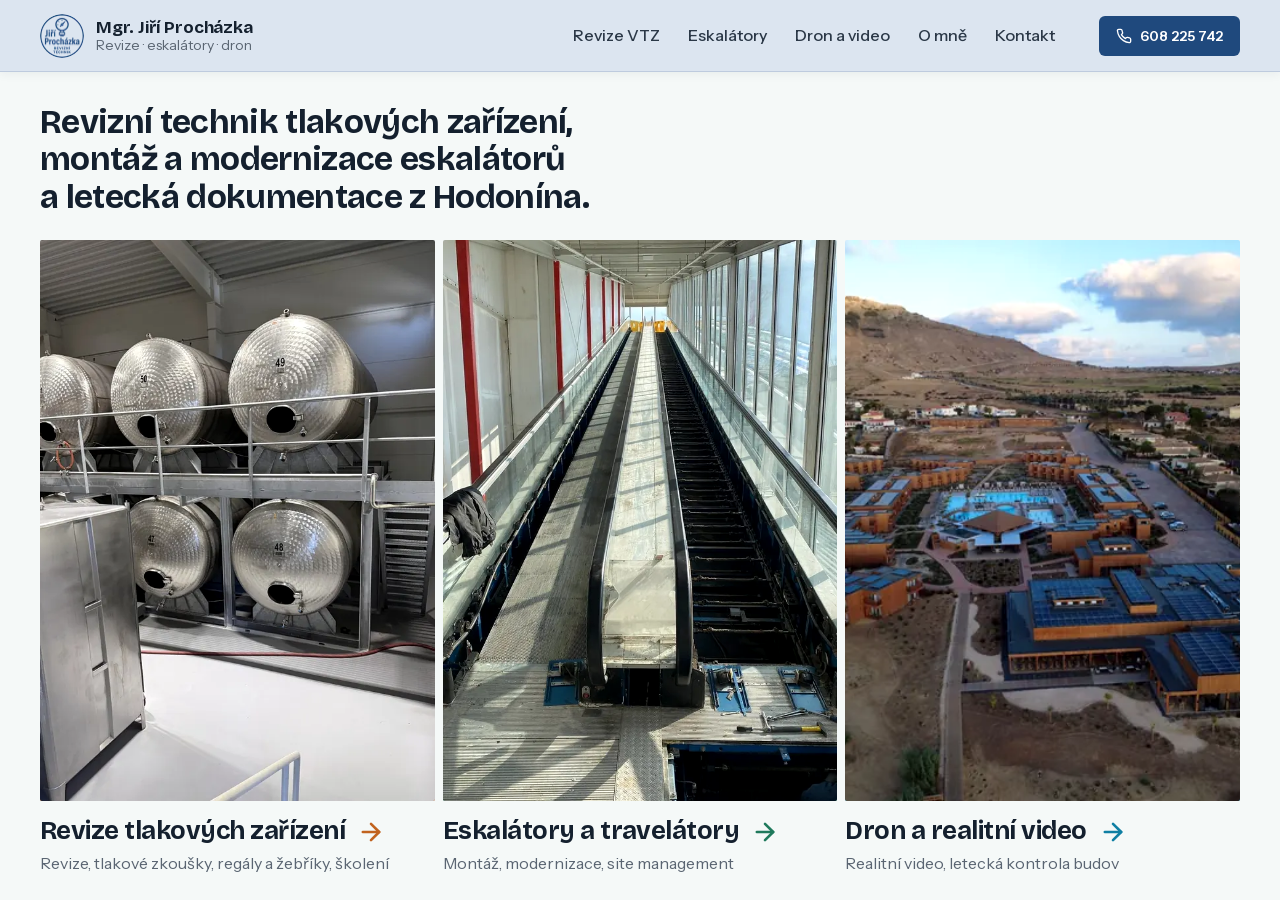
<file: index.html>
<!DOCTYPE html><html lang="cs"><head><meta charSet="utf-8"/><meta name="viewport" content="width=device-width, initial-scale=1"/><link rel="preload" href="/_next/static/media/26d0ba92e140f0dc-s.p.woff2" as="font" crossorigin="" type="font/woff2"/><link rel="preload" href="/_next/static/media/9d5a263311222317-s.p.woff2" as="font" crossorigin="" type="font/woff2"/><link rel="preload" href="/_next/static/media/adb45196eddef626-s.p.woff2" as="font" crossorigin="" type="font/woff2"/><link rel="preload" href="/_next/static/media/c7e0cf6c760983e7-s.p.woff2" as="font" crossorigin="" type="font/woff2"/><link rel="preload" as="image" href="/images/opt/logo-jp-88.webp"/><link rel="preload" as="image" imageSrcSet="/images/opt/vtz-nadoby-nerez-320.webp 320w, /images/opt/vtz-nadoby-nerez-640.webp 640w, /images/opt/vtz-nadoby-nerez-1024.webp 1024w, /images/opt/vtz-nadoby-nerez-1650.webp 1650w" imageSizes="(max-width: 899px) 100vw, 34vw" fetchPriority="high"/><link rel="preload" as="image" imageSrcSet="/images/opt/esk-travelator-koridor-320.webp 320w, /images/opt/esk-travelator-koridor-640.webp 640w, /images/opt/esk-travelator-koridor-1080.webp 1080w" imageSizes="(max-width: 899px) 100vw, 34vw" fetchPriority="high"/><link rel="preload" as="image" imageSrcSet="/images/opt/dron-dji-0034-v2-320.webp 320w, /images/opt/dron-dji-0034-v2-640.webp 640w, /images/opt/dron-dji-0034-v2-1024.webp 1024w, /images/opt/dron-dji-0034-v2-1600.webp 1600w, /images/opt/dron-dji-0034-v2-2048.webp 2048w" imageSizes="(max-width: 899px) 100vw, 34vw" fetchPriority="high"/><link rel="stylesheet" href="/_next/static/css/43b452d104a62dba.css" data-precedence="next"/><link rel="preload" as="script" fetchPriority="low" href="/_next/static/chunks/webpack-bada75e92aadddf9.js"/><script src="/_next/static/chunks/4bd1b696-dad603c0ea07dd14.js" async=""></script><script src="/_next/static/chunks/517-4344c569e0663443.js" async=""></script><script src="/_next/static/chunks/main-app-b1099514306ab924.js" async=""></script><script src="/_next/static/chunks/173-38e78c9463adde84.js" async=""></script><script src="/_next/static/chunks/app/layout-6bf4afdacef150e8.js" async=""></script><script src="/_next/static/chunks/app/page-1234e4d8355deae7.js" async=""></script><meta name="next-size-adjust" content=""/><title>Jiří Procházka | Revize tlakových zařízení, eskalátory, dron</title><meta name="description" content="Mgr. Jiří Procházka, Hodonín: revizní technik vyhrazených tlakových zařízení, montáž a modernizace eskalátorů a travelátorů, realitní video a letecká dokumentace budov dronem."/><script src="/_next/static/chunks/polyfills-42372ed130431b0a.js" noModule=""></script></head><body class="__variable_751159 __variable_0230cf"><script type="application/ld+json">{"@context":"https://schema.org","@type":"ProfessionalService","name":"Mgr. Jiří Procházka","description":"Revize tlakových zařízení, montáž a modernizace eskalátorů a travelátorů, realitní video a letecká kontrola budov dronem.","telephone":"+420608225742","email":"jprochin@seznam.cz","address":{"@type":"PostalAddress","streetAddress":"Kaskády 4434/4","addressLocality":"Hodonín","postalCode":"695 01","addressCountry":"CZ"},"url":"https://juraprochazka.cz/","areaServed":"CZ","taxID":"07675178"}</script><a class="skip-link" href="#obsah">Přeskočit na obsah</a><header class="header"><div class="container"><a class="logo" aria-label="Úvod" href="/"><img src="/images/opt/logo-jp-88.webp" alt="" width="44" height="44" style="border-radius:50%"/><span class="logo-text"><b>Mgr. Jiří Procházka</b><small>Revize · eskalátory · dron</small></span></a><nav class="nav" aria-label="Hlavní navigace"><ul><li><a href="/revize-tlakovych-zarizeni/">Revize VTZ</a></li><li><a href="/eskalatory-a-travelatory/">Eskalátory</a></li><li><a href="/dron-a-realitni-video/">Dron a video</a></li><li><a href="/o-mne/">O mně</a></li><li><a href="/kontakt/">Kontakt</a></li></ul></nav><div class="header-cta"><a class="btn btn-brand btn-sm" href="tel:+420608225742"><svg xmlns="http://www.w3.org/2000/svg" width="16" height="16" viewBox="0 0 24 24" fill="none" stroke="currentColor" stroke-width="2" stroke-linecap="round" stroke-linejoin="round" class="lucide lucide-phone" aria-hidden="true"><path d="M22 16.92v3a2 2 0 0 1-2.18 2 19.79 19.79 0 0 1-8.63-3.07 19.5 19.5 0 0 1-6-6 19.79 19.79 0 0 1-3.07-8.67A2 2 0 0 1 4.11 2h3a2 2 0 0 1 2 1.72 12.84 12.84 0 0 0 .7 2.81 2 2 0 0 1-.45 2.11L8.09 9.91a16 16 0 0 0 6 6l1.27-1.27a2 2 0 0 1 2.11-.45 12.84 12.84 0 0 0 2.81.7A2 2 0 0 1 22 16.92z"></path></svg> <!-- -->608 225 742</a></div><button type="button" class="burger" aria-expanded="false" aria-controls="mobilni-menu" aria-label="Otevřít menu"><svg xmlns="http://www.w3.org/2000/svg" width="22" height="22" viewBox="0 0 24 24" fill="none" stroke="currentColor" stroke-width="2" stroke-linecap="round" stroke-linejoin="round" class="lucide lucide-menu" aria-hidden="true"><line x1="4" x2="20" y1="12" y2="12"></line><line x1="4" x2="20" y1="6" y2="6"></line><line x1="4" x2="20" y1="18" y2="18"></line></svg></button></div></header><main class="uvod-obal" id="obsah"><div class="uvod-intro"><h1>Revizní technik tlakových zařízení, montáž a modernizace eskalátorů a letecká dokumentace z Hodonína.</h1></div><div class="uvod"><a class="dlazdice uvod-vstup" style="--karta-barva:#c1631f" href="/revize-tlakovych-zarizeni/"><div class="dlazdice-foto"><img src="/images/opt/vtz-nadoby-nerez-1650.webp" srcSet="/images/opt/vtz-nadoby-nerez-320.webp 320w, /images/opt/vtz-nadoby-nerez-640.webp 640w, /images/opt/vtz-nadoby-nerez-1024.webp 1024w, /images/opt/vtz-nadoby-nerez-1650.webp 1650w" sizes="(max-width: 899px) 100vw, 34vw" width="1650" height="2200" decoding="async" alt="Nerezové tlakové nádoby na ocelové konstrukci ve výrobní hale" fetchPriority="high" style="view-transition-name:obor-revize"/></div><div class="dlazdice-text"><h2>Revize tlakových zařízení<span class="dlazdice-sipka" aria-hidden="true"><svg xmlns="http://www.w3.org/2000/svg" width="28" height="28" viewBox="0 0 24 24" fill="none" stroke="currentColor" stroke-width="2.25" stroke-linecap="round" stroke-linejoin="round" class="lucide lucide-arrow-right"><path d="M5 12h14"></path><path d="m12 5 7 7-7 7"></path></svg></span></h2><p>Revize, tlakové zkoušky, regály a žebříky, školení</p></div></a><a class="dlazdice uvod-vstup" style="--karta-barva:#1f7a5c" href="/eskalatory-a-travelatory/"><div class="dlazdice-foto"><img src="/images/opt/esk-travelator-koridor-1080.webp" srcSet="/images/opt/esk-travelator-koridor-320.webp 320w, /images/opt/esk-travelator-koridor-640.webp 640w, /images/opt/esk-travelator-koridor-1080.webp 1080w" sizes="(max-width: 899px) 100vw, 34vw" width="1080" height="1920" decoding="async" alt="Prosklený koridor s travelátorem před dokončením montáže" fetchPriority="high" style="view-transition-name:obor-eskalatory"/></div><div class="dlazdice-text"><h2>Eskalátory a travelátory<span class="dlazdice-sipka" aria-hidden="true"><svg xmlns="http://www.w3.org/2000/svg" width="28" height="28" viewBox="0 0 24 24" fill="none" stroke="currentColor" stroke-width="2.25" stroke-linecap="round" stroke-linejoin="round" class="lucide lucide-arrow-right"><path d="M5 12h14"></path><path d="m12 5 7 7-7 7"></path></svg></span></h2><p>Montáž, modernizace, site management</p></div></a><a class="dlazdice uvod-vstup" style="--karta-barva:#0f7fa3" href="/dron-a-realitni-video/"><div class="dlazdice-foto"><img src="/images/opt/dron-dji-0034-v2-2048.webp" srcSet="/images/opt/dron-dji-0034-v2-320.webp 320w, /images/opt/dron-dji-0034-v2-640.webp 640w, /images/opt/dron-dji-0034-v2-1024.webp 1024w, /images/opt/dron-dji-0034-v2-1600.webp 1600w, /images/opt/dron-dji-0034-v2-2048.webp 2048w" sizes="(max-width: 899px) 100vw, 34vw" width="2400" height="1800" decoding="async" alt="Letecký záběr rekreačního areálu s horami na obzoru pořízený dronem" fetchPriority="high" style="view-transition-name:obor-dron"/></div><div class="dlazdice-text"><h2>Dron a realitní video<span class="dlazdice-sipka" aria-hidden="true"><svg xmlns="http://www.w3.org/2000/svg" width="28" height="28" viewBox="0 0 24 24" fill="none" stroke="currentColor" stroke-width="2.25" stroke-linecap="round" stroke-linejoin="round" class="lucide lucide-arrow-right"><path d="M5 12h14"></path><path d="m12 5 7 7-7 7"></path></svg></span></h2><p>Realitní video, letecká kontrola budov</p></div></a></div></main><script src="/_next/static/chunks/webpack-bada75e92aadddf9.js" async=""></script><script>(self.__next_f=self.__next_f||[]).push([0])</script><script>self.__next_f.push([1,"1:\"$Sreact.fragment\"\n2:I[651,[\"173\",\"static/chunks/173-38e78c9463adde84.js\",\"177\",\"static/chunks/app/layout-6bf4afdacef150e8.js\"],\"default\"]\n3:I[1229,[\"173\",\"static/chunks/173-38e78c9463adde84.js\",\"177\",\"static/chunks/app/layout-6bf4afdacef150e8.js\"],\"default\"]\n4:I[1503,[\"173\",\"static/chunks/173-38e78c9463adde84.js\",\"177\",\"static/chunks/app/layout-6bf4afdacef150e8.js\"],\"default\"]\n5:I[5244,[],\"\"]\n6:I[3866,[],\"\"]\n7:I[8173,[\"173\",\"static/chunks/173-38e78c9463adde84.js\",\"974\",\"static/chunks/app/page-1234e4d8355deae7.js\"],\"\"]\n8:I[6213,[],\"OutletBoundary\"]\na:I[6213,[],\"MetadataBoundary\"]\nc:I[6213,[],\"ViewportBoundary\"]\ne:I[4835,[],\"\"]\n:HL[\"/_next/static/media/26d0ba92e140f0dc-s.p.woff2\",\"font\",{\"crossOrigin\":\"\",\"type\":\"font/woff2\"}]\n:HL[\"/_next/static/media/9d5a263311222317-s.p.woff2\",\"font\",{\"crossOrigin\":\"\",\"type\":\"font/woff2\"}]\n:HL[\"/_next/static/media/adb45196eddef626-s.p.woff2\",\"font\",{\"crossOrigin\":\"\",\"type\":\"font/woff2\"}]\n:HL[\"/_next/static/media/c7e0cf6c760983e7-s.p.woff2\",\"font\",{\"crossOrigin\":\"\",\"type\":\"font/woff2\"}]\n:HL[\"/_next/static/css/43b452d104a62dba.css\",\"style\"]\n"])</script><script>self.__next_f.push([1,"0:{\"P\":null,\"b\":\"mbRyZZptxfHB3CLZPEpTm\",\"p\":\"\",\"c\":[\"\",\"\"],\"i\":false,\"f\":[[[\"\",{\"children\":[\"__PAGE__\",{}]},\"$undefined\",\"$undefined\",true],[\"\",[\"$\",\"$1\",\"c\",{\"children\":[[[\"$\",\"link\",\"0\",{\"rel\":\"stylesheet\",\"href\":\"/_next/static/css/43b452d104a62dba.css\",\"precedence\":\"next\",\"crossOrigin\":\"$undefined\",\"nonce\":\"$undefined\"}]],[\"$\",\"html\",null,{\"lang\":\"cs\",\"children\":[\"$\",\"body\",null,{\"className\":\"__variable_751159 __variable_0230cf\",\"children\":[[\"$\",\"script\",null,{\"type\":\"application/ld+json\",\"dangerouslySetInnerHTML\":{\"__html\":\"{\\\"@context\\\":\\\"https://schema.org\\\",\\\"@type\\\":\\\"ProfessionalService\\\",\\\"name\\\":\\\"Mgr. Jiří Procházka\\\",\\\"description\\\":\\\"Revize tlakových zařízení, montáž a modernizace eskalátorů a travelátorů, realitní video a letecká kontrola budov dronem.\\\",\\\"telephone\\\":\\\"+420608225742\\\",\\\"email\\\":\\\"jprochin@seznam.cz\\\",\\\"address\\\":{\\\"@type\\\":\\\"PostalAddress\\\",\\\"streetAddress\\\":\\\"Kaskády 4434/4\\\",\\\"addressLocality\\\":\\\"Hodonín\\\",\\\"postalCode\\\":\\\"695 01\\\",\\\"addressCountry\\\":\\\"CZ\\\"},\\\"url\\\":\\\"https://juraprochazka.cz/\\\",\\\"areaServed\\\":\\\"CZ\\\",\\\"taxID\\\":\\\"07675178\\\"}\"}}],[\"$\",\"$L2\",null,{}],[\"$\",\"a\",null,{\"className\":\"skip-link\",\"href\":\"#obsah\",\"children\":\"Přeskočit na obsah\"}],[\"$\",\"header\",null,{\"className\":\"header\",\"children\":[\"$\",\"div\",null,{\"className\":\"container\",\"children\":[[\"$\",\"$L3\",null,{}],[\"$\",\"$L4\",null,{\"nav\":[{\"href\":\"/revize-tlakovych-zarizeni/\",\"label\":\"Revize VTZ\"},{\"href\":\"/eskalatory-a-travelatory/\",\"label\":\"Eskalátory\"},{\"href\":\"/dron-a-realitni-video/\",\"label\":\"Dron a video\"},{\"href\":\"/o-mne/\",\"label\":\"O mně\"},{\"href\":\"/kontakt/\",\"label\":\"Kontakt\"}],\"tel\":\"608 225 742\",\"telIntl\":\"+420608225742\",\"email\":\"jprochin@seznam.cz\"}]]}]}],[\"$\",\"$L5\",null,{\"parallelRouterKey\":\"children\",\"segmentPath\":[\"children\"],\"error\":\"$undefined\",\"errorStyles\":\"$undefined\",\"errorScripts\":\"$undefined\",\"template\":[\"$\",\"$L6\",null,{}],\"templateStyles\":\"$undefined\",\"templateScripts\":\"$undefined\",\"notFound\":[[],[[\"$\",\"main\",null,{\"id\":\"obsah\",\"className\":\"section\",\"style\":{\"minHeight\":\"60svh\"},\"children\":[\"$\",\"div\",null,{\"className\":\"container text-blok\",\"children\":[[\"$\",\"h1\",null,{\"style\":{\"fontSize\":\"var(--fs-2xl)\"},\"children\":\"Stránka nenalezena\"}],[\"$\",\"p\",null,{\"children\":\"Tahle adresa na webu není. Vyberte obor na úvodní stránce nebo mi rovnou zavolejte.\"}],[\"$\",\"$L7\",null,{\"href\":\"/\",\"className\":\"btn btn-brand\",\"children\":\"Na úvod\"}]]}]}],[\"$\",\"footer\",null,{\"className\":\"footer\",\"children\":[[\"$\",\"div\",null,{\"className\":\"container\",\"children\":[[\"$\",\"div\",null,{\"children\":[[\"$\",\"h3\",null,{\"children\":\"Mgr. Jiří Procházka\"}],[\"$\",\"p\",null,{\"children\":\"Revizní technik vyhrazených tlakových zařízení. Montáž a modernizace eskalátorů a travelátorů. Realitní video a letecká dokumentace budov dronem.\"}],[\"$\",\"p\",null,{\"style\":{\"marginTop\":\"var(--sp-3)\"},\"children\":[\"Kaskády 4434/4, 695 01 Hodonín\",[\"$\",\"br\",null,{}],\"IČO \",\"07675178\",\", fyzická osoba podnikající podle živnostenského zákona\"]}]]}],[\"$\",\"div\",null,{\"children\":[[\"$\",\"h3\",null,{\"children\":\"Obory\"}],[\"$\",\"ul\",null,{\"children\":[[\"$\",\"li\",\"revize\",{\"children\":[\"$\",\"$L7\",null,{\"href\":\"/revize-tlakovych-zarizeni/\",\"children\":\"Revize tlakových zařízení\"}]}],[\"$\",\"li\",\"eskalatory\",{\"children\":[\"$\",\"$L7\",null,{\"href\":\"/eskalatory-a-travelatory/\",\"children\":\"Eskalátory a travelátory\"}]}],[\"$\",\"li\",\"dron\",{\"children\":[\"$\",\"$L7\",null,{\"href\":\"/dron-a-realitni-video/\",\"children\":\"Dron a realitní video\"}]}]]}]]}],[\"$\",\"div\",null,{\"children\":[[\"$\",\"h3\",null,{\"children\":\"Kontakt\"}],[\"$\",\"ul\",null,{\"children\":[[\"$\",\"li\",null,{\"children\":[\"$\",\"a\",null,{\"href\":\"tel:+420608225742\",\"children\":\"608 225 742\"}]}],[\"$\",\"li\",null,{\"children\":[\"$\",\"a\",null,{\"href\":\"mailto:jprochin@seznam.cz\",\"children\":\"jprochin@seznam.cz\"}]}],[\"$\",\"li\",null,{\"children\":[\"$\",\"$L7\",null,{\"href\":\"/o-mne/\",\"children\":\"O mně a osvědčení\"}]}],[\"$\",\"li\",null,{\"children\":[\"$\",\"$L7\",null,{\"href\":\"/gdpr/\",\"children\":\"Ochrana osobních údajů\"}]}]]}]]}]]}],[\"$\",\"div\",null,{\"className\":\"footer-pata\",\"children\":[[\"$\",\"span\",null,{\"children\":[\"© \",2026,\" \",\"Mgr. Jiří Procházka\"]}],[\"$\",\"span\",null,{\"children\":\"Web neukládá cookies a nepoužívá sledovací nástroje.\"}]]}]]}]]],\"forbidden\":\"$undefined\",\"unauthorized\":\"$undefined\"}]]}]}]]}],{\"children\":[\"__PAGE__\",[\"$\",\"$1\",\"c\",{\"children\":[[\"$\",\"main\",null,{\"className\":\"uvod-obal\",\"id\":\"obsah\",\"children\":[[\"$\",\"div\",null,{\"className\":\"uvod-intro\",\"children\":[\"$\",\"h1\",null,{\"children\":\"Revizní technik tlakových zařízení, montáž a modernizace eskalátorů a letecká dokumentace z Hodonína.\"}]}],[\"$\",\"div\",null,{\"className\":\"uvod\",\"children\":[[\"$\",\"$L7\",\"revize\",{\"href\":\"/revize-tlakovych-zarizeni/\",\"className\":\"dlazdice uvod-vstup\",\"style\":{\"--karta-barva\":\"#c1631f\"},\"children\":[[\"$\",\"div\",null,{\"className\":\"dlazdice-foto\",\"children\":[\"$\",\"img\",null,{\"src\":\"/images/opt/vtz-nadoby-nerez-1650.webp\",\"srcSet\":\"/images/opt/vtz-nadoby-nerez-320.webp 320w, /images/opt/vtz-nadoby-nerez-640.webp 640w, /images/opt/vtz-nadoby-nerez-1024.webp 1024w, /images/opt/vtz-nadoby-nerez-1650.webp 1650w\",\"sizes\":\"(max-width: 899px) 100vw, 34vw\",\"width\":1650,\"height\":2200,\"decoding\":\"async\",\"alt\":\"Nerezové tlakové nádoby na ocelové konstrukci ve výrobní hale\",\"fetchPriority\":\"high\",\"style\":{\"viewTransitionName\":\"obor-revize\"}}]}],[\"$\",\"div\",null,{\"className\":\"dlazdice-text\",\"children\":[[\"$\",\"h2\",null,{\"children\":[\"Revize tlakových zařízení\",[\"$\",\"span\",null,{\"className\":\"dlazdice-sipka\",\"aria-hidden\":true,\"children\":[\"$\",\"svg\",null,{\"ref\":\"$undefined\",\"xmlns\":\"http://www.w3.org/2000/svg\",\"width\":28,\"height\":28,\"viewBox\":\"0 0 24 24\",\"fill\":\"none\",\"stroke\":\"currentColor\",\"strokeWidth\":2.25,\"strokeLinecap\":\"round\",\"strokeLinejoin\":\"round\",\"className\":\"lucide lucide-arrow-right\",\"children\":[[\"$\",\"path\",\"1ays0h\",{\"d\":\"M5 12h14\"}],[\"$\",\"path\",\"xquz4c\",{\"d\":\"m12 5 7 7-7 7\"}],\"$undefined\"]}]}]]}],[\"$\",\"p\",null,{\"children\":\"Revize, tlakové zkoušky, regály a žebříky, školení\"}]]}]]}],[\"$\",\"$L7\",\"eskalatory\",{\"href\":\"/eskalatory-a-travelatory/\",\"className\":\"dlazdice uvod-vstup\",\"style\":{\"--karta-barva\":\"#1f7a5c\"},\"children\":[[\"$\",\"div\",null,{\"className\":\"dlazdice-foto\",\"children\":[\"$\",\"img\",null,{\"src\":\"/images/opt/esk-travelator-koridor-1080.webp\",\"srcSet\":\"/images/opt/esk-travelator-koridor-320.webp 320w, /images/opt/esk-travelator-koridor-640.webp 640w, /images/opt/esk-travelator-koridor-1080.webp 1080w\",\"sizes\":\"(max-width: 899px) 100vw, 34vw\",\"width\":1080,\"height\":1920,\"decoding\":\"async\",\"alt\":\"Prosklený koridor s travelátorem před dokončením montáže\",\"fetchPriority\":\"high\",\"style\":{\"viewTransitionName\":\"obor-eskalatory\"}}]}],[\"$\",\"div\",null,{\"className\":\"dlazdice-text\",\"children\":[[\"$\",\"h2\",null,{\"children\":[\"Eskalátory a travelátory\",[\"$\",\"span\",null,{\"className\":\"dlazdice-sipka\",\"aria-hidden\":true,\"children\":[\"$\",\"svg\",null,{\"ref\":\"$undefined\",\"xmlns\":\"http://www.w3.org/2000/svg\",\"width\":28,\"height\":28,\"viewBox\":\"0 0 24 24\",\"fill\":\"none\",\"stroke\":\"currentColor\",\"strokeWidth\":2.25,\"strokeLinecap\":\"round\",\"strokeLinejoin\":\"round\",\"className\":\"lucide lucide-arrow-right\",\"children\":[[\"$\",\"path\",\"1ays0h\",{\"d\":\"M5 12h14\"}],[\"$\",\"path\",\"xquz4c\",{\"d\":\"m12 5 7 7-7 7\"}],\"$undefined\"]}]}]]}],[\"$\",\"p\",null,{\"children\":\"Montáž, modernizace, site management\"}]]}]]}],[\"$\",\"$L7\",\"dron\",{\"href\":\"/dron-a-realitni-video/\",\"className\":\"dlazdice uvod-vstup\",\"style\":{\"--karta-barva\":\"#0f7fa3\"},\"children\":[[\"$\",\"div\",null,{\"className\":\"dlazdice-foto\",\"children\":[\"$\",\"img\",null,{\"src\":\"/images/opt/dron-dji-0034-v2-2048.webp\",\"srcSet\":\"/images/opt/dron-dji-0034-v2-320.webp 320w, /images/opt/dron-dji-0034-v2-640.webp 640w, /images/opt/dron-dji-0034-v2-1024.webp 1024w, /images/opt/dron-dji-0034-v2-1600.webp 1600w, /images/opt/dron-dji-0034-v2-2048.webp 2048w\",\"sizes\":\"(max-width: 899px) 100vw, 34vw\",\"width\":2400,\"height\":1800,\"decoding\":\"async\",\"alt\":\"Letecký záběr rekreačního areálu s horami na obzoru pořízený dronem\",\"fetchPriority\":\"high\",\"style\":{\"viewTransitionName\":\"obor-dron\"}}]}],[\"$\",\"div\",null,{\"className\":\"dlazdice-text\",\"children\":[[\"$\",\"h2\",null,{\"children\":[\"Dron a realitní video\",[\"$\",\"span\",null,{\"className\":\"dlazdice-sipka\",\"aria-hidden\":true,\"children\":[\"$\",\"svg\",null,{\"ref\":\"$undefined\",\"xmlns\":\"http://www.w3.org/2000/svg\",\"width\":28,\"height\":28,\"viewBox\":\"0 0 24 24\",\"fill\":\"none\",\"stroke\":\"currentColor\",\"strokeWidth\":2.25,\"strokeLinecap\":\"round\",\"strokeLinejoin\":\"round\",\"className\":\"lucide lucide-arrow-right\",\"children\":[[\"$\",\"path\",\"1ays0h\",{\"d\":\"M5 12h14\"}],[\"$\",\"path\",\"xquz4c\",{\"d\":\"m12 5 7 7-7 7\"}],\"$undefined\"]}]}]]}],[\"$\",\"p\",null,{\"children\":\"Realitní video, letecká kontrola budov\"}]]}]]}]]}]]}],null,[\"$\",\"$L8\",null,{\"children\":\"$L9\"}]]}],{},null,false]},null,false],[\"$\",\"$1\",\"h\",{\"children\":[null,[\"$\",\"$1\",\"7EFSHxOi3lSS1ZcMwG-FJ\",{\"children\":[[\"$\",\"$La\",null,{\"children\":\"$Lb\"}],[\"$\",\"$Lc\",null,{\"children\":\"$Ld\"}],[\"$\",\"meta\",null,{\"name\":\"next-size-adjust\",\"content\":\"\"}]]}]]}],false]],\"m\":\"$undefined\",\"G\":[\"$e\",\"$undefined\"],\"s\":false,\"S\":true}\n"])</script><script>self.__next_f.push([1,"d:[[\"$\",\"meta\",\"0\",{\"name\":\"viewport\",\"content\":\"width=device-width, initial-scale=1\"}]]\nb:[[\"$\",\"meta\",\"0\",{\"charSet\":\"utf-8\"}],[\"$\",\"title\",\"1\",{\"children\":\"Jiří Procházka | Revize tlakových zařízení, eskalátory, dron\"}],[\"$\",\"meta\",\"2\",{\"name\":\"description\",\"content\":\"Mgr. Jiří Procházka, Hodonín: revizní technik vyhrazených tlakových zařízení, montáž a modernizace eskalátorů a travelátorů, realitní video a letecká dokumentace budov dronem.\"}]]\n"])</script><script>self.__next_f.push([1,"9:null\n"])</script></body></html>
</file>
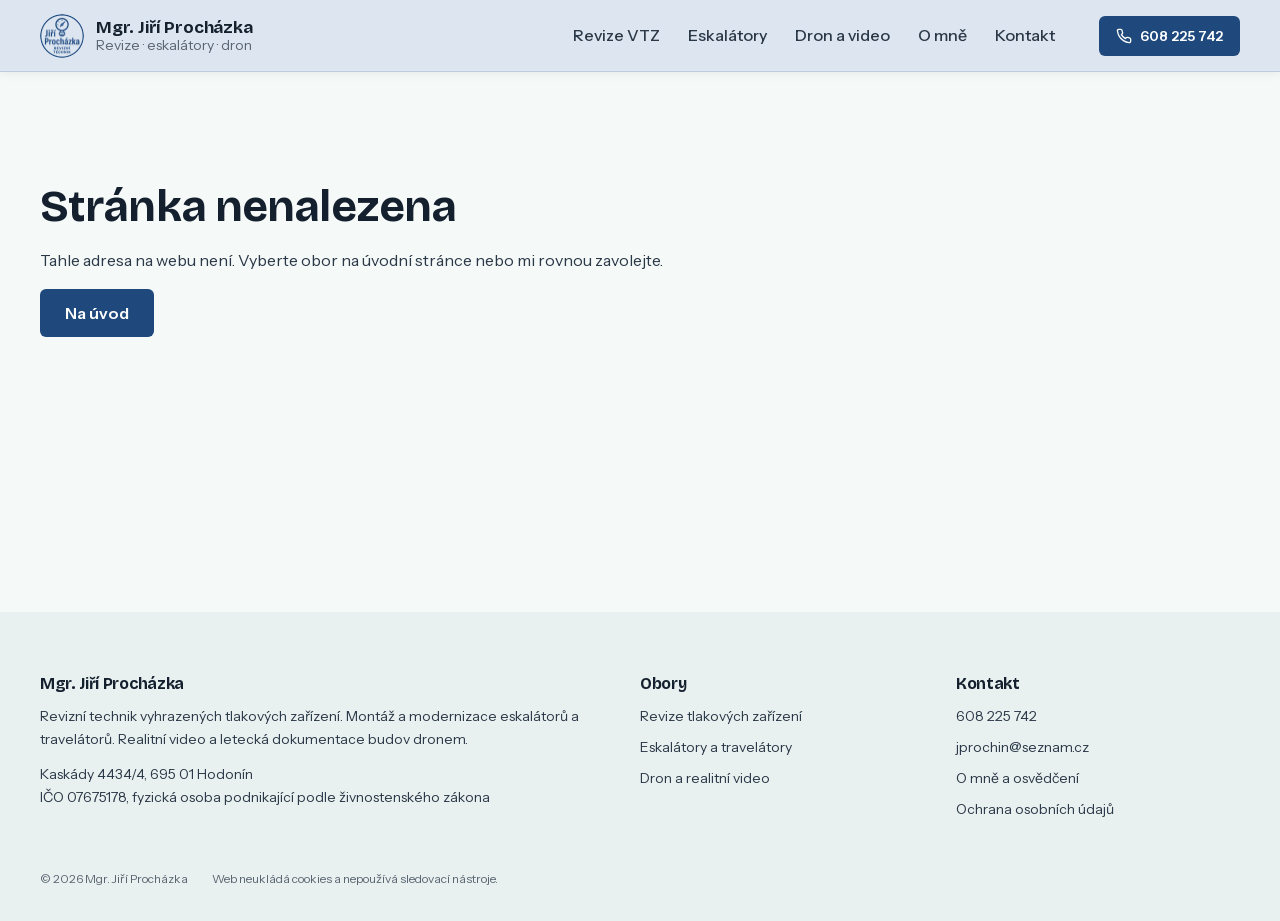
<file: 404/index.html>
<!DOCTYPE html><html lang="cs"><head><meta charSet="utf-8"/><meta name="viewport" content="width=device-width, initial-scale=1"/><link rel="preload" href="/_next/static/media/26d0ba92e140f0dc-s.p.woff2" as="font" crossorigin="" type="font/woff2"/><link rel="preload" href="/_next/static/media/9d5a263311222317-s.p.woff2" as="font" crossorigin="" type="font/woff2"/><link rel="preload" href="/_next/static/media/adb45196eddef626-s.p.woff2" as="font" crossorigin="" type="font/woff2"/><link rel="preload" href="/_next/static/media/c7e0cf6c760983e7-s.p.woff2" as="font" crossorigin="" type="font/woff2"/><link rel="preload" as="image" href="/images/opt/logo-jp-88.webp"/><link rel="stylesheet" href="/_next/static/css/43b452d104a62dba.css" data-precedence="next"/><link rel="preload" as="script" fetchPriority="low" href="/_next/static/chunks/webpack-bada75e92aadddf9.js"/><script src="/_next/static/chunks/4bd1b696-dad603c0ea07dd14.js" async=""></script><script src="/_next/static/chunks/517-4344c569e0663443.js" async=""></script><script src="/_next/static/chunks/main-app-b1099514306ab924.js" async=""></script><script src="/_next/static/chunks/173-38e78c9463adde84.js" async=""></script><script src="/_next/static/chunks/app/layout-6bf4afdacef150e8.js" async=""></script><script src="/_next/static/chunks/app/page-1234e4d8355deae7.js" async=""></script><meta name="robots" content="noindex"/><meta name="next-size-adjust" content=""/><title>Jiří Procházka | Revize tlakových zařízení, eskalátory, dron</title><meta name="description" content="Mgr. Jiří Procházka, Hodonín: revizní technik vyhrazených tlakových zařízení, montáž a modernizace eskalátorů a travelátorů, realitní video a letecká dokumentace budov dronem."/><script src="/_next/static/chunks/polyfills-42372ed130431b0a.js" noModule=""></script></head><body class="__variable_751159 __variable_0230cf"><script type="application/ld+json">{"@context":"https://schema.org","@type":"ProfessionalService","name":"Mgr. Jiří Procházka","description":"Revize tlakových zařízení, montáž a modernizace eskalátorů a travelátorů, realitní video a letecká kontrola budov dronem.","telephone":"+420608225742","email":"jprochin@seznam.cz","address":{"@type":"PostalAddress","streetAddress":"Kaskády 4434/4","addressLocality":"Hodonín","postalCode":"695 01","addressCountry":"CZ"},"url":"https://juraprochazka.cz/","areaServed":"CZ","taxID":"07675178"}</script><a class="skip-link" href="#obsah">Přeskočit na obsah</a><header class="header"><div class="container"><a class="logo" aria-label="Úvod" href="/"><img src="/images/opt/logo-jp-88.webp" alt="" width="44" height="44" style="border-radius:50%"/><span class="logo-text"><b>Mgr. Jiří Procházka</b><small>Revize · eskalátory · dron</small></span></a><nav class="nav" aria-label="Hlavní navigace"><ul><li><a href="/revize-tlakovych-zarizeni/">Revize VTZ</a></li><li><a href="/eskalatory-a-travelatory/">Eskalátory</a></li><li><a href="/dron-a-realitni-video/">Dron a video</a></li><li><a href="/o-mne/">O mně</a></li><li><a href="/kontakt/">Kontakt</a></li></ul></nav><div class="header-cta"><a class="btn btn-brand btn-sm" href="tel:+420608225742"><svg xmlns="http://www.w3.org/2000/svg" width="16" height="16" viewBox="0 0 24 24" fill="none" stroke="currentColor" stroke-width="2" stroke-linecap="round" stroke-linejoin="round" class="lucide lucide-phone" aria-hidden="true"><path d="M22 16.92v3a2 2 0 0 1-2.18 2 19.79 19.79 0 0 1-8.63-3.07 19.5 19.5 0 0 1-6-6 19.79 19.79 0 0 1-3.07-8.67A2 2 0 0 1 4.11 2h3a2 2 0 0 1 2 1.72 12.84 12.84 0 0 0 .7 2.81 2 2 0 0 1-.45 2.11L8.09 9.91a16 16 0 0 0 6 6l1.27-1.27a2 2 0 0 1 2.11-.45 12.84 12.84 0 0 0 2.81.7A2 2 0 0 1 22 16.92z"></path></svg> <!-- -->608 225 742</a></div><button type="button" class="burger" aria-expanded="false" aria-controls="mobilni-menu" aria-label="Otevřít menu"><svg xmlns="http://www.w3.org/2000/svg" width="22" height="22" viewBox="0 0 24 24" fill="none" stroke="currentColor" stroke-width="2" stroke-linecap="round" stroke-linejoin="round" class="lucide lucide-menu" aria-hidden="true"><line x1="4" x2="20" y1="12" y2="12"></line><line x1="4" x2="20" y1="6" y2="6"></line><line x1="4" x2="20" y1="18" y2="18"></line></svg></button></div></header><main id="obsah" class="section" style="min-height:60svh"><div class="container text-blok"><h1 style="font-size:var(--fs-2xl)">Stránka nenalezena</h1><p>Tahle adresa na webu není. Vyberte obor na úvodní stránce nebo mi rovnou zavolejte.</p><a class="btn btn-brand" href="/">Na úvod</a></div></main><footer class="footer"><div class="container"><div><h3>Mgr. Jiří Procházka</h3><p>Revizní technik vyhrazených tlakových zařízení. Montáž a modernizace eskalátorů a travelátorů. Realitní video a letecká dokumentace budov dronem.</p><p style="margin-top:var(--sp-3)">Kaskády 4434/4, 695 01 Hodonín<br/>IČO <!-- -->07675178<!-- -->, fyzická osoba podnikající podle živnostenského zákona</p></div><div><h3>Obory</h3><ul><li><a href="/revize-tlakovych-zarizeni/">Revize tlakových zařízení</a></li><li><a href="/eskalatory-a-travelatory/">Eskalátory a travelátory</a></li><li><a href="/dron-a-realitni-video/">Dron a realitní video</a></li></ul></div><div><h3>Kontakt</h3><ul><li><a href="tel:+420608225742">608 225 742</a></li><li><a href="mailto:jprochin@seznam.cz">jprochin@seznam.cz</a></li><li><a href="/o-mne/">O mně a osvědčení</a></li><li><a href="/gdpr/">Ochrana osobních údajů</a></li></ul></div></div><div class="footer-pata"><span>© <!-- -->2026<!-- --> <!-- -->Mgr. Jiří Procházka</span><span>Web neukládá cookies a nepoužívá sledovací nástroje.</span></div></footer><script src="/_next/static/chunks/webpack-bada75e92aadddf9.js" async=""></script><script>(self.__next_f=self.__next_f||[]).push([0])</script><script>self.__next_f.push([1,"1:\"$Sreact.fragment\"\n2:I[651,[\"173\",\"static/chunks/173-38e78c9463adde84.js\",\"177\",\"static/chunks/app/layout-6bf4afdacef150e8.js\"],\"default\"]\n3:I[1229,[\"173\",\"static/chunks/173-38e78c9463adde84.js\",\"177\",\"static/chunks/app/layout-6bf4afdacef150e8.js\"],\"default\"]\n4:I[1503,[\"173\",\"static/chunks/173-38e78c9463adde84.js\",\"177\",\"static/chunks/app/layout-6bf4afdacef150e8.js\"],\"default\"]\n5:I[5244,[],\"\"]\n6:I[3866,[],\"\"]\n7:I[8173,[\"173\",\"static/chunks/173-38e78c9463adde84.js\",\"974\",\"static/chunks/app/page-1234e4d8355deae7.js\"],\"\"]\n8:I[6213,[],\"OutletBoundary\"]\na:I[6213,[],\"MetadataBoundary\"]\nc:I[6213,[],\"ViewportBoundary\"]\ne:I[4835,[],\"\"]\n:HL[\"/_next/static/media/26d0ba92e140f0dc-s.p.woff2\",\"font\",{\"crossOrigin\":\"\",\"type\":\"font/woff2\"}]\n:HL[\"/_next/static/media/9d5a263311222317-s.p.woff2\",\"font\",{\"crossOrigin\":\"\",\"type\":\"font/woff2\"}]\n:HL[\"/_next/static/media/adb45196eddef626-s.p.woff2\",\"font\",{\"crossOrigin\":\"\",\"type\":\"font/woff2\"}]\n:HL[\"/_next/static/media/c7e0cf6c760983e7-s.p.woff2\",\"font\",{\"crossOrigin\":\"\",\"type\":\"font/woff2\"}]\n:HL[\"/_next/static/css/43b452d104a62dba.css\",\"style\"]\n"])</script><script>self.__next_f.push([1,"0:{\"P\":null,\"b\":\"mbRyZZptxfHB3CLZPEpTm\",\"p\":\"\",\"c\":[\"\",\"_not-found\",\"\"],\"i\":false,\"f\":[[[\"\",{\"children\":[\"/_not-found\",{\"children\":[\"__PAGE__\",{}]}]},\"$undefined\",\"$undefined\",true],[\"\",[\"$\",\"$1\",\"c\",{\"children\":[[[\"$\",\"link\",\"0\",{\"rel\":\"stylesheet\",\"href\":\"/_next/static/css/43b452d104a62dba.css\",\"precedence\":\"next\",\"crossOrigin\":\"$undefined\",\"nonce\":\"$undefined\"}]],[\"$\",\"html\",null,{\"lang\":\"cs\",\"children\":[\"$\",\"body\",null,{\"className\":\"__variable_751159 __variable_0230cf\",\"children\":[[\"$\",\"script\",null,{\"type\":\"application/ld+json\",\"dangerouslySetInnerHTML\":{\"__html\":\"{\\\"@context\\\":\\\"https://schema.org\\\",\\\"@type\\\":\\\"ProfessionalService\\\",\\\"name\\\":\\\"Mgr. Jiří Procházka\\\",\\\"description\\\":\\\"Revize tlakových zařízení, montáž a modernizace eskalátorů a travelátorů, realitní video a letecká kontrola budov dronem.\\\",\\\"telephone\\\":\\\"+420608225742\\\",\\\"email\\\":\\\"jprochin@seznam.cz\\\",\\\"address\\\":{\\\"@type\\\":\\\"PostalAddress\\\",\\\"streetAddress\\\":\\\"Kaskády 4434/4\\\",\\\"addressLocality\\\":\\\"Hodonín\\\",\\\"postalCode\\\":\\\"695 01\\\",\\\"addressCountry\\\":\\\"CZ\\\"},\\\"url\\\":\\\"https://juraprochazka.cz/\\\",\\\"areaServed\\\":\\\"CZ\\\",\\\"taxID\\\":\\\"07675178\\\"}\"}}],[\"$\",\"$L2\",null,{}],[\"$\",\"a\",null,{\"className\":\"skip-link\",\"href\":\"#obsah\",\"children\":\"Přeskočit na obsah\"}],[\"$\",\"header\",null,{\"className\":\"header\",\"children\":[\"$\",\"div\",null,{\"className\":\"container\",\"children\":[[\"$\",\"$L3\",null,{}],[\"$\",\"$L4\",null,{\"nav\":[{\"href\":\"/revize-tlakovych-zarizeni/\",\"label\":\"Revize VTZ\"},{\"href\":\"/eskalatory-a-travelatory/\",\"label\":\"Eskalátory\"},{\"href\":\"/dron-a-realitni-video/\",\"label\":\"Dron a video\"},{\"href\":\"/o-mne/\",\"label\":\"O mně\"},{\"href\":\"/kontakt/\",\"label\":\"Kontakt\"}],\"tel\":\"608 225 742\",\"telIntl\":\"+420608225742\",\"email\":\"jprochin@seznam.cz\"}]]}]}],[\"$\",\"$L5\",null,{\"parallelRouterKey\":\"children\",\"segmentPath\":[\"children\"],\"error\":\"$undefined\",\"errorStyles\":\"$undefined\",\"errorScripts\":\"$undefined\",\"template\":[\"$\",\"$L6\",null,{}],\"templateStyles\":\"$undefined\",\"templateScripts\":\"$undefined\",\"notFound\":[[],[[\"$\",\"main\",null,{\"id\":\"obsah\",\"className\":\"section\",\"style\":{\"minHeight\":\"60svh\"},\"children\":[\"$\",\"div\",null,{\"className\":\"container text-blok\",\"children\":[[\"$\",\"h1\",null,{\"style\":{\"fontSize\":\"var(--fs-2xl)\"},\"children\":\"Stránka nenalezena\"}],[\"$\",\"p\",null,{\"children\":\"Tahle adresa na webu není. Vyberte obor na úvodní stránce nebo mi rovnou zavolejte.\"}],[\"$\",\"$L7\",null,{\"href\":\"/\",\"className\":\"btn btn-brand\",\"children\":\"Na úvod\"}]]}]}],[\"$\",\"footer\",null,{\"className\":\"footer\",\"children\":[[\"$\",\"div\",null,{\"className\":\"container\",\"children\":[[\"$\",\"div\",null,{\"children\":[[\"$\",\"h3\",null,{\"children\":\"Mgr. Jiří Procházka\"}],[\"$\",\"p\",null,{\"children\":\"Revizní technik vyhrazených tlakových zařízení. Montáž a modernizace eskalátorů a travelátorů. Realitní video a letecká dokumentace budov dronem.\"}],[\"$\",\"p\",null,{\"style\":{\"marginTop\":\"var(--sp-3)\"},\"children\":[\"Kaskády 4434/4, 695 01 Hodonín\",[\"$\",\"br\",null,{}],\"IČO \",\"07675178\",\", fyzická osoba podnikající podle živnostenského zákona\"]}]]}],[\"$\",\"div\",null,{\"children\":[[\"$\",\"h3\",null,{\"children\":\"Obory\"}],[\"$\",\"ul\",null,{\"children\":[[\"$\",\"li\",\"revize\",{\"children\":[\"$\",\"$L7\",null,{\"href\":\"/revize-tlakovych-zarizeni/\",\"children\":\"Revize tlakových zařízení\"}]}],[\"$\",\"li\",\"eskalatory\",{\"children\":[\"$\",\"$L7\",null,{\"href\":\"/eskalatory-a-travelatory/\",\"children\":\"Eskalátory a travelátory\"}]}],[\"$\",\"li\",\"dron\",{\"children\":[\"$\",\"$L7\",null,{\"href\":\"/dron-a-realitni-video/\",\"children\":\"Dron a realitní video\"}]}]]}]]}],[\"$\",\"div\",null,{\"children\":[[\"$\",\"h3\",null,{\"children\":\"Kontakt\"}],[\"$\",\"ul\",null,{\"children\":[[\"$\",\"li\",null,{\"children\":[\"$\",\"a\",null,{\"href\":\"tel:+420608225742\",\"children\":\"608 225 742\"}]}],[\"$\",\"li\",null,{\"children\":[\"$\",\"a\",null,{\"href\":\"mailto:jprochin@seznam.cz\",\"children\":\"jprochin@seznam.cz\"}]}],[\"$\",\"li\",null,{\"children\":[\"$\",\"$L7\",null,{\"href\":\"/o-mne/\",\"children\":\"O mně a osvědčení\"}]}],[\"$\",\"li\",null,{\"children\":[\"$\",\"$L7\",null,{\"href\":\"/gdpr/\",\"children\":\"Ochrana osobních údajů\"}]}]]}]]}]]}],[\"$\",\"div\",null,{\"className\":\"footer-pata\",\"children\":[[\"$\",\"span\",null,{\"children\":[\"© \",2026,\" \",\"Mgr. Jiří Procházka\"]}],[\"$\",\"span\",null,{\"children\":\"Web neukládá cookies a nepoužívá sledovací nástroje.\"}]]}]]}]]],\"forbidden\":\"$undefined\",\"unauthorized\":\"$undefined\"}]]}]}]]}],{\"children\":[\"/_not-found\",[\"$\",\"$1\",\"c\",{\"children\":[null,[\"$\",\"$L5\",null,{\"parallelRouterKey\":\"children\",\"segmentPath\":[\"children\",\"/_not-found\",\"children\"],\"error\":\"$undefined\",\"errorStyles\":\"$undefined\",\"errorScripts\":\"$undefined\",\"template\":[\"$\",\"$L6\",null,{}],\"templateStyles\":\"$undefined\",\"templateScripts\":\"$undefined\",\"notFound\":\"$undefined\",\"forbidden\":\"$undefined\",\"unauthorized\":\"$undefined\"}]]}],{\"children\":[\"__PAGE__\",[\"$\",\"$1\",\"c\",{\"children\":[[[\"$\",\"main\",null,{\"id\":\"obsah\",\"className\":\"section\",\"style\":{\"minHeight\":\"60svh\"},\"children\":[\"$\",\"div\",null,{\"className\":\"container text-blok\",\"children\":[[\"$\",\"h1\",null,{\"style\":{\"fontSize\":\"var(--fs-2xl)\"},\"children\":\"Stránka nenalezena\"}],[\"$\",\"p\",null,{\"children\":\"Tahle adresa na webu není. Vyberte obor na úvodní stránce nebo mi rovnou zavolejte.\"}],[\"$\",\"$L7\",null,{\"href\":\"/\",\"className\":\"btn btn-brand\",\"children\":\"Na úvod\"}]]}]}],[\"$\",\"footer\",null,{\"className\":\"footer\",\"children\":[[\"$\",\"div\",null,{\"className\":\"container\",\"children\":[[\"$\",\"div\",null,{\"children\":[[\"$\",\"h3\",null,{\"children\":\"Mgr. Jiří Procházka\"}],[\"$\",\"p\",null,{\"children\":\"Revizní technik vyhrazených tlakových zařízení. Montáž a modernizace eskalátorů a travelátorů. Realitní video a letecká dokumentace budov dronem.\"}],[\"$\",\"p\",null,{\"style\":{\"marginTop\":\"var(--sp-3)\"},\"children\":[\"Kaskády 4434/4, 695 01 Hodonín\",[\"$\",\"br\",null,{}],\"IČO \",\"07675178\",\", fyzická osoba podnikající podle živnostenského zákona\"]}]]}],[\"$\",\"div\",null,{\"children\":[[\"$\",\"h3\",null,{\"children\":\"Obory\"}],[\"$\",\"ul\",null,{\"children\":[[\"$\",\"li\",\"revize\",{\"children\":[\"$\",\"$L7\",null,{\"href\":\"/revize-tlakovych-zarizeni/\",\"children\":\"Revize tlakových zařízení\"}]}],[\"$\",\"li\",\"eskalatory\",{\"children\":[\"$\",\"$L7\",null,{\"href\":\"/eskalatory-a-travelatory/\",\"children\":\"Eskalátory a travelátory\"}]}],[\"$\",\"li\",\"dron\",{\"children\":[\"$\",\"$L7\",null,{\"href\":\"/dron-a-realitni-video/\",\"children\":\"Dron a realitní video\"}]}]]}]]}],[\"$\",\"div\",null,{\"children\":[[\"$\",\"h3\",null,{\"children\":\"Kontakt\"}],[\"$\",\"ul\",null,{\"children\":[[\"$\",\"li\",null,{\"children\":[\"$\",\"a\",null,{\"href\":\"tel:+420608225742\",\"children\":\"608 225 742\"}]}],[\"$\",\"li\",null,{\"children\":[\"$\",\"a\",null,{\"href\":\"mailto:jprochin@seznam.cz\",\"children\":\"jprochin@seznam.cz\"}]}],[\"$\",\"li\",null,{\"children\":[\"$\",\"$L7\",null,{\"href\":\"/o-mne/\",\"children\":\"O mně a osvědčení\"}]}],[\"$\",\"li\",null,{\"children\":[\"$\",\"$L7\",null,{\"href\":\"/gdpr/\",\"children\":\"Ochrana osobních údajů\"}]}]]}]]}]]}],[\"$\",\"div\",null,{\"className\":\"footer-pata\",\"children\":[[\"$\",\"span\",null,{\"children\":[\"© \",2026,\" \",\"Mgr. Jiří Procházka\"]}],[\"$\",\"span\",null,{\"children\":\"Web neukládá cookies a nepoužívá sledovací nástroje.\"}]]}]]}]],null,[\"$\",\"$L8\",null,{\"children\":\"$L9\"}]]}],{},null,false]},null,false]},null,false],[\"$\",\"$1\",\"h\",{\"children\":[[\"$\",\"meta\",null,{\"name\":\"robots\",\"content\":\"noindex\"}],[\"$\",\"$1\",\"5YusaLECSTMM1tFJC96Kx\",{\"children\":[[\"$\",\"$La\",null,{\"children\":\"$Lb\"}],[\"$\",\"$Lc\",null,{\"children\":\"$Ld\"}],[\"$\",\"meta\",null,{\"name\":\"next-size-adjust\",\"content\":\"\"}]]}]]}],false]],\"m\":\"$undefined\",\"G\":[\"$e\",\"$undefined\"],\"s\":false,\"S\":true}\n"])</script><script>self.__next_f.push([1,"d:[[\"$\",\"meta\",\"0\",{\"name\":\"viewport\",\"content\":\"width=device-width, initial-scale=1\"}]]\nb:[[\"$\",\"meta\",\"0\",{\"charSet\":\"utf-8\"}],[\"$\",\"title\",\"1\",{\"children\":\"Jiří Procházka | Revize tlakových zařízení, eskalátory, dron\"}],[\"$\",\"meta\",\"2\",{\"name\":\"description\",\"content\":\"Mgr. Jiří Procházka, Hodonín: revizní technik vyhrazených tlakových zařízení, montáž a modernizace eskalátorů a travelátorů, realitní video a letecká dokumentace budov dronem.\"}]]\n"])</script><script>self.__next_f.push([1,"9:null\n"])</script></body></html>
</file>
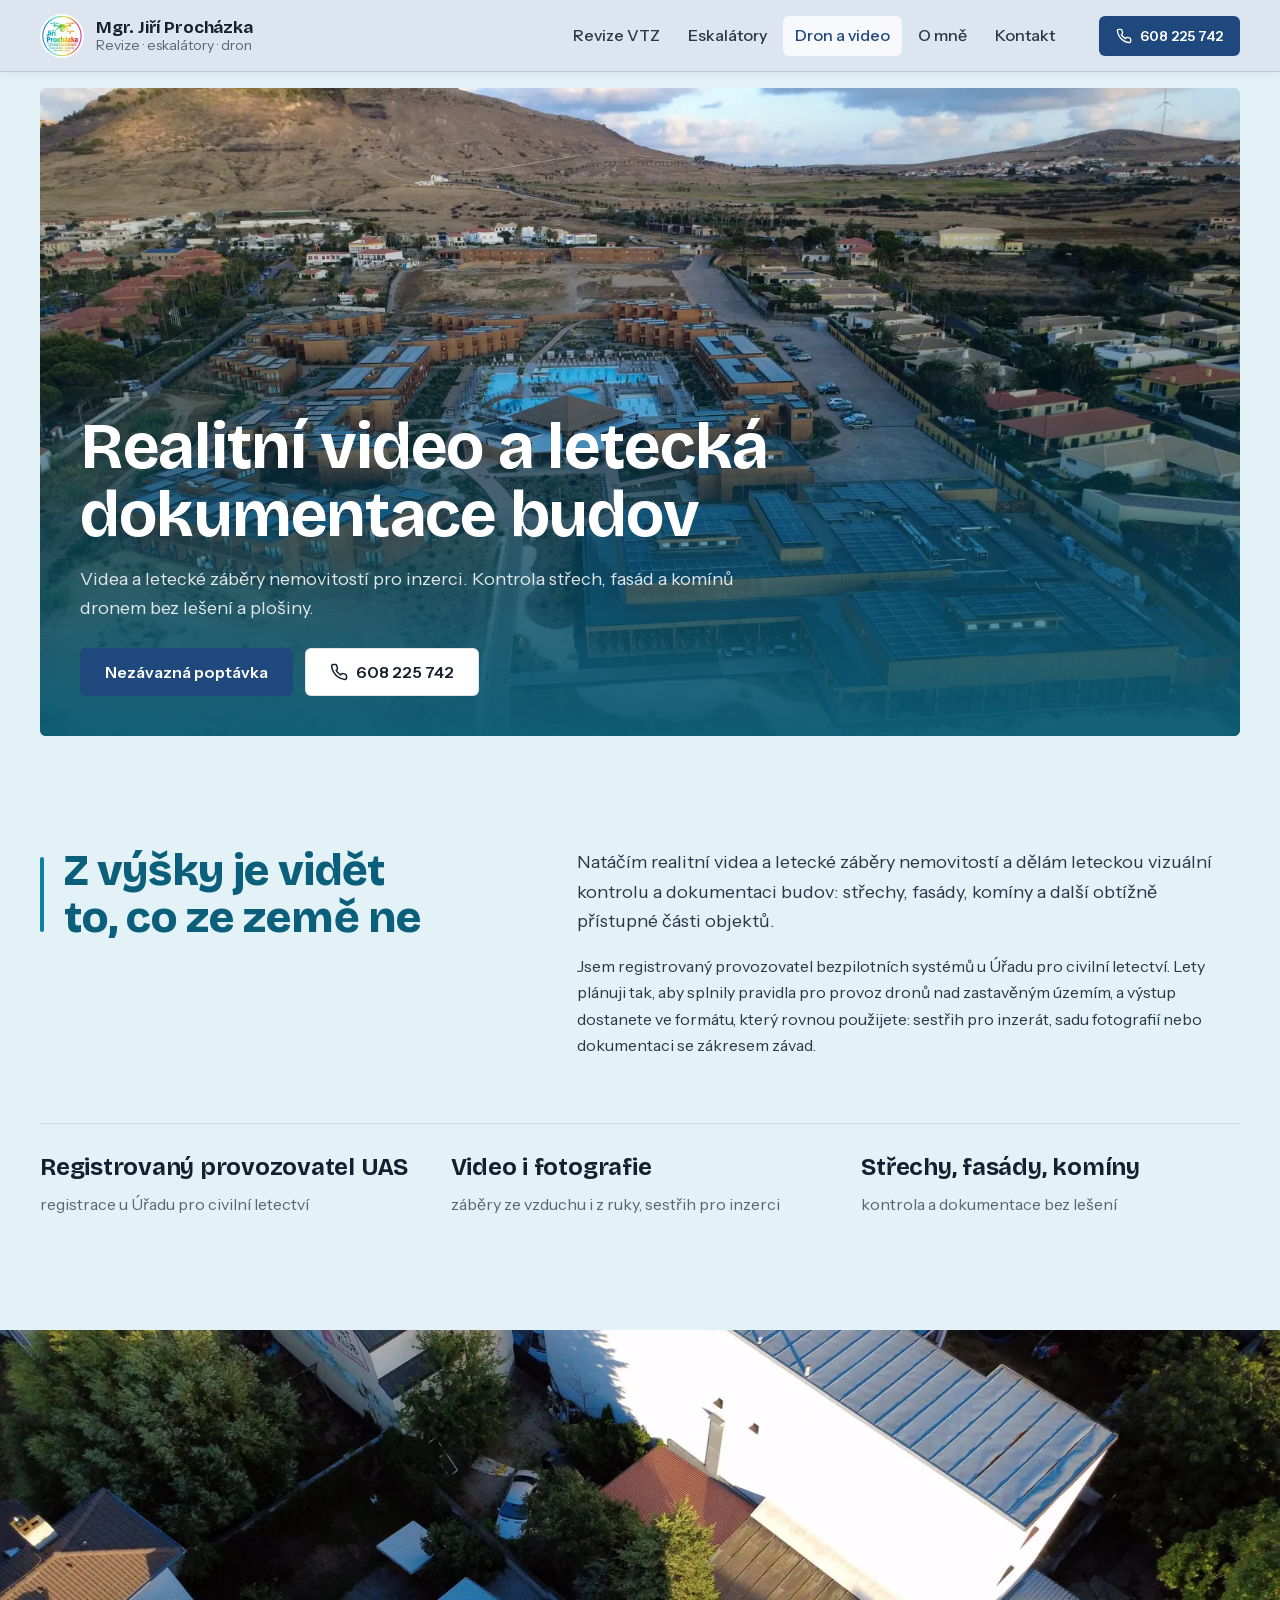
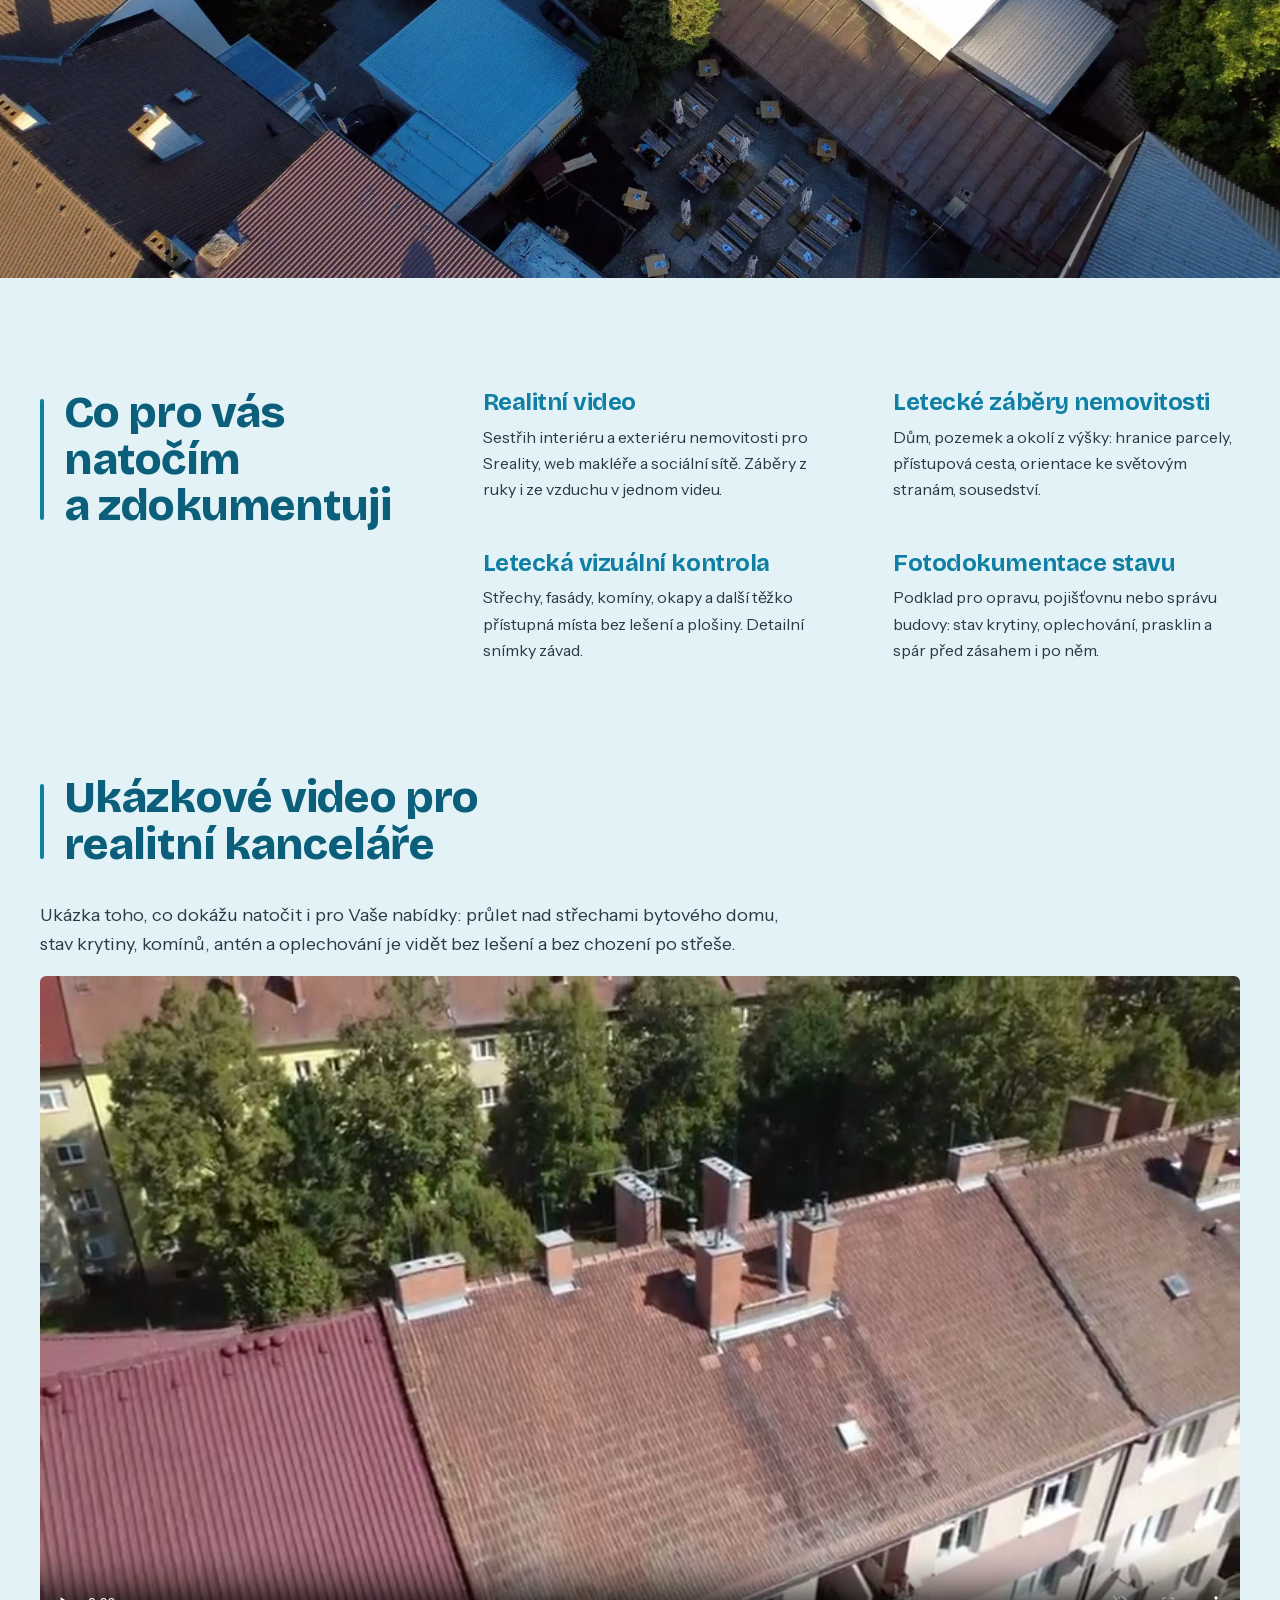
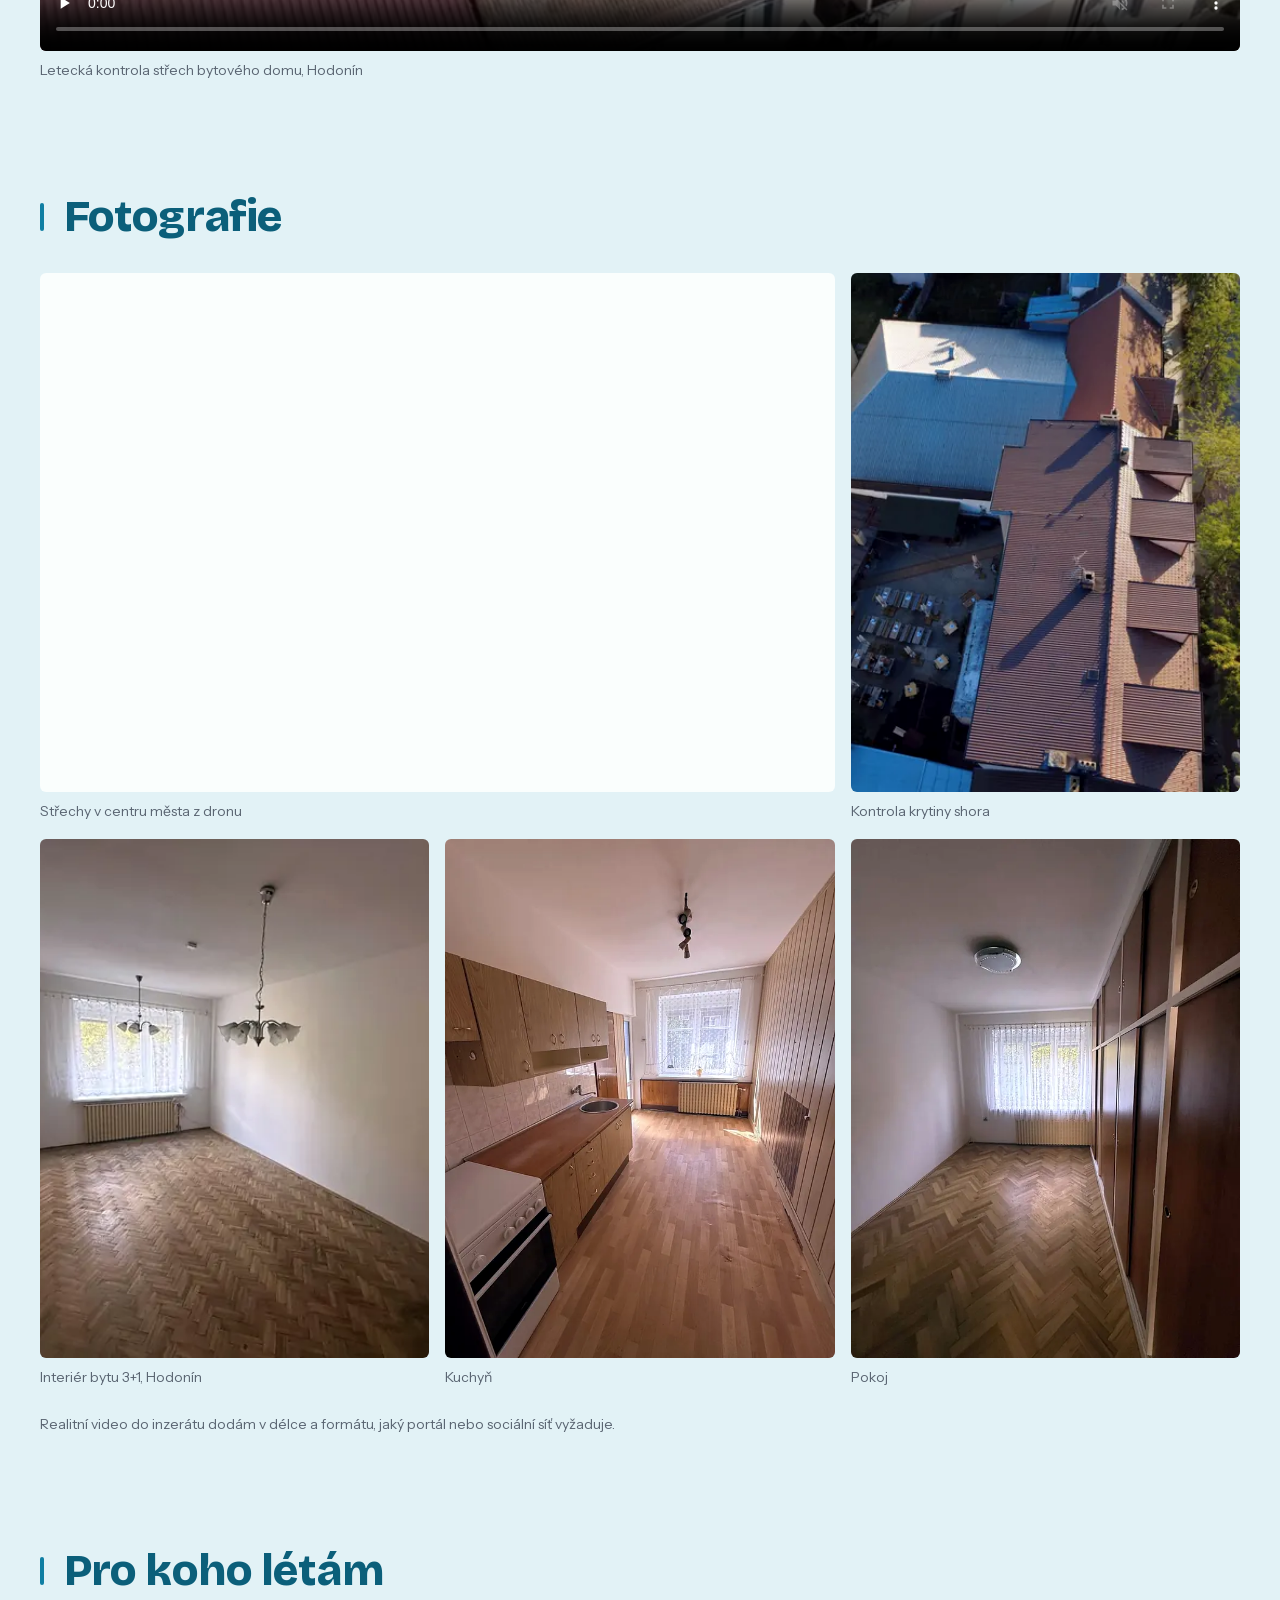
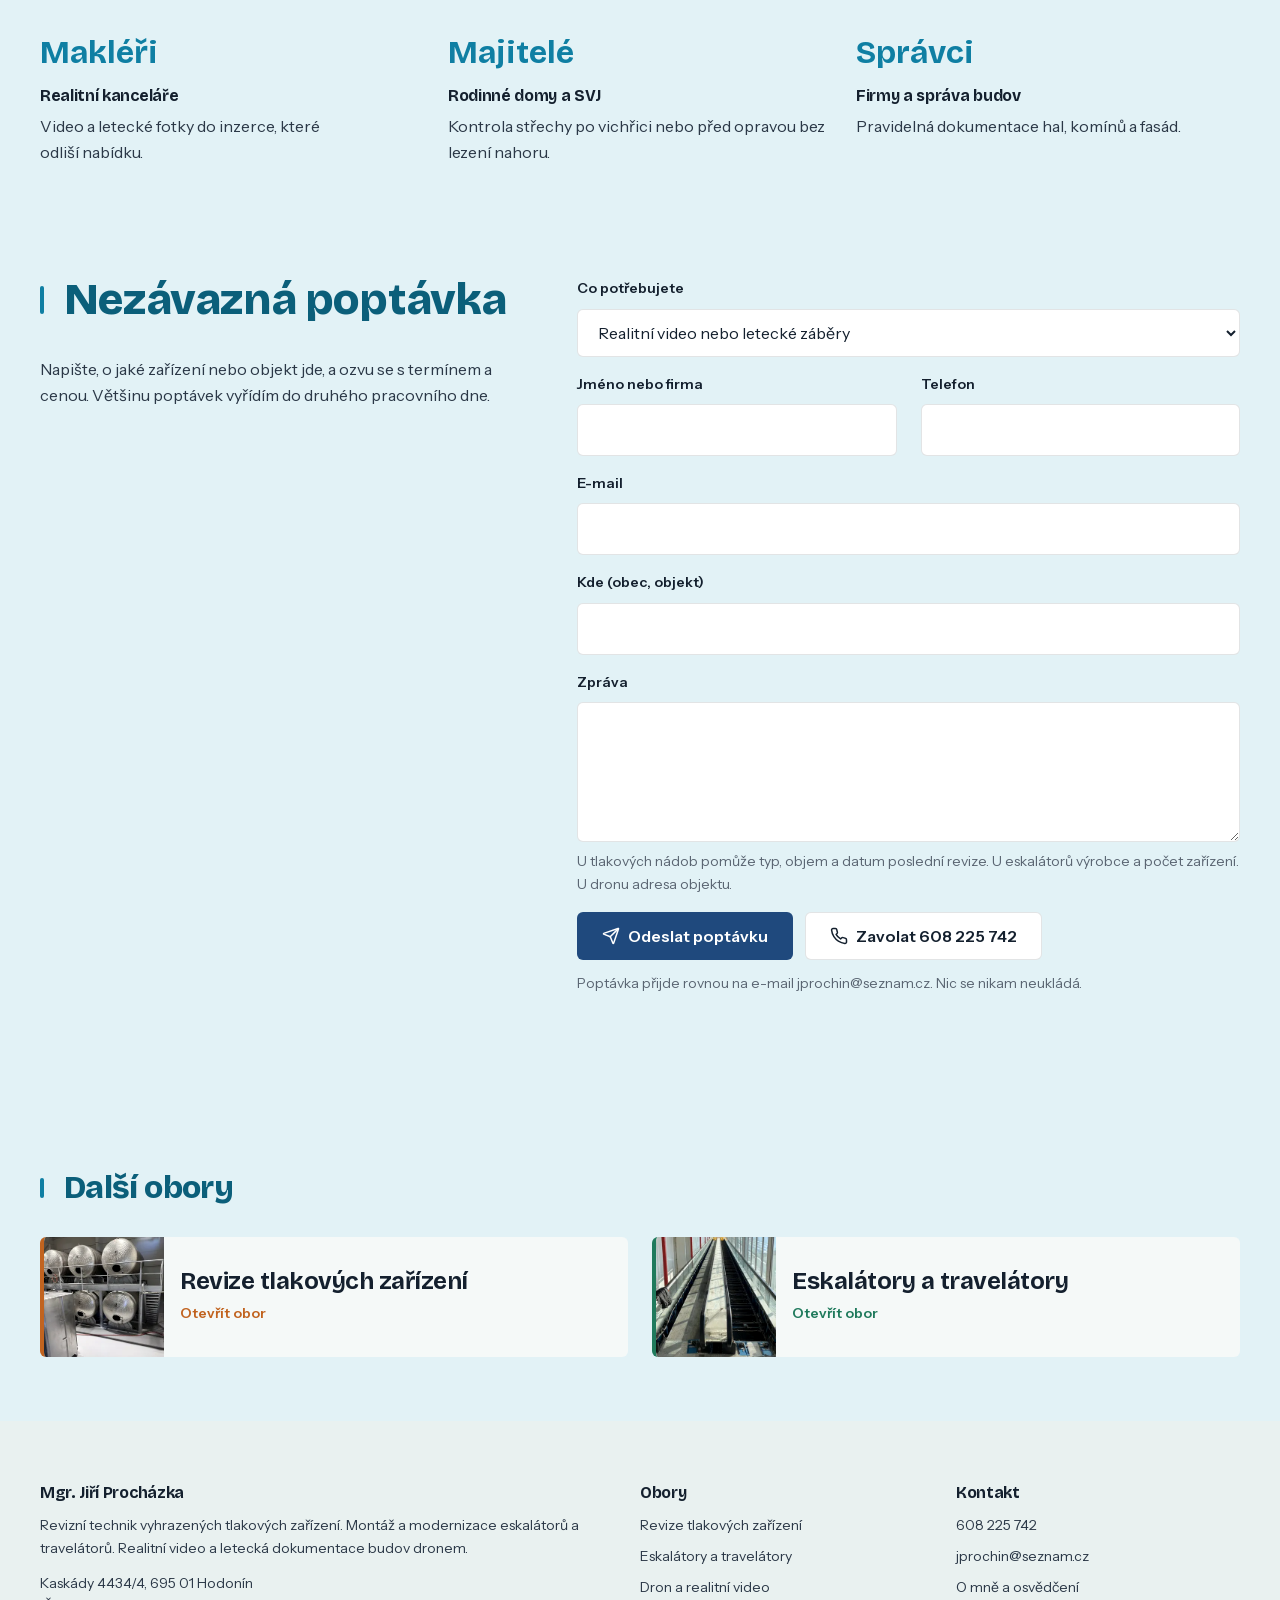
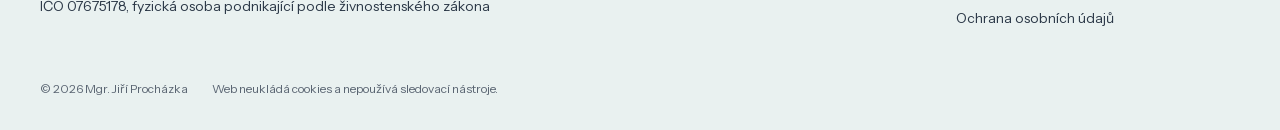
<file: dron-a-realitni-video/index.html>
<!DOCTYPE html><html lang="cs"><head><meta charSet="utf-8"/><meta name="viewport" content="width=device-width, initial-scale=1"/><link rel="preload" href="/_next/static/media/26d0ba92e140f0dc-s.p.woff2" as="font" crossorigin="" type="font/woff2"/><link rel="preload" href="/_next/static/media/9d5a263311222317-s.p.woff2" as="font" crossorigin="" type="font/woff2"/><link rel="preload" href="/_next/static/media/adb45196eddef626-s.p.woff2" as="font" crossorigin="" type="font/woff2"/><link rel="preload" href="/_next/static/media/c7e0cf6c760983e7-s.p.woff2" as="font" crossorigin="" type="font/woff2"/><link rel="preload" as="image" href="/images/opt/logo-dron-88.webp"/><link rel="preload" as="image" imageSrcSet="/images/opt/dron-dji-0034-v2-320.webp 320w, /images/opt/dron-dji-0034-v2-640.webp 640w, /images/opt/dron-dji-0034-v2-1024.webp 1024w, /images/opt/dron-dji-0034-v2-1600.webp 1600w, /images/opt/dron-dji-0034-v2-2048.webp 2048w" imageSizes="100vw" fetchPriority="high"/><link rel="stylesheet" href="/_next/static/css/43b452d104a62dba.css" data-precedence="next"/><link rel="preload" as="script" fetchPriority="low" href="/_next/static/chunks/webpack-bada75e92aadddf9.js"/><script src="/_next/static/chunks/4bd1b696-dad603c0ea07dd14.js" async=""></script><script src="/_next/static/chunks/517-4344c569e0663443.js" async=""></script><script src="/_next/static/chunks/main-app-b1099514306ab924.js" async=""></script><script src="/_next/static/chunks/173-38e78c9463adde84.js" async=""></script><script src="/_next/static/chunks/app/layout-6bf4afdacef150e8.js" async=""></script><script src="/_next/static/chunks/app/dron-a-realitni-video/page-f5a7e697c4a851bc.js" async=""></script><meta name="next-size-adjust" content=""/><title>Realitní video a letecká kontrola budov dronem | Mgr. Jiří Procházka</title><meta name="description" content="Realitní videa a letecké záběry nemovitostí pro inzerci. Letecká vizuální kontrola a dokumentace střech, fasád a komínů dronem. Registrovaný provozovatel UAS, Hodonín."/><script src="/_next/static/chunks/polyfills-42372ed130431b0a.js" noModule=""></script></head><body class="__variable_751159 __variable_0230cf"><script type="application/ld+json">{"@context":"https://schema.org","@type":"ProfessionalService","name":"Mgr. Jiří Procházka","description":"Revize tlakových zařízení, montáž a modernizace eskalátorů a travelátorů, realitní video a letecká kontrola budov dronem.","telephone":"+420608225742","email":"jprochin@seznam.cz","address":{"@type":"PostalAddress","streetAddress":"Kaskády 4434/4","addressLocality":"Hodonín","postalCode":"695 01","addressCountry":"CZ"},"url":"https://juraprochazka.cz/","areaServed":"CZ","taxID":"07675178"}</script><a class="skip-link" href="#obsah">Přeskočit na obsah</a><header class="header"><div class="container"><a class="logo" aria-label="Úvod" href="/"><img src="/images/opt/logo-dron-88.webp" alt="Logo Jiří Procházka — letecká dokumentace" width="44" height="44" style="border-radius:50%"/><span class="logo-text"><b>Mgr. Jiří Procházka</b><small>Revize · eskalátory · dron</small></span></a><nav class="nav" aria-label="Hlavní navigace"><ul><li><a href="/revize-tlakovych-zarizeni/">Revize VTZ</a></li><li><a href="/eskalatory-a-travelatory/">Eskalátory</a></li><li><a aria-current="page" href="/dron-a-realitni-video/">Dron a video</a></li><li><a href="/o-mne/">O mně</a></li><li><a href="/kontakt/">Kontakt</a></li></ul></nav><div class="header-cta"><a class="btn btn-brand btn-sm" href="tel:+420608225742"><svg xmlns="http://www.w3.org/2000/svg" width="16" height="16" viewBox="0 0 24 24" fill="none" stroke="currentColor" stroke-width="2" stroke-linecap="round" stroke-linejoin="round" class="lucide lucide-phone" aria-hidden="true"><path d="M22 16.92v3a2 2 0 0 1-2.18 2 19.79 19.79 0 0 1-8.63-3.07 19.5 19.5 0 0 1-6-6 19.79 19.79 0 0 1-3.07-8.67A2 2 0 0 1 4.11 2h3a2 2 0 0 1 2 1.72 12.84 12.84 0 0 0 .7 2.81 2 2 0 0 1-.45 2.11L8.09 9.91a16 16 0 0 0 6 6l1.27-1.27a2 2 0 0 1 2.11-.45 12.84 12.84 0 0 0 2.81.7A2 2 0 0 1 22 16.92z"></path></svg> <!-- -->608 225 742</a></div><button type="button" class="burger" aria-expanded="false" aria-controls="mobilni-menu" aria-label="Otevřít menu"><svg xmlns="http://www.w3.org/2000/svg" width="22" height="22" viewBox="0 0 24 24" fill="none" stroke="currentColor" stroke-width="2" stroke-linecap="round" stroke-linejoin="round" class="lucide lucide-menu" aria-hidden="true"><line x1="4" x2="20" y1="12" y2="12"></line><line x1="4" x2="20" y1="6" y2="6"></line><line x1="4" x2="20" y1="18" y2="18"></line></svg></button></div></header><main id="obsah" class="tema-dron"><section class="hero"><div class="hero-foto"><img src="/images/opt/dron-dji-0034-v2-2048.webp" srcSet="/images/opt/dron-dji-0034-v2-320.webp 320w, /images/opt/dron-dji-0034-v2-640.webp 640w, /images/opt/dron-dji-0034-v2-1024.webp 1024w, /images/opt/dron-dji-0034-v2-1600.webp 1600w, /images/opt/dron-dji-0034-v2-2048.webp 2048w" sizes="100vw" width="2400" height="1800" decoding="async" alt="Letecký záběr rekreačního areálu s horami na obzoru pořízený dronem" fetchPriority="high" style="view-transition-name:obor-dron"/><div class="hero-titul"><div class="hero-panel"><h1>Realitní video a letecká dokumentace budov</h1><p class="lead">Videa a letecké záběry nemovitostí pro inzerci. Kontrola střech, fasád a komínů dronem bez lešení a plošiny.</p><div class="cta-rada"><a class="btn btn-brand" href="#poptavka">Nezávazná poptávka</a><a class="btn btn-outline" href="tel:+420608225742"><svg xmlns="http://www.w3.org/2000/svg" width="18" height="18" viewBox="0 0 24 24" fill="none" stroke="currentColor" stroke-width="2" stroke-linecap="round" stroke-linejoin="round" class="lucide lucide-phone" aria-hidden="true"><path d="M22 16.92v3a2 2 0 0 1-2.18 2 19.79 19.79 0 0 1-8.63-3.07 19.5 19.5 0 0 1-6-6 19.79 19.79 0 0 1-3.07-8.67A2 2 0 0 1 4.11 2h3a2 2 0 0 1 2 1.72 12.84 12.84 0 0 0 .7 2.81 2 2 0 0 1-.45 2.11L8.09 9.91a16 16 0 0 0 6 6l1.27-1.27a2 2 0 0 1 2.11-.45 12.84 12.84 0 0 0 2.81.7A2 2 0 0 1 22 16.92z"></path></svg> <!-- -->608 225 742</a></div></div></div></div></section><section class="section"><div class="container"><div class="dvojice"><div class="text-blok"><h2 class="nadpis-sekce">Z výšky je vidět to, co ze země ne</h2></div><div class="text-blok"><p class="uvodni-text">Natáčím realitní videa a letecké záběry nemovitostí a dělám leteckou vizuální kontrolu a dokumentaci budov: střechy, fasády, komíny a další obtížně přístupné části objektů.</p><p>Jsem registrovaný provozovatel bezpilotních systémů u Úřadu pro civilní letectví. Lety plánuji tak, aby splnily pravidla pro provoz dronů nad zastavěným územím, a výstup dostanete ve formátu, který rovnou použijete: sestřih pro inzerát, sadu fotografií nebo dokumentaci se zákresem závad.</p></div></div><div class="fakta"><div><b>Registrovaný provozovatel UAS</b><span>registrace u Úřadu pro civilní letectví</span></div><div><b>Video i fotografie</b><span>záběry ze vzduchu i z ruky, sestřih pro inzerci</span></div><div><b>Střechy, fasády, komíny</b><span>kontrola a dokumentace bez lešení</span></div></div></div></section><figure class="pas"><img src="/images/opt/dron-dji-0393-v2-2048.webp" srcSet="/images/opt/dron-dji-0393-v2-320.webp 320w, /images/opt/dron-dji-0393-v2-640.webp 640w, /images/opt/dron-dji-0393-v2-1024.webp 1024w, /images/opt/dron-dji-0393-v2-1600.webp 1600w, /images/opt/dron-dji-0393-v2-2048.webp 2048w" sizes="100vw" width="2400" height="1800" decoding="async" alt="Letecký záběr střech v centru města se zahradní restaurací" loading="lazy" style="object-position:center 50%"/></figure><section class="section" style="padding-top:0"><div class="container"><div class="sluzby-obal"><div class="text-blok"><h2 class="nadpis-sekce" style="margin-bottom:var(--sp-3)">Co pro vás natočím a zdokumentuji</h2></div><div class="sluzby"><div class="sluzba"><h3>Realitní video</h3><p>Sestřih interiéru a exteriéru nemovitosti pro Sreality, web makléře a sociální sítě. Záběry z ruky i ze vzduchu v jednom videu.</p></div><div class="sluzba"><h3>Letecké záběry nemovitosti</h3><p>Dům, pozemek a okolí z výšky: hranice parcely, přístupová cesta, orientace ke světovým stranám, sousedství.</p></div><div class="sluzba"><h3>Letecká vizuální kontrola</h3><p>Střechy, fasády, komíny, okapy a další těžko přístupná místa bez lešení a plošiny. Detailní snímky závad.</p></div><div class="sluzba"><h3>Fotodokumentace stavu</h3><p>Podklad pro opravu, pojišťovnu nebo správu budovy: stav krytiny, oplechování, prasklin a spár před zásahem i po něm.</p></div></div></div></div></section><section class="section" style="padding-top:0"><div class="container"><h2 class="nadpis-sekce">Ukázkové video pro realitní kanceláře</h2><p class="uvodni-text" style="margin-bottom:var(--sp-4)">Ukázka toho, co dokážu natočit i pro Vaše nabídky: průlet nad střechami bytového domu, stav krytiny, komínů, antén a oplechování je vidět bez lešení a bez chození po střeše.</p><figure class="video-ukazka"><video src="/video/dron-ukazka-strechy.mp4" poster="/images/dron-ukazka-poster.jpg" controls="" muted="" loop="" playsInline="" preload="none"></video><figcaption>Letecká kontrola střech bytového domu, Hodonín</figcaption></figure></div></section><section class="section" style="padding-top:0"><div class="container"><h2 class="nadpis-sekce">Fotografie</h2><div class="galerie"><figure class="g-8"><img src="/images/opt/dron-dji-0393-v2-2048.webp" srcSet="/images/opt/dron-dji-0393-v2-320.webp 320w, /images/opt/dron-dji-0393-v2-640.webp 640w, /images/opt/dron-dji-0393-v2-1024.webp 1024w, /images/opt/dron-dji-0393-v2-1600.webp 1600w, /images/opt/dron-dji-0393-v2-2048.webp 2048w" sizes="(max-width: 799px) 100vw, 800px" width="2400" height="1800" decoding="async" alt="Letecký záběr střech městských domů se zahradní restaurací" loading="lazy"/><figcaption>Střechy v centru města z dronu</figcaption></figure><figure class="g-4"><img src="/images/opt/dron-dji-0395-v2-2048.webp" srcSet="/images/opt/dron-dji-0395-v2-320.webp 320w, /images/opt/dron-dji-0395-v2-640.webp 640w, /images/opt/dron-dji-0395-v2-1024.webp 1024w, /images/opt/dron-dji-0395-v2-1600.webp 1600w, /images/opt/dron-dji-0395-v2-2048.webp 2048w" sizes="(max-width: 799px) 50vw, 400px" width="2400" height="1800" decoding="async" alt="Letecký záběr taškové střechy a plechové haly" loading="lazy"/><figcaption>Kontrola krytiny shora</figcaption></figure><figure class="g-4"><img src="/images/opt/dron-byt-02-1200.webp" srcSet="/images/opt/dron-byt-02-320.webp 320w, /images/opt/dron-byt-02-640.webp 640w, /images/opt/dron-byt-02-1200.webp 1200w" sizes="(max-width: 799px) 50vw, 400px" width="1200" height="900" decoding="async" alt="Prázdný obývací pokoj s parketami a dvěma okny" loading="lazy"/><figcaption>Interiér bytu 3+1, Hodonín</figcaption></figure><figure class="g-4"><img src="/images/opt/dron-byt-00-900.webp" srcSet="/images/opt/dron-byt-00-320.webp 320w, /images/opt/dron-byt-00-640.webp 640w, /images/opt/dron-byt-00-900.webp 900w" sizes="(max-width: 799px) 50vw, 400px" width="900" height="1200" decoding="async" alt="Kuchyň s dřevěnou linkou a oknem" loading="lazy"/><figcaption>Kuchyň</figcaption></figure><figure class="g-4"><img src="/images/opt/dron-byt-01-900.webp" srcSet="/images/opt/dron-byt-01-320.webp 320w, /images/opt/dron-byt-01-640.webp 640w, /images/opt/dron-byt-01-900.webp 900w" sizes="(max-width: 799px) 50vw, 400px" width="900" height="1200" decoding="async" alt="Pokoj s vestavěnou skříní a parketami" loading="lazy"/><figcaption>Pokoj</figcaption></figure></div><p class="deska-pozn">Realitní video do inzerátu dodám v délce a formátu, jaký portál nebo sociální síť vyžaduje.</p></div></section><section class="section" style="padding-top:0"><div class="container"><h2 class="nadpis-sekce">Pro koho létám</h2><div class="lhuty lhuty-3"><div class="lhuta"><b>Makléři</b><h3>Realitní kanceláře</h3><p>Video a letecké fotky do inzerce, které odliší nabídku.</p></div><div class="lhuta"><b>Majitelé</b><h3>Rodinné domy a SVJ</h3><p>Kontrola střechy po vichřici nebo před opravou bez lezení nahoru.</p></div><div class="lhuta"><b>Správci</b><h3>Firmy a správa budov</h3><p>Pravidelná dokumentace hal, komínů a fasád.</p></div></div></div></section><section class="section" id="poptavka" style="padding-top:0"><div class="container dvojice"><div class="text-blok"><h2 class="nadpis-sekce">Nezávazná poptávka</h2><p>Napište, o jaké zařízení nebo objekt jde, a ozvu se s termínem a cenou. Většinu poptávek vyřídím do druhého pracovního dne.</p></div><form class="form-mrizka"><div class="pole form-cele"><label for="f-obor">Co potřebujete</label><select id="f-obor"><option value="Revize nebo zkouška tlakového zařízení">Revize nebo zkouška tlakového zařízení</option><option value="Školení obsluhy tlakových nádob">Školení obsluhy tlakových nádob</option><option value="Pasport tlakové nádoby">Pasport tlakové nádoby</option><option value="Revize regálů a žebříků">Revize regálů a žebříků</option><option value="Montáž nebo modernizace eskalátoru či travelátoru">Montáž nebo modernizace eskalátoru či travelátoru</option><option value="Realitní video nebo letecké záběry" selected="">Realitní video nebo letecké záběry</option><option value="Letecká kontrola střechy, fasády nebo komína">Letecká kontrola střechy, fasády nebo komína</option><option value="Něco jiného">Něco jiného</option></select></div><div class="pole"><label for="f-jmeno">Jméno nebo firma</label><input id="f-jmeno" autoComplete="name" required="" name="jmeno" value=""/></div><div class="pole"><label for="f-tel">Telefon</label><input id="f-tel" type="tel" inputMode="tel" autoComplete="tel" required="" name="telefon" value=""/></div><div class="pole form-cele"><label for="f-email">E-mail</label><input id="f-email" type="email" inputMode="email" autoComplete="email" name="email" value=""/></div><div class="pole form-cele"><label for="f-misto">Kde (obec, objekt)</label><input id="f-misto" autoComplete="address-level2" name="misto" value=""/></div><div class="pole form-cele"><label for="f-zprava">Zpráva</label><textarea id="f-zprava" name="zprava"></textarea><span class="pole-napoveda">U tlakových nádob pomůže typ, objem a datum poslední revize. U eskalátorů výrobce a počet zařízení. U dronu adresa objektu.</span></div><div class="form-pata form-cele"><button type="submit" class="btn btn-brand"><svg xmlns="http://www.w3.org/2000/svg" width="18" height="18" viewBox="0 0 24 24" fill="none" stroke="currentColor" stroke-width="2" stroke-linecap="round" stroke-linejoin="round" class="lucide lucide-send" aria-hidden="true"><path d="M14.536 21.686a.5.5 0 0 0 .937-.024l6.5-19a.496.496 0 0 0-.635-.635l-19 6.5a.5.5 0 0 0-.024.937l7.93 3.18a2 2 0 0 1 1.112 1.11z"></path><path d="m21.854 2.147-10.94 10.939"></path></svg> <!-- -->Odeslat poptávku</button><a class="btn btn-outline" href="tel:+420608225742"><svg xmlns="http://www.w3.org/2000/svg" width="18" height="18" viewBox="0 0 24 24" fill="none" stroke="currentColor" stroke-width="2" stroke-linecap="round" stroke-linejoin="round" class="lucide lucide-phone" aria-hidden="true"><path d="M22 16.92v3a2 2 0 0 1-2.18 2 19.79 19.79 0 0 1-8.63-3.07 19.5 19.5 0 0 1-6-6 19.79 19.79 0 0 1-3.07-8.67A2 2 0 0 1 4.11 2h3a2 2 0 0 1 2 1.72 12.84 12.84 0 0 0 .7 2.81 2 2 0 0 1-.45 2.11L8.09 9.91a16 16 0 0 0 6 6l1.27-1.27a2 2 0 0 1 2.11-.45 12.84 12.84 0 0 0 2.81.7A2 2 0 0 1 22 16.92z"></path></svg> Zavolat <!-- -->608 225 742</a><p>Poptávka přijde rovnou na e-mail <!-- -->jprochin@seznam.cz<!-- -->. Nic se nikam neukládá.</p></div></form></div></section><section class="section-tight"><div class="container"><h2 class="nadpis-sekce" style="font-size:var(--fs-xl)">Další obory</h2><div class="obory-dalsi"><a class="obor-karta" style="--karta-barva:#c1631f" href="/revize-tlakovych-zarizeni/"><img src="/images/opt/vtz-nadoby-nerez-1650.webp" srcSet="/images/opt/vtz-nadoby-nerez-320.webp 320w, /images/opt/vtz-nadoby-nerez-640.webp 640w, /images/opt/vtz-nadoby-nerez-1024.webp 1024w, /images/opt/vtz-nadoby-nerez-1650.webp 1650w" sizes="120px" width="120" height="120" decoding="async" alt="" loading="lazy"/><div><h3>Revize tlakových zařízení</h3><span>Otevřít obor</span></div></a><a class="obor-karta" style="--karta-barva:#1f7a5c" href="/eskalatory-a-travelatory/"><img src="/images/opt/esk-travelator-koridor-1080.webp" srcSet="/images/opt/esk-travelator-koridor-320.webp 320w, /images/opt/esk-travelator-koridor-640.webp 640w, /images/opt/esk-travelator-koridor-1080.webp 1080w" sizes="120px" width="120" height="120" decoding="async" alt="" loading="lazy"/><div><h3>Eskalátory a travelátory</h3><span>Otevřít obor</span></div></a></div></div></section></main><footer class="footer"><div class="container"><div><h3>Mgr. Jiří Procházka</h3><p>Revizní technik vyhrazených tlakových zařízení. Montáž a modernizace eskalátorů a travelátorů. Realitní video a letecká dokumentace budov dronem.</p><p style="margin-top:var(--sp-3)">Kaskády 4434/4, 695 01 Hodonín<br/>IČO <!-- -->07675178<!-- -->, fyzická osoba podnikající podle živnostenského zákona</p></div><div><h3>Obory</h3><ul><li><a href="/revize-tlakovych-zarizeni/">Revize tlakových zařízení</a></li><li><a href="/eskalatory-a-travelatory/">Eskalátory a travelátory</a></li><li><a href="/dron-a-realitni-video/">Dron a realitní video</a></li></ul></div><div><h3>Kontakt</h3><ul><li><a href="tel:+420608225742">608 225 742</a></li><li><a href="mailto:jprochin@seznam.cz">jprochin@seznam.cz</a></li><li><a href="/o-mne/">O mně a osvědčení</a></li><li><a href="/gdpr/">Ochrana osobních údajů</a></li></ul></div></div><div class="footer-pata"><span>© <!-- -->2026<!-- --> <!-- -->Mgr. Jiří Procházka</span><span>Web neukládá cookies a nepoužívá sledovací nástroje.</span></div></footer><script src="/_next/static/chunks/webpack-bada75e92aadddf9.js" async=""></script><script>(self.__next_f=self.__next_f||[]).push([0])</script><script>self.__next_f.push([1,"1:\"$Sreact.fragment\"\n2:I[651,[\"173\",\"static/chunks/173-38e78c9463adde84.js\",\"177\",\"static/chunks/app/layout-6bf4afdacef150e8.js\"],\"default\"]\n3:I[1229,[\"173\",\"static/chunks/173-38e78c9463adde84.js\",\"177\",\"static/chunks/app/layout-6bf4afdacef150e8.js\"],\"default\"]\n4:I[1503,[\"173\",\"static/chunks/173-38e78c9463adde84.js\",\"177\",\"static/chunks/app/layout-6bf4afdacef150e8.js\"],\"default\"]\n5:I[5244,[],\"\"]\n6:I[3866,[],\"\"]\n7:I[8173,[\"173\",\"static/chunks/173-38e78c9463adde84.js\",\"175\",\"static/chunks/app/dron-a-realitni-video/page-f5a7e697c4a851bc.js\"],\"\"]\n8:I[9178,[\"173\",\"static/chunks/173-38e78c9463adde84.js\",\"175\",\"static/chunks/app/dron-a-realitni-video/page-f5a7e697c4a851bc.js\"],\"default\"]\n9:I[6213,[],\"OutletBoundary\"]\nb:I[6213,[],\"MetadataBoundary\"]\nd:I[6213,[],\"ViewportBoundary\"]\nf:I[4835,[],\"\"]\n:HL[\"/_next/static/media/26d0ba92e140f0dc-s.p.woff2\",\"font\",{\"crossOrigin\":\"\",\"type\":\"font/woff2\"}]\n:HL[\"/_next/static/media/9d5a263311222317-s.p.woff2\",\"font\",{\"crossOrigin\":\"\",\"type\":\"font/woff2\"}]\n:HL[\"/_next/static/media/adb45196eddef626-s.p.woff2\",\"font\",{\"crossOrigin\":\"\",\"type\":\"font/woff2\"}]\n:HL[\"/_next/static/media/c7e0cf6c760983e7-s.p.woff2\",\"font\",{\"crossOrigin\":\"\",\"type\":\"font/woff2\"}]\n:HL[\"/_next/static/css/43b452d104a62dba.css\",\"style\"]\n"])</script><script>self.__next_f.push([1,"0:{\"P\":null,\"b\":\"mbRyZZptxfHB3CLZPEpTm\",\"p\":\"\",\"c\":[\"\",\"dron-a-realitni-video\",\"\"],\"i\":false,\"f\":[[[\"\",{\"children\":[\"dron-a-realitni-video\",{\"children\":[\"__PAGE__\",{}]}]},\"$undefined\",\"$undefined\",true],[\"\",[\"$\",\"$1\",\"c\",{\"children\":[[[\"$\",\"link\",\"0\",{\"rel\":\"stylesheet\",\"href\":\"/_next/static/css/43b452d104a62dba.css\",\"precedence\":\"next\",\"crossOrigin\":\"$undefined\",\"nonce\":\"$undefined\"}]],[\"$\",\"html\",null,{\"lang\":\"cs\",\"children\":[\"$\",\"body\",null,{\"className\":\"__variable_751159 __variable_0230cf\",\"children\":[[\"$\",\"script\",null,{\"type\":\"application/ld+json\",\"dangerouslySetInnerHTML\":{\"__html\":\"{\\\"@context\\\":\\\"https://schema.org\\\",\\\"@type\\\":\\\"ProfessionalService\\\",\\\"name\\\":\\\"Mgr. Jiří Procházka\\\",\\\"description\\\":\\\"Revize tlakových zařízení, montáž a modernizace eskalátorů a travelátorů, realitní video a letecká kontrola budov dronem.\\\",\\\"telephone\\\":\\\"+420608225742\\\",\\\"email\\\":\\\"jprochin@seznam.cz\\\",\\\"address\\\":{\\\"@type\\\":\\\"PostalAddress\\\",\\\"streetAddress\\\":\\\"Kaskády 4434/4\\\",\\\"addressLocality\\\":\\\"Hodonín\\\",\\\"postalCode\\\":\\\"695 01\\\",\\\"addressCountry\\\":\\\"CZ\\\"},\\\"url\\\":\\\"https://juraprochazka.cz/\\\",\\\"areaServed\\\":\\\"CZ\\\",\\\"taxID\\\":\\\"07675178\\\"}\"}}],[\"$\",\"$L2\",null,{}],[\"$\",\"a\",null,{\"className\":\"skip-link\",\"href\":\"#obsah\",\"children\":\"Přeskočit na obsah\"}],[\"$\",\"header\",null,{\"className\":\"header\",\"children\":[\"$\",\"div\",null,{\"className\":\"container\",\"children\":[[\"$\",\"$L3\",null,{}],[\"$\",\"$L4\",null,{\"nav\":[{\"href\":\"/revize-tlakovych-zarizeni/\",\"label\":\"Revize VTZ\"},{\"href\":\"/eskalatory-a-travelatory/\",\"label\":\"Eskalátory\"},{\"href\":\"/dron-a-realitni-video/\",\"label\":\"Dron a video\"},{\"href\":\"/o-mne/\",\"label\":\"O mně\"},{\"href\":\"/kontakt/\",\"label\":\"Kontakt\"}],\"tel\":\"608 225 742\",\"telIntl\":\"+420608225742\",\"email\":\"jprochin@seznam.cz\"}]]}]}],[\"$\",\"$L5\",null,{\"parallelRouterKey\":\"children\",\"segmentPath\":[\"children\"],\"error\":\"$undefined\",\"errorStyles\":\"$undefined\",\"errorScripts\":\"$undefined\",\"template\":[\"$\",\"$L6\",null,{}],\"templateStyles\":\"$undefined\",\"templateScripts\":\"$undefined\",\"notFound\":[[],[[\"$\",\"main\",null,{\"id\":\"obsah\",\"className\":\"section\",\"style\":{\"minHeight\":\"60svh\"},\"children\":[\"$\",\"div\",null,{\"className\":\"container text-blok\",\"children\":[[\"$\",\"h1\",null,{\"style\":{\"fontSize\":\"var(--fs-2xl)\"},\"children\":\"Stránka nenalezena\"}],[\"$\",\"p\",null,{\"children\":\"Tahle adresa na webu není. Vyberte obor na úvodní stránce nebo mi rovnou zavolejte.\"}],[\"$\",\"$L7\",null,{\"href\":\"/\",\"className\":\"btn btn-brand\",\"children\":\"Na úvod\"}]]}]}],[\"$\",\"footer\",null,{\"className\":\"footer\",\"children\":[[\"$\",\"div\",null,{\"className\":\"container\",\"children\":[[\"$\",\"div\",null,{\"children\":[[\"$\",\"h3\",null,{\"children\":\"Mgr. Jiří Procházka\"}],[\"$\",\"p\",null,{\"children\":\"Revizní technik vyhrazených tlakových zařízení. Montáž a modernizace eskalátorů a travelátorů. Realitní video a letecká dokumentace budov dronem.\"}],[\"$\",\"p\",null,{\"style\":{\"marginTop\":\"var(--sp-3)\"},\"children\":[\"Kaskády 4434/4, 695 01 Hodonín\",[\"$\",\"br\",null,{}],\"IČO \",\"07675178\",\", fyzická osoba podnikající podle živnostenského zákona\"]}]]}],[\"$\",\"div\",null,{\"children\":[[\"$\",\"h3\",null,{\"children\":\"Obory\"}],[\"$\",\"ul\",null,{\"children\":[[\"$\",\"li\",\"revize\",{\"children\":[\"$\",\"$L7\",null,{\"href\":\"/revize-tlakovych-zarizeni/\",\"children\":\"Revize tlakových zařízení\"}]}],[\"$\",\"li\",\"eskalatory\",{\"children\":[\"$\",\"$L7\",null,{\"href\":\"/eskalatory-a-travelatory/\",\"children\":\"Eskalátory a travelátory\"}]}],[\"$\",\"li\",\"dron\",{\"children\":[\"$\",\"$L7\",null,{\"href\":\"/dron-a-realitni-video/\",\"children\":\"Dron a realitní video\"}]}]]}]]}],[\"$\",\"div\",null,{\"children\":[[\"$\",\"h3\",null,{\"children\":\"Kontakt\"}],[\"$\",\"ul\",null,{\"children\":[[\"$\",\"li\",null,{\"children\":[\"$\",\"a\",null,{\"href\":\"tel:+420608225742\",\"children\":\"608 225 742\"}]}],[\"$\",\"li\",null,{\"children\":[\"$\",\"a\",null,{\"href\":\"mailto:jprochin@seznam.cz\",\"children\":\"jprochin@seznam.cz\"}]}],[\"$\",\"li\",null,{\"children\":[\"$\",\"$L7\",null,{\"href\":\"/o-mne/\",\"children\":\"O mně a osvědčení\"}]}],[\"$\",\"li\",null,{\"children\":[\"$\",\"$L7\",null,{\"href\":\"/gdpr/\",\"children\":\"Ochrana osobních údajů\"}]}]]}]]}]]}],[\"$\",\"div\",null,{\"className\":\"footer-pata\",\"children\":[[\"$\",\"span\",null,{\"children\":[\"© \",2026,\" \",\"Mgr. Jiří Procházka\"]}],[\"$\",\"span\",null,{\"children\":\"Web neukládá cookies a nepoužívá sledovací nástroje.\"}]]}]]}]]],\"forbidden\":\"$undefined\",\"unauthorized\":\"$undefined\"}]]}]}]]}],{\"children\":[\"dron-a-realitni-video\",[\"$\",\"$1\",\"c\",{\"children\":[null,[\"$\",\"$L5\",null,{\"parallelRouterKey\":\"children\",\"segmentPath\":[\"children\",\"dron-a-realitni-video\",\"children\"],\"error\":\"$undefined\",\"errorStyles\":\"$undefined\",\"errorScripts\":\"$undefined\",\"template\":[\"$\",\"$L6\",null,{}],\"templateStyles\":\"$undefined\",\"templateScripts\":\"$undefined\",\"notFound\":\"$undefined\",\"forbidden\":\"$undefined\",\"unauthorized\":\"$undefined\"}]]}],{\"children\":[\"__PAGE__\",[\"$\",\"$1\",\"c\",{\"children\":[[[\"$\",\"main\",null,{\"id\":\"obsah\",\"className\":\"tema-dron\",\"children\":[[\"$\",\"section\",null,{\"className\":\"hero\",\"children\":[\"$\",\"div\",null,{\"className\":\"hero-foto\",\"children\":[[\"$\",\"img\",null,{\"src\":\"/images/opt/dron-dji-0034-v2-2048.webp\",\"srcSet\":\"/images/opt/dron-dji-0034-v2-320.webp 320w, /images/opt/dron-dji-0034-v2-640.webp 640w, /images/opt/dron-dji-0034-v2-1024.webp 1024w, /images/opt/dron-dji-0034-v2-1600.webp 1600w, /images/opt/dron-dji-0034-v2-2048.webp 2048w\",\"sizes\":\"100vw\",\"width\":2400,\"height\":1800,\"decoding\":\"async\",\"alt\":\"Letecký záběr rekreačního areálu s horami na obzoru pořízený dronem\",\"fetchPriority\":\"high\",\"style\":{\"viewTransitionName\":\"obor-dron\"}}],[\"$\",\"div\",null,{\"className\":\"hero-titul\",\"children\":[\"$\",\"div\",null,{\"className\":\"hero-panel\",\"children\":[[\"$\",\"h1\",null,{\"children\":\"Realitní video a letecká dokumentace budov\"}],[\"$\",\"p\",null,{\"className\":\"lead\",\"children\":\"Videa a letecké záběry nemovitostí pro inzerci. Kontrola střech, fasád a komínů dronem bez lešení a plošiny.\"}],[\"$\",\"div\",null,{\"className\":\"cta-rada\",\"children\":[[\"$\",\"a\",null,{\"className\":\"btn btn-brand\",\"href\":\"#poptavka\",\"children\":\"Nezávazná poptávka\"}],[\"$\",\"a\",null,{\"className\":\"btn btn-outline\",\"href\":\"tel:+420608225742\",\"children\":[[\"$\",\"svg\",null,{\"ref\":\"$undefined\",\"xmlns\":\"http://www.w3.org/2000/svg\",\"width\":18,\"height\":18,\"viewBox\":\"0 0 24 24\",\"fill\":\"none\",\"stroke\":\"currentColor\",\"strokeWidth\":2,\"strokeLinecap\":\"round\",\"strokeLinejoin\":\"round\",\"className\":\"lucide lucide-phone\",\"aria-hidden\":true,\"children\":[[\"$\",\"path\",\"foiqr5\",{\"d\":\"M22 16.92v3a2 2 0 0 1-2.18 2 19.79 19.79 0 0 1-8.63-3.07 19.5 19.5 0 0 1-6-6 19.79 19.79 0 0 1-3.07-8.67A2 2 0 0 1 4.11 2h3a2 2 0 0 1 2 1.72 12.84 12.84 0 0 0 .7 2.81 2 2 0 0 1-.45 2.11L8.09 9.91a16 16 0 0 0 6 6l1.27-1.27a2 2 0 0 1 2.11-.45 12.84 12.84 0 0 0 2.81.7A2 2 0 0 1 22 16.92z\"}],\"$undefined\"]}],\" \",\"608 225 742\"]}]]}]]}]}]]}]}],[\"$\",\"section\",null,{\"className\":\"section\",\"children\":[\"$\",\"div\",null,{\"className\":\"container\",\"children\":[[\"$\",\"div\",null,{\"className\":\"dvojice\",\"children\":[[\"$\",\"div\",null,{\"className\":\"text-blok\",\"children\":[\"$\",\"h2\",null,{\"className\":\"nadpis-sekce\",\"children\":\"Z výšky je vidět to, co ze země ne\"}]}],[\"$\",\"div\",null,{\"className\":\"text-blok\",\"children\":[[\"$\",\"p\",null,{\"className\":\"uvodni-text\",\"children\":\"Natáčím realitní videa a letecké záběry nemovitostí a dělám leteckou vizuální kontrolu a dokumentaci budov: střechy, fasády, komíny a další obtížně přístupné části objektů.\"}],[\"$\",\"p\",null,{\"children\":\"Jsem registrovaný provozovatel bezpilotních systémů u Úřadu pro civilní letectví. Lety plánuji tak, aby splnily pravidla pro provoz dronů nad zastavěným územím, a výstup dostanete ve formátu, který rovnou použijete: sestřih pro inzerát, sadu fotografií nebo dokumentaci se zákresem závad.\"}]]}]]}],[\"$\",\"div\",null,{\"className\":\"fakta\",\"children\":[[\"$\",\"div\",null,{\"children\":[[\"$\",\"b\",null,{\"children\":\"Registrovaný provozovatel UAS\"}],[\"$\",\"span\",null,{\"children\":\"registrace u Úřadu pro civilní letectví\"}]]}],[\"$\",\"div\",null,{\"children\":[[\"$\",\"b\",null,{\"children\":\"Video i fotografie\"}],[\"$\",\"span\",null,{\"children\":\"záběry ze vzduchu i z ruky, sestřih pro inzerci\"}]]}],[\"$\",\"div\",null,{\"children\":[[\"$\",\"b\",null,{\"children\":\"Střechy, fasády, komíny\"}],[\"$\",\"span\",null,{\"children\":\"kontrola a dokumentace bez lešení\"}]]}]]}]]}]}],[\"$\",\"figure\",null,{\"className\":\"pas\",\"children\":[\"$\",\"img\",null,{\"src\":\"/images/opt/dron-dji-0393-v2-2048.webp\",\"srcSet\":\"/images/opt/dron-dji-0393-v2-320.webp 320w, /images/opt/dron-dji-0393-v2-640.webp 640w, /images/opt/dron-dji-0393-v2-1024.webp 1024w, /images/opt/dron-dji-0393-v2-1600.webp 1600w, /images/opt/dron-dji-0393-v2-2048.webp 2048w\",\"sizes\":\"100vw\",\"width\":2400,\"height\":1800,\"decoding\":\"async\",\"alt\":\"Letecký záběr střech v centru města se zahradní restaurací\",\"loading\":\"lazy\",\"style\":{\"objectPosition\":\"center 50%\"}}]}],[\"$\",\"section\",null,{\"className\":\"section\",\"style\":{\"paddingTop\":0},\"children\":[\"$\",\"div\",null,{\"className\":\"container\",\"children\":[\"$\",\"div\",null,{\"className\":\"sluzby-obal\",\"children\":[[\"$\",\"div\",null,{\"className\":\"text-blok\",\"children\":[\"$\",\"h2\",null,{\"className\":\"nadpis-sekce\",\"style\":{\"marginBottom\":\"var(--sp-3)\"},\"children\":\"Co pro vás natočím a zdokumentuji\"}]}],[\"$\",\"div\",null,{\"className\":\"sluzby\",\"children\":[[\"$\",\"div\",\"Realitní video\",{\"className\":\"sluzba\",\"children\":[[\"$\",\"h3\",null,{\"children\":\"Realitní video\"}],[\"$\",\"p\",null,{\"children\":\"Sestřih interiéru a exteriéru nemovitosti pro Sreality, web makléře a sociální sítě. Záběry z ruky i ze vzduchu v jednom videu.\"}]]}],[\"$\",\"div\",\"Letecké záběry nemovitosti\",{\"className\":\"sluzba\",\"children\":[[\"$\",\"h3\",null,{\"children\":\"Letecké záběry nemovitosti\"}],[\"$\",\"p\",null,{\"children\":\"Dům, pozemek a okolí z výšky: hranice parcely, přístupová cesta, orientace ke světovým stranám, sousedství.\"}]]}],[\"$\",\"div\",\"Letecká vizuální kontrola\",{\"className\":\"sluzba\",\"children\":[[\"$\",\"h3\",null,{\"children\":\"Letecká vizuální kontrola\"}],[\"$\",\"p\",null,{\"children\":\"Střechy, fasády, komíny, okapy a další těžko přístupná místa bez lešení a plošiny. Detailní snímky závad.\"}]]}],[\"$\",\"div\",\"Fotodokumentace stavu\",{\"className\":\"sluzba\",\"children\":[[\"$\",\"h3\",null,{\"children\":\"Fotodokumentace stavu\"}],[\"$\",\"p\",null,{\"children\":\"Podklad pro opravu, pojišťovnu nebo správu budovy: stav krytiny, oplechování, prasklin a spár před zásahem i po něm.\"}]]}]]}]]}]}]}],[\"$\",\"section\",null,{\"className\":\"section\",\"style\":{\"paddingTop\":0},\"children\":[\"$\",\"div\",null,{\"className\":\"container\",\"children\":[[\"$\",\"h2\",null,{\"className\":\"nadpis-sekce\",\"children\":\"Ukázkové video pro realitní kanceláře\"}],[\"$\",\"p\",null,{\"className\":\"uvodni-text\",\"style\":{\"marginBottom\":\"var(--sp-4)\"},\"children\":\"Ukázka toho, co dokážu natočit i pro Vaše nabídky: průlet nad střechami bytového domu, stav krytiny, komínů, antén a oplechování je vidět bez lešení a bez chození po střeše.\"}],[\"$\",\"figure\",null,{\"className\":\"video-ukazka\",\"children\":[[\"$\",\"video\",null,{\"src\":\"/video/dron-ukazka-strechy.mp4\",\"poster\":\"/images/dron-ukazka-poster.jpg\",\"controls\":true,\"muted\":true,\"loop\":true,\"playsInline\":true,\"preload\":\"none\"}],[\"$\",\"figcaption\",null,{\"children\":\"Letecká kontrola střech bytového domu, Hodonín\"}]]}]]}]}],[\"$\",\"section\",null,{\"className\":\"section\",\"style\":{\"paddingTop\":0},\"children\":[\"$\",\"div\",null,{\"className\":\"container\",\"children\":[[\"$\",\"h2\",null,{\"className\":\"nadpis-sekce\",\"children\":\"Fotografie\"}],[\"$\",\"div\",null,{\"className\":\"galerie\",\"children\":[[\"$\",\"figure\",\"/images/dron-dji-0393-v2.jpg\",{\"className\":\"g-8\",\"children\":[[\"$\",\"img\",null,{\"src\":\"/images/opt/dron-dji-0393-v2-2048.webp\",\"srcSet\":\"/images/opt/dron-dji-0393-v2-320.webp 320w, /images/opt/dron-dji-0393-v2-640.webp 640w, /images/opt/dron-dji-0393-v2-1024.webp 1024w, /images/opt/dron-dji-0393-v2-1600.webp 1600w, /images/opt/dron-dji-0393-v2-2048.webp 2048w\",\"sizes\":\"(max-width: 799px) 100vw, 800px\",\"width\":2400,\"height\":1800,\"decoding\":\"async\",\"alt\":\"Letecký záběr střech městských domů se zahradní restaurací\",\"loading\":\"lazy\"}],[\"$\",\"figcaption\",null,{\"children\":\"Střechy v centru města z dronu\"}]]}],[\"$\",\"figure\",\"/images/dron-dji-0395-v2.jpg\",{\"className\":\"g-4\",\"children\":[[\"$\",\"img\",null,{\"src\":\"/images/opt/dron-dji-0395-v2-2048.webp\",\"srcSet\":\"/images/opt/dron-dji-0395-v2-320.webp 320w, /images/opt/dron-dji-0395-v2-640.webp 640w, /images/opt/dron-dji-0395-v2-1024.webp 1024w, /images/opt/dron-dji-0395-v2-1600.webp 1600w, /images/opt/dron-dji-0395-v2-2048.webp 2048w\",\"sizes\":\"(max-width: 799px) 50vw, 400px\",\"width\":2400,\"height\":1800,\"decoding\":\"async\",\"alt\":\"Letecký záběr taškové střechy a plechové haly\",\"loading\":\"lazy\"}],[\"$\",\"figcaption\",null,{\"children\":\"Kontrola krytiny shora\"}]]}],[\"$\",\"figure\",\"/images/dron-byt-02.jpg\",{\"className\":\"g-4\",\"children\":[[\"$\",\"img\",null,{\"src\":\"/images/opt/dron-byt-02-1200.webp\",\"srcSet\":\"/images/opt/dron-byt-02-320.webp 320w, /images/opt/dron-byt-02-640.webp 640w, /images/opt/dron-byt-02-1200.webp 1200w\",\"sizes\":\"(max-width: 799px) 50vw, 400px\",\"width\":1200,\"height\":900,\"decoding\":\"async\",\"alt\":\"Prázdný obývací pokoj s parketami a dvěma okny\",\"loading\":\"lazy\"}],[\"$\",\"figcaption\",null,{\"children\":\"Interiér bytu 3+1, Hodonín\"}]]}],[\"$\",\"figure\",\"/images/dron-byt-00.jpg\",{\"className\":\"g-4\",\"children\":[[\"$\",\"img\",null,{\"src\":\"/images/opt/dron-byt-00-900.webp\",\"srcSet\":\"/images/opt/dron-byt-00-320.webp 320w, /images/opt/dron-byt-00-640.webp 640w, /images/opt/dron-byt-00-900.webp 900w\",\"sizes\":\"(max-width: 799px) 50vw, 400px\",\"width\":900,\"height\":1200,\"decoding\":\"async\",\"alt\":\"Kuchyň s dřevěnou linkou a oknem\",\"loading\":\"lazy\"}],[\"$\",\"figcaption\",null,{\"children\":\"Kuchyň\"}]]}],[\"$\",\"figure\",\"/images/dron-byt-01.jpg\",{\"className\":\"g-4\",\"children\":[[\"$\",\"img\",null,{\"src\":\"/images/opt/dron-byt-01-900.webp\",\"srcSet\":\"/images/opt/dron-byt-01-320.webp 320w, /images/opt/dron-byt-01-640.webp 640w, /images/opt/dron-byt-01-900.webp 900w\",\"sizes\":\"(max-width: 799px) 50vw, 400px\",\"width\":900,\"height\":1200,\"decoding\":\"async\",\"alt\":\"Pokoj s vestavěnou skříní a parketami\",\"loading\":\"lazy\"}],[\"$\",\"figcaption\",null,{\"children\":\"Pokoj\"}]]}]]}],[\"$\",\"p\",null,{\"className\":\"deska-pozn\",\"children\":\"Realitní video do inzerátu dodám v délce a formátu, jaký portál nebo sociální síť vyžaduje.\"}]]}]}],[\"$\",\"section\",null,{\"className\":\"section\",\"style\":{\"paddingTop\":0},\"children\":[\"$\",\"div\",null,{\"className\":\"container\",\"children\":[[\"$\",\"h2\",null,{\"className\":\"nadpis-sekce\",\"children\":\"Pro koho létám\"}],[\"$\",\"div\",null,{\"className\":\"lhuty lhuty-3\",\"children\":[[\"$\",\"div\",\"Realitní kanceláře\",{\"className\":\"lhuta\",\"children\":[[\"$\",\"b\",null,{\"children\":\"Makléři\"}],[\"$\",\"h3\",null,{\"children\":\"Realitní kanceláře\"}],[\"$\",\"p\",null,{\"children\":\"Video a letecké fotky do inzerce, které odliší nabídku.\"}]]}],[\"$\",\"div\",\"Rodinné domy a SVJ\",{\"className\":\"lhuta\",\"children\":[[\"$\",\"b\",null,{\"children\":\"Majitelé\"}],[\"$\",\"h3\",null,{\"children\":\"Rodinné domy a SVJ\"}],[\"$\",\"p\",null,{\"children\":\"Kontrola střechy po vichřici nebo před opravou bez lezení nahoru.\"}]]}],[\"$\",\"div\",\"Firmy a správa budov\",{\"className\":\"lhuta\",\"children\":[[\"$\",\"b\",null,{\"children\":\"Správci\"}],[\"$\",\"h3\",null,{\"children\":\"Firmy a správa budov\"}],[\"$\",\"p\",null,{\"children\":\"Pravidelná dokumentace hal, komínů a fasád.\"}]]}]]}]]}]}],[\"$\",\"section\",null,{\"className\":\"section\",\"id\":\"poptavka\",\"style\":{\"paddingTop\":0},\"children\":[\"$\",\"div\",null,{\"className\":\"container dvojice\",\"children\":[[\"$\",\"div\",null,{\"className\":\"text-blok\",\"children\":[[\"$\",\"h2\",null,{\"className\":\"nadpis-sekce\",\"children\":\"Nezávazná poptávka\"}],[\"$\",\"p\",null,{\"children\":\"Napište, o jaké zařízení nebo objekt jde, a ozvu se s termínem a cenou. Většinu poptávek vyřídím do druhého pracovního dne.\"}]]}],[\"$\",\"$L8\",null,{\"vychozi\":5}]]}]}],[\"$\",\"section\",null,{\"className\":\"section-tight\",\"children\":[\"$\",\"div\",null,{\"className\":\"container\",\"children\":[[\"$\",\"h2\",null,{\"className\":\"nadpis-sekce\",\"style\":{\"fontSize\":\"var(--fs-xl)\"},\"children\":\"Další obory\"}],[\"$\",\"div\",null,{\"className\":\"obory-dalsi\",\"children\":[[\"$\",\"$L7\",\"revize\",{\"href\":\"/revize-tlakovych-zarizeni/\",\"className\":\"obor-karta\",\"style\":{\"--karta-barva\":\"#c1631f\"},\"children\":[[\"$\",\"img\",null,{\"src\":\"/images/opt/vtz-nadoby-nerez-1650.webp\",\"srcSet\":\"/images/opt/vtz-nadoby-nerez-320.webp 320w, /images/opt/vtz-nadoby-nerez-640.webp 640w, /images/opt/vtz-nadoby-nerez-1024.webp 1024w, /images/opt/vtz-nadoby-nerez-1650.webp 1650w\",\"sizes\":\"120px\",\"width\":120,\"height\":120,\"decoding\":\"async\",\"alt\":\"\",\"loading\":\"lazy\"}],[\"$\",\"div\",null,{\"children\":[[\"$\",\"h3\",null,{\"children\":\"Revize tlakových zařízení\"}],[\"$\",\"span\",null,{\"children\":\"Otevřít obor\"}]]}]]}],[\"$\",\"$L7\",\"eskalatory\",{\"href\":\"/eskalatory-a-travelatory/\",\"className\":\"obor-karta\",\"style\":{\"--karta-barva\":\"#1f7a5c\"},\"children\":[[\"$\",\"img\",null,{\"src\":\"/images/opt/esk-travelator-koridor-1080.webp\",\"srcSet\":\"/images/opt/esk-travelator-koridor-320.webp 320w, /images/opt/esk-travelator-koridor-640.webp 640w, /images/opt/esk-travelator-koridor-1080.webp 1080w\",\"sizes\":\"120px\",\"width\":120,\"height\":120,\"decoding\":\"async\",\"alt\":\"\",\"loading\":\"lazy\"}],[\"$\",\"div\",null,{\"children\":[[\"$\",\"h3\",null,{\"children\":\"Eskalátory a travelátory\"}],[\"$\",\"span\",null,{\"children\":\"Otevřít obor\"}]]}]]}]]}]]}]}]]}],[\"$\",\"footer\",null,{\"className\":\"footer\",\"children\":[[\"$\",\"div\",null,{\"className\":\"container\",\"children\":[[\"$\",\"div\",null,{\"children\":[[\"$\",\"h3\",null,{\"children\":\"Mgr. Jiří Procházka\"}],[\"$\",\"p\",null,{\"children\":\"Revizní technik vyhrazených tlakových zařízení. Montáž a modernizace eskalátorů a travelátorů. Realitní video a letecká dokumentace budov dronem.\"}],[\"$\",\"p\",null,{\"style\":{\"marginTop\":\"var(--sp-3)\"},\"children\":[\"Kaskády 4434/4, 695 01 Hodonín\",[\"$\",\"br\",null,{}],\"IČO \",\"07675178\",\", fyzická osoba podnikající podle živnostenského zákona\"]}]]}],[\"$\",\"div\",null,{\"children\":[[\"$\",\"h3\",null,{\"children\":\"Obory\"}],[\"$\",\"ul\",null,{\"children\":[[\"$\",\"li\",\"revize\",{\"children\":[\"$\",\"$L7\",null,{\"href\":\"/revize-tlakovych-zarizeni/\",\"children\":\"Revize tlakových zařízení\"}]}],[\"$\",\"li\",\"eskalatory\",{\"children\":[\"$\",\"$L7\",null,{\"href\":\"/eskalatory-a-travelatory/\",\"children\":\"Eskalátory a travelátory\"}]}],[\"$\",\"li\",\"dron\",{\"children\":[\"$\",\"$L7\",null,{\"href\":\"/dron-a-realitni-video/\",\"children\":\"Dron a realitní video\"}]}]]}]]}],[\"$\",\"div\",null,{\"children\":[[\"$\",\"h3\",null,{\"children\":\"Kontakt\"}],[\"$\",\"ul\",null,{\"children\":[[\"$\",\"li\",null,{\"children\":[\"$\",\"a\",null,{\"href\":\"tel:+420608225742\",\"children\":\"608 225 742\"}]}],[\"$\",\"li\",null,{\"children\":[\"$\",\"a\",null,{\"href\":\"mailto:jprochin@seznam.cz\",\"children\":\"jprochin@seznam.cz\"}]}],[\"$\",\"li\",null,{\"children\":[\"$\",\"$L7\",null,{\"href\":\"/o-mne/\",\"children\":\"O mně a osvědčení\"}]}],[\"$\",\"li\",null,{\"children\":[\"$\",\"$L7\",null,{\"href\":\"/gdpr/\",\"children\":\"Ochrana osobních údajů\"}]}]]}]]}]]}],[\"$\",\"div\",null,{\"className\":\"footer-pata\",\"children\":[[\"$\",\"span\",null,{\"children\":[\"© \",2026,\" \",\"Mgr. Jiří Procházka\"]}],[\"$\",\"span\",null,{\"children\":\"Web neukládá cookies a nepoužívá sledovací nástroje.\"}]]}]]}]],null,[\"$\",\"$L9\",null,{\"children\":\"$La\"}]]}],{},null,false]},null,false]},null,false],[\"$\",\"$1\",\"h\",{\"children\":[null,[\"$\",\"$1\",\"NVzPp_haJHmDWu8tKiMAp\",{\"children\":[[\"$\",\"$Lb\",null,{\"children\":\"$Lc\"}],[\"$\",\"$Ld\",null,{\"children\":\"$Le\"}],[\"$\",\"meta\",null,{\"name\":\"next-size-adjust\",\"content\":\"\"}]]}]]}],false]],\"m\":\"$undefined\",\"G\":[\"$f\",\"$undefined\"],\"s\":false,\"S\":true}\n"])</script><script>self.__next_f.push([1,"e:[[\"$\",\"meta\",\"0\",{\"name\":\"viewport\",\"content\":\"width=device-width, initial-scale=1\"}]]\nc:[[\"$\",\"meta\",\"0\",{\"charSet\":\"utf-8\"}],[\"$\",\"title\",\"1\",{\"children\":\"Realitní video a letecká kontrola budov dronem | Mgr. Jiří Procházka\"}],[\"$\",\"meta\",\"2\",{\"name\":\"description\",\"content\":\"Realitní videa a letecké záběry nemovitostí pro inzerci. Letecká vizuální kontrola a dokumentace střech, fasád a komínů dronem. Registrovaný provozovatel UAS, Hodonín.\"}]]\n"])</script><script>self.__next_f.push([1,"a:null\n"])</script></body></html>
</file>
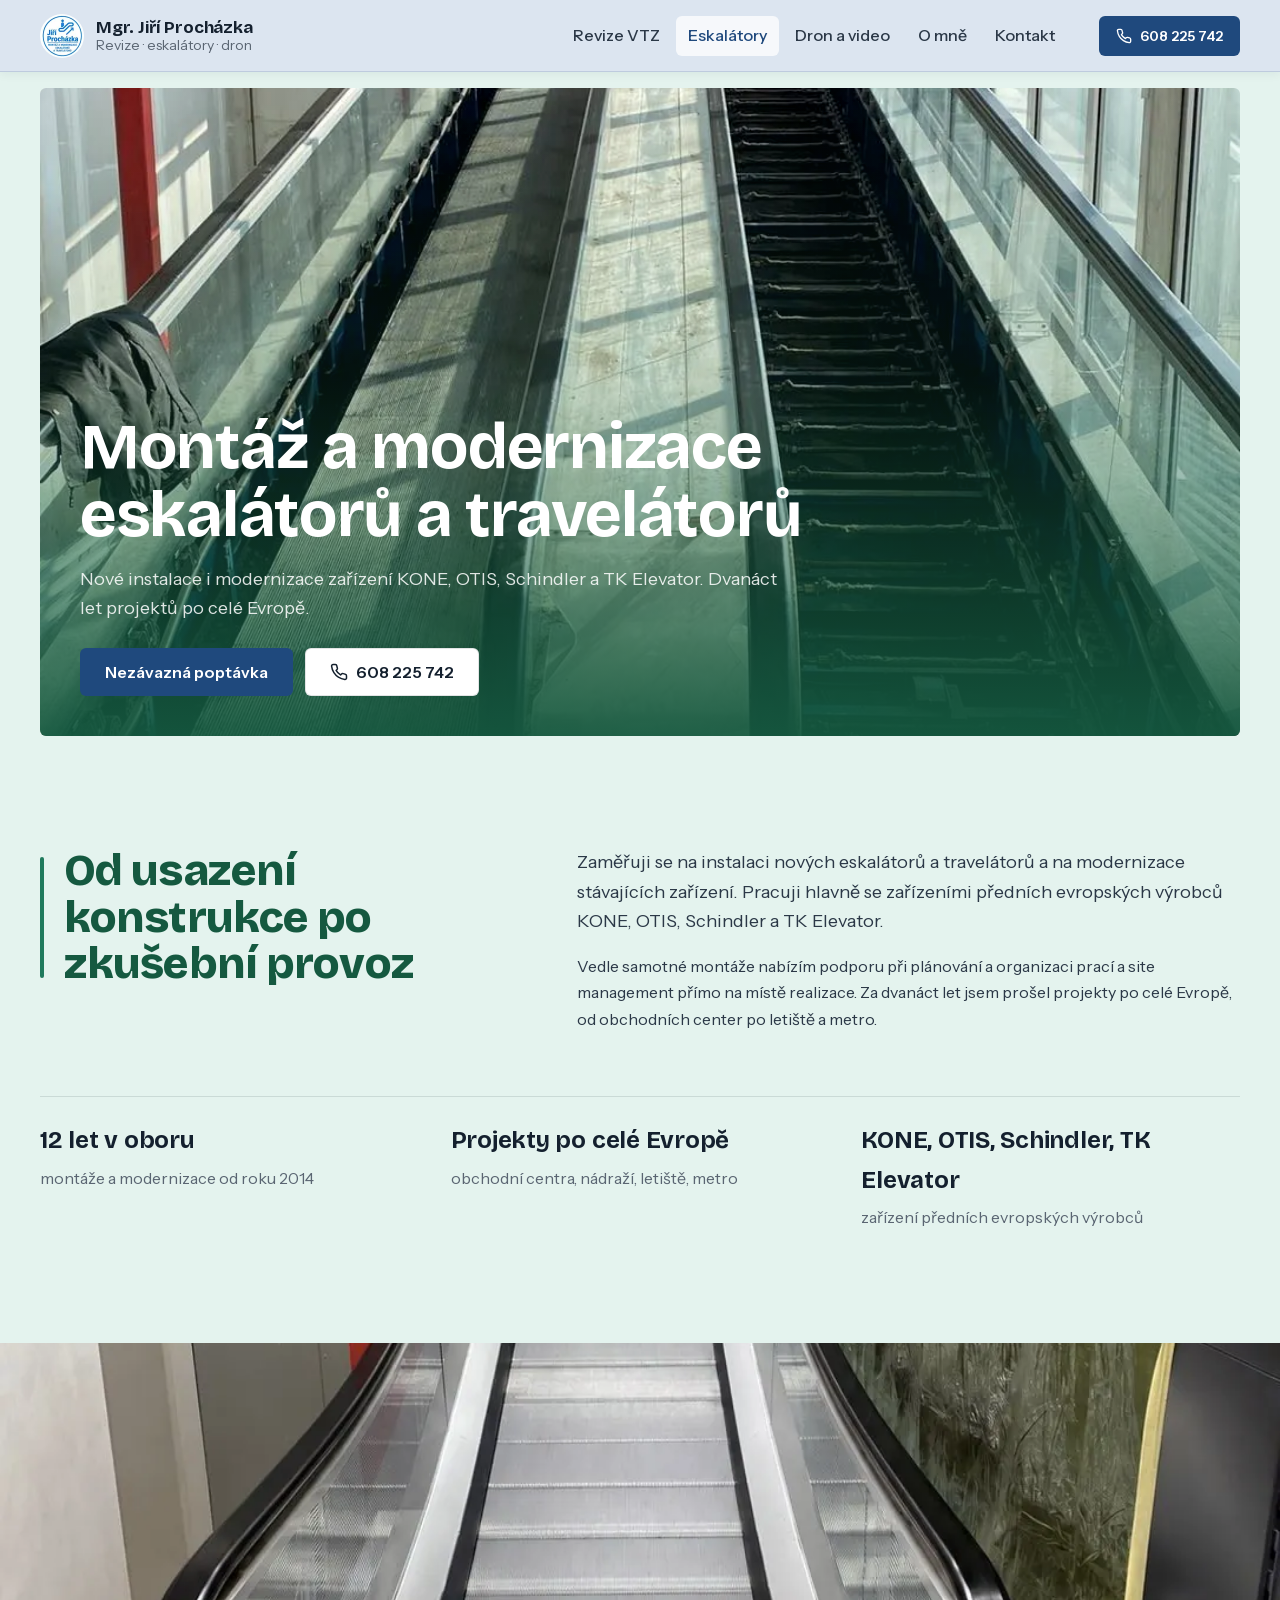
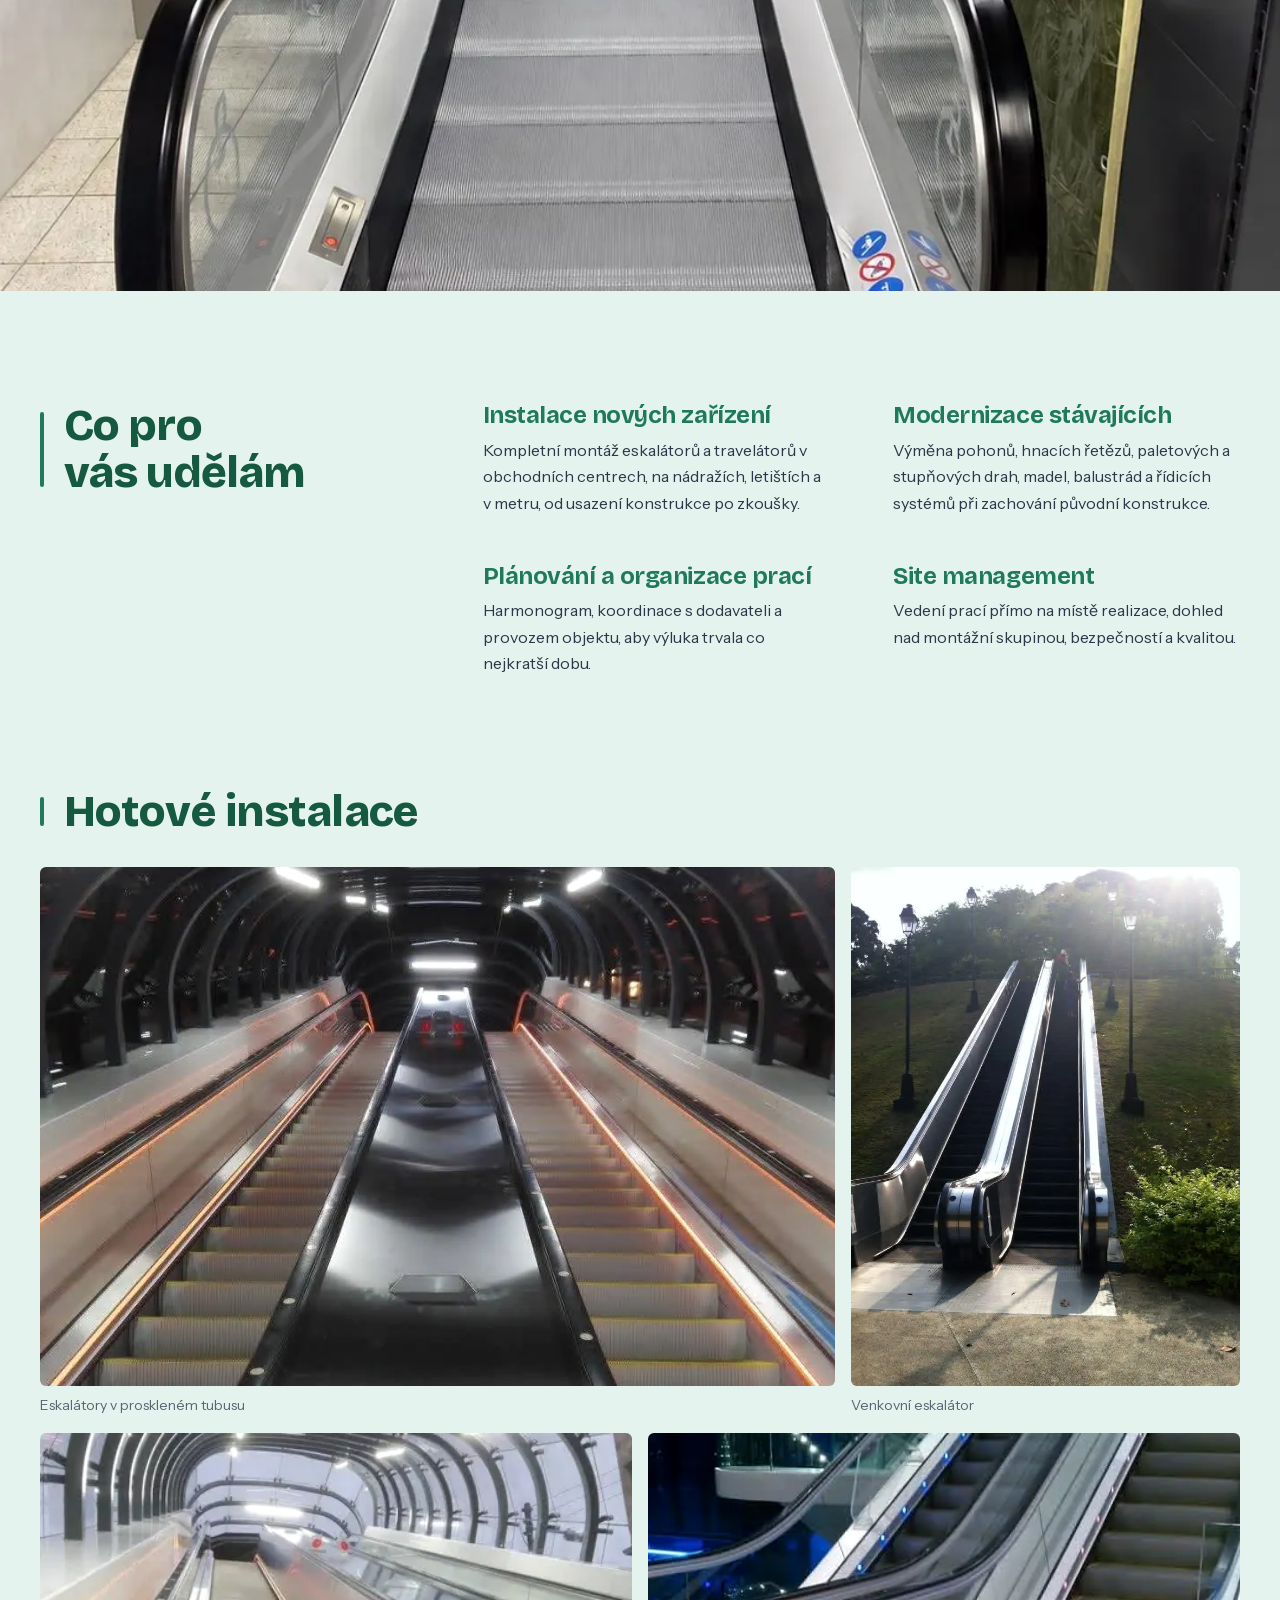
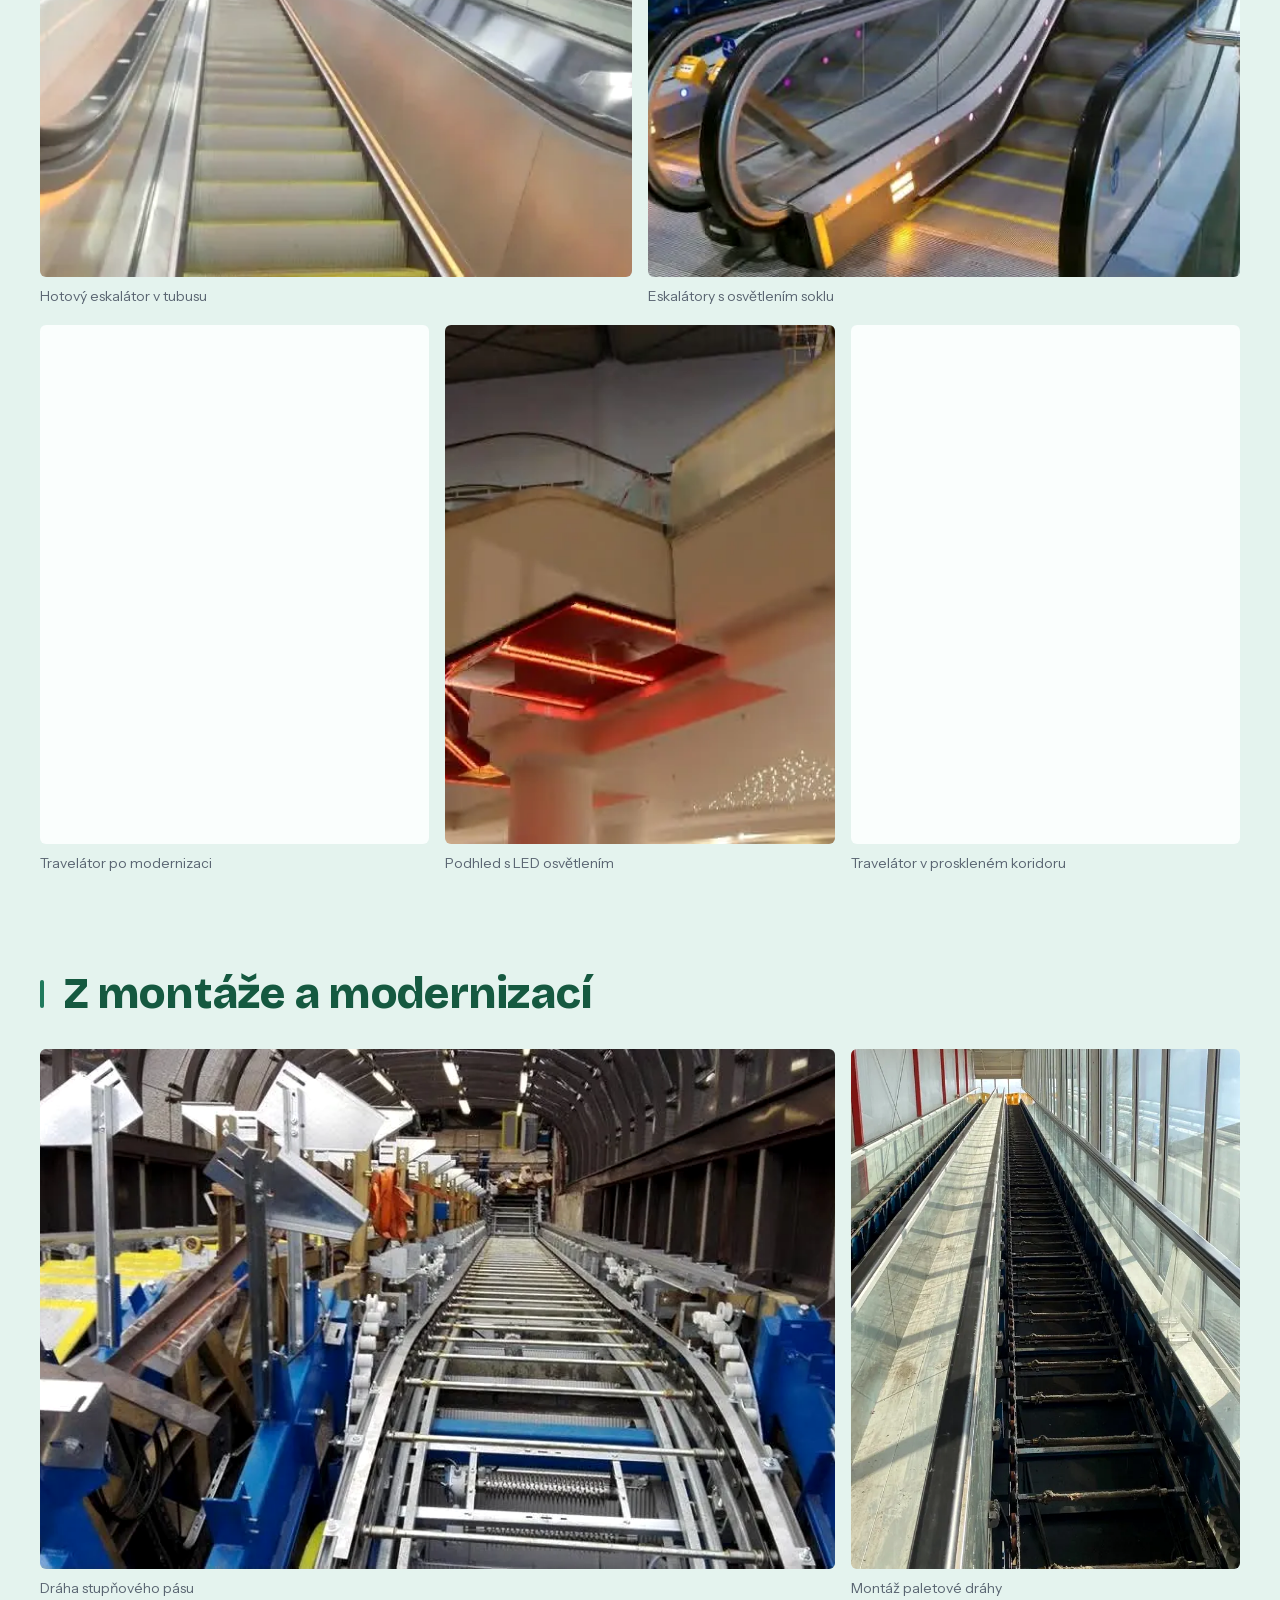
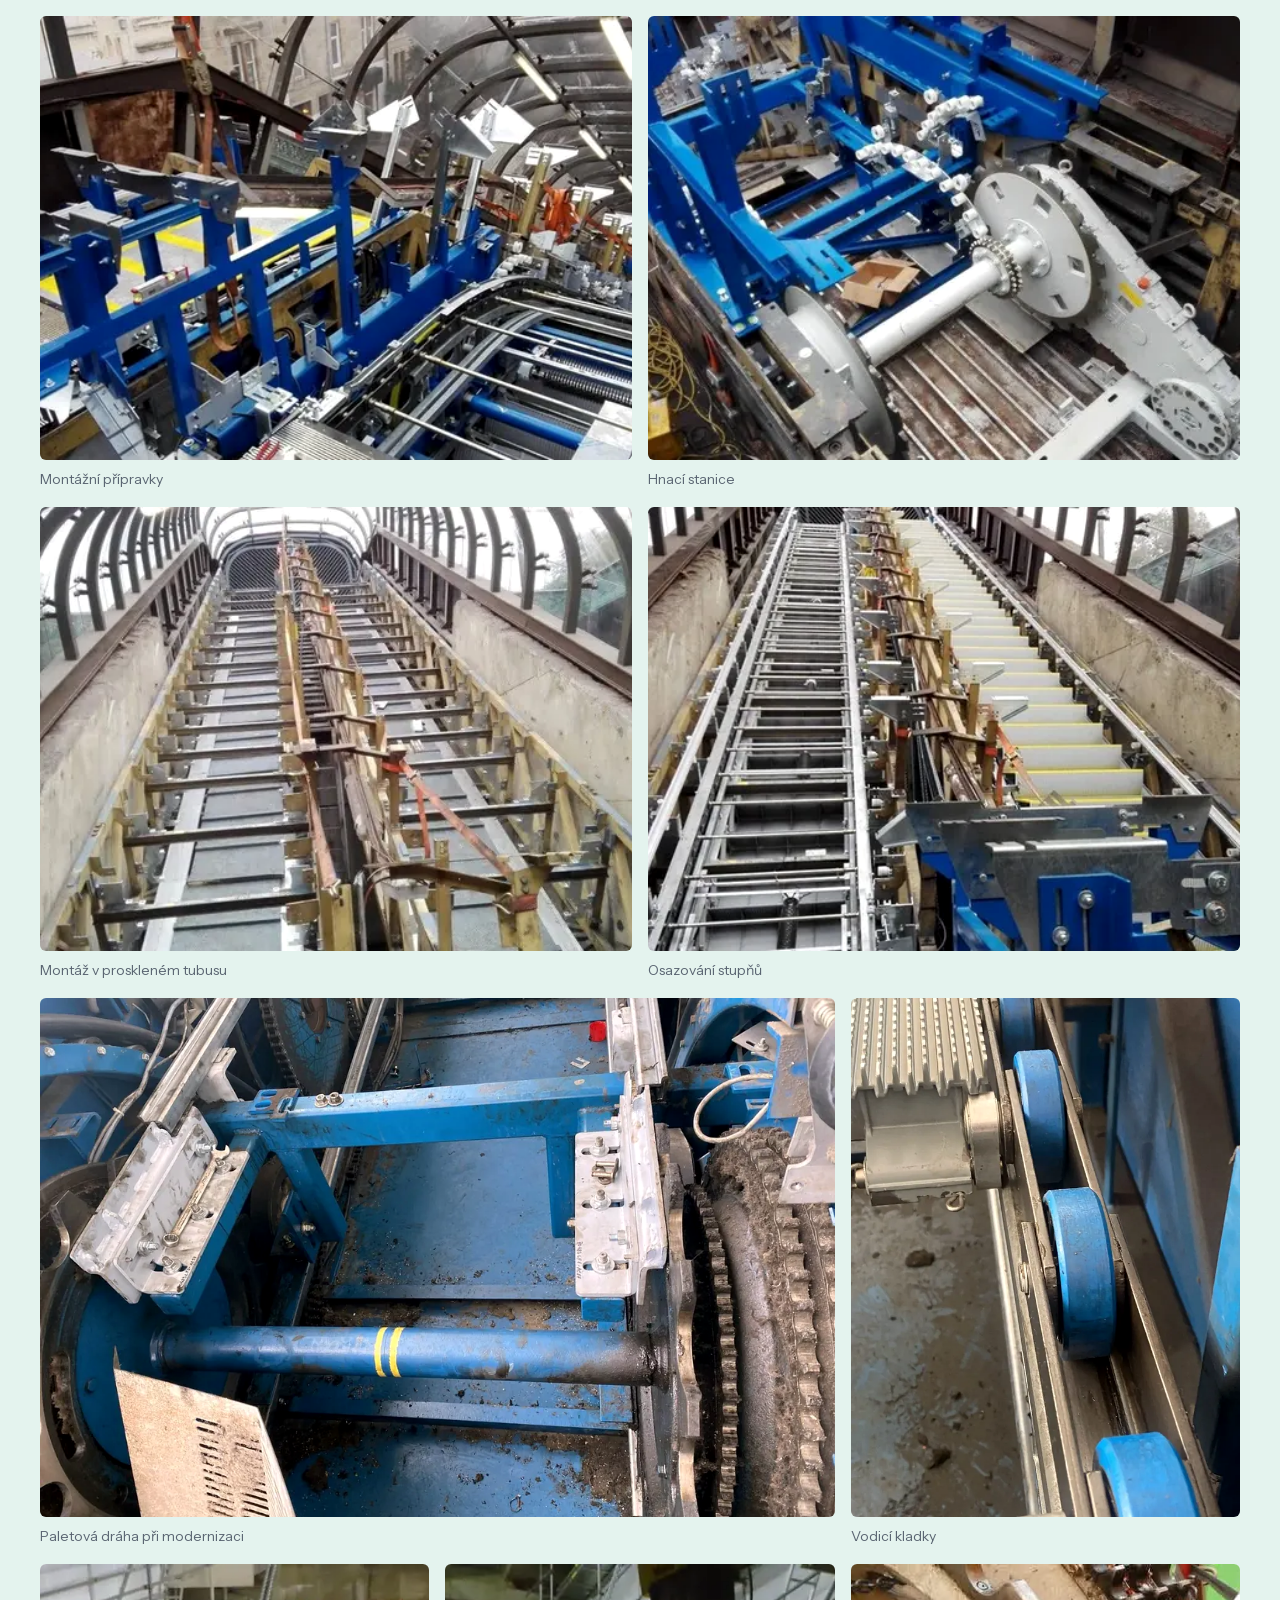
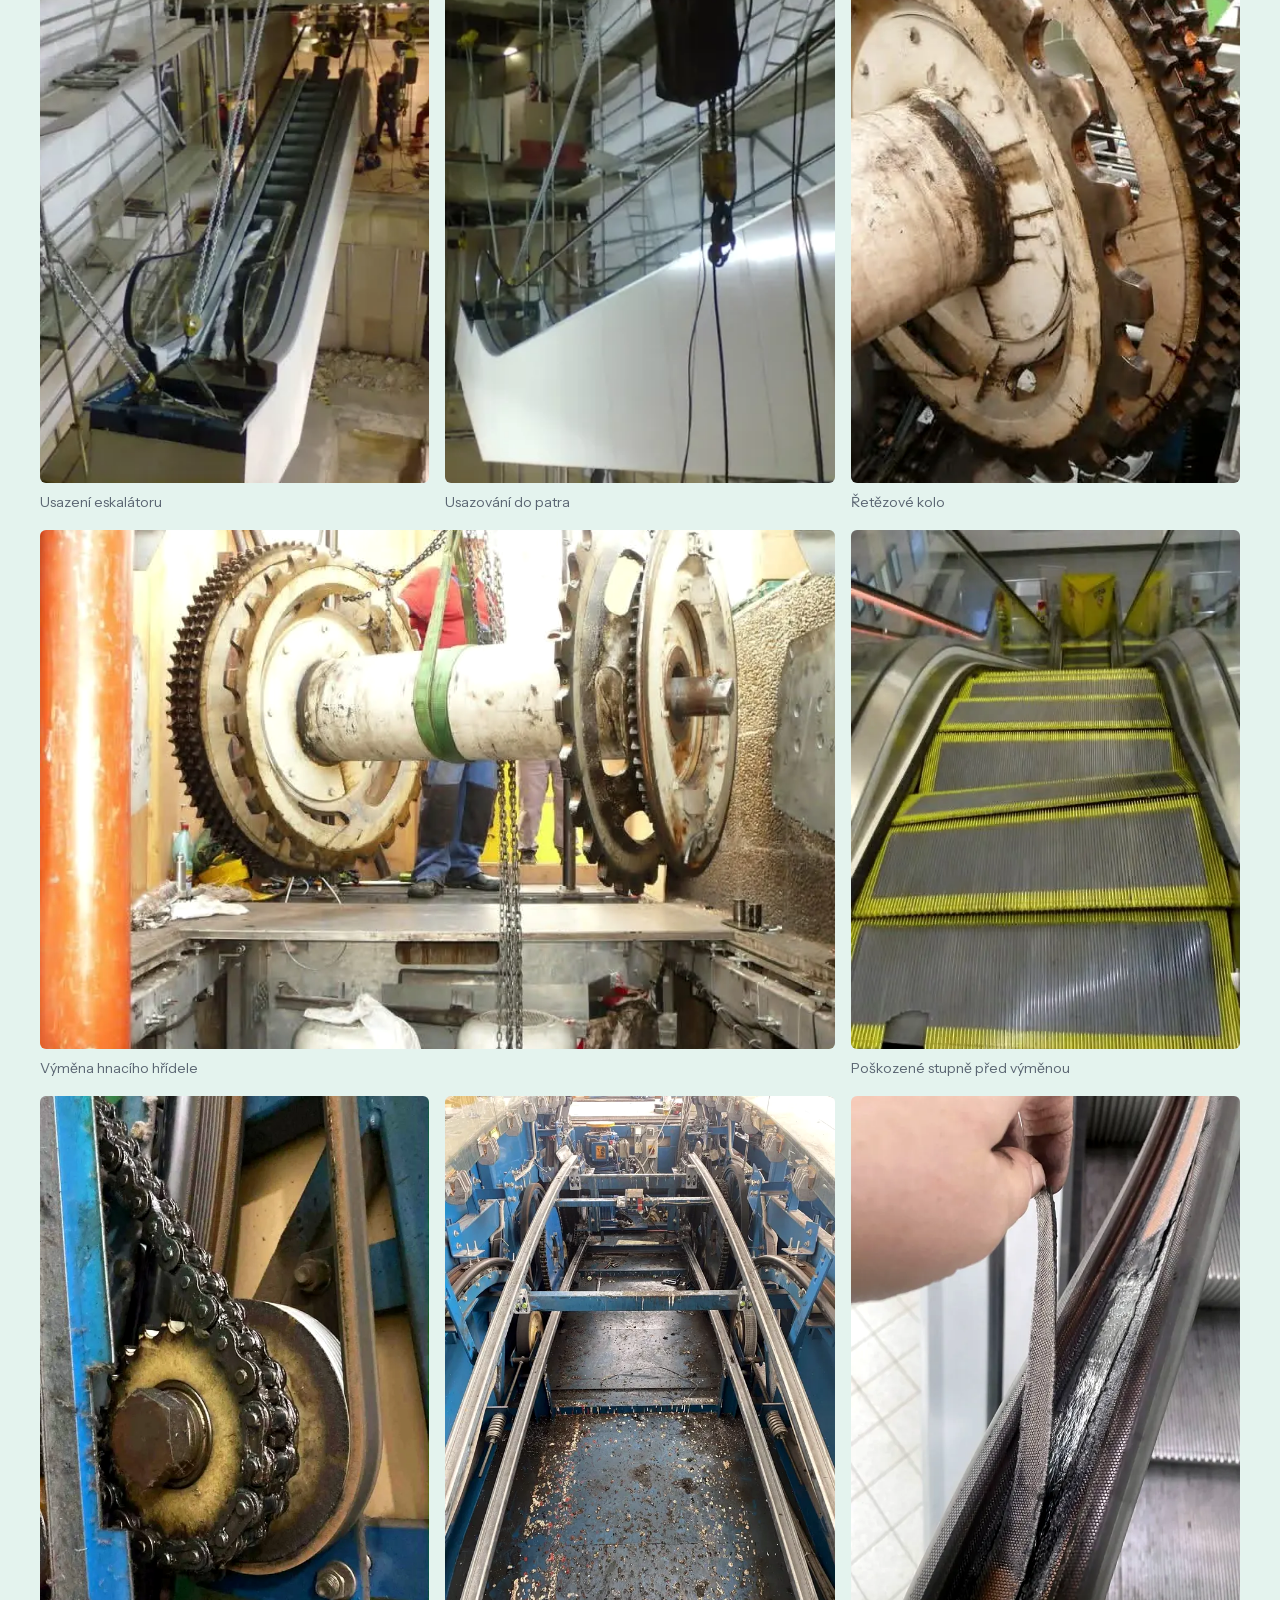
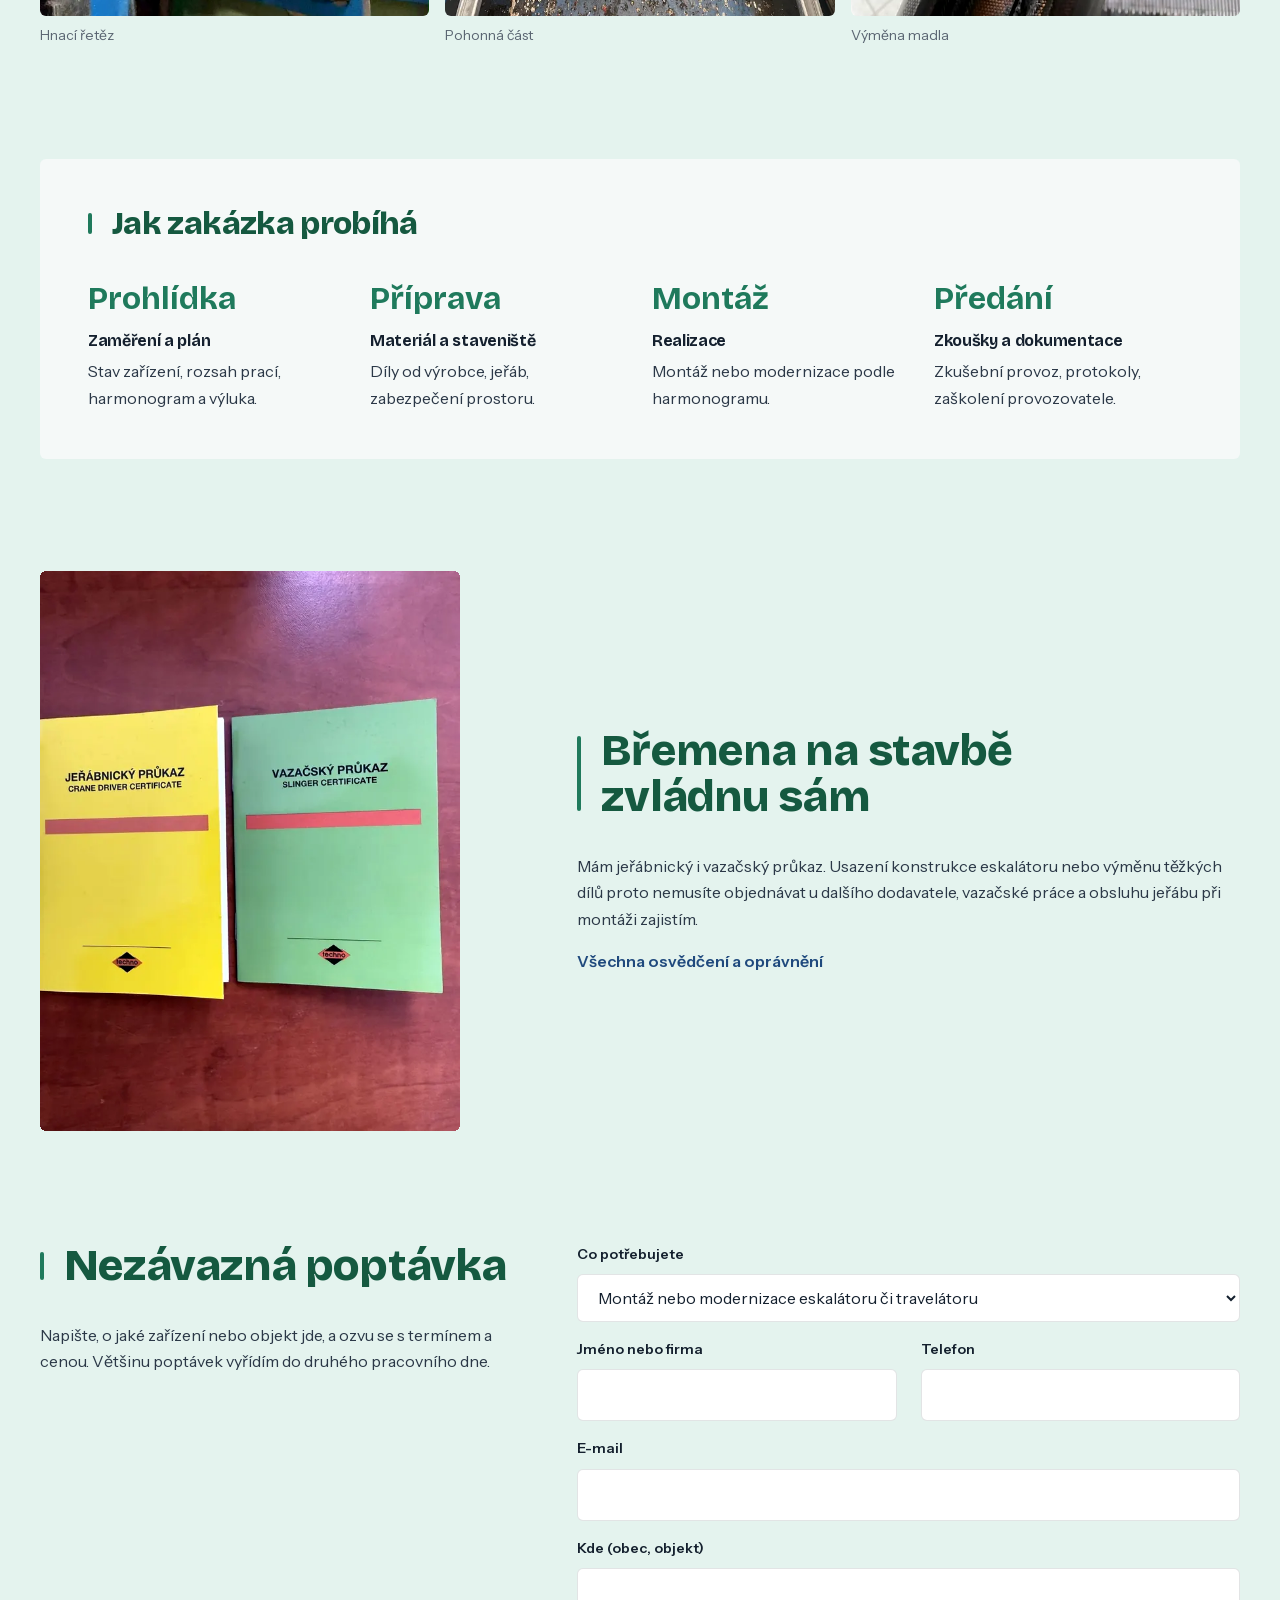
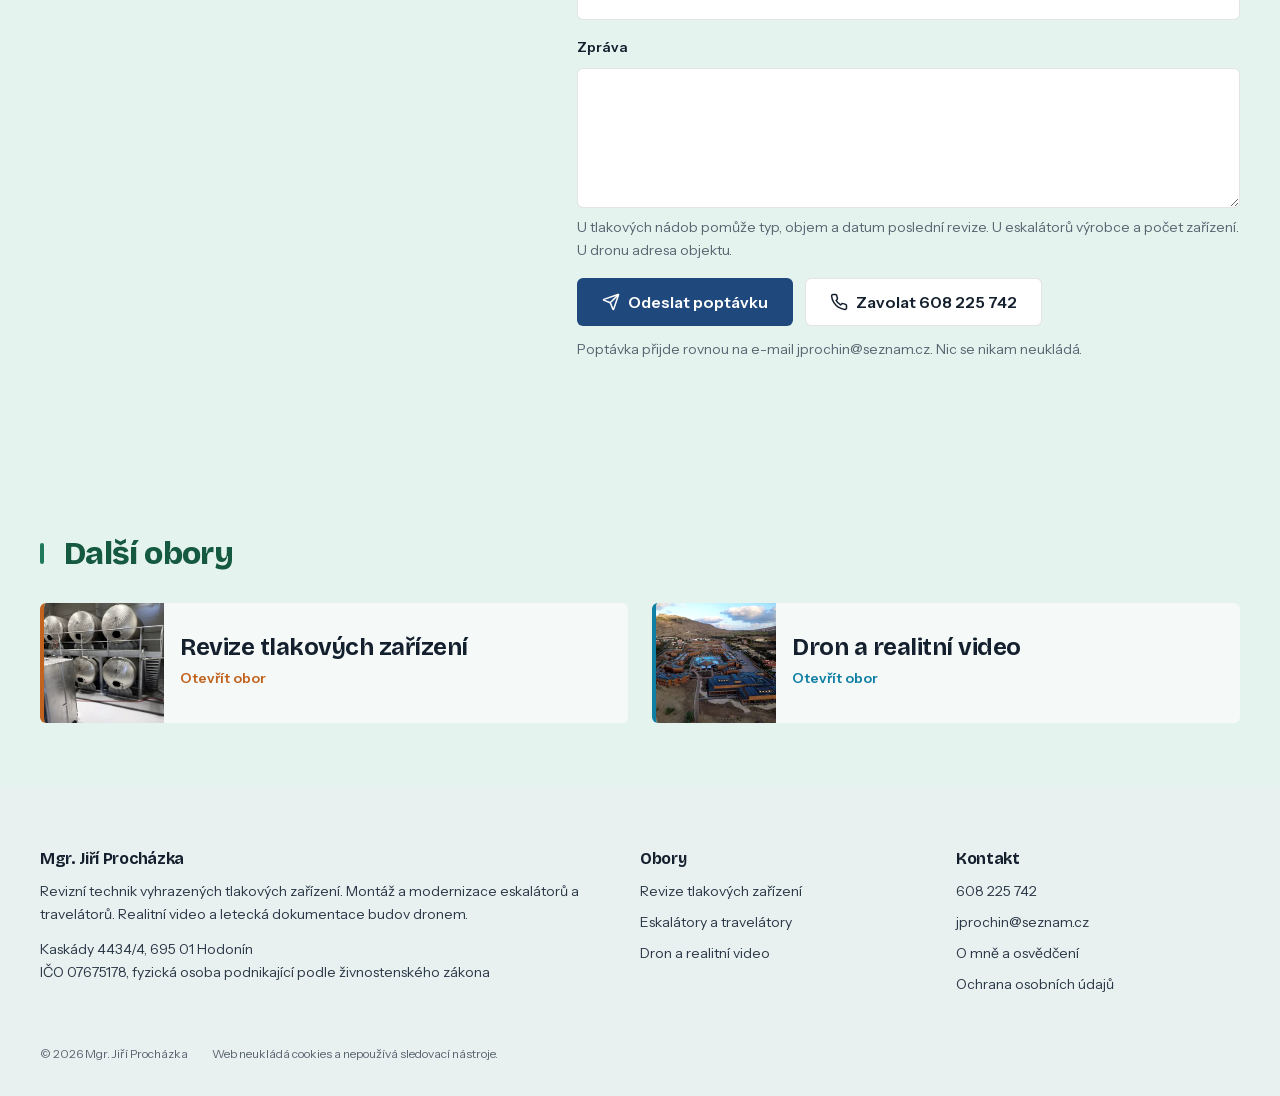
<file: eskalatory-a-travelatory/index.html>
<!DOCTYPE html><html lang="cs"><head><meta charSet="utf-8"/><meta name="viewport" content="width=device-width, initial-scale=1"/><link rel="preload" href="/_next/static/media/26d0ba92e140f0dc-s.p.woff2" as="font" crossorigin="" type="font/woff2"/><link rel="preload" href="/_next/static/media/9d5a263311222317-s.p.woff2" as="font" crossorigin="" type="font/woff2"/><link rel="preload" href="/_next/static/media/adb45196eddef626-s.p.woff2" as="font" crossorigin="" type="font/woff2"/><link rel="preload" href="/_next/static/media/c7e0cf6c760983e7-s.p.woff2" as="font" crossorigin="" type="font/woff2"/><link rel="preload" as="image" href="/images/opt/logo-eskalatory-88.webp"/><link rel="preload" as="image" imageSrcSet="/images/opt/esk-travelator-koridor-320.webp 320w, /images/opt/esk-travelator-koridor-640.webp 640w, /images/opt/esk-travelator-koridor-1080.webp 1080w" imageSizes="100vw" fetchPriority="high"/><link rel="stylesheet" href="/_next/static/css/43b452d104a62dba.css" data-precedence="next"/><link rel="preload" as="script" fetchPriority="low" href="/_next/static/chunks/webpack-bada75e92aadddf9.js"/><script src="/_next/static/chunks/4bd1b696-dad603c0ea07dd14.js" async=""></script><script src="/_next/static/chunks/517-4344c569e0663443.js" async=""></script><script src="/_next/static/chunks/main-app-b1099514306ab924.js" async=""></script><script src="/_next/static/chunks/173-38e78c9463adde84.js" async=""></script><script src="/_next/static/chunks/app/layout-6bf4afdacef150e8.js" async=""></script><script src="/_next/static/chunks/app/eskalatory-a-travelatory/page-f5c19717b47f2d65.js" async=""></script><meta name="next-size-adjust" content=""/><title>Montáž a modernizace eskalátorů a travelátorů | Mgr. Jiří Procházka</title><meta name="description" content="Instalace nových eskalátorů a travelátorů a modernizace stávajících zařízení KONE, OTIS, Schindler a TK Elevator. Plánování prací a site management. 12 let projektů po celé Evropě."/><script src="/_next/static/chunks/polyfills-42372ed130431b0a.js" noModule=""></script></head><body class="__variable_751159 __variable_0230cf"><script type="application/ld+json">{"@context":"https://schema.org","@type":"ProfessionalService","name":"Mgr. Jiří Procházka","description":"Revize tlakových zařízení, montáž a modernizace eskalátorů a travelátorů, realitní video a letecká kontrola budov dronem.","telephone":"+420608225742","email":"jprochin@seznam.cz","address":{"@type":"PostalAddress","streetAddress":"Kaskády 4434/4","addressLocality":"Hodonín","postalCode":"695 01","addressCountry":"CZ"},"url":"https://juraprochazka.cz/","areaServed":"CZ","taxID":"07675178"}</script><a class="skip-link" href="#obsah">Přeskočit na obsah</a><header class="header"><div class="container"><a class="logo" aria-label="Úvod" href="/"><img src="/images/opt/logo-eskalatory-88.webp" alt="Logo Jiří Procházka — montáž a modernizace eskalátorů a travelátorů" width="44" height="44" style="border-radius:50%"/><span class="logo-text"><b>Mgr. Jiří Procházka</b><small>Revize · eskalátory · dron</small></span></a><nav class="nav" aria-label="Hlavní navigace"><ul><li><a href="/revize-tlakovych-zarizeni/">Revize VTZ</a></li><li><a aria-current="page" href="/eskalatory-a-travelatory/">Eskalátory</a></li><li><a href="/dron-a-realitni-video/">Dron a video</a></li><li><a href="/o-mne/">O mně</a></li><li><a href="/kontakt/">Kontakt</a></li></ul></nav><div class="header-cta"><a class="btn btn-brand btn-sm" href="tel:+420608225742"><svg xmlns="http://www.w3.org/2000/svg" width="16" height="16" viewBox="0 0 24 24" fill="none" stroke="currentColor" stroke-width="2" stroke-linecap="round" stroke-linejoin="round" class="lucide lucide-phone" aria-hidden="true"><path d="M22 16.92v3a2 2 0 0 1-2.18 2 19.79 19.79 0 0 1-8.63-3.07 19.5 19.5 0 0 1-6-6 19.79 19.79 0 0 1-3.07-8.67A2 2 0 0 1 4.11 2h3a2 2 0 0 1 2 1.72 12.84 12.84 0 0 0 .7 2.81 2 2 0 0 1-.45 2.11L8.09 9.91a16 16 0 0 0 6 6l1.27-1.27a2 2 0 0 1 2.11-.45 12.84 12.84 0 0 0 2.81.7A2 2 0 0 1 22 16.92z"></path></svg> <!-- -->608 225 742</a></div><button type="button" class="burger" aria-expanded="false" aria-controls="mobilni-menu" aria-label="Otevřít menu"><svg xmlns="http://www.w3.org/2000/svg" width="22" height="22" viewBox="0 0 24 24" fill="none" stroke="currentColor" stroke-width="2" stroke-linecap="round" stroke-linejoin="round" class="lucide lucide-menu" aria-hidden="true"><line x1="4" x2="20" y1="12" y2="12"></line><line x1="4" x2="20" y1="6" y2="6"></line><line x1="4" x2="20" y1="18" y2="18"></line></svg></button></div></header><main id="obsah" class="tema-eskalatory"><section class="hero"><div class="hero-foto"><img src="/images/opt/esk-travelator-koridor-1080.webp" srcSet="/images/opt/esk-travelator-koridor-320.webp 320w, /images/opt/esk-travelator-koridor-640.webp 640w, /images/opt/esk-travelator-koridor-1080.webp 1080w" sizes="100vw" width="1080" height="1920" decoding="async" alt="Prosklený koridor s travelátorem před dokončením montáže" fetchPriority="high" style="view-transition-name:obor-eskalatory"/><div class="hero-titul"><div class="hero-panel"><h1>Montáž a modernizace eskalátorů a travelátorů</h1><p class="lead">Nové instalace i modernizace zařízení KONE, OTIS, Schindler a TK Elevator. Dvanáct let projektů po celé Evropě.</p><div class="cta-rada"><a class="btn btn-brand" href="#poptavka">Nezávazná poptávka</a><a class="btn btn-outline" href="tel:+420608225742"><svg xmlns="http://www.w3.org/2000/svg" width="18" height="18" viewBox="0 0 24 24" fill="none" stroke="currentColor" stroke-width="2" stroke-linecap="round" stroke-linejoin="round" class="lucide lucide-phone" aria-hidden="true"><path d="M22 16.92v3a2 2 0 0 1-2.18 2 19.79 19.79 0 0 1-8.63-3.07 19.5 19.5 0 0 1-6-6 19.79 19.79 0 0 1-3.07-8.67A2 2 0 0 1 4.11 2h3a2 2 0 0 1 2 1.72 12.84 12.84 0 0 0 .7 2.81 2 2 0 0 1-.45 2.11L8.09 9.91a16 16 0 0 0 6 6l1.27-1.27a2 2 0 0 1 2.11-.45 12.84 12.84 0 0 0 2.81.7A2 2 0 0 1 22 16.92z"></path></svg> <!-- -->608 225 742</a></div></div></div></div></section><section class="section"><div class="container"><div class="dvojice"><div class="text-blok"><h2 class="nadpis-sekce">Od usazení konstrukce po zkušební provoz</h2></div><div class="text-blok"><p class="uvodni-text">Zaměřuji se na instalaci nových eskalátorů a travelátorů a na modernizace stávajících zařízení. Pracuji hlavně se zařízeními předních evropských výrobců KONE, OTIS, Schindler a TK Elevator.</p><p>Vedle samotné montáže nabízím podporu při plánování a organizaci prací a site management přímo na místě realizace. Za dvanáct let jsem prošel projekty po celé Evropě, od obchodních center po letiště a metro.</p></div></div><div class="fakta"><div><b>12 let v oboru</b><span>montáže a modernizace od roku 2014</span></div><div><b>Projekty po celé Evropě</b><span>obchodní centra, nádraží, letiště, metro</span></div><div><b>KONE, OTIS, Schindler, TK Elevator</b><span>zařízení předních evropských výrobců</span></div></div></div></section><figure class="pas"><img src="/images/opt/esk-po-modernizaci-1086.webp" srcSet="/images/opt/esk-po-modernizaci-320.webp 320w, /images/opt/esk-po-modernizaci-640.webp 640w, /images/opt/esk-po-modernizaci-1086.webp 1086w" sizes="100vw" width="1086" height="1448" decoding="async" alt="Travelátor po modernizaci v obchodním domě" loading="lazy" style="object-position:center 62%"/></figure><section class="section" style="padding-top:0"><div class="container"><div class="sluzby-obal"><div class="text-blok"><h2 class="nadpis-sekce" style="margin-bottom:var(--sp-3)">Co pro vás udělám</h2></div><div class="sluzby"><div class="sluzba"><h3>Instalace nových zařízení</h3><p>Kompletní montáž eskalátorů a travelátorů v obchodních centrech, na nádražích, letištích a v metru, od usazení konstrukce po zkoušky.</p></div><div class="sluzba"><h3>Modernizace stávajících</h3><p>Výměna pohonů, hnacích řetězů, paletových a stupňových drah, madel, balustrád a řídicích systémů při zachování původní konstrukce.</p></div><div class="sluzba"><h3>Plánování a organizace prací</h3><p>Harmonogram, koordinace s dodavateli a provozem objektu, aby výluka trvala co nejkratší dobu.</p></div><div class="sluzba"><h3>Site management</h3><p>Vedení prací přímo na místě realizace, dohled nad montážní skupinou, bezpečností a kvalitou.</p></div></div></div></div></section><section class="section" style="padding-top:0"><div class="container"><h2 class="nadpis-sekce">Hotové instalace</h2><div class="galerie"><figure class="g-8"><img src="/images/opt/esk-tubus-led-1040.webp" srcSet="/images/opt/esk-tubus-led-320.webp 320w, /images/opt/esk-tubus-led-640.webp 640w, /images/opt/esk-tubus-led-1040.webp 1040w" sizes="(max-width: 799px) 100vw, 800px" width="1040" height="584" decoding="async" alt="Dvojice eskalátorů s oranžovým osvětlením v proskleném tubusu" loading="lazy"/><figcaption>Eskalátory v proskleném tubusu</figcaption></figure><figure class="g-4"><img src="/images/opt/esk-venkovni-park-717.webp" srcSet="/images/opt/esk-venkovni-park-320.webp 320w, /images/opt/esk-venkovni-park-717.webp 717w" sizes="(max-width: 799px) 50vw, 400px" width="717" height="960" decoding="async" alt="Venkovní eskalátor ve svahu parku" loading="lazy"/><figcaption>Venkovní eskalátor</figcaption></figure><figure class="g-6"><img src="/images/opt/esk-tubus-hotovy-1040.webp" srcSet="/images/opt/esk-tubus-hotovy-320.webp 320w, /images/opt/esk-tubus-hotovy-640.webp 640w, /images/opt/esk-tubus-hotovy-1040.webp 1040w" sizes="(max-width: 799px) 50vw, 600px" width="1040" height="584" decoding="async" alt="Hotový eskalátor v proskleném tubusu, pohled zespodu" loading="lazy"/><figcaption>Hotový eskalátor v tubusu</figcaption></figure><figure class="g-6"><img src="/images/opt/esk-led-sokl-720.webp" srcSet="/images/opt/esk-led-sokl-320.webp 320w, /images/opt/esk-led-sokl-720.webp 720w" sizes="(max-width: 799px) 50vw, 600px" width="720" height="431" decoding="async" alt="Dvojice eskalátorů s LED osvětlením soklu" loading="lazy"/><figcaption>Eskalátory s osvětlením soklu</figcaption></figure><figure class="g-4"><img src="/images/opt/esk-po-modernizaci-1086.webp" srcSet="/images/opt/esk-po-modernizaci-320.webp 320w, /images/opt/esk-po-modernizaci-640.webp 640w, /images/opt/esk-po-modernizaci-1086.webp 1086w" sizes="(max-width: 799px) 50vw, 400px" width="1086" height="1448" decoding="async" alt="Hotový travelátor po modernizaci" loading="lazy"/><figcaption>Travelátor po modernizaci</figcaption></figure><figure class="g-4"><img src="/images/opt/esk-podhled-led-640.webp" srcSet="/images/opt/esk-podhled-led-320.webp 320w, /images/opt/esk-podhled-led-640.webp 640w" sizes="(max-width: 799px) 50vw, 400px" width="640" height="480" decoding="async" alt="Podhled eskalátoru s červeným LED osvětlením" loading="lazy"/><figcaption>Podhled s LED osvětlením</figcaption></figure><figure class="g-4"><img src="/images/opt/esk-travelator-koridor-1080.webp" srcSet="/images/opt/esk-travelator-koridor-320.webp 320w, /images/opt/esk-travelator-koridor-640.webp 640w, /images/opt/esk-travelator-koridor-1080.webp 1080w" sizes="(max-width: 799px) 50vw, 400px" width="1080" height="1920" decoding="async" alt="Dlouhý travelátor v proskleném koridoru před dokončením" loading="lazy"/><figcaption>Travelátor v proskleném koridoru</figcaption></figure></div><h2 class="nadpis-sekce" style="margin-top:var(--sp-9)">Z montáže a modernizací</h2><div class="galerie"><figure class="g-8"><img src="/images/opt/esk-draha-stupnu-960.webp" srcSet="/images/opt/esk-draha-stupnu-320.webp 320w, /images/opt/esk-draha-stupnu-640.webp 640w, /images/opt/esk-draha-stupnu-960.webp 960w" sizes="(max-width: 799px) 100vw, 800px" width="960" height="539" decoding="async" alt="Dráha stupňového pásu s kladkami na modré montážní konstrukci" loading="lazy"/><figcaption>Dráha stupňového pásu</figcaption></figure><figure class="g-4"><img src="/images/opt/esk-travelator-montaz-1080.webp" srcSet="/images/opt/esk-travelator-montaz-320.webp 320w, /images/opt/esk-travelator-montaz-640.webp 640w, /images/opt/esk-travelator-montaz-1080.webp 1080w" sizes="(max-width: 799px) 50vw, 400px" width="1080" height="1920" decoding="async" alt="Rozestavěná paletová dráha travelátoru" loading="lazy"/><figcaption>Montáž paletové dráhy</figcaption></figure><figure class="g-6"><img src="/images/opt/esk-montazni-pripravky-960.webp" srcSet="/images/opt/esk-montazni-pripravky-320.webp 320w, /images/opt/esk-montazni-pripravky-640.webp 640w, /images/opt/esk-montazni-pripravky-960.webp 960w" sizes="(max-width: 799px) 50vw, 600px" width="960" height="539" decoding="async" alt="Montážní přípravky na modré nosné konstrukci pod proskleným tubusem" loading="lazy"/><figcaption>Montážní přípravky</figcaption></figure><figure class="g-6"><img src="/images/opt/esk-hnaci-stanice-1040.webp" srcSet="/images/opt/esk-hnaci-stanice-320.webp 320w, /images/opt/esk-hnaci-stanice-640.webp 640w, /images/opt/esk-hnaci-stanice-1040.webp 1040w" sizes="(max-width: 799px) 50vw, 600px" width="1040" height="584" decoding="async" alt="Hnací stanice eskalátoru s řetězovými koly" loading="lazy"/><figcaption>Hnací stanice</figcaption></figure><figure class="g-6"><img src="/images/opt/esk-montaz-tubus-1040.webp" srcSet="/images/opt/esk-montaz-tubus-320.webp 320w, /images/opt/esk-montaz-tubus-640.webp 640w, /images/opt/esk-montaz-tubus-1040.webp 1040w" sizes="(max-width: 799px) 50vw, 600px" width="1040" height="584" decoding="async" alt="Montážní konstrukce eskalátorů v proskleném tubusu" loading="lazy"/><figcaption>Montáž v proskleném tubusu</figcaption></figure><figure class="g-6"><img src="/images/opt/esk-osazovani-stupnu-960.webp" srcSet="/images/opt/esk-osazovani-stupnu-320.webp 320w, /images/opt/esk-osazovani-stupnu-640.webp 640w, /images/opt/esk-osazovani-stupnu-960.webp 960w" sizes="(max-width: 799px) 50vw, 600px" width="960" height="539" decoding="async" alt="Stupňový pás při osazování stupňů" loading="lazy"/><figcaption>Osazování stupňů</figcaption></figure><figure class="g-8"><img src="/images/opt/esk-mechanika-2-2000.webp" srcSet="/images/opt/esk-mechanika-2-320.webp 320w, /images/opt/esk-mechanika-2-640.webp 640w, /images/opt/esk-mechanika-2-1024.webp 1024w, /images/opt/esk-mechanika-2-1600.webp 1600w, /images/opt/esk-mechanika-2-2000.webp 2000w" sizes="(max-width: 799px) 100vw, 800px" width="2000" height="1500" decoding="async" alt="Rozebraná paletová dráha s hnacím řetězem při modernizaci" loading="lazy"/><figcaption>Paletová dráha při modernizaci</figcaption></figure><figure class="g-4"><img src="/images/opt/esk-kladky-1500.webp" srcSet="/images/opt/esk-kladky-320.webp 320w, /images/opt/esk-kladky-640.webp 640w, /images/opt/esk-kladky-1024.webp 1024w, /images/opt/esk-kladky-1500.webp 1500w" sizes="(max-width: 799px) 50vw, 400px" width="1500" height="2000" decoding="async" alt="Modré vodicí kladky travelátoru" loading="lazy"/><figcaption>Vodicí kladky</figcaption></figure><figure class="g-4"><img src="/images/opt/esk-usazeni-jerab-960.webp" srcSet="/images/opt/esk-usazeni-jerab-320.webp 320w, /images/opt/esk-usazeni-jerab-640.webp 640w, /images/opt/esk-usazeni-jerab-960.webp 960w" sizes="(max-width: 799px) 50vw, 400px" width="960" height="720" decoding="async" alt="Usazování eskalátoru na místo pomocí řetězových kladkostrojů" loading="lazy" style="object-position:60% center"/><figcaption>Usazení eskalátoru</figcaption></figure><figure class="g-4"><img src="/images/opt/esk-usazeni-patro-960.webp" srcSet="/images/opt/esk-usazeni-patro-320.webp 320w, /images/opt/esk-usazeni-patro-640.webp 640w, /images/opt/esk-usazeni-patro-960.webp 960w" sizes="(max-width: 799px) 50vw, 400px" width="960" height="720" decoding="async" alt="Usazování eskalátoru do patra mezi lešením" loading="lazy" style="object-position:65% center"/><figcaption>Usazování do patra</figcaption></figure><figure class="g-4"><img src="/images/opt/esk-retezove-kolo-720.webp" srcSet="/images/opt/esk-retezove-kolo-320.webp 320w, /images/opt/esk-retezove-kolo-720.webp 720w" sizes="(max-width: 799px) 50vw, 400px" width="720" height="540" decoding="async" alt="Řetězové kolo na hnacím hřídeli eskalátoru" loading="lazy" style="object-position:40% center"/><figcaption>Řetězové kolo</figcaption></figure><figure class="g-8"><img src="/images/opt/esk-vymena-hridele-960.webp" srcSet="/images/opt/esk-vymena-hridele-320.webp 320w, /images/opt/esk-vymena-hridele-640.webp 640w, /images/opt/esk-vymena-hridele-960.webp 960w" sizes="(max-width: 799px) 100vw, 800px" width="960" height="720" decoding="async" alt="Výměna hnacího hřídele s řetězovými koly zavěšeného na řetězech" loading="lazy"/><figcaption>Výměna hnacího hřídele</figcaption></figure><figure class="g-4"><img src="/images/opt/esk-poskozene-stupne-541.webp" srcSet="/images/opt/esk-poskozene-stupne-320.webp 320w, /images/opt/esk-poskozene-stupne-541.webp 541w" sizes="(max-width: 799px) 50vw, 400px" width="541" height="960" decoding="async" alt="Poškozené stupně eskalátoru před výměnou" loading="lazy"/><figcaption>Poškozené stupně před výměnou</figcaption></figure><figure class="g-4"><img src="/images/opt/esk-retez-1-844.webp" srcSet="/images/opt/esk-retez-1-320.webp 320w, /images/opt/esk-retez-1-640.webp 640w, /images/opt/esk-retez-1-844.webp 844w" sizes="(max-width: 799px) 50vw, 400px" width="844" height="1500" decoding="async" alt="Hnací řetěz a řetězové kolo eskalátoru" loading="lazy"/><figcaption>Hnací řetěz</figcaption></figure><figure class="g-4"><img src="/images/opt/esk-mechanika-1-1500.webp" srcSet="/images/opt/esk-mechanika-1-320.webp 320w, /images/opt/esk-mechanika-1-640.webp 640w, /images/opt/esk-mechanika-1-1024.webp 1024w, /images/opt/esk-mechanika-1-1500.webp 1500w" sizes="(max-width: 799px) 50vw, 400px" width="1500" height="2000" decoding="async" alt="Pohonná část eskalátoru s nosníky" loading="lazy"/><figcaption>Pohonná část</figcaption></figure><figure class="g-4"><img src="/images/opt/esk-madlo-1500.webp" srcSet="/images/opt/esk-madlo-320.webp 320w, /images/opt/esk-madlo-640.webp 640w, /images/opt/esk-madlo-1024.webp 1024w, /images/opt/esk-madlo-1500.webp 1500w" sizes="(max-width: 799px) 50vw, 400px" width="1500" height="2000" decoding="async" alt="Detail madla eskalátoru v ruce montéra" loading="lazy"/><figcaption>Výměna madla</figcaption></figure></div></div></section><section class="section" style="padding-top:0"><div class="container deska"><h2 class="nadpis-sekce" style="font-size:var(--fs-xl)">Jak zakázka probíhá</h2><div class="lhuty"><div class="lhuta"><b>Prohlídka</b><h3>Zaměření a plán</h3><p>Stav zařízení, rozsah prací, harmonogram a výluka.</p></div><div class="lhuta"><b>Příprava</b><h3>Materiál a staveniště</h3><p>Díly od výrobce, jeřáb, zabezpečení prostoru.</p></div><div class="lhuta"><b>Montáž</b><h3>Realizace</h3><p>Montáž nebo modernizace podle harmonogramu.</p></div><div class="lhuta"><b>Předání</b><h3>Zkoušky a dokumentace</h3><p>Zkušební provoz, protokoly, zaškolení provozovatele.</p></div></div></div></section><section class="section" style="padding-top:0"><div class="container dvojice" style="align-items:center"><figure class="foto" style="max-width:420px"><img src="/images/opt/esk-prukazy-1200.webp" srcSet="/images/opt/esk-prukazy-320.webp 320w, /images/opt/esk-prukazy-640.webp 640w, /images/opt/esk-prukazy-1200.webp 1200w" sizes="(max-width: 899px) 100vw, 420px" width="1200" height="1600" decoding="async" alt="Jeřábnický a vazačský průkaz položené na stole" loading="lazy"/></figure><div class="text-blok"><h2 class="nadpis-sekce">Břemena na stavbě zvládnu sám</h2><p>Mám jeřábnický i vazačský průkaz. Usazení konstrukce eskalátoru nebo výměnu těžkých dílů proto nemusíte objednávat u dalšího dodavatele, vazačské práce a obsluhu jeřábu při montáži zajistím.</p><a class="odkaz" href="/o-mne/">Všechna osvědčení a oprávnění</a></div></div></section><section class="section" id="poptavka" style="padding-top:0"><div class="container dvojice"><div class="text-blok"><h2 class="nadpis-sekce">Nezávazná poptávka</h2><p>Napište, o jaké zařízení nebo objekt jde, a ozvu se s termínem a cenou. Většinu poptávek vyřídím do druhého pracovního dne.</p></div><form class="form-mrizka"><div class="pole form-cele"><label for="f-obor">Co potřebujete</label><select id="f-obor"><option value="Revize nebo zkouška tlakového zařízení">Revize nebo zkouška tlakového zařízení</option><option value="Školení obsluhy tlakových nádob">Školení obsluhy tlakových nádob</option><option value="Pasport tlakové nádoby">Pasport tlakové nádoby</option><option value="Revize regálů a žebříků">Revize regálů a žebříků</option><option value="Montáž nebo modernizace eskalátoru či travelátoru" selected="">Montáž nebo modernizace eskalátoru či travelátoru</option><option value="Realitní video nebo letecké záběry">Realitní video nebo letecké záběry</option><option value="Letecká kontrola střechy, fasády nebo komína">Letecká kontrola střechy, fasády nebo komína</option><option value="Něco jiného">Něco jiného</option></select></div><div class="pole"><label for="f-jmeno">Jméno nebo firma</label><input id="f-jmeno" autoComplete="name" required="" name="jmeno" value=""/></div><div class="pole"><label for="f-tel">Telefon</label><input id="f-tel" type="tel" inputMode="tel" autoComplete="tel" required="" name="telefon" value=""/></div><div class="pole form-cele"><label for="f-email">E-mail</label><input id="f-email" type="email" inputMode="email" autoComplete="email" name="email" value=""/></div><div class="pole form-cele"><label for="f-misto">Kde (obec, objekt)</label><input id="f-misto" autoComplete="address-level2" name="misto" value=""/></div><div class="pole form-cele"><label for="f-zprava">Zpráva</label><textarea id="f-zprava" name="zprava"></textarea><span class="pole-napoveda">U tlakových nádob pomůže typ, objem a datum poslední revize. U eskalátorů výrobce a počet zařízení. U dronu adresa objektu.</span></div><div class="form-pata form-cele"><button type="submit" class="btn btn-brand"><svg xmlns="http://www.w3.org/2000/svg" width="18" height="18" viewBox="0 0 24 24" fill="none" stroke="currentColor" stroke-width="2" stroke-linecap="round" stroke-linejoin="round" class="lucide lucide-send" aria-hidden="true"><path d="M14.536 21.686a.5.5 0 0 0 .937-.024l6.5-19a.496.496 0 0 0-.635-.635l-19 6.5a.5.5 0 0 0-.024.937l7.93 3.18a2 2 0 0 1 1.112 1.11z"></path><path d="m21.854 2.147-10.94 10.939"></path></svg> <!-- -->Odeslat poptávku</button><a class="btn btn-outline" href="tel:+420608225742"><svg xmlns="http://www.w3.org/2000/svg" width="18" height="18" viewBox="0 0 24 24" fill="none" stroke="currentColor" stroke-width="2" stroke-linecap="round" stroke-linejoin="round" class="lucide lucide-phone" aria-hidden="true"><path d="M22 16.92v3a2 2 0 0 1-2.18 2 19.79 19.79 0 0 1-8.63-3.07 19.5 19.5 0 0 1-6-6 19.79 19.79 0 0 1-3.07-8.67A2 2 0 0 1 4.11 2h3a2 2 0 0 1 2 1.72 12.84 12.84 0 0 0 .7 2.81 2 2 0 0 1-.45 2.11L8.09 9.91a16 16 0 0 0 6 6l1.27-1.27a2 2 0 0 1 2.11-.45 12.84 12.84 0 0 0 2.81.7A2 2 0 0 1 22 16.92z"></path></svg> Zavolat <!-- -->608 225 742</a><p>Poptávka přijde rovnou na e-mail <!-- -->jprochin@seznam.cz<!-- -->. Nic se nikam neukládá.</p></div></form></div></section><section class="section-tight"><div class="container"><h2 class="nadpis-sekce" style="font-size:var(--fs-xl)">Další obory</h2><div class="obory-dalsi"><a class="obor-karta" style="--karta-barva:#c1631f" href="/revize-tlakovych-zarizeni/"><img src="/images/opt/vtz-nadoby-nerez-1650.webp" srcSet="/images/opt/vtz-nadoby-nerez-320.webp 320w, /images/opt/vtz-nadoby-nerez-640.webp 640w, /images/opt/vtz-nadoby-nerez-1024.webp 1024w, /images/opt/vtz-nadoby-nerez-1650.webp 1650w" sizes="120px" width="120" height="120" decoding="async" alt="" loading="lazy"/><div><h3>Revize tlakových zařízení</h3><span>Otevřít obor</span></div></a><a class="obor-karta" style="--karta-barva:#0f7fa3" href="/dron-a-realitni-video/"><img src="/images/opt/dron-dji-0034-v2-2048.webp" srcSet="/images/opt/dron-dji-0034-v2-320.webp 320w, /images/opt/dron-dji-0034-v2-640.webp 640w, /images/opt/dron-dji-0034-v2-1024.webp 1024w, /images/opt/dron-dji-0034-v2-1600.webp 1600w, /images/opt/dron-dji-0034-v2-2048.webp 2048w" sizes="120px" width="120" height="120" decoding="async" alt="" loading="lazy"/><div><h3>Dron a realitní video</h3><span>Otevřít obor</span></div></a></div></div></section></main><footer class="footer"><div class="container"><div><h3>Mgr. Jiří Procházka</h3><p>Revizní technik vyhrazených tlakových zařízení. Montáž a modernizace eskalátorů a travelátorů. Realitní video a letecká dokumentace budov dronem.</p><p style="margin-top:var(--sp-3)">Kaskády 4434/4, 695 01 Hodonín<br/>IČO <!-- -->07675178<!-- -->, fyzická osoba podnikající podle živnostenského zákona</p></div><div><h3>Obory</h3><ul><li><a href="/revize-tlakovych-zarizeni/">Revize tlakových zařízení</a></li><li><a href="/eskalatory-a-travelatory/">Eskalátory a travelátory</a></li><li><a href="/dron-a-realitni-video/">Dron a realitní video</a></li></ul></div><div><h3>Kontakt</h3><ul><li><a href="tel:+420608225742">608 225 742</a></li><li><a href="mailto:jprochin@seznam.cz">jprochin@seznam.cz</a></li><li><a href="/o-mne/">O mně a osvědčení</a></li><li><a href="/gdpr/">Ochrana osobních údajů</a></li></ul></div></div><div class="footer-pata"><span>© <!-- -->2026<!-- --> <!-- -->Mgr. Jiří Procházka</span><span>Web neukládá cookies a nepoužívá sledovací nástroje.</span></div></footer><script src="/_next/static/chunks/webpack-bada75e92aadddf9.js" async=""></script><script>(self.__next_f=self.__next_f||[]).push([0])</script><script>self.__next_f.push([1,"1:\"$Sreact.fragment\"\n2:I[651,[\"173\",\"static/chunks/173-38e78c9463adde84.js\",\"177\",\"static/chunks/app/layout-6bf4afdacef150e8.js\"],\"default\"]\n3:I[1229,[\"173\",\"static/chunks/173-38e78c9463adde84.js\",\"177\",\"static/chunks/app/layout-6bf4afdacef150e8.js\"],\"default\"]\n4:I[1503,[\"173\",\"static/chunks/173-38e78c9463adde84.js\",\"177\",\"static/chunks/app/layout-6bf4afdacef150e8.js\"],\"default\"]\n5:I[5244,[],\"\"]\n6:I[3866,[],\"\"]\n7:I[8173,[\"173\",\"static/chunks/173-38e78c9463adde84.js\",\"956\",\"static/chunks/app/eskalatory-a-travelatory/page-f5c19717b47f2d65.js\"],\"\"]\n8:I[9178,[\"173\",\"static/chunks/173-38e78c9463adde84.js\",\"956\",\"static/chunks/app/eskalatory-a-travelatory/page-f5c19717b47f2d65.js\"],\"default\"]\n9:I[6213,[],\"OutletBoundary\"]\nb:I[6213,[],\"MetadataBoundary\"]\nd:I[6213,[],\"ViewportBoundary\"]\nf:I[4835,[],\"\"]\n:HL[\"/_next/static/media/26d0ba92e140f0dc-s.p.woff2\",\"font\",{\"crossOrigin\":\"\",\"type\":\"font/woff2\"}]\n:HL[\"/_next/static/media/9d5a263311222317-s.p.woff2\",\"font\",{\"crossOrigin\":\"\",\"type\":\"font/woff2\"}]\n:HL[\"/_next/static/media/adb45196eddef626-s.p.woff2\",\"font\",{\"crossOrigin\":\"\",\"type\":\"font/woff2\"}]\n:HL[\"/_next/static/media/c7e0cf6c760983e7-s.p.woff2\",\"font\",{\"crossOrigin\":\"\",\"type\":\"font/woff2\"}]\n:HL[\"/_next/static/css/43b452d104a62dba.css\",\"style\"]\n"])</script><script>self.__next_f.push([1,"0:{\"P\":null,\"b\":\"mbRyZZptxfHB3CLZPEpTm\",\"p\":\"\",\"c\":[\"\",\"eskalatory-a-travelatory\",\"\"],\"i\":false,\"f\":[[[\"\",{\"children\":[\"eskalatory-a-travelatory\",{\"children\":[\"__PAGE__\",{}]}]},\"$undefined\",\"$undefined\",true],[\"\",[\"$\",\"$1\",\"c\",{\"children\":[[[\"$\",\"link\",\"0\",{\"rel\":\"stylesheet\",\"href\":\"/_next/static/css/43b452d104a62dba.css\",\"precedence\":\"next\",\"crossOrigin\":\"$undefined\",\"nonce\":\"$undefined\"}]],[\"$\",\"html\",null,{\"lang\":\"cs\",\"children\":[\"$\",\"body\",null,{\"className\":\"__variable_751159 __variable_0230cf\",\"children\":[[\"$\",\"script\",null,{\"type\":\"application/ld+json\",\"dangerouslySetInnerHTML\":{\"__html\":\"{\\\"@context\\\":\\\"https://schema.org\\\",\\\"@type\\\":\\\"ProfessionalService\\\",\\\"name\\\":\\\"Mgr. Jiří Procházka\\\",\\\"description\\\":\\\"Revize tlakových zařízení, montáž a modernizace eskalátorů a travelátorů, realitní video a letecká kontrola budov dronem.\\\",\\\"telephone\\\":\\\"+420608225742\\\",\\\"email\\\":\\\"jprochin@seznam.cz\\\",\\\"address\\\":{\\\"@type\\\":\\\"PostalAddress\\\",\\\"streetAddress\\\":\\\"Kaskády 4434/4\\\",\\\"addressLocality\\\":\\\"Hodonín\\\",\\\"postalCode\\\":\\\"695 01\\\",\\\"addressCountry\\\":\\\"CZ\\\"},\\\"url\\\":\\\"https://juraprochazka.cz/\\\",\\\"areaServed\\\":\\\"CZ\\\",\\\"taxID\\\":\\\"07675178\\\"}\"}}],[\"$\",\"$L2\",null,{}],[\"$\",\"a\",null,{\"className\":\"skip-link\",\"href\":\"#obsah\",\"children\":\"Přeskočit na obsah\"}],[\"$\",\"header\",null,{\"className\":\"header\",\"children\":[\"$\",\"div\",null,{\"className\":\"container\",\"children\":[[\"$\",\"$L3\",null,{}],[\"$\",\"$L4\",null,{\"nav\":[{\"href\":\"/revize-tlakovych-zarizeni/\",\"label\":\"Revize VTZ\"},{\"href\":\"/eskalatory-a-travelatory/\",\"label\":\"Eskalátory\"},{\"href\":\"/dron-a-realitni-video/\",\"label\":\"Dron a video\"},{\"href\":\"/o-mne/\",\"label\":\"O mně\"},{\"href\":\"/kontakt/\",\"label\":\"Kontakt\"}],\"tel\":\"608 225 742\",\"telIntl\":\"+420608225742\",\"email\":\"jprochin@seznam.cz\"}]]}]}],[\"$\",\"$L5\",null,{\"parallelRouterKey\":\"children\",\"segmentPath\":[\"children\"],\"error\":\"$undefined\",\"errorStyles\":\"$undefined\",\"errorScripts\":\"$undefined\",\"template\":[\"$\",\"$L6\",null,{}],\"templateStyles\":\"$undefined\",\"templateScripts\":\"$undefined\",\"notFound\":[[],[[\"$\",\"main\",null,{\"id\":\"obsah\",\"className\":\"section\",\"style\":{\"minHeight\":\"60svh\"},\"children\":[\"$\",\"div\",null,{\"className\":\"container text-blok\",\"children\":[[\"$\",\"h1\",null,{\"style\":{\"fontSize\":\"var(--fs-2xl)\"},\"children\":\"Stránka nenalezena\"}],[\"$\",\"p\",null,{\"children\":\"Tahle adresa na webu není. Vyberte obor na úvodní stránce nebo mi rovnou zavolejte.\"}],[\"$\",\"$L7\",null,{\"href\":\"/\",\"className\":\"btn btn-brand\",\"children\":\"Na úvod\"}]]}]}],[\"$\",\"footer\",null,{\"className\":\"footer\",\"children\":[[\"$\",\"div\",null,{\"className\":\"container\",\"children\":[[\"$\",\"div\",null,{\"children\":[[\"$\",\"h3\",null,{\"children\":\"Mgr. Jiří Procházka\"}],[\"$\",\"p\",null,{\"children\":\"Revizní technik vyhrazených tlakových zařízení. Montáž a modernizace eskalátorů a travelátorů. Realitní video a letecká dokumentace budov dronem.\"}],[\"$\",\"p\",null,{\"style\":{\"marginTop\":\"var(--sp-3)\"},\"children\":[\"Kaskády 4434/4, 695 01 Hodonín\",[\"$\",\"br\",null,{}],\"IČO \",\"07675178\",\", fyzická osoba podnikající podle živnostenského zákona\"]}]]}],[\"$\",\"div\",null,{\"children\":[[\"$\",\"h3\",null,{\"children\":\"Obory\"}],[\"$\",\"ul\",null,{\"children\":[[\"$\",\"li\",\"revize\",{\"children\":[\"$\",\"$L7\",null,{\"href\":\"/revize-tlakovych-zarizeni/\",\"children\":\"Revize tlakových zařízení\"}]}],[\"$\",\"li\",\"eskalatory\",{\"children\":[\"$\",\"$L7\",null,{\"href\":\"/eskalatory-a-travelatory/\",\"children\":\"Eskalátory a travelátory\"}]}],[\"$\",\"li\",\"dron\",{\"children\":[\"$\",\"$L7\",null,{\"href\":\"/dron-a-realitni-video/\",\"children\":\"Dron a realitní video\"}]}]]}]]}],[\"$\",\"div\",null,{\"children\":[[\"$\",\"h3\",null,{\"children\":\"Kontakt\"}],[\"$\",\"ul\",null,{\"children\":[[\"$\",\"li\",null,{\"children\":[\"$\",\"a\",null,{\"href\":\"tel:+420608225742\",\"children\":\"608 225 742\"}]}],[\"$\",\"li\",null,{\"children\":[\"$\",\"a\",null,{\"href\":\"mailto:jprochin@seznam.cz\",\"children\":\"jprochin@seznam.cz\"}]}],[\"$\",\"li\",null,{\"children\":[\"$\",\"$L7\",null,{\"href\":\"/o-mne/\",\"children\":\"O mně a osvědčení\"}]}],[\"$\",\"li\",null,{\"children\":[\"$\",\"$L7\",null,{\"href\":\"/gdpr/\",\"children\":\"Ochrana osobních údajů\"}]}]]}]]}]]}],[\"$\",\"div\",null,{\"className\":\"footer-pata\",\"children\":[[\"$\",\"span\",null,{\"children\":[\"© \",2026,\" \",\"Mgr. Jiří Procházka\"]}],[\"$\",\"span\",null,{\"children\":\"Web neukládá cookies a nepoužívá sledovací nástroje.\"}]]}]]}]]],\"forbidden\":\"$undefined\",\"unauthorized\":\"$undefined\"}]]}]}]]}],{\"children\":[\"eskalatory-a-travelatory\",[\"$\",\"$1\",\"c\",{\"children\":[null,[\"$\",\"$L5\",null,{\"parallelRouterKey\":\"children\",\"segmentPath\":[\"children\",\"eskalatory-a-travelatory\",\"children\"],\"error\":\"$undefined\",\"errorStyles\":\"$undefined\",\"errorScripts\":\"$undefined\",\"template\":[\"$\",\"$L6\",null,{}],\"templateStyles\":\"$undefined\",\"templateScripts\":\"$undefined\",\"notFound\":\"$undefined\",\"forbidden\":\"$undefined\",\"unauthorized\":\"$undefined\"}]]}],{\"children\":[\"__PAGE__\",[\"$\",\"$1\",\"c\",{\"children\":[[[\"$\",\"main\",null,{\"id\":\"obsah\",\"className\":\"tema-eskalatory\",\"children\":[[\"$\",\"section\",null,{\"className\":\"hero\",\"children\":[\"$\",\"div\",null,{\"className\":\"hero-foto\",\"children\":[[\"$\",\"img\",null,{\"src\":\"/images/opt/esk-travelator-koridor-1080.webp\",\"srcSet\":\"/images/opt/esk-travelator-koridor-320.webp 320w, /images/opt/esk-travelator-koridor-640.webp 640w, /images/opt/esk-travelator-koridor-1080.webp 1080w\",\"sizes\":\"100vw\",\"width\":1080,\"height\":1920,\"decoding\":\"async\",\"alt\":\"Prosklený koridor s travelátorem před dokončením montáže\",\"fetchPriority\":\"high\",\"style\":{\"viewTransitionName\":\"obor-eskalatory\"}}],[\"$\",\"div\",null,{\"className\":\"hero-titul\",\"children\":[\"$\",\"div\",null,{\"className\":\"hero-panel\",\"children\":[[\"$\",\"h1\",null,{\"children\":\"Montáž a modernizace eskalátorů a travelátorů\"}],[\"$\",\"p\",null,{\"className\":\"lead\",\"children\":\"Nové instalace i modernizace zařízení KONE, OTIS, Schindler a TK Elevator. Dvanáct let projektů po celé Evropě.\"}],[\"$\",\"div\",null,{\"className\":\"cta-rada\",\"children\":[[\"$\",\"a\",null,{\"className\":\"btn btn-brand\",\"href\":\"#poptavka\",\"children\":\"Nezávazná poptávka\"}],[\"$\",\"a\",null,{\"className\":\"btn btn-outline\",\"href\":\"tel:+420608225742\",\"children\":[[\"$\",\"svg\",null,{\"ref\":\"$undefined\",\"xmlns\":\"http://www.w3.org/2000/svg\",\"width\":18,\"height\":18,\"viewBox\":\"0 0 24 24\",\"fill\":\"none\",\"stroke\":\"currentColor\",\"strokeWidth\":2,\"strokeLinecap\":\"round\",\"strokeLinejoin\":\"round\",\"className\":\"lucide lucide-phone\",\"aria-hidden\":true,\"children\":[[\"$\",\"path\",\"foiqr5\",{\"d\":\"M22 16.92v3a2 2 0 0 1-2.18 2 19.79 19.79 0 0 1-8.63-3.07 19.5 19.5 0 0 1-6-6 19.79 19.79 0 0 1-3.07-8.67A2 2 0 0 1 4.11 2h3a2 2 0 0 1 2 1.72 12.84 12.84 0 0 0 .7 2.81 2 2 0 0 1-.45 2.11L8.09 9.91a16 16 0 0 0 6 6l1.27-1.27a2 2 0 0 1 2.11-.45 12.84 12.84 0 0 0 2.81.7A2 2 0 0 1 22 16.92z\"}],\"$undefined\"]}],\" \",\"608 225 742\"]}]]}]]}]}]]}]}],[\"$\",\"section\",null,{\"className\":\"section\",\"children\":[\"$\",\"div\",null,{\"className\":\"container\",\"children\":[[\"$\",\"div\",null,{\"className\":\"dvojice\",\"children\":[[\"$\",\"div\",null,{\"className\":\"text-blok\",\"children\":[\"$\",\"h2\",null,{\"className\":\"nadpis-sekce\",\"children\":\"Od usazení konstrukce po zkušební provoz\"}]}],[\"$\",\"div\",null,{\"className\":\"text-blok\",\"children\":[[\"$\",\"p\",null,{\"className\":\"uvodni-text\",\"children\":\"Zaměřuji se na instalaci nových eskalátorů a travelátorů a na modernizace stávajících zařízení. Pracuji hlavně se zařízeními předních evropských výrobců KONE, OTIS, Schindler a TK Elevator.\"}],[\"$\",\"p\",null,{\"children\":\"Vedle samotné montáže nabízím podporu při plánování a organizaci prací a site management přímo na místě realizace. Za dvanáct let jsem prošel projekty po celé Evropě, od obchodních center po letiště a metro.\"}]]}]]}],[\"$\",\"div\",null,{\"className\":\"fakta\",\"children\":[[\"$\",\"div\",null,{\"children\":[[\"$\",\"b\",null,{\"children\":\"12 let v oboru\"}],[\"$\",\"span\",null,{\"children\":\"montáže a modernizace od roku 2014\"}]]}],[\"$\",\"div\",null,{\"children\":[[\"$\",\"b\",null,{\"children\":\"Projekty po celé Evropě\"}],[\"$\",\"span\",null,{\"children\":\"obchodní centra, nádraží, letiště, metro\"}]]}],[\"$\",\"div\",null,{\"children\":[[\"$\",\"b\",null,{\"children\":\"KONE, OTIS, Schindler, TK Elevator\"}],[\"$\",\"span\",null,{\"children\":\"zařízení předních evropských výrobců\"}]]}]]}]]}]}],[\"$\",\"figure\",null,{\"className\":\"pas\",\"children\":[\"$\",\"img\",null,{\"src\":\"/images/opt/esk-po-modernizaci-1086.webp\",\"srcSet\":\"/images/opt/esk-po-modernizaci-320.webp 320w, /images/opt/esk-po-modernizaci-640.webp 640w, /images/opt/esk-po-modernizaci-1086.webp 1086w\",\"sizes\":\"100vw\",\"width\":1086,\"height\":1448,\"decoding\":\"async\",\"alt\":\"Travelátor po modernizaci v obchodním domě\",\"loading\":\"lazy\",\"style\":{\"objectPosition\":\"center 62%\"}}]}],[\"$\",\"section\",null,{\"className\":\"section\",\"style\":{\"paddingTop\":0},\"children\":[\"$\",\"div\",null,{\"className\":\"container\",\"children\":[\"$\",\"div\",null,{\"className\":\"sluzby-obal\",\"children\":[[\"$\",\"div\",null,{\"className\":\"text-blok\",\"children\":[\"$\",\"h2\",null,{\"className\":\"nadpis-sekce\",\"style\":{\"marginBottom\":\"var(--sp-3)\"},\"children\":\"Co pro vás udělám\"}]}],[\"$\",\"div\",null,{\"className\":\"sluzby\",\"children\":[[\"$\",\"div\",\"Instalace nových zařízení\",{\"className\":\"sluzba\",\"children\":[[\"$\",\"h3\",null,{\"children\":\"Instalace nových zařízení\"}],[\"$\",\"p\",null,{\"children\":\"Kompletní montáž eskalátorů a travelátorů v obchodních centrech, na nádražích, letištích a v metru, od usazení konstrukce po zkoušky.\"}]]}],[\"$\",\"div\",\"Modernizace stávajících\",{\"className\":\"sluzba\",\"children\":[[\"$\",\"h3\",null,{\"children\":\"Modernizace stávajících\"}],[\"$\",\"p\",null,{\"children\":\"Výměna pohonů, hnacích řetězů, paletových a stupňových drah, madel, balustrád a řídicích systémů při zachování původní konstrukce.\"}]]}],[\"$\",\"div\",\"Plánování a organizace prací\",{\"className\":\"sluzba\",\"children\":[[\"$\",\"h3\",null,{\"children\":\"Plánování a organizace prací\"}],[\"$\",\"p\",null,{\"children\":\"Harmonogram, koordinace s dodavateli a provozem objektu, aby výluka trvala co nejkratší dobu.\"}]]}],[\"$\",\"div\",\"Site management\",{\"className\":\"sluzba\",\"children\":[[\"$\",\"h3\",null,{\"children\":\"Site management\"}],[\"$\",\"p\",null,{\"children\":\"Vedení prací přímo na místě realizace, dohled nad montážní skupinou, bezpečností a kvalitou.\"}]]}]]}]]}]}]}],[\"$\",\"section\",null,{\"className\":\"section\",\"style\":{\"paddingTop\":0},\"children\":[\"$\",\"div\",null,{\"className\":\"container\",\"children\":[[\"$\",\"h2\",null,{\"className\":\"nadpis-sekce\",\"children\":\"Hotové instalace\"}],[\"$\",\"div\",null,{\"className\":\"galerie\",\"children\":[[\"$\",\"figure\",\"/images/esk-tubus-led.jpg\",{\"className\":\"g-8\",\"children\":[[\"$\",\"img\",null,{\"src\":\"/images/opt/esk-tubus-led-1040.webp\",\"srcSet\":\"/images/opt/esk-tubus-led-320.webp 320w, /images/opt/esk-tubus-led-640.webp 640w, /images/opt/esk-tubus-led-1040.webp 1040w\",\"sizes\":\"(max-width: 799px) 100vw, 800px\",\"width\":1040,\"height\":584,\"decoding\":\"async\",\"alt\":\"Dvojice eskalátorů s oranžovým osvětlením v proskleném tubusu\",\"loading\":\"lazy\",\"style\":\"$undefined\"}],[\"$\",\"figcaption\",null,{\"children\":\"Eskalátory v proskleném tubusu\"}]]}],[\"$\",\"figure\",\"/images/esk-venkovni-park.jpg\",{\"className\":\"g-4\",\"children\":[[\"$\",\"img\",null,{\"src\":\"/images/opt/esk-venkovni-park-717.webp\",\"srcSet\":\"/images/opt/esk-venkovni-park-320.webp 320w, /images/opt/esk-venkovni-park-717.webp 717w\",\"sizes\":\"(max-width: 799px) 50vw, 400px\",\"width\":717,\"height\":960,\"decoding\":\"async\",\"alt\":\"Venkovní eskalátor ve svahu parku\",\"loading\":\"lazy\",\"style\":\"$undefined\"}],[\"$\",\"figcaption\",null,{\"children\":\"Venkovní eskalátor\"}]]}],[\"$\",\"figure\",\"/images/esk-tubus-hotovy.jpg\",{\"className\":\"g-6\",\"children\":[[\"$\",\"img\",null,{\"src\":\"/images/opt/esk-tubus-hotovy-1040.webp\",\"srcSet\":\"/images/opt/esk-tubus-hotovy-320.webp 320w, /images/opt/esk-tubus-hotovy-640.webp 640w, /images/opt/esk-tubus-hotovy-1040.webp 1040w\",\"sizes\":\"(max-width: 799px) 50vw, 600px\",\"width\":1040,\"height\":584,\"decoding\":\"async\",\"alt\":\"Hotový eskalátor v proskleném tubusu, pohled zespodu\",\"loading\":\"lazy\",\"style\":\"$undefined\"}],[\"$\",\"figcaption\",null,{\"children\":\"Hotový eskalátor v tubusu\"}]]}],[\"$\",\"figure\",\"/images/esk-led-sokl.jpg\",{\"className\":\"g-6\",\"children\":[[\"$\",\"img\",null,{\"src\":\"/images/opt/esk-led-sokl-720.webp\",\"srcSet\":\"/images/opt/esk-led-sokl-320.webp 320w, /images/opt/esk-led-sokl-720.webp 720w\",\"sizes\":\"(max-width: 799px) 50vw, 600px\",\"width\":720,\"height\":431,\"decoding\":\"async\",\"alt\":\"Dvojice eskalátorů s LED osvětlením soklu\",\"loading\":\"lazy\",\"style\":\"$undefined\"}],[\"$\",\"figcaption\",null,{\"children\":\"Eskalátory s osvětlením soklu\"}]]}],[\"$\",\"figure\",\"/images/esk-po-modernizaci.jpg\",{\"className\":\"g-4\",\"children\":[[\"$\",\"img\",null,{\"src\":\"/images/opt/esk-po-modernizaci-1086.webp\",\"srcSet\":\"/images/opt/esk-po-modernizaci-320.webp 320w, /images/opt/esk-po-modernizaci-640.webp 640w, /images/opt/esk-po-modernizaci-1086.webp 1086w\",\"sizes\":\"(max-width: 799px) 50vw, 400px\",\"width\":1086,\"height\":1448,\"decoding\":\"async\",\"alt\":\"Hotový travelátor po modernizaci\",\"loading\":\"lazy\",\"style\":\"$undefined\"}],[\"$\",\"figcaption\",null,{\"children\":\"Travelátor po modernizaci\"}]]}],[\"$\",\"figure\",\"/images/esk-podhled-led.jpg\",{\"className\":\"g-4\",\"children\":[[\"$\",\"img\",null,{\"src\":\"/images/opt/esk-podhled-led-640.webp\",\"srcSet\":\"/images/opt/esk-podhled-led-320.webp 320w, /images/opt/esk-podhled-led-640.webp 640w\",\"sizes\":\"(max-width: 799px) 50vw, 400px\",\"width\":640,\"height\":480,\"decoding\":\"async\",\"alt\":\"Podhled eskalátoru s červeným LED osvětlením\",\"loading\":\"lazy\",\"style\":\"$undefined\"}],[\"$\",\"figcaption\",null,{\"children\":\"Podhled s LED osvětlením\"}]]}],[\"$\",\"figure\",\"/images/esk-travelator-koridor.jpg\",{\"className\":\"g-4\",\"children\":[[\"$\",\"img\",null,{\"src\":\"/images/opt/esk-travelator-koridor-1080.webp\",\"srcSet\":\"/images/opt/esk-travelator-koridor-320.webp 320w, /images/opt/esk-travelator-koridor-640.webp 640w, /images/opt/esk-travelator-koridor-1080.webp 1080w\",\"sizes\":\"(max-width: 799px) 50vw, 400px\",\"width\":1080,\"height\":1920,\"decoding\":\"async\",\"alt\":\"Dlouhý travelátor v proskleném koridoru před dokončením\",\"loading\":\"lazy\",\"style\":\"$undefined\"}],[\"$\",\"figcaption\",null,{\"children\":\"Travelátor v proskleném koridoru\"}]]}]]}],[\"$\",\"h2\",null,{\"className\":\"nadpis-sekce\",\"style\":{\"marginTop\":\"var(--sp-9)\"},\"children\":\"Z montáže a modernizací\"}],[\"$\",\"div\",null,{\"className\":\"galerie\",\"children\":[[\"$\",\"figure\",\"/images/esk-draha-stupnu.jpg\",{\"className\":\"g-8\",\"children\":[[\"$\",\"img\",null,{\"src\":\"/images/opt/esk-draha-stupnu-960.webp\",\"srcSet\":\"/images/opt/esk-draha-stupnu-320.webp 320w, /images/opt/esk-draha-stupnu-640.webp 640w, /images/opt/esk-draha-stupnu-960.webp 960w\",\"sizes\":\"(max-width: 799px) 100vw, 800px\",\"width\":960,\"height\":539,\"decoding\":\"async\",\"alt\":\"Dráha stupňového pásu s kladkami na modré montážní konstrukci\",\"loading\":\"lazy\",\"style\":\"$undefined\"}],[\"$\",\"figcaption\",null,{\"children\":\"Dráha stupňového pásu\"}]]}],[\"$\",\"figure\",\"/images/esk-travelator-montaz.jpg\",{\"className\":\"g-4\",\"children\":[[\"$\",\"img\",null,{\"src\":\"/images/opt/esk-travelator-montaz-1080.webp\",\"srcSet\":\"/images/opt/esk-travelator-montaz-320.webp 320w, /images/opt/esk-travelator-montaz-640.webp 640w, /images/opt/esk-travelator-montaz-1080.webp 1080w\",\"sizes\":\"(max-width: 799px) 50vw, 400px\",\"width\":1080,\"height\":1920,\"decoding\":\"async\",\"alt\":\"Rozestavěná paletová dráha travelátoru\",\"loading\":\"lazy\",\"style\":\"$undefined\"}],[\"$\",\"figcaption\",null,{\"children\":\"Montáž paletové dráhy\"}]]}],[\"$\",\"figure\",\"/images/esk-montazni-pripravky.jpg\",{\"className\":\"g-6\",\"children\":[[\"$\",\"img\",null,{\"src\":\"/images/opt/esk-montazni-pripravky-960.webp\",\"srcSet\":\"/images/opt/esk-montazni-pripravky-320.webp 320w, /images/opt/esk-montazni-pripravky-640.webp 640w, /images/opt/esk-montazni-pripravky-960.webp 960w\",\"sizes\":\"(max-width: 799px) 50vw, 600px\",\"width\":960,\"height\":539,\"decoding\":\"async\",\"alt\":\"Montážní přípravky na modré nosné konstrukci pod proskleným tubusem\",\"loading\":\"lazy\",\"style\":\"$undefined\"}],[\"$\",\"figcaption\",null,{\"children\":\"Montážní přípravky\"}]]}],[\"$\",\"figure\",\"/images/esk-hnaci-stanice.jpg\",{\"className\":\"g-6\",\"children\":[[\"$\",\"img\",null,{\"src\":\"/images/opt/esk-hnaci-stanice-1040.webp\",\"srcSet\":\"/images/opt/esk-hnaci-stanice-320.webp 320w, /images/opt/esk-hnaci-stanice-640.webp 640w, /images/opt/esk-hnaci-stanice-1040.webp 1040w\",\"sizes\":\"(max-width: 799px) 50vw, 600px\",\"width\":1040,\"height\":584,\"decoding\":\"async\",\"alt\":\"Hnací stanice eskalátoru s řetězovými koly\",\"loading\":\"lazy\",\"style\":\"$undefined\"}],[\"$\",\"figcaption\",null,{\"children\":\"Hnací stanice\"}]]}],[\"$\",\"figure\",\"/images/esk-montaz-tubus.jpg\",{\"className\":\"g-6\",\"children\":[[\"$\",\"img\",null,{\"src\":\"/images/opt/esk-montaz-tubus-1040.webp\",\"srcSet\":\"/images/opt/esk-montaz-tubus-320.webp 320w, /images/opt/esk-montaz-tubus-640.webp 640w, /images/opt/esk-montaz-tubus-1040.webp 1040w\",\"sizes\":\"(max-width: 799px) 50vw, 600px\",\"width\":1040,\"height\":584,\"decoding\":\"async\",\"alt\":\"Montážní konstrukce eskalátorů v proskleném tubusu\",\"loading\":\"lazy\",\"style\":\"$undefined\"}],[\"$\",\"figcaption\",null,{\"children\":\"Montáž v proskleném tubusu\"}]]}],[\"$\",\"figure\",\"/images/esk-osazovani-stupnu.jpg\",{\"className\":\"g-6\",\"children\":[[\"$\",\"img\",null,{\"src\":\"/images/opt/esk-osazovani-stupnu-960.webp\",\"srcSet\":\"/images/opt/esk-osazovani-stupnu-320.webp 320w, /images/opt/esk-osazovani-stupnu-640.webp 640w, /images/opt/esk-osazovani-stupnu-960.webp 960w\",\"sizes\":\"(max-width: 799px) 50vw, 600px\",\"width\":960,\"height\":539,\"decoding\":\"async\",\"alt\":\"Stupňový pás při osazování stupňů\",\"loading\":\"lazy\",\"style\":\"$undefined\"}],[\"$\",\"figcaption\",null,{\"children\":\"Osazování stupňů\"}]]}],[\"$\",\"figure\",\"/images/esk-mechanika-2.jpg\",{\"className\":\"g-8\",\"children\":[[\"$\",\"img\",null,{\"src\":\"/images/opt/esk-mechanika-2-2000.webp\",\"srcSet\":\"/images/opt/esk-mechanika-2-320.webp 320w, /images/opt/esk-mechanika-2-640.webp 640w, /images/opt/esk-mechanika-2-1024.webp 1024w, /images/opt/esk-mechanika-2-1600.webp 1600w, /images/opt/esk-mechanika-2-2000.webp 2000w\",\"sizes\":\"(max-width: 799px) 100vw, 800px\",\"width\":2000,\"height\":1500,\"decoding\":\"async\",\"alt\":\"Rozebraná paletová dráha s hnacím řetězem při modernizaci\",\"loading\":\"lazy\",\"style\":\"$undefined\"}],[\"$\",\"figcaption\",null,{\"children\":\"Paletová dráha při modernizaci\"}]]}],[\"$\",\"figure\",\"/images/esk-kladky.jpg\",{\"className\":\"g-4\",\"children\":[[\"$\",\"img\",null,{\"src\":\"/images/opt/esk-kladky-1500.webp\",\"srcSet\":\"/images/opt/esk-kladky-320.webp 320w, /images/opt/esk-kladky-640.webp 640w, /images/opt/esk-kladky-1024.webp 1024w, /images/opt/esk-kladky-1500.webp 1500w\",\"sizes\":\"(max-width: 799px) 50vw, 400px\",\"width\":1500,\"height\":2000,\"decoding\":\"async\",\"alt\":\"Modré vodicí kladky travelátoru\",\"loading\":\"lazy\",\"style\":\"$undefined\"}],[\"$\",\"figcaption\",null,{\"children\":\"Vodicí kladky\"}]]}],[\"$\",\"figure\",\"/images/esk-usazeni-jerab.jpg\",{\"className\":\"g-4\",\"children\":[[\"$\",\"img\",null,{\"src\":\"/images/opt/esk-usazeni-jerab-960.webp\",\"srcSet\":\"/images/opt/esk-usazeni-jerab-320.webp 320w, /images/opt/esk-usazeni-jerab-640.webp 640w, /images/opt/esk-usazeni-jerab-960.webp 960w\",\"sizes\":\"(max-width: 799px) 50vw, 400px\",\"width\":960,\"height\":720,\"decoding\":\"async\",\"alt\":\"Usazování eskalátoru na místo pomocí řetězových kladkostrojů\",\"loading\":\"lazy\",\"style\":{\"objectPosition\":\"60% center\"}}],[\"$\",\"figcaption\",null,{\"children\":\"Usazení eskalátoru\"}]]}],[\"$\",\"figure\",\"/images/esk-usazeni-patro.jpg\",{\"className\":\"g-4\",\"children\":[[\"$\",\"img\",null,{\"src\":\"/images/opt/esk-usazeni-patro-960.webp\",\"srcSet\":\"/images/opt/esk-usazeni-patro-320.webp 320w, /images/opt/esk-usazeni-patro-640.webp 640w, /images/opt/esk-usazeni-patro-960.webp 960w\",\"sizes\":\"(max-width: 799px) 50vw, 400px\",\"width\":960,\"height\":720,\"decoding\":\"async\",\"alt\":\"Usazování eskalátoru do patra mezi lešením\",\"loading\":\"lazy\",\"style\":{\"objectPosition\":\"65% center\"}}],[\"$\",\"figcaption\",null,{\"children\":\"Usazování do patra\"}]]}],[\"$\",\"figure\",\"/images/esk-retezove-kolo.jpg\",{\"className\":\"g-4\",\"children\":[[\"$\",\"img\",null,{\"src\":\"/images/opt/esk-retezove-kolo-720.webp\",\"srcSet\":\"/images/opt/esk-retezove-kolo-320.webp 320w, /images/opt/esk-retezove-kolo-720.webp 720w\",\"sizes\":\"(max-width: 799px) 50vw, 400px\",\"width\":720,\"height\":540,\"decoding\":\"async\",\"alt\":\"Řetězové kolo na hnacím hřídeli eskalátoru\",\"loading\":\"lazy\",\"style\":{\"objectPosition\":\"40% center\"}}],[\"$\",\"figcaption\",null,{\"children\":\"Řetězové kolo\"}]]}],[\"$\",\"figure\",\"/images/esk-vymena-hridele.jpg\",{\"className\":\"g-8\",\"children\":[[\"$\",\"img\",null,{\"src\":\"/images/opt/esk-vymena-hridele-960.webp\",\"srcSet\":\"/images/opt/esk-vymena-hridele-320.webp 320w, /images/opt/esk-vymena-hridele-640.webp 640w, /images/opt/esk-vymena-hridele-960.webp 960w\",\"sizes\":\"(max-width: 799px) 100vw, 800px\",\"width\":960,\"height\":720,\"decoding\":\"async\",\"alt\":\"Výměna hnacího hřídele s řetězovými koly zavěšeného na řetězech\",\"loading\":\"lazy\",\"style\":\"$undefined\"}],[\"$\",\"figcaption\",null,{\"children\":\"Výměna hnacího hřídele\"}]]}],[\"$\",\"figure\",\"/images/esk-poskozene-stupne.jpg\",{\"className\":\"g-4\",\"children\":[[\"$\",\"img\",null,{\"src\":\"/images/opt/esk-poskozene-stupne-541.webp\",\"srcSet\":\"/images/opt/esk-poskozene-stupne-320.webp 320w, /images/opt/esk-poskozene-stupne-541.webp 541w\",\"sizes\":\"(max-width: 799px) 50vw, 400px\",\"width\":541,\"height\":960,\"decoding\":\"async\",\"alt\":\"Poškozené stupně eskalátoru před výměnou\",\"loading\":\"lazy\",\"style\":\"$undefined\"}],[\"$\",\"figcaption\",null,{\"children\":\"Poškozené stupně před výměnou\"}]]}],[\"$\",\"figure\",\"/images/esk-retez-1.jpg\",{\"className\":\"g-4\",\"children\":[[\"$\",\"img\",null,{\"src\":\"/images/opt/esk-retez-1-844.webp\",\"srcSet\":\"/images/opt/esk-retez-1-320.webp 320w, /images/opt/esk-retez-1-640.webp 640w, /images/opt/esk-retez-1-844.webp 844w\",\"sizes\":\"(max-width: 799px) 50vw, 400px\",\"width\":844,\"height\":1500,\"decoding\":\"async\",\"alt\":\"Hnací řetěz a řetězové kolo eskalátoru\",\"loading\":\"lazy\",\"style\":\"$undefined\"}],[\"$\",\"figcaption\",null,{\"children\":\"Hnací řetěz\"}]]}],[\"$\",\"figure\",\"/images/esk-mechanika-1.jpg\",{\"className\":\"g-4\",\"children\":[[\"$\",\"img\",null,{\"src\":\"/images/opt/esk-mechanika-1-1500.webp\",\"srcSet\":\"/images/opt/esk-mechanika-1-320.webp 320w, /images/opt/esk-mechanika-1-640.webp 640w, /images/opt/esk-mechanika-1-1024.webp 1024w, /images/opt/esk-mechanika-1-1500.webp 1500w\",\"sizes\":\"(max-width: 799px) 50vw, 400px\",\"width\":1500,\"height\":2000,\"decoding\":\"async\",\"alt\":\"Pohonná část eskalátoru s nosníky\",\"loading\":\"lazy\",\"style\":\"$undefined\"}],[\"$\",\"figcaption\",null,{\"children\":\"Pohonná část\"}]]}],[\"$\",\"figure\",\"/images/esk-madlo.jpg\",{\"className\":\"g-4\",\"children\":[[\"$\",\"img\",null,{\"src\":\"/images/opt/esk-madlo-1500.webp\",\"srcSet\":\"/images/opt/esk-madlo-320.webp 320w, /images/opt/esk-madlo-640.webp 640w, /images/opt/esk-madlo-1024.webp 1024w, /images/opt/esk-madlo-1500.webp 1500w\",\"sizes\":\"(max-width: 799px) 50vw, 400px\",\"width\":1500,\"height\":2000,\"decoding\":\"async\",\"alt\":\"Detail madla eskalátoru v ruce montéra\",\"loading\":\"lazy\",\"style\":\"$undefined\"}],[\"$\",\"figcaption\",null,{\"children\":\"Výměna madla\"}]]}]]}]]}]}],[\"$\",\"section\",null,{\"className\":\"section\",\"style\":{\"paddingTop\":0},\"children\":[\"$\",\"div\",null,{\"className\":\"container deska\",\"children\":[[\"$\",\"h2\",null,{\"className\":\"nadpis-sekce\",\"style\":{\"fontSize\":\"var(--fs-xl)\"},\"children\":\"Jak zakázka probíhá\"}],[\"$\",\"div\",null,{\"className\":\"lhuty\",\"children\":[[\"$\",\"div\",\"Zaměření a plán\",{\"className\":\"lhuta\",\"children\":[[\"$\",\"b\",null,{\"children\":\"Prohlídka\"}],[\"$\",\"h3\",null,{\"children\":\"Zaměření a plán\"}],[\"$\",\"p\",null,{\"children\":\"Stav zařízení, rozsah prací, harmonogram a výluka.\"}]]}],[\"$\",\"div\",\"Materiál a staveniště\",{\"className\":\"lhuta\",\"children\":[[\"$\",\"b\",null,{\"children\":\"Příprava\"}],[\"$\",\"h3\",null,{\"children\":\"Materiál a staveniště\"}],[\"$\",\"p\",null,{\"children\":\"Díly od výrobce, jeřáb, zabezpečení prostoru.\"}]]}],[\"$\",\"div\",\"Realizace\",{\"className\":\"lhuta\",\"children\":[[\"$\",\"b\",null,{\"children\":\"Montáž\"}],[\"$\",\"h3\",null,{\"children\":\"Realizace\"}],[\"$\",\"p\",null,{\"children\":\"Montáž nebo modernizace podle harmonogramu.\"}]]}],[\"$\",\"div\",\"Zkoušky a dokumentace\",{\"className\":\"lhuta\",\"children\":[[\"$\",\"b\",null,{\"children\":\"Předání\"}],[\"$\",\"h3\",null,{\"children\":\"Zkoušky a dokumentace\"}],[\"$\",\"p\",null,{\"children\":\"Zkušební provoz, protokoly, zaškolení provozovatele.\"}]]}]]}]]}]}],[\"$\",\"section\",null,{\"className\":\"section\",\"style\":{\"paddingTop\":0},\"children\":[\"$\",\"div\",null,{\"className\":\"container dvojice\",\"style\":{\"alignItems\":\"center\"},\"children\":[[\"$\",\"figure\",null,{\"className\":\"foto\",\"style\":{\"maxWidth\":420},\"children\":[\"$\",\"img\",null,{\"src\":\"/images/opt/esk-prukazy-1200.webp\",\"srcSet\":\"/images/opt/esk-prukazy-320.webp 320w, /images/opt/esk-prukazy-640.webp 640w, /images/opt/esk-prukazy-1200.webp 1200w\",\"sizes\":\"(max-width: 899px) 100vw, 420px\",\"width\":1200,\"height\":1600,\"decoding\":\"async\",\"alt\":\"Jeřábnický a vazačský průkaz položené na stole\",\"loading\":\"lazy\"}]}],[\"$\",\"div\",null,{\"className\":\"text-blok\",\"children\":[[\"$\",\"h2\",null,{\"className\":\"nadpis-sekce\",\"children\":\"Břemena na stavbě zvládnu sám\"}],[\"$\",\"p\",null,{\"children\":\"Mám jeřábnický i vazačský průkaz. Usazení konstrukce eskalátoru nebo výměnu těžkých dílů proto nemusíte objednávat u dalšího dodavatele, vazačské práce a obsluhu jeřábu při montáži zajistím.\"}],[\"$\",\"a\",null,{\"className\":\"odkaz\",\"href\":\"/o-mne/\",\"children\":\"Všechna osvědčení a oprávnění\"}]]}]]}]}],[\"$\",\"section\",null,{\"className\":\"section\",\"id\":\"poptavka\",\"style\":{\"paddingTop\":0},\"children\":[\"$\",\"div\",null,{\"className\":\"container dvojice\",\"children\":[[\"$\",\"div\",null,{\"className\":\"text-blok\",\"children\":[[\"$\",\"h2\",null,{\"className\":\"nadpis-sekce\",\"children\":\"Nezávazná poptávka\"}],[\"$\",\"p\",null,{\"children\":\"Napište, o jaké zařízení nebo objekt jde, a ozvu se s termínem a cenou. Většinu poptávek vyřídím do druhého pracovního dne.\"}]]}],[\"$\",\"$L8\",null,{\"vychozi\":4}]]}]}],[\"$\",\"section\",null,{\"className\":\"section-tight\",\"children\":[\"$\",\"div\",null,{\"className\":\"container\",\"children\":[[\"$\",\"h2\",null,{\"className\":\"nadpis-sekce\",\"style\":{\"fontSize\":\"var(--fs-xl)\"},\"children\":\"Další obory\"}],[\"$\",\"div\",null,{\"className\":\"obory-dalsi\",\"children\":[[\"$\",\"$L7\",\"revize\",{\"href\":\"/revize-tlakovych-zarizeni/\",\"className\":\"obor-karta\",\"style\":{\"--karta-barva\":\"#c1631f\"},\"children\":[[\"$\",\"img\",null,{\"src\":\"/images/opt/vtz-nadoby-nerez-1650.webp\",\"srcSet\":\"/images/opt/vtz-nadoby-nerez-320.webp 320w, /images/opt/vtz-nadoby-nerez-640.webp 640w, /images/opt/vtz-nadoby-nerez-1024.webp 1024w, /images/opt/vtz-nadoby-nerez-1650.webp 1650w\",\"sizes\":\"120px\",\"width\":120,\"height\":120,\"decoding\":\"async\",\"alt\":\"\",\"loading\":\"lazy\"}],[\"$\",\"div\",null,{\"children\":[[\"$\",\"h3\",null,{\"children\":\"Revize tlakových zařízení\"}],[\"$\",\"span\",null,{\"children\":\"Otevřít obor\"}]]}]]}],[\"$\",\"$L7\",\"dron\",{\"href\":\"/dron-a-realitni-video/\",\"className\":\"obor-karta\",\"style\":{\"--karta-barva\":\"#0f7fa3\"},\"children\":[[\"$\",\"img\",null,{\"src\":\"/images/opt/dron-dji-0034-v2-2048.webp\",\"srcSet\":\"/images/opt/dron-dji-0034-v2-320.webp 320w, /images/opt/dron-dji-0034-v2-640.webp 640w, /images/opt/dron-dji-0034-v2-1024.webp 1024w, /images/opt/dron-dji-0034-v2-1600.webp 1600w, /images/opt/dron-dji-0034-v2-2048.webp 2048w\",\"sizes\":\"120px\",\"width\":120,\"height\":120,\"decoding\":\"async\",\"alt\":\"\",\"loading\":\"lazy\"}],[\"$\",\"div\",null,{\"children\":[[\"$\",\"h3\",null,{\"children\":\"Dron a realitní video\"}],[\"$\",\"span\",null,{\"children\":\"Otevřít obor\"}]]}]]}]]}]]}]}]]}],[\"$\",\"footer\",null,{\"className\":\"footer\",\"children\":[[\"$\",\"div\",null,{\"className\":\"container\",\"children\":[[\"$\",\"div\",null,{\"children\":[[\"$\",\"h3\",null,{\"children\":\"Mgr. Jiří Procházka\"}],[\"$\",\"p\",null,{\"children\":\"Revizní technik vyhrazených tlakových zařízení. Montáž a modernizace eskalátorů a travelátorů. Realitní video a letecká dokumentace budov dronem.\"}],[\"$\",\"p\",null,{\"style\":{\"marginTop\":\"var(--sp-3)\"},\"children\":[\"Kaskády 4434/4, 695 01 Hodonín\",[\"$\",\"br\",null,{}],\"IČO \",\"07675178\",\", fyzická osoba podnikající podle živnostenského zákona\"]}]]}],[\"$\",\"div\",null,{\"children\":[[\"$\",\"h3\",null,{\"children\":\"Obory\"}],[\"$\",\"ul\",null,{\"children\":[[\"$\",\"li\",\"revize\",{\"children\":[\"$\",\"$L7\",null,{\"href\":\"/revize-tlakovych-zarizeni/\",\"children\":\"Revize tlakových zařízení\"}]}],[\"$\",\"li\",\"eskalatory\",{\"children\":[\"$\",\"$L7\",null,{\"href\":\"/eskalatory-a-travelatory/\",\"children\":\"Eskalátory a travelátory\"}]}],[\"$\",\"li\",\"dron\",{\"children\":[\"$\",\"$L7\",null,{\"href\":\"/dron-a-realitni-video/\",\"children\":\"Dron a realitní video\"}]}]]}]]}],[\"$\",\"div\",null,{\"children\":[[\"$\",\"h3\",null,{\"children\":\"Kontakt\"}],[\"$\",\"ul\",null,{\"children\":[[\"$\",\"li\",null,{\"children\":[\"$\",\"a\",null,{\"href\":\"tel:+420608225742\",\"children\":\"608 225 742\"}]}],[\"$\",\"li\",null,{\"children\":[\"$\",\"a\",null,{\"href\":\"mailto:jprochin@seznam.cz\",\"children\":\"jprochin@seznam.cz\"}]}],[\"$\",\"li\",null,{\"children\":[\"$\",\"$L7\",null,{\"href\":\"/o-mne/\",\"children\":\"O mně a osvědčení\"}]}],[\"$\",\"li\",null,{\"children\":[\"$\",\"$L7\",null,{\"href\":\"/gdpr/\",\"children\":\"Ochrana osobních údajů\"}]}]]}]]}]]}],[\"$\",\"div\",null,{\"className\":\"footer-pata\",\"children\":[[\"$\",\"span\",null,{\"children\":[\"© \",2026,\" \",\"Mgr. Jiří Procházka\"]}],[\"$\",\"span\",null,{\"children\":\"Web neukládá cookies a nepoužívá sledovací nástroje.\"}]]}]]}]],null,[\"$\",\"$L9\",null,{\"children\":\"$La\"}]]}],{},null,false]},null,false]},null,false],[\"$\",\"$1\",\"h\",{\"children\":[null,[\"$\",\"$1\",\"hO5GAJH3uIYtLEGzb9HWg\",{\"children\":[[\"$\",\"$Lb\",null,{\"children\":\"$Lc\"}],[\"$\",\"$Ld\",null,{\"children\":\"$Le\"}],[\"$\",\"meta\",null,{\"name\":\"next-size-adjust\",\"content\":\"\"}]]}]]}],false]],\"m\":\"$undefined\",\"G\":[\"$f\",\"$undefined\"],\"s\":false,\"S\":true}\n"])</script><script>self.__next_f.push([1,"e:[[\"$\",\"meta\",\"0\",{\"name\":\"viewport\",\"content\":\"width=device-width, initial-scale=1\"}]]\nc:[[\"$\",\"meta\",\"0\",{\"charSet\":\"utf-8\"}],[\"$\",\"title\",\"1\",{\"children\":\"Montáž a modernizace eskalátorů a travelátorů | Mgr. Jiří Procházka\"}],[\"$\",\"meta\",\"2\",{\"name\":\"description\",\"content\":\"Instalace nových eskalátorů a travelátorů a modernizace stávajících zařízení KONE, OTIS, Schindler a TK Elevator. Plánování prací a site management. 12 let projektů po celé Evropě.\"}]]\n"])</script><script>self.__next_f.push([1,"a:null\n"])</script></body></html>
</file>
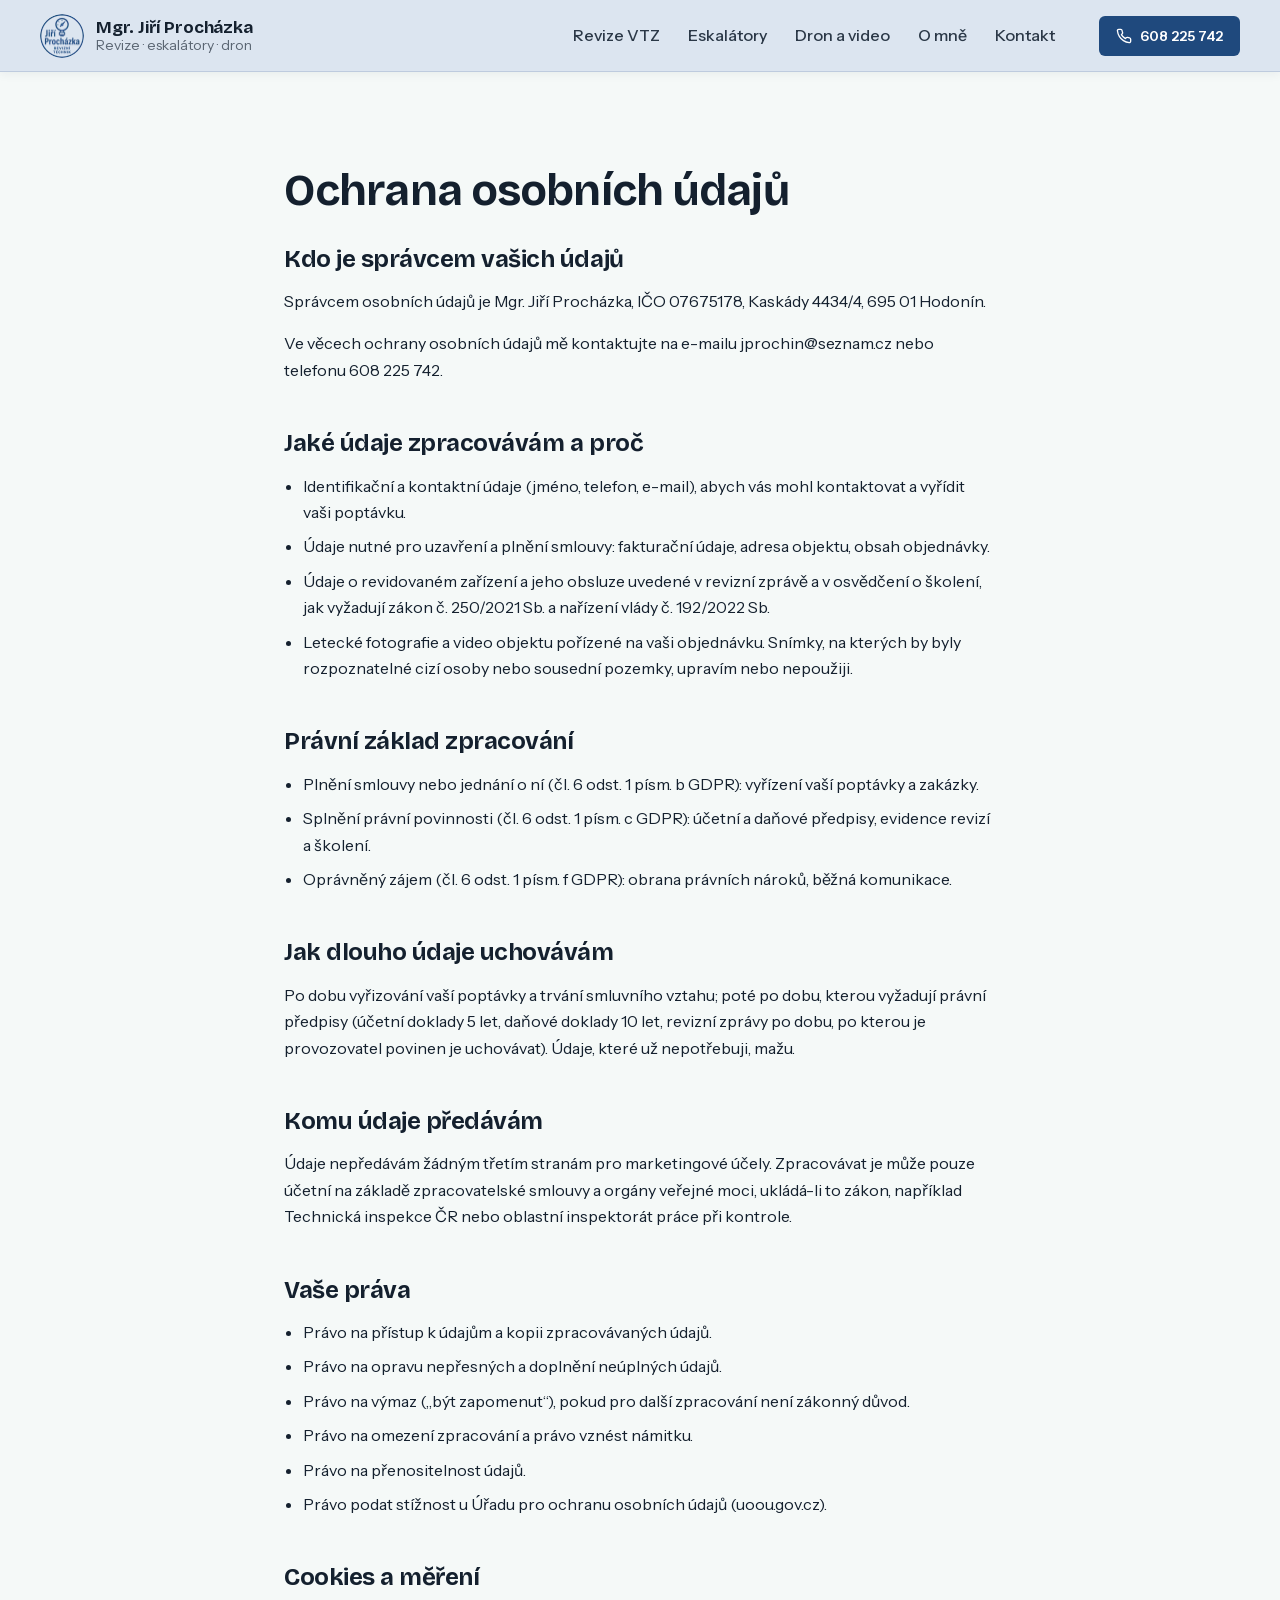
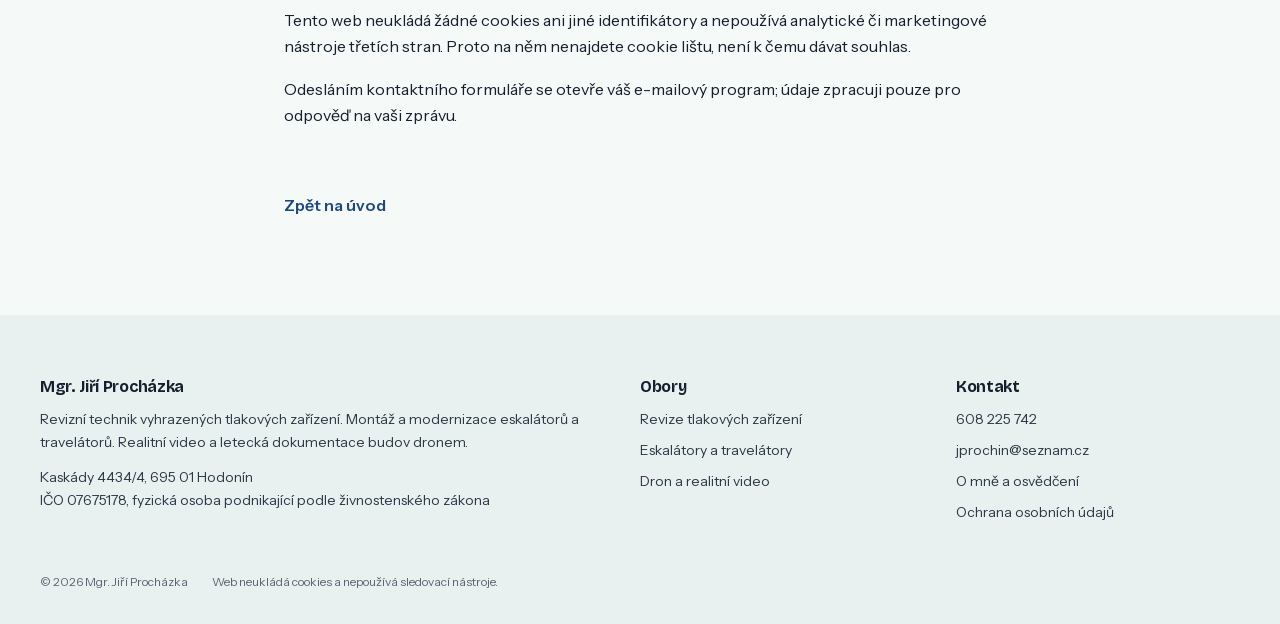
<file: gdpr/index.html>
<!DOCTYPE html><html lang="cs"><head><meta charSet="utf-8"/><meta name="viewport" content="width=device-width, initial-scale=1"/><link rel="preload" href="/_next/static/media/26d0ba92e140f0dc-s.p.woff2" as="font" crossorigin="" type="font/woff2"/><link rel="preload" href="/_next/static/media/9d5a263311222317-s.p.woff2" as="font" crossorigin="" type="font/woff2"/><link rel="preload" href="/_next/static/media/adb45196eddef626-s.p.woff2" as="font" crossorigin="" type="font/woff2"/><link rel="preload" href="/_next/static/media/c7e0cf6c760983e7-s.p.woff2" as="font" crossorigin="" type="font/woff2"/><link rel="preload" as="image" href="/images/opt/logo-jp-88.webp"/><link rel="stylesheet" href="/_next/static/css/43b452d104a62dba.css" data-precedence="next"/><link rel="preload" as="script" fetchPriority="low" href="/_next/static/chunks/webpack-bada75e92aadddf9.js"/><script src="/_next/static/chunks/4bd1b696-dad603c0ea07dd14.js" async=""></script><script src="/_next/static/chunks/517-4344c569e0663443.js" async=""></script><script src="/_next/static/chunks/main-app-b1099514306ab924.js" async=""></script><script src="/_next/static/chunks/173-38e78c9463adde84.js" async=""></script><script src="/_next/static/chunks/app/layout-6bf4afdacef150e8.js" async=""></script><script src="/_next/static/chunks/app/gdpr/page-8ae256d9636ac705.js" async=""></script><meta name="next-size-adjust" content=""/><title>Ochrana osobních údajů | Mgr. Jiří Procházka</title><meta name="description" content="Jak Mgr. Jiří Procházka nakládá s osobními údaji, jaká máte práva a na koho se obrátit. Tento web neukládá cookies."/><script src="/_next/static/chunks/polyfills-42372ed130431b0a.js" noModule=""></script></head><body class="__variable_751159 __variable_0230cf"><script type="application/ld+json">{"@context":"https://schema.org","@type":"ProfessionalService","name":"Mgr. Jiří Procházka","description":"Revize tlakových zařízení, montáž a modernizace eskalátorů a travelátorů, realitní video a letecká kontrola budov dronem.","telephone":"+420608225742","email":"jprochin@seznam.cz","address":{"@type":"PostalAddress","streetAddress":"Kaskády 4434/4","addressLocality":"Hodonín","postalCode":"695 01","addressCountry":"CZ"},"url":"https://juraprochazka.cz/","areaServed":"CZ","taxID":"07675178"}</script><a class="skip-link" href="#obsah">Přeskočit na obsah</a><header class="header"><div class="container"><a class="logo" aria-label="Úvod" href="/"><img src="/images/opt/logo-jp-88.webp" alt="" width="44" height="44" style="border-radius:50%"/><span class="logo-text"><b>Mgr. Jiří Procházka</b><small>Revize · eskalátory · dron</small></span></a><nav class="nav" aria-label="Hlavní navigace"><ul><li><a href="/revize-tlakovych-zarizeni/">Revize VTZ</a></li><li><a href="/eskalatory-a-travelatory/">Eskalátory</a></li><li><a href="/dron-a-realitni-video/">Dron a video</a></li><li><a href="/o-mne/">O mně</a></li><li><a href="/kontakt/">Kontakt</a></li></ul></nav><div class="header-cta"><a class="btn btn-brand btn-sm" href="tel:+420608225742"><svg xmlns="http://www.w3.org/2000/svg" width="16" height="16" viewBox="0 0 24 24" fill="none" stroke="currentColor" stroke-width="2" stroke-linecap="round" stroke-linejoin="round" class="lucide lucide-phone" aria-hidden="true"><path d="M22 16.92v3a2 2 0 0 1-2.18 2 19.79 19.79 0 0 1-8.63-3.07 19.5 19.5 0 0 1-6-6 19.79 19.79 0 0 1-3.07-8.67A2 2 0 0 1 4.11 2h3a2 2 0 0 1 2 1.72 12.84 12.84 0 0 0 .7 2.81 2 2 0 0 1-.45 2.11L8.09 9.91a16 16 0 0 0 6 6l1.27-1.27a2 2 0 0 1 2.11-.45 12.84 12.84 0 0 0 2.81.7A2 2 0 0 1 22 16.92z"></path></svg> <!-- -->608 225 742</a></div><button type="button" class="burger" aria-expanded="false" aria-controls="mobilni-menu" aria-label="Otevřít menu"><svg xmlns="http://www.w3.org/2000/svg" width="22" height="22" viewBox="0 0 24 24" fill="none" stroke="currentColor" stroke-width="2" stroke-linecap="round" stroke-linejoin="round" class="lucide lucide-menu" aria-hidden="true"><line x1="4" x2="20" y1="12" y2="12"></line><line x1="4" x2="20" y1="6" y2="6"></line><line x1="4" x2="20" y1="18" y2="18"></line></svg></button></div></header><main id="obsah" style="max-width:72ch;margin:0 auto;padding:var(--sp-9) var(--gutter)"><h1 style="font-size:var(--fs-2xl);margin-bottom:var(--sp-6)">Ochrana osobních údajů</h1><section style="margin-bottom:var(--sp-7)"><h2 style="font-size:var(--fs-lg);margin-bottom:var(--sp-4)">Kdo je správcem vašich údajů</h2><p style="margin-bottom:var(--sp-4)">Správcem osobních údajů je Mgr. Jiří Procházka, IČO 07675178, Kaskády 4434/4, 695 01 Hodonín.</p><p style="margin-bottom:var(--sp-4)">Ve věcech ochrany osobních údajů mě kontaktujte na e-mailu jprochin@seznam.cz nebo telefonu 608 225 742.</p></section><section style="margin-bottom:var(--sp-7)"><h2 style="font-size:var(--fs-lg);margin-bottom:var(--sp-4)">Jaké údaje zpracovávám a proč</h2><ul style="padding-left:1.2em;list-style:disc;display:grid;gap:var(--sp-2)"><li>Identifikační a kontaktní údaje (jméno, telefon, e-mail), abych vás mohl kontaktovat a vyřídit vaši poptávku.</li><li>Údaje nutné pro uzavření a plnění smlouvy: fakturační údaje, adresa objektu, obsah objednávky.</li><li>Údaje o revidovaném zařízení a jeho obsluze uvedené v revizní zprávě a v osvědčení o školení, jak vyžadují zákon č. 250/2021 Sb. a nařízení vlády č. 192/2022 Sb.</li><li>Letecké fotografie a video objektu pořízené na vaši objednávku. Snímky, na kterých by byly rozpoznatelné cizí osoby nebo sousední pozemky, upravím nebo nepoužiji.</li></ul></section><section style="margin-bottom:var(--sp-7)"><h2 style="font-size:var(--fs-lg);margin-bottom:var(--sp-4)">Právní základ zpracování</h2><ul style="padding-left:1.2em;list-style:disc;display:grid;gap:var(--sp-2)"><li>Plnění smlouvy nebo jednání o ní (čl. 6 odst. 1 písm. b GDPR): vyřízení vaší poptávky a zakázky.</li><li>Splnění právní povinnosti (čl. 6 odst. 1 písm. c GDPR): účetní a daňové předpisy, evidence revizí a školení.</li><li>Oprávněný zájem (čl. 6 odst. 1 písm. f GDPR): obrana právních nároků, běžná komunikace.</li></ul></section><section style="margin-bottom:var(--sp-7)"><h2 style="font-size:var(--fs-lg);margin-bottom:var(--sp-4)">Jak dlouho údaje uchovávám</h2><p style="margin-bottom:var(--sp-4)">Po dobu vyřizování vaší poptávky a trvání smluvního vztahu; poté po dobu, kterou vyžadují právní předpisy (účetní doklady 5 let, daňové doklady 10 let, revizní zprávy po dobu, po kterou je provozovatel povinen je uchovávat). Údaje, které už nepotřebuji, mažu.</p></section><section style="margin-bottom:var(--sp-7)"><h2 style="font-size:var(--fs-lg);margin-bottom:var(--sp-4)">Komu údaje předávám</h2><p style="margin-bottom:var(--sp-4)">Údaje nepředávám žádným třetím stranám pro marketingové účely. Zpracovávat je může pouze účetní na základě zpracovatelské smlouvy a orgány veřejné moci, ukládá-li to zákon, například Technická inspekce ČR nebo oblastní inspektorát práce při kontrole.</p></section><section style="margin-bottom:var(--sp-7)"><h2 style="font-size:var(--fs-lg);margin-bottom:var(--sp-4)">Vaše práva</h2><ul style="padding-left:1.2em;list-style:disc;display:grid;gap:var(--sp-2)"><li>Právo na přístup k údajům a kopii zpracovávaných údajů.</li><li>Právo na opravu nepřesných a doplnění neúplných údajů.</li><li>Právo na výmaz („být zapomenut“), pokud pro další zpracování není zákonný důvod.</li><li>Právo na omezení zpracování a právo vznést námitku.</li><li>Právo na přenositelnost údajů.</li><li>Právo podat stížnost u Úřadu pro ochranu osobních údajů (uoou.gov.cz).</li></ul></section><section style="margin-bottom:var(--sp-7)"><h2 style="font-size:var(--fs-lg);margin-bottom:var(--sp-4)">Cookies a měření</h2><p style="margin-bottom:var(--sp-4)">Tento web neukládá žádné cookies ani jiné identifikátory a nepoužívá analytické či marketingové nástroje třetích stran. Proto na něm nenajdete cookie lištu, není k čemu dávat souhlas.</p><p style="margin-bottom:var(--sp-4)">Odesláním kontaktního formuláře se otevře váš e-mailový program; údaje zpracuji pouze pro odpověď na vaši zprávu.</p></section><p style="margin-top:var(--sp-8)"><a class="odkaz" href="/">Zpět na úvod</a></p></main><footer class="footer"><div class="container"><div><h3>Mgr. Jiří Procházka</h3><p>Revizní technik vyhrazených tlakových zařízení. Montáž a modernizace eskalátorů a travelátorů. Realitní video a letecká dokumentace budov dronem.</p><p style="margin-top:var(--sp-3)">Kaskády 4434/4, 695 01 Hodonín<br/>IČO <!-- -->07675178<!-- -->, fyzická osoba podnikající podle živnostenského zákona</p></div><div><h3>Obory</h3><ul><li><a href="/revize-tlakovych-zarizeni/">Revize tlakových zařízení</a></li><li><a href="/eskalatory-a-travelatory/">Eskalátory a travelátory</a></li><li><a href="/dron-a-realitni-video/">Dron a realitní video</a></li></ul></div><div><h3>Kontakt</h3><ul><li><a href="tel:+420608225742">608 225 742</a></li><li><a href="mailto:jprochin@seznam.cz">jprochin@seznam.cz</a></li><li><a href="/o-mne/">O mně a osvědčení</a></li><li><a href="/gdpr/">Ochrana osobních údajů</a></li></ul></div></div><div class="footer-pata"><span>© <!-- -->2026<!-- --> <!-- -->Mgr. Jiří Procházka</span><span>Web neukládá cookies a nepoužívá sledovací nástroje.</span></div></footer><script src="/_next/static/chunks/webpack-bada75e92aadddf9.js" async=""></script><script>(self.__next_f=self.__next_f||[]).push([0])</script><script>self.__next_f.push([1,"1:\"$Sreact.fragment\"\n2:I[651,[\"173\",\"static/chunks/173-38e78c9463adde84.js\",\"177\",\"static/chunks/app/layout-6bf4afdacef150e8.js\"],\"default\"]\n3:I[1229,[\"173\",\"static/chunks/173-38e78c9463adde84.js\",\"177\",\"static/chunks/app/layout-6bf4afdacef150e8.js\"],\"default\"]\n4:I[1503,[\"173\",\"static/chunks/173-38e78c9463adde84.js\",\"177\",\"static/chunks/app/layout-6bf4afdacef150e8.js\"],\"default\"]\n5:I[5244,[],\"\"]\n6:I[3866,[],\"\"]\n7:I[8173,[\"173\",\"static/chunks/173-38e78c9463adde84.js\",\"990\",\"static/chunks/app/gdpr/page-8ae256d9636ac705.js\"],\"\"]\n8:I[6213,[],\"OutletBoundary\"]\na:I[6213,[],\"MetadataBoundary\"]\nc:I[6213,[],\"ViewportBoundary\"]\ne:I[4835,[],\"\"]\n:HL[\"/_next/static/media/26d0ba92e140f0dc-s.p.woff2\",\"font\",{\"crossOrigin\":\"\",\"type\":\"font/woff2\"}]\n:HL[\"/_next/static/media/9d5a263311222317-s.p.woff2\",\"font\",{\"crossOrigin\":\"\",\"type\":\"font/woff2\"}]\n:HL[\"/_next/static/media/adb45196eddef626-s.p.woff2\",\"font\",{\"crossOrigin\":\"\",\"type\":\"font/woff2\"}]\n:HL[\"/_next/static/media/c7e0cf6c760983e7-s.p.woff2\",\"font\",{\"crossOrigin\":\"\",\"type\":\"font/woff2\"}]\n:HL[\"/_next/static/css/43b452d104a62dba.css\",\"style\"]\n"])</script><script>self.__next_f.push([1,"0:{\"P\":null,\"b\":\"mbRyZZptxfHB3CLZPEpTm\",\"p\":\"\",\"c\":[\"\",\"gdpr\",\"\"],\"i\":false,\"f\":[[[\"\",{\"children\":[\"gdpr\",{\"children\":[\"__PAGE__\",{}]}]},\"$undefined\",\"$undefined\",true],[\"\",[\"$\",\"$1\",\"c\",{\"children\":[[[\"$\",\"link\",\"0\",{\"rel\":\"stylesheet\",\"href\":\"/_next/static/css/43b452d104a62dba.css\",\"precedence\":\"next\",\"crossOrigin\":\"$undefined\",\"nonce\":\"$undefined\"}]],[\"$\",\"html\",null,{\"lang\":\"cs\",\"children\":[\"$\",\"body\",null,{\"className\":\"__variable_751159 __variable_0230cf\",\"children\":[[\"$\",\"script\",null,{\"type\":\"application/ld+json\",\"dangerouslySetInnerHTML\":{\"__html\":\"{\\\"@context\\\":\\\"https://schema.org\\\",\\\"@type\\\":\\\"ProfessionalService\\\",\\\"name\\\":\\\"Mgr. Jiří Procházka\\\",\\\"description\\\":\\\"Revize tlakových zařízení, montáž a modernizace eskalátorů a travelátorů, realitní video a letecká kontrola budov dronem.\\\",\\\"telephone\\\":\\\"+420608225742\\\",\\\"email\\\":\\\"jprochin@seznam.cz\\\",\\\"address\\\":{\\\"@type\\\":\\\"PostalAddress\\\",\\\"streetAddress\\\":\\\"Kaskády 4434/4\\\",\\\"addressLocality\\\":\\\"Hodonín\\\",\\\"postalCode\\\":\\\"695 01\\\",\\\"addressCountry\\\":\\\"CZ\\\"},\\\"url\\\":\\\"https://juraprochazka.cz/\\\",\\\"areaServed\\\":\\\"CZ\\\",\\\"taxID\\\":\\\"07675178\\\"}\"}}],[\"$\",\"$L2\",null,{}],[\"$\",\"a\",null,{\"className\":\"skip-link\",\"href\":\"#obsah\",\"children\":\"Přeskočit na obsah\"}],[\"$\",\"header\",null,{\"className\":\"header\",\"children\":[\"$\",\"div\",null,{\"className\":\"container\",\"children\":[[\"$\",\"$L3\",null,{}],[\"$\",\"$L4\",null,{\"nav\":[{\"href\":\"/revize-tlakovych-zarizeni/\",\"label\":\"Revize VTZ\"},{\"href\":\"/eskalatory-a-travelatory/\",\"label\":\"Eskalátory\"},{\"href\":\"/dron-a-realitni-video/\",\"label\":\"Dron a video\"},{\"href\":\"/o-mne/\",\"label\":\"O mně\"},{\"href\":\"/kontakt/\",\"label\":\"Kontakt\"}],\"tel\":\"608 225 742\",\"telIntl\":\"+420608225742\",\"email\":\"jprochin@seznam.cz\"}]]}]}],[\"$\",\"$L5\",null,{\"parallelRouterKey\":\"children\",\"segmentPath\":[\"children\"],\"error\":\"$undefined\",\"errorStyles\":\"$undefined\",\"errorScripts\":\"$undefined\",\"template\":[\"$\",\"$L6\",null,{}],\"templateStyles\":\"$undefined\",\"templateScripts\":\"$undefined\",\"notFound\":[[],[[\"$\",\"main\",null,{\"id\":\"obsah\",\"className\":\"section\",\"style\":{\"minHeight\":\"60svh\"},\"children\":[\"$\",\"div\",null,{\"className\":\"container text-blok\",\"children\":[[\"$\",\"h1\",null,{\"style\":{\"fontSize\":\"var(--fs-2xl)\"},\"children\":\"Stránka nenalezena\"}],[\"$\",\"p\",null,{\"children\":\"Tahle adresa na webu není. Vyberte obor na úvodní stránce nebo mi rovnou zavolejte.\"}],[\"$\",\"$L7\",null,{\"href\":\"/\",\"className\":\"btn btn-brand\",\"children\":\"Na úvod\"}]]}]}],[\"$\",\"footer\",null,{\"className\":\"footer\",\"children\":[[\"$\",\"div\",null,{\"className\":\"container\",\"children\":[[\"$\",\"div\",null,{\"children\":[[\"$\",\"h3\",null,{\"children\":\"Mgr. Jiří Procházka\"}],[\"$\",\"p\",null,{\"children\":\"Revizní technik vyhrazených tlakových zařízení. Montáž a modernizace eskalátorů a travelátorů. Realitní video a letecká dokumentace budov dronem.\"}],[\"$\",\"p\",null,{\"style\":{\"marginTop\":\"var(--sp-3)\"},\"children\":[\"Kaskády 4434/4, 695 01 Hodonín\",[\"$\",\"br\",null,{}],\"IČO \",\"07675178\",\", fyzická osoba podnikající podle živnostenského zákona\"]}]]}],[\"$\",\"div\",null,{\"children\":[[\"$\",\"h3\",null,{\"children\":\"Obory\"}],[\"$\",\"ul\",null,{\"children\":[[\"$\",\"li\",\"revize\",{\"children\":[\"$\",\"$L7\",null,{\"href\":\"/revize-tlakovych-zarizeni/\",\"children\":\"Revize tlakových zařízení\"}]}],[\"$\",\"li\",\"eskalatory\",{\"children\":[\"$\",\"$L7\",null,{\"href\":\"/eskalatory-a-travelatory/\",\"children\":\"Eskalátory a travelátory\"}]}],[\"$\",\"li\",\"dron\",{\"children\":[\"$\",\"$L7\",null,{\"href\":\"/dron-a-realitni-video/\",\"children\":\"Dron a realitní video\"}]}]]}]]}],[\"$\",\"div\",null,{\"children\":[[\"$\",\"h3\",null,{\"children\":\"Kontakt\"}],[\"$\",\"ul\",null,{\"children\":[[\"$\",\"li\",null,{\"children\":[\"$\",\"a\",null,{\"href\":\"tel:+420608225742\",\"children\":\"608 225 742\"}]}],[\"$\",\"li\",null,{\"children\":[\"$\",\"a\",null,{\"href\":\"mailto:jprochin@seznam.cz\",\"children\":\"jprochin@seznam.cz\"}]}],[\"$\",\"li\",null,{\"children\":[\"$\",\"$L7\",null,{\"href\":\"/o-mne/\",\"children\":\"O mně a osvědčení\"}]}],[\"$\",\"li\",null,{\"children\":[\"$\",\"$L7\",null,{\"href\":\"/gdpr/\",\"children\":\"Ochrana osobních údajů\"}]}]]}]]}]]}],[\"$\",\"div\",null,{\"className\":\"footer-pata\",\"children\":[[\"$\",\"span\",null,{\"children\":[\"© \",2026,\" \",\"Mgr. Jiří Procházka\"]}],[\"$\",\"span\",null,{\"children\":\"Web neukládá cookies a nepoužívá sledovací nástroje.\"}]]}]]}]]],\"forbidden\":\"$undefined\",\"unauthorized\":\"$undefined\"}]]}]}]]}],{\"children\":[\"gdpr\",[\"$\",\"$1\",\"c\",{\"children\":[null,[\"$\",\"$L5\",null,{\"parallelRouterKey\":\"children\",\"segmentPath\":[\"children\",\"gdpr\",\"children\"],\"error\":\"$undefined\",\"errorStyles\":\"$undefined\",\"errorScripts\":\"$undefined\",\"template\":[\"$\",\"$L6\",null,{}],\"templateStyles\":\"$undefined\",\"templateScripts\":\"$undefined\",\"notFound\":\"$undefined\",\"forbidden\":\"$undefined\",\"unauthorized\":\"$undefined\"}]]}],{\"children\":[\"__PAGE__\",[\"$\",\"$1\",\"c\",{\"children\":[[[\"$\",\"main\",null,{\"id\":\"obsah\",\"style\":{\"maxWidth\":\"72ch\",\"margin\":\"0 auto\",\"padding\":\"var(--sp-9) var(--gutter)\"},\"children\":[[\"$\",\"h1\",null,{\"style\":{\"fontSize\":\"var(--fs-2xl)\",\"marginBottom\":\"var(--sp-6)\"},\"children\":\"Ochrana osobních údajů\"}],[[\"$\",\"section\",\"Kdo je správcem vašich údajů\",{\"style\":{\"marginBottom\":\"var(--sp-7)\"},\"children\":[[\"$\",\"h2\",null,{\"style\":{\"fontSize\":\"var(--fs-lg)\",\"marginBottom\":\"var(--sp-4)\"},\"children\":\"Kdo je správcem vašich údajů\"}],[[\"$\",\"p\",\"Správcem osobních údajů \",{\"style\":{\"marginBottom\":\"var(--sp-4)\"},\"children\":\"Správcem osobních údajů je Mgr. Jiří Procházka, IČO 07675178, Kaskády 4434/4, 695 01 Hodonín.\"}],[\"$\",\"p\",\"Ve věcech ochrany osobní\",{\"style\":{\"marginBottom\":\"var(--sp-4)\"},\"children\":\"Ve věcech ochrany osobních údajů mě kontaktujte na e-mailu jprochin@seznam.cz nebo telefonu 608 225 742.\"}]],false]}],[\"$\",\"section\",\"Jaké údaje zpracovávám a proč\",{\"style\":{\"marginBottom\":\"var(--sp-7)\"},\"children\":[[\"$\",\"h2\",null,{\"style\":{\"fontSize\":\"var(--fs-lg)\",\"marginBottom\":\"var(--sp-4)\"},\"children\":\"Jaké údaje zpracovávám a proč\"}],false,[\"$\",\"ul\",null,{\"style\":{\"paddingLeft\":\"1.2em\",\"listStyle\":\"disc\",\"display\":\"grid\",\"gap\":\"var(--sp-2)\"},\"children\":[[\"$\",\"li\",\"Identifikační a kontaktn\",{\"children\":\"Identifikační a kontaktní údaje (jméno, telefon, e-mail), abych vás mohl kontaktovat a vyřídit vaši poptávku.\"}],[\"$\",\"li\",\"Údaje nutné pro uzavření\",{\"children\":\"Údaje nutné pro uzavření a plnění smlouvy: fakturační údaje, adresa objektu, obsah objednávky.\"}],[\"$\",\"li\",\"Údaje o revidovaném zaří\",{\"children\":\"Údaje o revidovaném zařízení a jeho obsluze uvedené v revizní zprávě a v osvědčení o školení, jak vyžadují zákon č. 250/2021 Sb. a nařízení vlády č. 192/2022 Sb.\"}],[\"$\",\"li\",\"Letecké fotografie a vid\",{\"children\":\"Letecké fotografie a video objektu pořízené na vaši objednávku. Snímky, na kterých by byly rozpoznatelné cizí osoby nebo sousední pozemky, upravím nebo nepoužiji.\"}]]}]]}],[\"$\",\"section\",\"Právní základ zpracování\",{\"style\":{\"marginBottom\":\"var(--sp-7)\"},\"children\":[[\"$\",\"h2\",null,{\"style\":{\"fontSize\":\"var(--fs-lg)\",\"marginBottom\":\"var(--sp-4)\"},\"children\":\"Právní základ zpracování\"}],false,[\"$\",\"ul\",null,{\"style\":{\"paddingLeft\":\"1.2em\",\"listStyle\":\"disc\",\"display\":\"grid\",\"gap\":\"var(--sp-2)\"},\"children\":[[\"$\",\"li\",\"Plnění smlouvy nebo jedn\",{\"children\":\"Plnění smlouvy nebo jednání o ní (čl. 6 odst. 1 písm. b GDPR): vyřízení vaší poptávky a zakázky.\"}],[\"$\",\"li\",\"Splnění právní povinnost\",{\"children\":\"Splnění právní povinnosti (čl. 6 odst. 1 písm. c GDPR): účetní a daňové předpisy, evidence revizí a školení.\"}],[\"$\",\"li\",\"Oprávněný zájem (čl. 6 o\",{\"children\":\"Oprávněný zájem (čl. 6 odst. 1 písm. f GDPR): obrana právních nároků, běžná komunikace.\"}]]}]]}],[\"$\",\"section\",\"Jak dlouho údaje uchovávám\",{\"style\":{\"marginBottom\":\"var(--sp-7)\"},\"children\":[[\"$\",\"h2\",null,{\"style\":{\"fontSize\":\"var(--fs-lg)\",\"marginBottom\":\"var(--sp-4)\"},\"children\":\"Jak dlouho údaje uchovávám\"}],[[\"$\",\"p\",\"Po dobu vyřizování vaší \",{\"style\":{\"marginBottom\":\"var(--sp-4)\"},\"children\":\"Po dobu vyřizování vaší poptávky a trvání smluvního vztahu; poté po dobu, kterou vyžadují právní předpisy (účetní doklady 5 let, daňové doklady 10 let, revizní zprávy po dobu, po kterou je provozovatel povinen je uchovávat). Údaje, které už nepotřebuji, mažu.\"}]],false]}],[\"$\",\"section\",\"Komu údaje předávám\",{\"style\":{\"marginBottom\":\"var(--sp-7)\"},\"children\":[[\"$\",\"h2\",null,{\"style\":{\"fontSize\":\"var(--fs-lg)\",\"marginBottom\":\"var(--sp-4)\"},\"children\":\"Komu údaje předávám\"}],[[\"$\",\"p\",\"Údaje nepředávám žádným \",{\"style\":{\"marginBottom\":\"var(--sp-4)\"},\"children\":\"Údaje nepředávám žádným třetím stranám pro marketingové účely. Zpracovávat je může pouze účetní na základě zpracovatelské smlouvy a orgány veřejné moci, ukládá-li to zákon, například Technická inspekce ČR nebo oblastní inspektorát práce při kontrole.\"}]],false]}],[\"$\",\"section\",\"Vaše práva\",{\"style\":{\"marginBottom\":\"var(--sp-7)\"},\"children\":[[\"$\",\"h2\",null,{\"style\":{\"fontSize\":\"var(--fs-lg)\",\"marginBottom\":\"var(--sp-4)\"},\"children\":\"Vaše práva\"}],false,[\"$\",\"ul\",null,{\"style\":{\"paddingLeft\":\"1.2em\",\"listStyle\":\"disc\",\"display\":\"grid\",\"gap\":\"var(--sp-2)\"},\"children\":[[\"$\",\"li\",\"Právo na přístup k údajů\",{\"children\":\"Právo na přístup k údajům a kopii zpracovávaných údajů.\"}],[\"$\",\"li\",\"Právo na opravu nepřesný\",{\"children\":\"Právo na opravu nepřesných a doplnění neúplných údajů.\"}],[\"$\",\"li\",\"Právo na výmaz („být zap\",{\"children\":\"Právo na výmaz („být zapomenut“), pokud pro další zpracování není zákonný důvod.\"}],[\"$\",\"li\",\"Právo na omezení zpracov\",{\"children\":\"Právo na omezení zpracování a právo vznést námitku.\"}],[\"$\",\"li\",\"Právo na přenositelnost \",{\"children\":\"Právo na přenositelnost údajů.\"}],[\"$\",\"li\",\"Právo podat stížnost u Ú\",{\"children\":\"Právo podat stížnost u Úřadu pro ochranu osobních údajů (uoou.gov.cz).\"}]]}]]}],[\"$\",\"section\",\"Cookies a měření\",{\"style\":{\"marginBottom\":\"var(--sp-7)\"},\"children\":[[\"$\",\"h2\",null,{\"style\":{\"fontSize\":\"var(--fs-lg)\",\"marginBottom\":\"var(--sp-4)\"},\"children\":\"Cookies a měření\"}],[[\"$\",\"p\",\"Tento web neukládá žádné\",{\"style\":{\"marginBottom\":\"var(--sp-4)\"},\"children\":\"Tento web neukládá žádné cookies ani jiné identifikátory a nepoužívá analytické či marketingové nástroje třetích stran. Proto na něm nenajdete cookie lištu, není k čemu dávat souhlas.\"}],[\"$\",\"p\",\"Odesláním kontaktního fo\",{\"style\":{\"marginBottom\":\"var(--sp-4)\"},\"children\":\"Odesláním kontaktního formuláře se otevře váš e-mailový program; údaje zpracuji pouze pro odpověď na vaši zprávu.\"}]],false]}]],[\"$\",\"p\",null,{\"style\":{\"marginTop\":\"var(--sp-8)\"},\"children\":[\"$\",\"$L7\",null,{\"href\":\"/\",\"className\":\"odkaz\",\"children\":\"Zpět na úvod\"}]}]]}],[\"$\",\"footer\",null,{\"className\":\"footer\",\"children\":[[\"$\",\"div\",null,{\"className\":\"container\",\"children\":[[\"$\",\"div\",null,{\"children\":[[\"$\",\"h3\",null,{\"children\":\"Mgr. Jiří Procházka\"}],[\"$\",\"p\",null,{\"children\":\"Revizní technik vyhrazených tlakových zařízení. Montáž a modernizace eskalátorů a travelátorů. Realitní video a letecká dokumentace budov dronem.\"}],[\"$\",\"p\",null,{\"style\":{\"marginTop\":\"var(--sp-3)\"},\"children\":[\"Kaskády 4434/4, 695 01 Hodonín\",[\"$\",\"br\",null,{}],\"IČO \",\"07675178\",\", fyzická osoba podnikající podle živnostenského zákona\"]}]]}],[\"$\",\"div\",null,{\"children\":[[\"$\",\"h3\",null,{\"children\":\"Obory\"}],[\"$\",\"ul\",null,{\"children\":[[\"$\",\"li\",\"revize\",{\"children\":[\"$\",\"$L7\",null,{\"href\":\"/revize-tlakovych-zarizeni/\",\"children\":\"Revize tlakových zařízení\"}]}],[\"$\",\"li\",\"eskalatory\",{\"children\":[\"$\",\"$L7\",null,{\"href\":\"/eskalatory-a-travelatory/\",\"children\":\"Eskalátory a travelátory\"}]}],[\"$\",\"li\",\"dron\",{\"children\":[\"$\",\"$L7\",null,{\"href\":\"/dron-a-realitni-video/\",\"children\":\"Dron a realitní video\"}]}]]}]]}],[\"$\",\"div\",null,{\"children\":[[\"$\",\"h3\",null,{\"children\":\"Kontakt\"}],[\"$\",\"ul\",null,{\"children\":[[\"$\",\"li\",null,{\"children\":[\"$\",\"a\",null,{\"href\":\"tel:+420608225742\",\"children\":\"608 225 742\"}]}],[\"$\",\"li\",null,{\"children\":[\"$\",\"a\",null,{\"href\":\"mailto:jprochin@seznam.cz\",\"children\":\"jprochin@seznam.cz\"}]}],[\"$\",\"li\",null,{\"children\":[\"$\",\"$L7\",null,{\"href\":\"/o-mne/\",\"children\":\"O mně a osvědčení\"}]}],[\"$\",\"li\",null,{\"children\":[\"$\",\"$L7\",null,{\"href\":\"/gdpr/\",\"children\":\"Ochrana osobních údajů\"}]}]]}]]}]]}],[\"$\",\"div\",null,{\"className\":\"footer-pata\",\"children\":[[\"$\",\"span\",null,{\"children\":[\"© \",2026,\" \",\"Mgr. Jiří Procházka\"]}],[\"$\",\"span\",null,{\"children\":\"Web neukládá cookies a nepoužívá sledovací nástroje.\"}]]}]]}]],null,[\"$\",\"$L8\",null,{\"children\":\"$L9\"}]]}],{},null,false]},null,false]},null,false],[\"$\",\"$1\",\"h\",{\"children\":[null,[\"$\",\"$1\",\"WE4maD5VheukX2b3ZZuSK\",{\"children\":[[\"$\",\"$La\",null,{\"children\":\"$Lb\"}],[\"$\",\"$Lc\",null,{\"children\":\"$Ld\"}],[\"$\",\"meta\",null,{\"name\":\"next-size-adjust\",\"content\":\"\"}]]}]]}],false]],\"m\":\"$undefined\",\"G\":[\"$e\",\"$undefined\"],\"s\":false,\"S\":true}\n"])</script><script>self.__next_f.push([1,"d:[[\"$\",\"meta\",\"0\",{\"name\":\"viewport\",\"content\":\"width=device-width, initial-scale=1\"}]]\nb:[[\"$\",\"meta\",\"0\",{\"charSet\":\"utf-8\"}],[\"$\",\"title\",\"1\",{\"children\":\"Ochrana osobních údajů | Mgr. Jiří Procházka\"}],[\"$\",\"meta\",\"2\",{\"name\":\"description\",\"content\":\"Jak Mgr. Jiří Procházka nakládá s osobními údaji, jaká máte práva a na koho se obrátit. Tento web neukládá cookies.\"}]]\n"])</script><script>self.__next_f.push([1,"9:null\n"])</script></body></html>
</file>
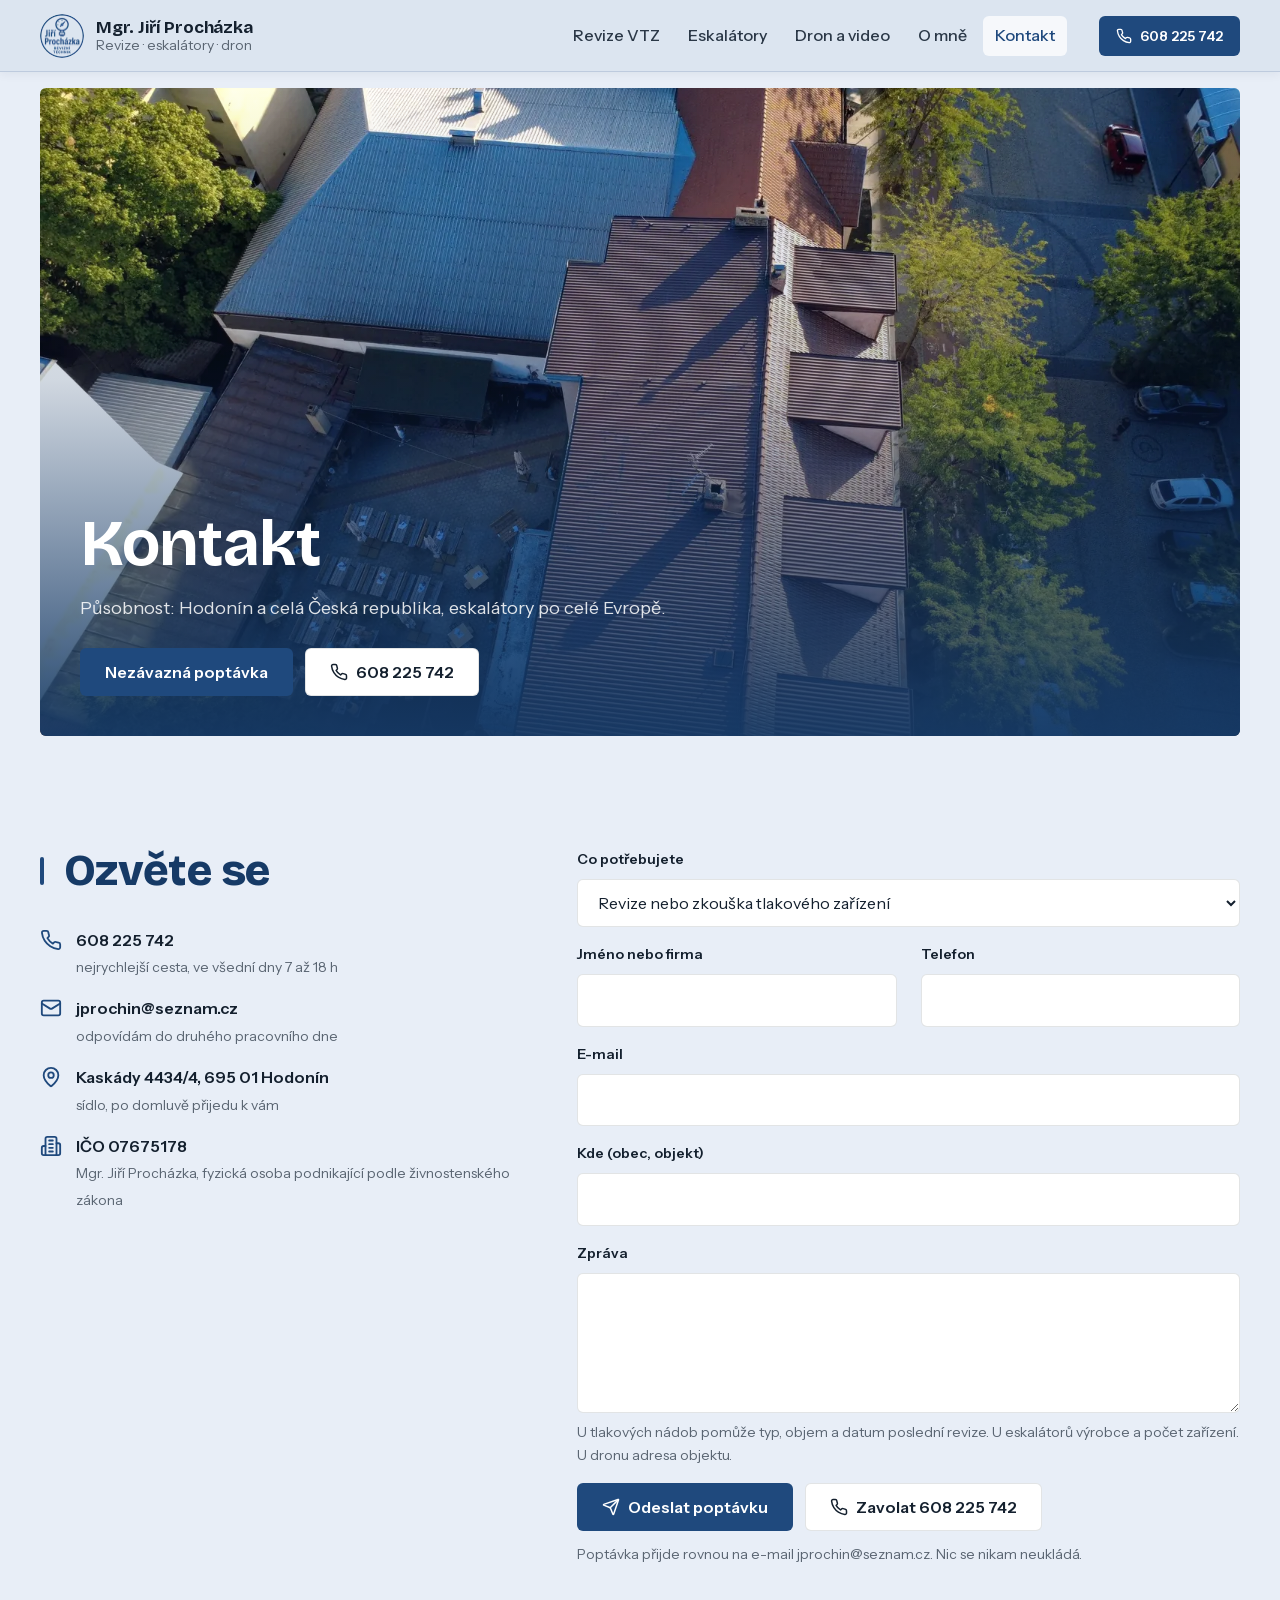
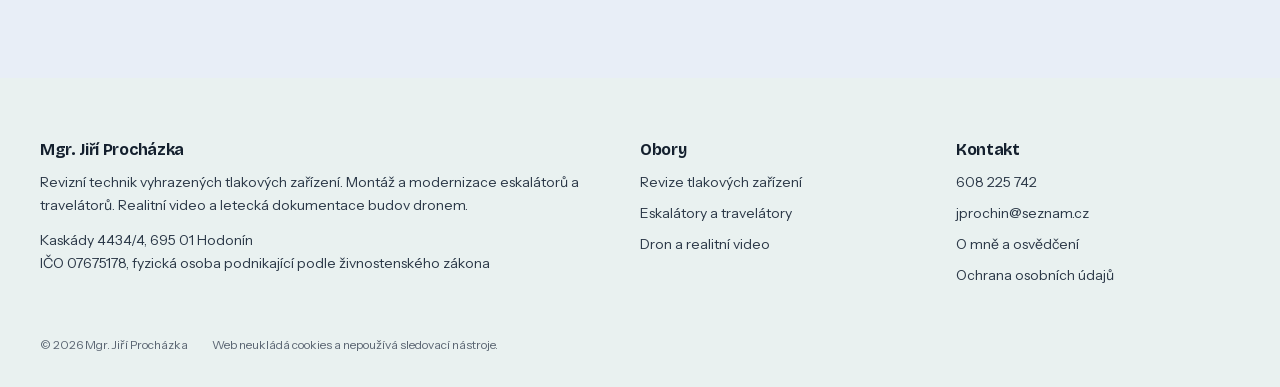
<file: kontakt/index.html>
<!DOCTYPE html><html lang="cs"><head><meta charSet="utf-8"/><meta name="viewport" content="width=device-width, initial-scale=1"/><link rel="preload" href="/_next/static/media/26d0ba92e140f0dc-s.p.woff2" as="font" crossorigin="" type="font/woff2"/><link rel="preload" href="/_next/static/media/9d5a263311222317-s.p.woff2" as="font" crossorigin="" type="font/woff2"/><link rel="preload" href="/_next/static/media/adb45196eddef626-s.p.woff2" as="font" crossorigin="" type="font/woff2"/><link rel="preload" href="/_next/static/media/c7e0cf6c760983e7-s.p.woff2" as="font" crossorigin="" type="font/woff2"/><link rel="preload" as="image" href="/images/opt/logo-jp-88.webp"/><link rel="preload" as="image" imageSrcSet="/images/opt/dron-dji-0395-v2-320.webp 320w, /images/opt/dron-dji-0395-v2-640.webp 640w, /images/opt/dron-dji-0395-v2-1024.webp 1024w, /images/opt/dron-dji-0395-v2-1600.webp 1600w, /images/opt/dron-dji-0395-v2-2048.webp 2048w" imageSizes="100vw" fetchPriority="high"/><link rel="stylesheet" href="/_next/static/css/43b452d104a62dba.css" data-precedence="next"/><link rel="preload" as="script" fetchPriority="low" href="/_next/static/chunks/webpack-bada75e92aadddf9.js"/><script src="/_next/static/chunks/4bd1b696-dad603c0ea07dd14.js" async=""></script><script src="/_next/static/chunks/517-4344c569e0663443.js" async=""></script><script src="/_next/static/chunks/main-app-b1099514306ab924.js" async=""></script><script src="/_next/static/chunks/173-38e78c9463adde84.js" async=""></script><script src="/_next/static/chunks/app/layout-6bf4afdacef150e8.js" async=""></script><script src="/_next/static/chunks/app/kontakt/page-2aeef868c200d231.js" async=""></script><meta name="next-size-adjust" content=""/><title>Kontakt | Mgr. Jiří Procházka, Hodonín</title><meta name="description" content="Telefon 608 225 742, e-mail jprochin@seznam.cz. Kaskády 4434/4, 695 01 Hodonín, IČO 07675178. Revize tlakových zařízení, eskalátory, dron."/><script src="/_next/static/chunks/polyfills-42372ed130431b0a.js" noModule=""></script></head><body class="__variable_751159 __variable_0230cf"><script type="application/ld+json">{"@context":"https://schema.org","@type":"ProfessionalService","name":"Mgr. Jiří Procházka","description":"Revize tlakových zařízení, montáž a modernizace eskalátorů a travelátorů, realitní video a letecká kontrola budov dronem.","telephone":"+420608225742","email":"jprochin@seznam.cz","address":{"@type":"PostalAddress","streetAddress":"Kaskády 4434/4","addressLocality":"Hodonín","postalCode":"695 01","addressCountry":"CZ"},"url":"https://juraprochazka.cz/","areaServed":"CZ","taxID":"07675178"}</script><a class="skip-link" href="#obsah">Přeskočit na obsah</a><header class="header"><div class="container"><a class="logo" aria-label="Úvod" href="/"><img src="/images/opt/logo-jp-88.webp" alt="" width="44" height="44" style="border-radius:50%"/><span class="logo-text"><b>Mgr. Jiří Procházka</b><small>Revize · eskalátory · dron</small></span></a><nav class="nav" aria-label="Hlavní navigace"><ul><li><a href="/revize-tlakovych-zarizeni/">Revize VTZ</a></li><li><a href="/eskalatory-a-travelatory/">Eskalátory</a></li><li><a href="/dron-a-realitni-video/">Dron a video</a></li><li><a href="/o-mne/">O mně</a></li><li><a aria-current="page" href="/kontakt/">Kontakt</a></li></ul></nav><div class="header-cta"><a class="btn btn-brand btn-sm" href="tel:+420608225742"><svg xmlns="http://www.w3.org/2000/svg" width="16" height="16" viewBox="0 0 24 24" fill="none" stroke="currentColor" stroke-width="2" stroke-linecap="round" stroke-linejoin="round" class="lucide lucide-phone" aria-hidden="true"><path d="M22 16.92v3a2 2 0 0 1-2.18 2 19.79 19.79 0 0 1-8.63-3.07 19.5 19.5 0 0 1-6-6 19.79 19.79 0 0 1-3.07-8.67A2 2 0 0 1 4.11 2h3a2 2 0 0 1 2 1.72 12.84 12.84 0 0 0 .7 2.81 2 2 0 0 1-.45 2.11L8.09 9.91a16 16 0 0 0 6 6l1.27-1.27a2 2 0 0 1 2.11-.45 12.84 12.84 0 0 0 2.81.7A2 2 0 0 1 22 16.92z"></path></svg> <!-- -->608 225 742</a></div><button type="button" class="burger" aria-expanded="false" aria-controls="mobilni-menu" aria-label="Otevřít menu"><svg xmlns="http://www.w3.org/2000/svg" width="22" height="22" viewBox="0 0 24 24" fill="none" stroke="currentColor" stroke-width="2" stroke-linecap="round" stroke-linejoin="round" class="lucide lucide-menu" aria-hidden="true"><line x1="4" x2="20" y1="12" y2="12"></line><line x1="4" x2="20" y1="6" y2="6"></line><line x1="4" x2="20" y1="18" y2="18"></line></svg></button></div></header><main id="obsah"><section class="hero"><div class="hero-foto"><img src="/images/opt/dron-dji-0395-v2-2048.webp" srcSet="/images/opt/dron-dji-0395-v2-320.webp 320w, /images/opt/dron-dji-0395-v2-640.webp 640w, /images/opt/dron-dji-0395-v2-1024.webp 1024w, /images/opt/dron-dji-0395-v2-1600.webp 1600w, /images/opt/dron-dji-0395-v2-2048.webp 2048w" sizes="100vw" width="2400" height="1800" decoding="async" alt="Letecký záběr taškové střechy a plechové haly pořízený dronem" fetchPriority="high"/><div class="hero-titul"><div class="hero-panel"><h1>Kontakt</h1><p class="lead">Působnost: Hodonín a celá Česká republika, eskalátory po celé Evropě.</p><div class="cta-rada"><a class="btn btn-brand" href="#poptavka">Nezávazná poptávka</a><a class="btn btn-outline" href="tel:+420608225742"><svg xmlns="http://www.w3.org/2000/svg" width="18" height="18" viewBox="0 0 24 24" fill="none" stroke="currentColor" stroke-width="2" stroke-linecap="round" stroke-linejoin="round" class="lucide lucide-phone" aria-hidden="true"><path d="M22 16.92v3a2 2 0 0 1-2.18 2 19.79 19.79 0 0 1-8.63-3.07 19.5 19.5 0 0 1-6-6 19.79 19.79 0 0 1-3.07-8.67A2 2 0 0 1 4.11 2h3a2 2 0 0 1 2 1.72 12.84 12.84 0 0 0 .7 2.81 2 2 0 0 1-.45 2.11L8.09 9.91a16 16 0 0 0 6 6l1.27-1.27a2 2 0 0 1 2.11-.45 12.84 12.84 0 0 0 2.81.7A2 2 0 0 1 22 16.92z"></path></svg> <!-- -->608 225 742</a></div></div></div></div></section><section class="section" id="poptavka"><div class="container dvojice"><div class="text-blok"><h2 class="nadpis-sekce">Ozvěte se</h2><div class="kontakt-radky"><a href="tel:+420608225742"><svg xmlns="http://www.w3.org/2000/svg" width="22" height="22" viewBox="0 0 24 24" fill="none" stroke="currentColor" stroke-width="2" stroke-linecap="round" stroke-linejoin="round" class="lucide lucide-phone" aria-hidden="true"><path d="M22 16.92v3a2 2 0 0 1-2.18 2 19.79 19.79 0 0 1-8.63-3.07 19.5 19.5 0 0 1-6-6 19.79 19.79 0 0 1-3.07-8.67A2 2 0 0 1 4.11 2h3a2 2 0 0 1 2 1.72 12.84 12.84 0 0 0 .7 2.81 2 2 0 0 1-.45 2.11L8.09 9.91a16 16 0 0 0 6 6l1.27-1.27a2 2 0 0 1 2.11-.45 12.84 12.84 0 0 0 2.81.7A2 2 0 0 1 22 16.92z"></path></svg><div><b>608 225 742</b><span>nejrychlejší cesta, ve všední dny 7 až 18 h</span></div></a><a href="mailto:jprochin@seznam.cz"><svg xmlns="http://www.w3.org/2000/svg" width="22" height="22" viewBox="0 0 24 24" fill="none" stroke="currentColor" stroke-width="2" stroke-linecap="round" stroke-linejoin="round" class="lucide lucide-mail" aria-hidden="true"><rect width="20" height="16" x="2" y="4" rx="2"></rect><path d="m22 7-8.97 5.7a1.94 1.94 0 0 1-2.06 0L2 7"></path></svg><div><b>jprochin@seznam.cz</b><span>odpovídám do druhého pracovního dne</span></div></a><div><svg xmlns="http://www.w3.org/2000/svg" width="22" height="22" viewBox="0 0 24 24" fill="none" stroke="currentColor" stroke-width="2" stroke-linecap="round" stroke-linejoin="round" class="lucide lucide-map-pin" aria-hidden="true"><path d="M20 10c0 4.993-5.539 10.193-7.399 11.799a1 1 0 0 1-1.202 0C9.539 20.193 4 14.993 4 10a8 8 0 0 1 16 0"></path><circle cx="12" cy="10" r="3"></circle></svg><div><b>Kaskády 4434/4, 695 01 Hodonín</b><span>sídlo, po domluvě přijedu k vám</span></div></div><div><svg xmlns="http://www.w3.org/2000/svg" width="22" height="22" viewBox="0 0 24 24" fill="none" stroke="currentColor" stroke-width="2" stroke-linecap="round" stroke-linejoin="round" class="lucide lucide-building2" aria-hidden="true"><path d="M6 22V4a2 2 0 0 1 2-2h8a2 2 0 0 1 2 2v18Z"></path><path d="M6 12H4a2 2 0 0 0-2 2v6a2 2 0 0 0 2 2h2"></path><path d="M18 9h2a2 2 0 0 1 2 2v9a2 2 0 0 1-2 2h-2"></path><path d="M10 6h4"></path><path d="M10 10h4"></path><path d="M10 14h4"></path><path d="M10 18h4"></path></svg><div><b>IČO <!-- -->07675178</b><span>Mgr. Jiří Procházka<!-- -->, fyzická osoba podnikající podle živnostenského zákona</span></div></div></div></div><form class="form-mrizka"><div class="pole form-cele"><label for="f-obor">Co potřebujete</label><select id="f-obor"><option value="Revize nebo zkouška tlakového zařízení" selected="">Revize nebo zkouška tlakového zařízení</option><option value="Školení obsluhy tlakových nádob">Školení obsluhy tlakových nádob</option><option value="Pasport tlakové nádoby">Pasport tlakové nádoby</option><option value="Revize regálů a žebříků">Revize regálů a žebříků</option><option value="Montáž nebo modernizace eskalátoru či travelátoru">Montáž nebo modernizace eskalátoru či travelátoru</option><option value="Realitní video nebo letecké záběry">Realitní video nebo letecké záběry</option><option value="Letecká kontrola střechy, fasády nebo komína">Letecká kontrola střechy, fasády nebo komína</option><option value="Něco jiného">Něco jiného</option></select></div><div class="pole"><label for="f-jmeno">Jméno nebo firma</label><input id="f-jmeno" autoComplete="name" required="" name="jmeno" value=""/></div><div class="pole"><label for="f-tel">Telefon</label><input id="f-tel" type="tel" inputMode="tel" autoComplete="tel" required="" name="telefon" value=""/></div><div class="pole form-cele"><label for="f-email">E-mail</label><input id="f-email" type="email" inputMode="email" autoComplete="email" name="email" value=""/></div><div class="pole form-cele"><label for="f-misto">Kde (obec, objekt)</label><input id="f-misto" autoComplete="address-level2" name="misto" value=""/></div><div class="pole form-cele"><label for="f-zprava">Zpráva</label><textarea id="f-zprava" name="zprava"></textarea><span class="pole-napoveda">U tlakových nádob pomůže typ, objem a datum poslední revize. U eskalátorů výrobce a počet zařízení. U dronu adresa objektu.</span></div><div class="form-pata form-cele"><button type="submit" class="btn btn-brand"><svg xmlns="http://www.w3.org/2000/svg" width="18" height="18" viewBox="0 0 24 24" fill="none" stroke="currentColor" stroke-width="2" stroke-linecap="round" stroke-linejoin="round" class="lucide lucide-send" aria-hidden="true"><path d="M14.536 21.686a.5.5 0 0 0 .937-.024l6.5-19a.496.496 0 0 0-.635-.635l-19 6.5a.5.5 0 0 0-.024.937l7.93 3.18a2 2 0 0 1 1.112 1.11z"></path><path d="m21.854 2.147-10.94 10.939"></path></svg> <!-- -->Odeslat poptávku</button><a class="btn btn-outline" href="tel:+420608225742"><svg xmlns="http://www.w3.org/2000/svg" width="18" height="18" viewBox="0 0 24 24" fill="none" stroke="currentColor" stroke-width="2" stroke-linecap="round" stroke-linejoin="round" class="lucide lucide-phone" aria-hidden="true"><path d="M22 16.92v3a2 2 0 0 1-2.18 2 19.79 19.79 0 0 1-8.63-3.07 19.5 19.5 0 0 1-6-6 19.79 19.79 0 0 1-3.07-8.67A2 2 0 0 1 4.11 2h3a2 2 0 0 1 2 1.72 12.84 12.84 0 0 0 .7 2.81 2 2 0 0 1-.45 2.11L8.09 9.91a16 16 0 0 0 6 6l1.27-1.27a2 2 0 0 1 2.11-.45 12.84 12.84 0 0 0 2.81.7A2 2 0 0 1 22 16.92z"></path></svg> Zavolat <!-- -->608 225 742</a><p>Poptávka přijde rovnou na e-mail <!-- -->jprochin@seznam.cz<!-- -->. Nic se nikam neukládá.</p></div></form></div></section></main><footer class="footer"><div class="container"><div><h3>Mgr. Jiří Procházka</h3><p>Revizní technik vyhrazených tlakových zařízení. Montáž a modernizace eskalátorů a travelátorů. Realitní video a letecká dokumentace budov dronem.</p><p style="margin-top:var(--sp-3)">Kaskády 4434/4, 695 01 Hodonín<br/>IČO <!-- -->07675178<!-- -->, fyzická osoba podnikající podle živnostenského zákona</p></div><div><h3>Obory</h3><ul><li><a href="/revize-tlakovych-zarizeni/">Revize tlakových zařízení</a></li><li><a href="/eskalatory-a-travelatory/">Eskalátory a travelátory</a></li><li><a href="/dron-a-realitni-video/">Dron a realitní video</a></li></ul></div><div><h3>Kontakt</h3><ul><li><a href="tel:+420608225742">608 225 742</a></li><li><a href="mailto:jprochin@seznam.cz">jprochin@seznam.cz</a></li><li><a href="/o-mne/">O mně a osvědčení</a></li><li><a href="/gdpr/">Ochrana osobních údajů</a></li></ul></div></div><div class="footer-pata"><span>© <!-- -->2026<!-- --> <!-- -->Mgr. Jiří Procházka</span><span>Web neukládá cookies a nepoužívá sledovací nástroje.</span></div></footer><script src="/_next/static/chunks/webpack-bada75e92aadddf9.js" async=""></script><script>(self.__next_f=self.__next_f||[]).push([0])</script><script>self.__next_f.push([1,"1:\"$Sreact.fragment\"\n2:I[651,[\"173\",\"static/chunks/173-38e78c9463adde84.js\",\"177\",\"static/chunks/app/layout-6bf4afdacef150e8.js\"],\"default\"]\n3:I[1229,[\"173\",\"static/chunks/173-38e78c9463adde84.js\",\"177\",\"static/chunks/app/layout-6bf4afdacef150e8.js\"],\"default\"]\n4:I[1503,[\"173\",\"static/chunks/173-38e78c9463adde84.js\",\"177\",\"static/chunks/app/layout-6bf4afdacef150e8.js\"],\"default\"]\n5:I[5244,[],\"\"]\n6:I[3866,[],\"\"]\n7:I[8173,[\"173\",\"static/chunks/173-38e78c9463adde84.js\",\"937\",\"static/chunks/app/kontakt/page-2aeef868c200d231.js\"],\"\"]\n8:I[9178,[\"173\",\"static/chunks/173-38e78c9463adde84.js\",\"937\",\"static/chunks/app/kontakt/page-2aeef868c200d231.js\"],\"default\"]\n9:I[6213,[],\"OutletBoundary\"]\nb:I[6213,[],\"MetadataBoundary\"]\nd:I[6213,[],\"ViewportBoundary\"]\nf:I[4835,[],\"\"]\n:HL[\"/_next/static/media/26d0ba92e140f0dc-s.p.woff2\",\"font\",{\"crossOrigin\":\"\",\"type\":\"font/woff2\"}]\n:HL[\"/_next/static/media/9d5a263311222317-s.p.woff2\",\"font\",{\"crossOrigin\":\"\",\"type\":\"font/woff2\"}]\n:HL[\"/_next/static/media/adb45196eddef626-s.p.woff2\",\"font\",{\"crossOrigin\":\"\",\"type\":\"font/woff2\"}]\n:HL[\"/_next/static/media/c7e0cf6c760983e7-s.p.woff2\",\"font\",{\"crossOrigin\":\"\",\"type\":\"font/woff2\"}]\n:HL[\"/_next/static/css/43b452d104a62dba.css\",\"style\"]\n"])</script><script>self.__next_f.push([1,"0:{\"P\":null,\"b\":\"mbRyZZptxfHB3CLZPEpTm\",\"p\":\"\",\"c\":[\"\",\"kontakt\",\"\"],\"i\":false,\"f\":[[[\"\",{\"children\":[\"kontakt\",{\"children\":[\"__PAGE__\",{}]}]},\"$undefined\",\"$undefined\",true],[\"\",[\"$\",\"$1\",\"c\",{\"children\":[[[\"$\",\"link\",\"0\",{\"rel\":\"stylesheet\",\"href\":\"/_next/static/css/43b452d104a62dba.css\",\"precedence\":\"next\",\"crossOrigin\":\"$undefined\",\"nonce\":\"$undefined\"}]],[\"$\",\"html\",null,{\"lang\":\"cs\",\"children\":[\"$\",\"body\",null,{\"className\":\"__variable_751159 __variable_0230cf\",\"children\":[[\"$\",\"script\",null,{\"type\":\"application/ld+json\",\"dangerouslySetInnerHTML\":{\"__html\":\"{\\\"@context\\\":\\\"https://schema.org\\\",\\\"@type\\\":\\\"ProfessionalService\\\",\\\"name\\\":\\\"Mgr. Jiří Procházka\\\",\\\"description\\\":\\\"Revize tlakových zařízení, montáž a modernizace eskalátorů a travelátorů, realitní video a letecká kontrola budov dronem.\\\",\\\"telephone\\\":\\\"+420608225742\\\",\\\"email\\\":\\\"jprochin@seznam.cz\\\",\\\"address\\\":{\\\"@type\\\":\\\"PostalAddress\\\",\\\"streetAddress\\\":\\\"Kaskády 4434/4\\\",\\\"addressLocality\\\":\\\"Hodonín\\\",\\\"postalCode\\\":\\\"695 01\\\",\\\"addressCountry\\\":\\\"CZ\\\"},\\\"url\\\":\\\"https://juraprochazka.cz/\\\",\\\"areaServed\\\":\\\"CZ\\\",\\\"taxID\\\":\\\"07675178\\\"}\"}}],[\"$\",\"$L2\",null,{}],[\"$\",\"a\",null,{\"className\":\"skip-link\",\"href\":\"#obsah\",\"children\":\"Přeskočit na obsah\"}],[\"$\",\"header\",null,{\"className\":\"header\",\"children\":[\"$\",\"div\",null,{\"className\":\"container\",\"children\":[[\"$\",\"$L3\",null,{}],[\"$\",\"$L4\",null,{\"nav\":[{\"href\":\"/revize-tlakovych-zarizeni/\",\"label\":\"Revize VTZ\"},{\"href\":\"/eskalatory-a-travelatory/\",\"label\":\"Eskalátory\"},{\"href\":\"/dron-a-realitni-video/\",\"label\":\"Dron a video\"},{\"href\":\"/o-mne/\",\"label\":\"O mně\"},{\"href\":\"/kontakt/\",\"label\":\"Kontakt\"}],\"tel\":\"608 225 742\",\"telIntl\":\"+420608225742\",\"email\":\"jprochin@seznam.cz\"}]]}]}],[\"$\",\"$L5\",null,{\"parallelRouterKey\":\"children\",\"segmentPath\":[\"children\"],\"error\":\"$undefined\",\"errorStyles\":\"$undefined\",\"errorScripts\":\"$undefined\",\"template\":[\"$\",\"$L6\",null,{}],\"templateStyles\":\"$undefined\",\"templateScripts\":\"$undefined\",\"notFound\":[[],[[\"$\",\"main\",null,{\"id\":\"obsah\",\"className\":\"section\",\"style\":{\"minHeight\":\"60svh\"},\"children\":[\"$\",\"div\",null,{\"className\":\"container text-blok\",\"children\":[[\"$\",\"h1\",null,{\"style\":{\"fontSize\":\"var(--fs-2xl)\"},\"children\":\"Stránka nenalezena\"}],[\"$\",\"p\",null,{\"children\":\"Tahle adresa na webu není. Vyberte obor na úvodní stránce nebo mi rovnou zavolejte.\"}],[\"$\",\"$L7\",null,{\"href\":\"/\",\"className\":\"btn btn-brand\",\"children\":\"Na úvod\"}]]}]}],[\"$\",\"footer\",null,{\"className\":\"footer\",\"children\":[[\"$\",\"div\",null,{\"className\":\"container\",\"children\":[[\"$\",\"div\",null,{\"children\":[[\"$\",\"h3\",null,{\"children\":\"Mgr. Jiří Procházka\"}],[\"$\",\"p\",null,{\"children\":\"Revizní technik vyhrazených tlakových zařízení. Montáž a modernizace eskalátorů a travelátorů. Realitní video a letecká dokumentace budov dronem.\"}],[\"$\",\"p\",null,{\"style\":{\"marginTop\":\"var(--sp-3)\"},\"children\":[\"Kaskády 4434/4, 695 01 Hodonín\",[\"$\",\"br\",null,{}],\"IČO \",\"07675178\",\", fyzická osoba podnikající podle živnostenského zákona\"]}]]}],[\"$\",\"div\",null,{\"children\":[[\"$\",\"h3\",null,{\"children\":\"Obory\"}],[\"$\",\"ul\",null,{\"children\":[[\"$\",\"li\",\"revize\",{\"children\":[\"$\",\"$L7\",null,{\"href\":\"/revize-tlakovych-zarizeni/\",\"children\":\"Revize tlakových zařízení\"}]}],[\"$\",\"li\",\"eskalatory\",{\"children\":[\"$\",\"$L7\",null,{\"href\":\"/eskalatory-a-travelatory/\",\"children\":\"Eskalátory a travelátory\"}]}],[\"$\",\"li\",\"dron\",{\"children\":[\"$\",\"$L7\",null,{\"href\":\"/dron-a-realitni-video/\",\"children\":\"Dron a realitní video\"}]}]]}]]}],[\"$\",\"div\",null,{\"children\":[[\"$\",\"h3\",null,{\"children\":\"Kontakt\"}],[\"$\",\"ul\",null,{\"children\":[[\"$\",\"li\",null,{\"children\":[\"$\",\"a\",null,{\"href\":\"tel:+420608225742\",\"children\":\"608 225 742\"}]}],[\"$\",\"li\",null,{\"children\":[\"$\",\"a\",null,{\"href\":\"mailto:jprochin@seznam.cz\",\"children\":\"jprochin@seznam.cz\"}]}],[\"$\",\"li\",null,{\"children\":[\"$\",\"$L7\",null,{\"href\":\"/o-mne/\",\"children\":\"O mně a osvědčení\"}]}],[\"$\",\"li\",null,{\"children\":[\"$\",\"$L7\",null,{\"href\":\"/gdpr/\",\"children\":\"Ochrana osobních údajů\"}]}]]}]]}]]}],[\"$\",\"div\",null,{\"className\":\"footer-pata\",\"children\":[[\"$\",\"span\",null,{\"children\":[\"© \",2026,\" \",\"Mgr. Jiří Procházka\"]}],[\"$\",\"span\",null,{\"children\":\"Web neukládá cookies a nepoužívá sledovací nástroje.\"}]]}]]}]]],\"forbidden\":\"$undefined\",\"unauthorized\":\"$undefined\"}]]}]}]]}],{\"children\":[\"kontakt\",[\"$\",\"$1\",\"c\",{\"children\":[null,[\"$\",\"$L5\",null,{\"parallelRouterKey\":\"children\",\"segmentPath\":[\"children\",\"kontakt\",\"children\"],\"error\":\"$undefined\",\"errorStyles\":\"$undefined\",\"errorScripts\":\"$undefined\",\"template\":[\"$\",\"$L6\",null,{}],\"templateStyles\":\"$undefined\",\"templateScripts\":\"$undefined\",\"notFound\":\"$undefined\",\"forbidden\":\"$undefined\",\"unauthorized\":\"$undefined\"}]]}],{\"children\":[\"__PAGE__\",[\"$\",\"$1\",\"c\",{\"children\":[[[\"$\",\"main\",null,{\"id\":\"obsah\",\"children\":[[\"$\",\"section\",null,{\"className\":\"hero\",\"children\":[\"$\",\"div\",null,{\"className\":\"hero-foto\",\"children\":[[\"$\",\"img\",null,{\"src\":\"/images/opt/dron-dji-0395-v2-2048.webp\",\"srcSet\":\"/images/opt/dron-dji-0395-v2-320.webp 320w, /images/opt/dron-dji-0395-v2-640.webp 640w, /images/opt/dron-dji-0395-v2-1024.webp 1024w, /images/opt/dron-dji-0395-v2-1600.webp 1600w, /images/opt/dron-dji-0395-v2-2048.webp 2048w\",\"sizes\":\"100vw\",\"width\":2400,\"height\":1800,\"decoding\":\"async\",\"alt\":\"Letecký záběr taškové střechy a plechové haly pořízený dronem\",\"fetchPriority\":\"high\",\"style\":{}}],[\"$\",\"div\",null,{\"className\":\"hero-titul\",\"children\":[\"$\",\"div\",null,{\"className\":\"hero-panel\",\"children\":[[\"$\",\"h1\",null,{\"children\":\"Kontakt\"}],[\"$\",\"p\",null,{\"className\":\"lead\",\"children\":\"Působnost: Hodonín a celá Česká republika, eskalátory po celé Evropě.\"}],[\"$\",\"div\",null,{\"className\":\"cta-rada\",\"children\":[[\"$\",\"a\",null,{\"className\":\"btn btn-brand\",\"href\":\"#poptavka\",\"children\":\"Nezávazná poptávka\"}],[\"$\",\"a\",null,{\"className\":\"btn btn-outline\",\"href\":\"tel:+420608225742\",\"children\":[[\"$\",\"svg\",null,{\"ref\":\"$undefined\",\"xmlns\":\"http://www.w3.org/2000/svg\",\"width\":18,\"height\":18,\"viewBox\":\"0 0 24 24\",\"fill\":\"none\",\"stroke\":\"currentColor\",\"strokeWidth\":2,\"strokeLinecap\":\"round\",\"strokeLinejoin\":\"round\",\"className\":\"lucide lucide-phone\",\"aria-hidden\":true,\"children\":[[\"$\",\"path\",\"foiqr5\",{\"d\":\"M22 16.92v3a2 2 0 0 1-2.18 2 19.79 19.79 0 0 1-8.63-3.07 19.5 19.5 0 0 1-6-6 19.79 19.79 0 0 1-3.07-8.67A2 2 0 0 1 4.11 2h3a2 2 0 0 1 2 1.72 12.84 12.84 0 0 0 .7 2.81 2 2 0 0 1-.45 2.11L8.09 9.91a16 16 0 0 0 6 6l1.27-1.27a2 2 0 0 1 2.11-.45 12.84 12.84 0 0 0 2.81.7A2 2 0 0 1 22 16.92z\"}],\"$undefined\"]}],\" \",\"608 225 742\"]}]]}]]}]}]]}]}],[\"$\",\"section\",null,{\"className\":\"section\",\"id\":\"poptavka\",\"children\":[\"$\",\"div\",null,{\"className\":\"container dvojice\",\"children\":[[\"$\",\"div\",null,{\"className\":\"text-blok\",\"children\":[[\"$\",\"h2\",null,{\"className\":\"nadpis-sekce\",\"children\":\"Ozvěte se\"}],[\"$\",\"div\",null,{\"className\":\"kontakt-radky\",\"children\":[[\"$\",\"a\",null,{\"href\":\"tel:+420608225742\",\"children\":[[\"$\",\"svg\",null,{\"ref\":\"$undefined\",\"xmlns\":\"http://www.w3.org/2000/svg\",\"width\":22,\"height\":22,\"viewBox\":\"0 0 24 24\",\"fill\":\"none\",\"stroke\":\"currentColor\",\"strokeWidth\":2,\"strokeLinecap\":\"round\",\"strokeLinejoin\":\"round\",\"className\":\"lucide lucide-phone\",\"aria-hidden\":true,\"children\":[[\"$\",\"path\",\"foiqr5\",{\"d\":\"M22 16.92v3a2 2 0 0 1-2.18 2 19.79 19.79 0 0 1-8.63-3.07 19.5 19.5 0 0 1-6-6 19.79 19.79 0 0 1-3.07-8.67A2 2 0 0 1 4.11 2h3a2 2 0 0 1 2 1.72 12.84 12.84 0 0 0 .7 2.81 2 2 0 0 1-.45 2.11L8.09 9.91a16 16 0 0 0 6 6l1.27-1.27a2 2 0 0 1 2.11-.45 12.84 12.84 0 0 0 2.81.7A2 2 0 0 1 22 16.92z\"}],\"$undefined\"]}],[\"$\",\"div\",null,{\"children\":[[\"$\",\"b\",null,{\"children\":\"608 225 742\"}],[\"$\",\"span\",null,{\"children\":\"nejrychlejší cesta, ve všední dny 7 až 18 h\"}]]}]]}],[\"$\",\"a\",null,{\"href\":\"mailto:jprochin@seznam.cz\",\"children\":[[\"$\",\"svg\",null,{\"ref\":\"$undefined\",\"xmlns\":\"http://www.w3.org/2000/svg\",\"width\":22,\"height\":22,\"viewBox\":\"0 0 24 24\",\"fill\":\"none\",\"stroke\":\"currentColor\",\"strokeWidth\":2,\"strokeLinecap\":\"round\",\"strokeLinejoin\":\"round\",\"className\":\"lucide lucide-mail\",\"aria-hidden\":true,\"children\":[[\"$\",\"rect\",\"18n3k1\",{\"width\":\"20\",\"height\":\"16\",\"x\":\"2\",\"y\":\"4\",\"rx\":\"2\"}],[\"$\",\"path\",\"1ocrg3\",{\"d\":\"m22 7-8.97 5.7a1.94 1.94 0 0 1-2.06 0L2 7\"}],\"$undefined\"]}],[\"$\",\"div\",null,{\"children\":[[\"$\",\"b\",null,{\"children\":\"jprochin@seznam.cz\"}],[\"$\",\"span\",null,{\"children\":\"odpovídám do druhého pracovního dne\"}]]}]]}],[\"$\",\"div\",null,{\"children\":[[\"$\",\"svg\",null,{\"ref\":\"$undefined\",\"xmlns\":\"http://www.w3.org/2000/svg\",\"width\":22,\"height\":22,\"viewBox\":\"0 0 24 24\",\"fill\":\"none\",\"stroke\":\"currentColor\",\"strokeWidth\":2,\"strokeLinecap\":\"round\",\"strokeLinejoin\":\"round\",\"className\":\"lucide lucide-map-pin\",\"aria-hidden\":true,\"children\":[[\"$\",\"path\",\"1r0f0z\",{\"d\":\"M20 10c0 4.993-5.539 10.193-7.399 11.799a1 1 0 0 1-1.202 0C9.539 20.193 4 14.993 4 10a8 8 0 0 1 16 0\"}],[\"$\",\"circle\",\"ilqhr7\",{\"cx\":\"12\",\"cy\":\"10\",\"r\":\"3\"}],\"$undefined\"]}],[\"$\",\"div\",null,{\"children\":[[\"$\",\"b\",null,{\"children\":\"Kaskády 4434/4, 695 01 Hodonín\"}],[\"$\",\"span\",null,{\"children\":\"sídlo, po domluvě přijedu k vám\"}]]}]]}],[\"$\",\"div\",null,{\"children\":[[\"$\",\"svg\",null,{\"ref\":\"$undefined\",\"xmlns\":\"http://www.w3.org/2000/svg\",\"width\":22,\"height\":22,\"viewBox\":\"0 0 24 24\",\"fill\":\"none\",\"stroke\":\"currentColor\",\"strokeWidth\":2,\"strokeLinecap\":\"round\",\"strokeLinejoin\":\"round\",\"className\":\"lucide lucide-building2\",\"aria-hidden\":true,\"children\":[[\"$\",\"path\",\"1b4qmf\",{\"d\":\"M6 22V4a2 2 0 0 1 2-2h8a2 2 0 0 1 2 2v18Z\"}],[\"$\",\"path\",\"i71pzd\",{\"d\":\"M6 12H4a2 2 0 0 0-2 2v6a2 2 0 0 0 2 2h2\"}],[\"$\",\"path\",\"10jefs\",{\"d\":\"M18 9h2a2 2 0 0 1 2 2v9a2 2 0 0 1-2 2h-2\"}],[\"$\",\"path\",\"1itunk\",{\"d\":\"M10 6h4\"}],[\"$\",\"path\",\"tcdvrf\",{\"d\":\"M10 10h4\"}],[\"$\",\"path\",\"kelpxr\",{\"d\":\"M10 14h4\"}],[\"$\",\"path\",\"1ulq68\",{\"d\":\"M10 18h4\"}],\"$undefined\"]}],[\"$\",\"div\",null,{\"children\":[[\"$\",\"b\",null,{\"children\":[\"IČO \",\"07675178\"]}],[\"$\",\"span\",null,{\"children\":[\"Mgr. Jiří Procházka\",\", fyzická osoba podnikající podle živnostenského zákona\"]}]]}]]}]]}]]}],[\"$\",\"$L8\",null,{}]]}]}]]}],[\"$\",\"footer\",null,{\"className\":\"footer\",\"children\":[[\"$\",\"div\",null,{\"className\":\"container\",\"children\":[[\"$\",\"div\",null,{\"children\":[[\"$\",\"h3\",null,{\"children\":\"Mgr. Jiří Procházka\"}],[\"$\",\"p\",null,{\"children\":\"Revizní technik vyhrazených tlakových zařízení. Montáž a modernizace eskalátorů a travelátorů. Realitní video a letecká dokumentace budov dronem.\"}],[\"$\",\"p\",null,{\"style\":{\"marginTop\":\"var(--sp-3)\"},\"children\":[\"Kaskády 4434/4, 695 01 Hodonín\",[\"$\",\"br\",null,{}],\"IČO \",\"07675178\",\", fyzická osoba podnikající podle živnostenského zákona\"]}]]}],[\"$\",\"div\",null,{\"children\":[[\"$\",\"h3\",null,{\"children\":\"Obory\"}],[\"$\",\"ul\",null,{\"children\":[[\"$\",\"li\",\"revize\",{\"children\":[\"$\",\"$L7\",null,{\"href\":\"/revize-tlakovych-zarizeni/\",\"children\":\"Revize tlakových zařízení\"}]}],[\"$\",\"li\",\"eskalatory\",{\"children\":[\"$\",\"$L7\",null,{\"href\":\"/eskalatory-a-travelatory/\",\"children\":\"Eskalátory a travelátory\"}]}],[\"$\",\"li\",\"dron\",{\"children\":[\"$\",\"$L7\",null,{\"href\":\"/dron-a-realitni-video/\",\"children\":\"Dron a realitní video\"}]}]]}]]}],[\"$\",\"div\",null,{\"children\":[[\"$\",\"h3\",null,{\"children\":\"Kontakt\"}],[\"$\",\"ul\",null,{\"children\":[[\"$\",\"li\",null,{\"children\":[\"$\",\"a\",null,{\"href\":\"tel:+420608225742\",\"children\":\"608 225 742\"}]}],[\"$\",\"li\",null,{\"children\":[\"$\",\"a\",null,{\"href\":\"mailto:jprochin@seznam.cz\",\"children\":\"jprochin@seznam.cz\"}]}],[\"$\",\"li\",null,{\"children\":[\"$\",\"$L7\",null,{\"href\":\"/o-mne/\",\"children\":\"O mně a osvědčení\"}]}],[\"$\",\"li\",null,{\"children\":[\"$\",\"$L7\",null,{\"href\":\"/gdpr/\",\"children\":\"Ochrana osobních údajů\"}]}]]}]]}]]}],[\"$\",\"div\",null,{\"className\":\"footer-pata\",\"children\":[[\"$\",\"span\",null,{\"children\":[\"© \",2026,\" \",\"Mgr. Jiří Procházka\"]}],[\"$\",\"span\",null,{\"children\":\"Web neukládá cookies a nepoužívá sledovací nástroje.\"}]]}]]}]],null,[\"$\",\"$L9\",null,{\"children\":\"$La\"}]]}],{},null,false]},null,false]},null,false],[\"$\",\"$1\",\"h\",{\"children\":[null,[\"$\",\"$1\",\"VQIiTZamVldlD1r0-GF2r\",{\"children\":[[\"$\",\"$Lb\",null,{\"children\":\"$Lc\"}],[\"$\",\"$Ld\",null,{\"children\":\"$Le\"}],[\"$\",\"meta\",null,{\"name\":\"next-size-adjust\",\"content\":\"\"}]]}]]}],false]],\"m\":\"$undefined\",\"G\":[\"$f\",\"$undefined\"],\"s\":false,\"S\":true}\n"])</script><script>self.__next_f.push([1,"e:[[\"$\",\"meta\",\"0\",{\"name\":\"viewport\",\"content\":\"width=device-width, initial-scale=1\"}]]\nc:[[\"$\",\"meta\",\"0\",{\"charSet\":\"utf-8\"}],[\"$\",\"title\",\"1\",{\"children\":\"Kontakt | Mgr. Jiří Procházka, Hodonín\"}],[\"$\",\"meta\",\"2\",{\"name\":\"description\",\"content\":\"Telefon 608 225 742, e-mail jprochin@seznam.cz. Kaskády 4434/4, 695 01 Hodonín, IČO 07675178. Revize tlakových zařízení, eskalátory, dron.\"}]]\n"])</script><script>self.__next_f.push([1,"a:null\n"])</script></body></html>
</file>
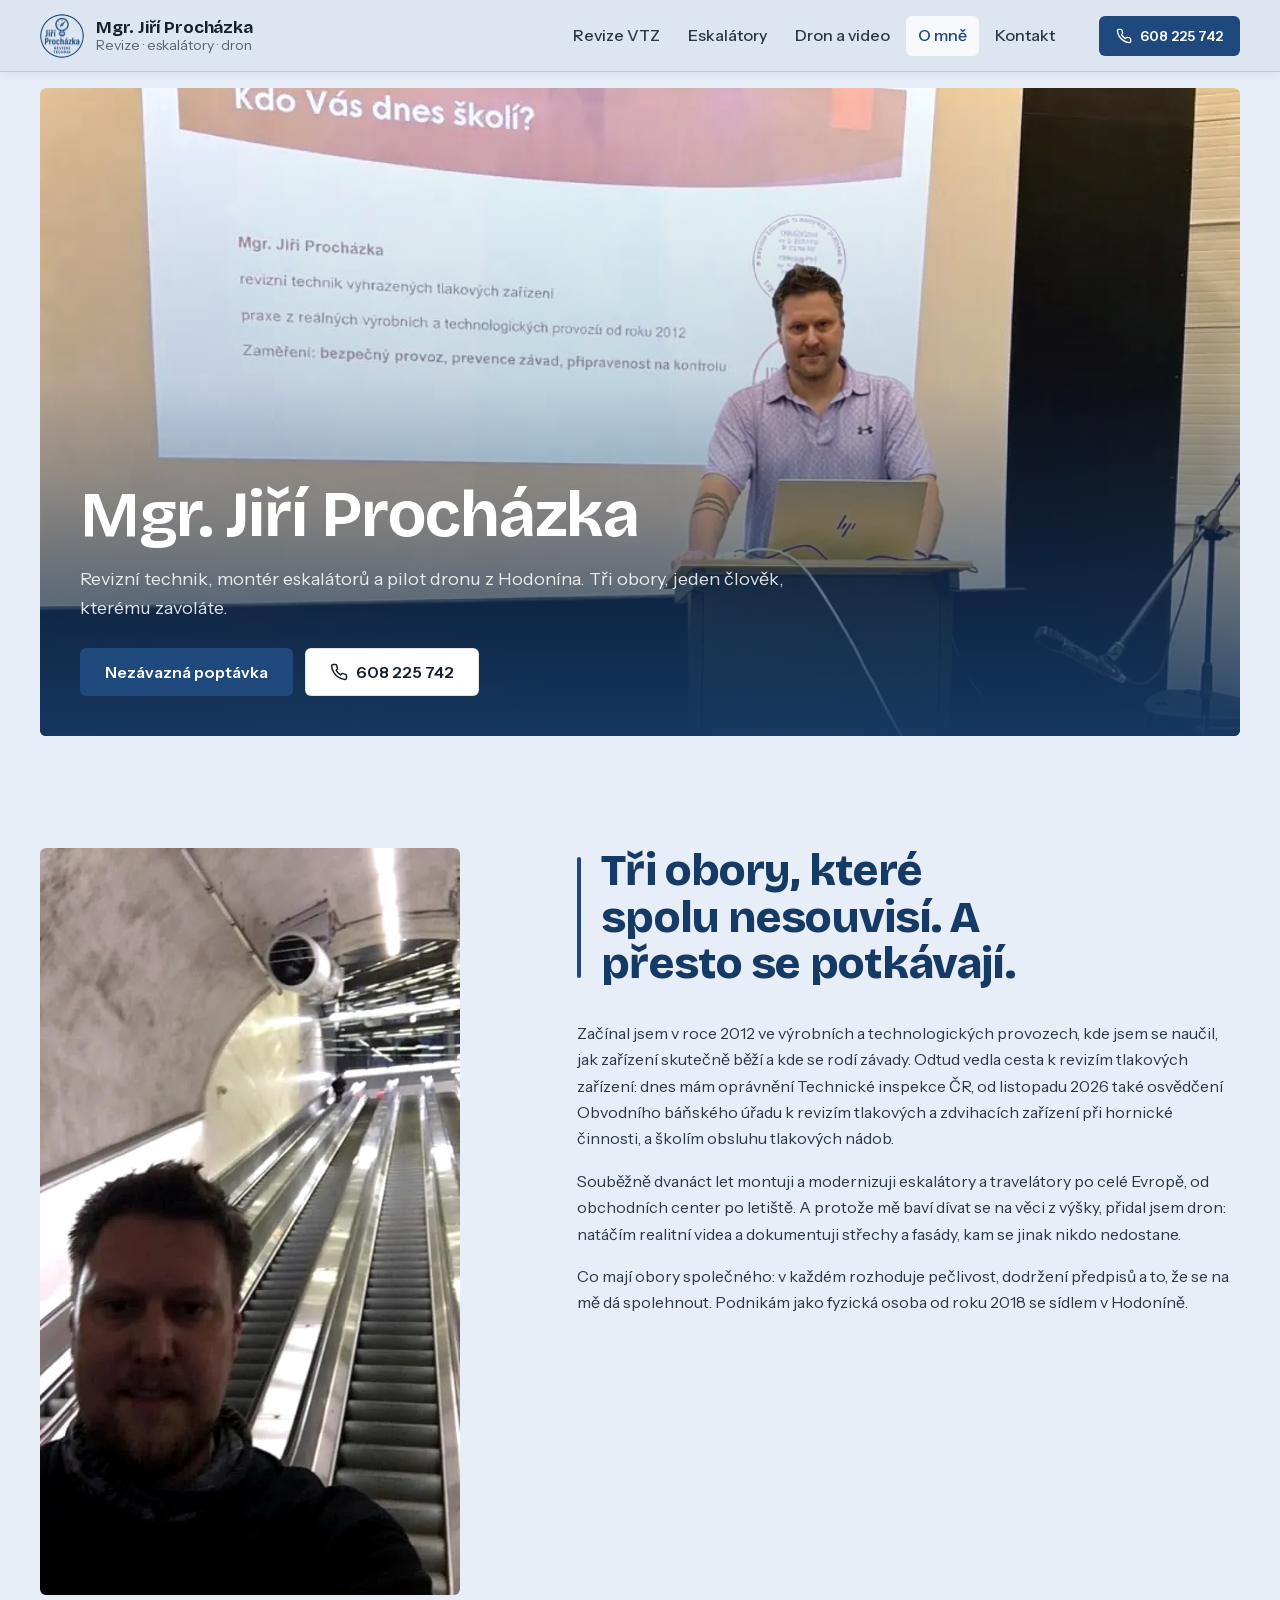
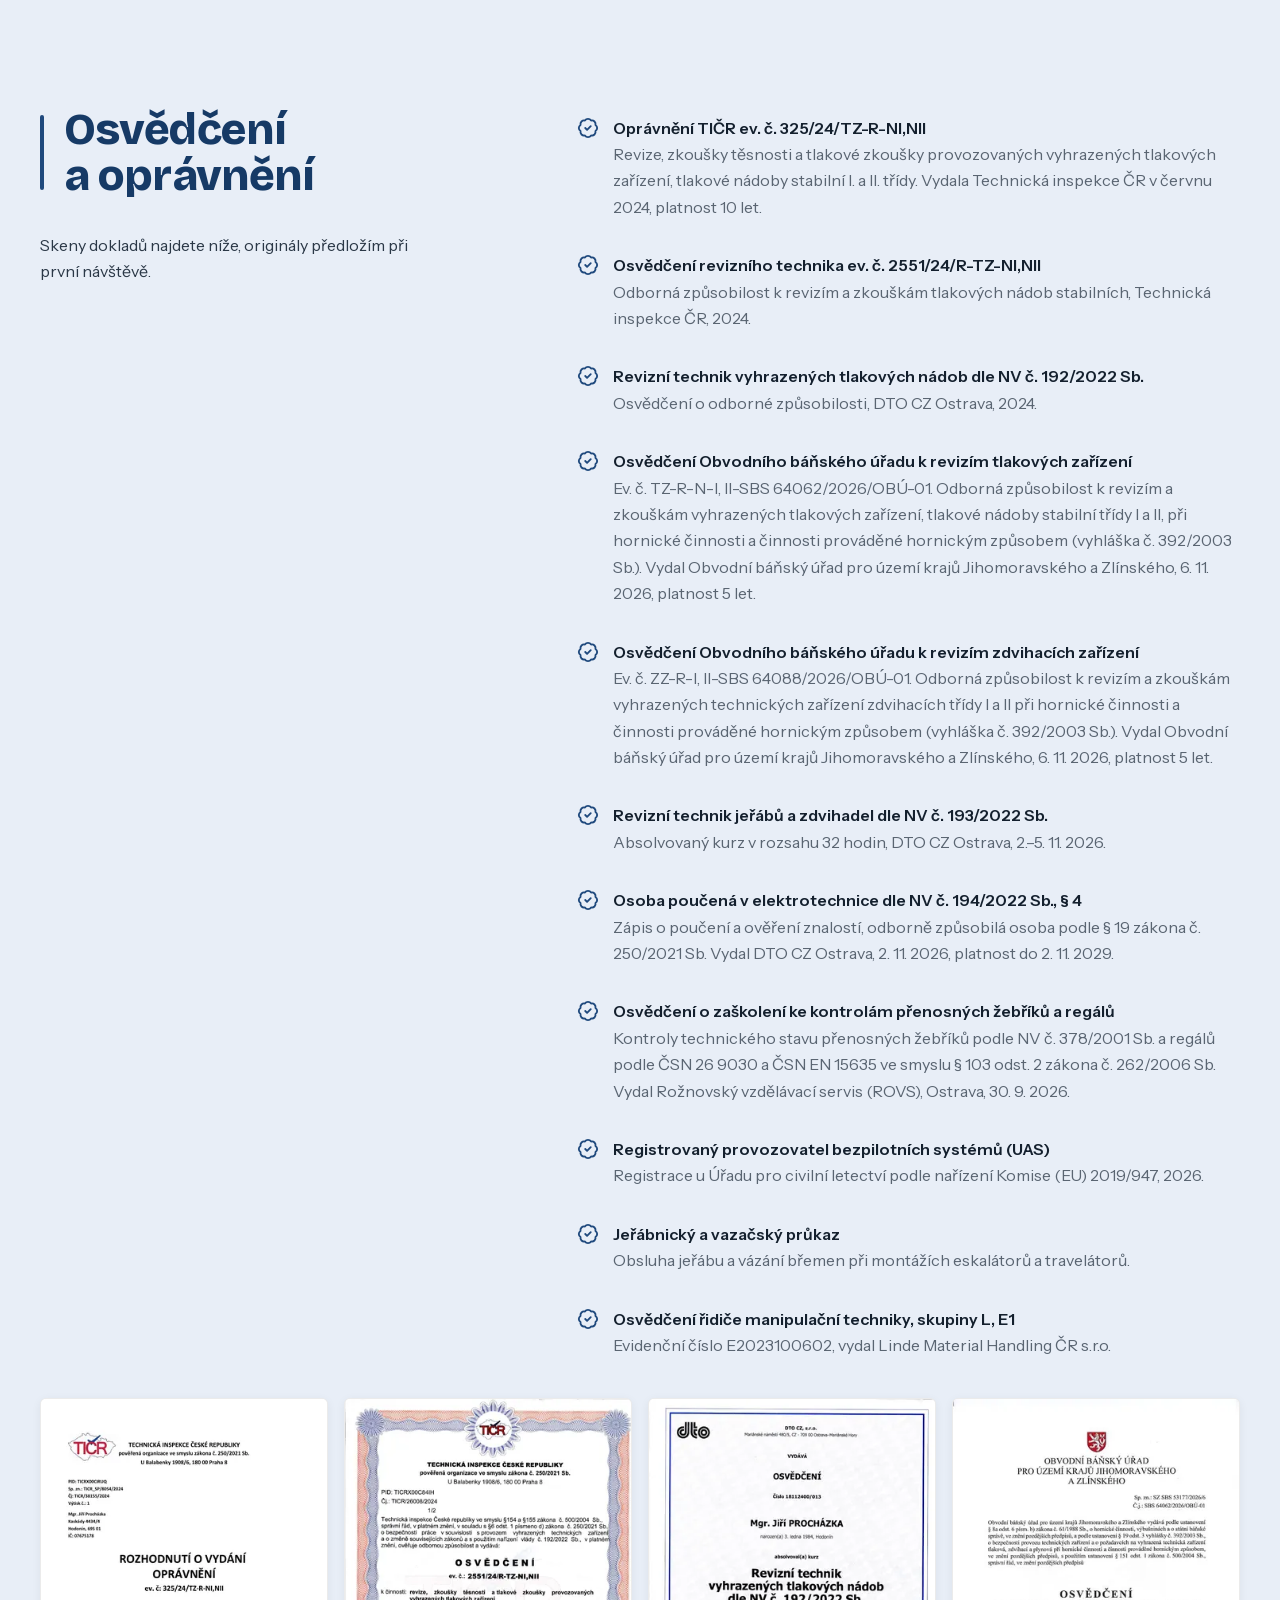
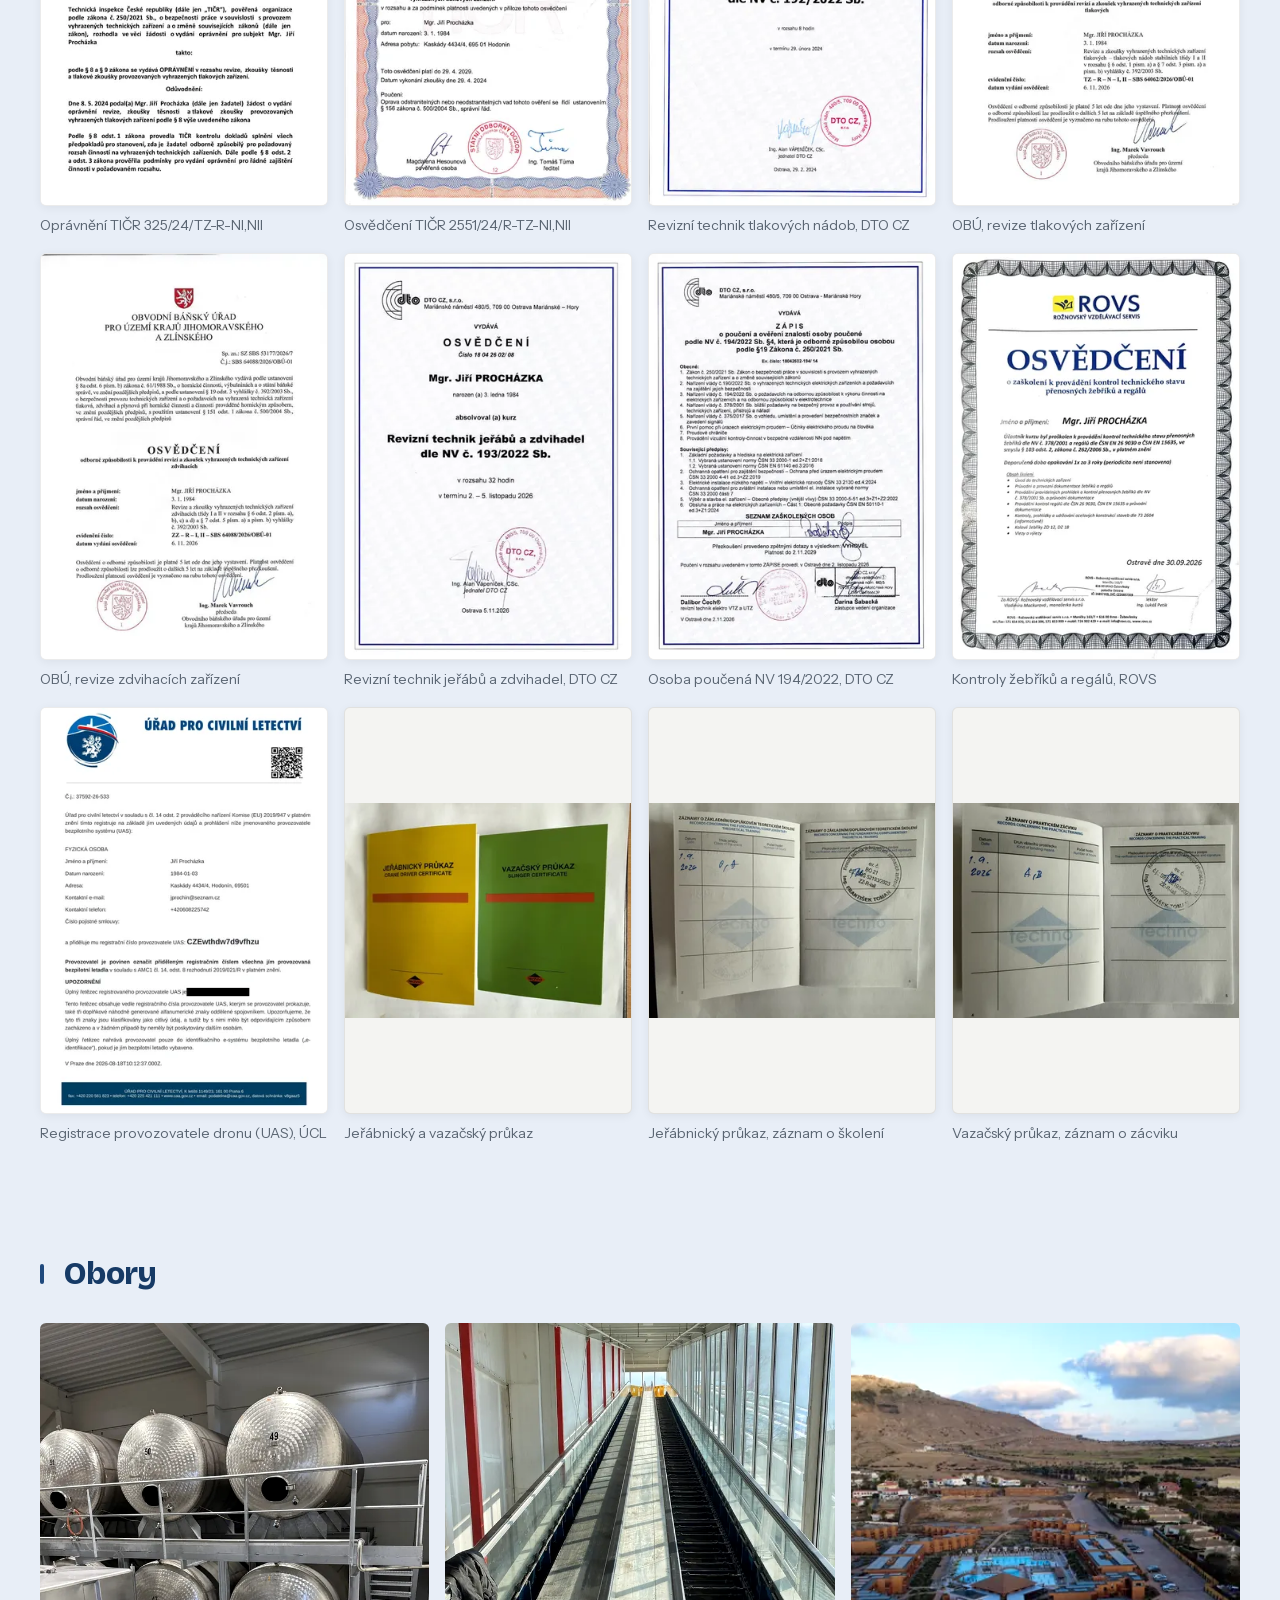
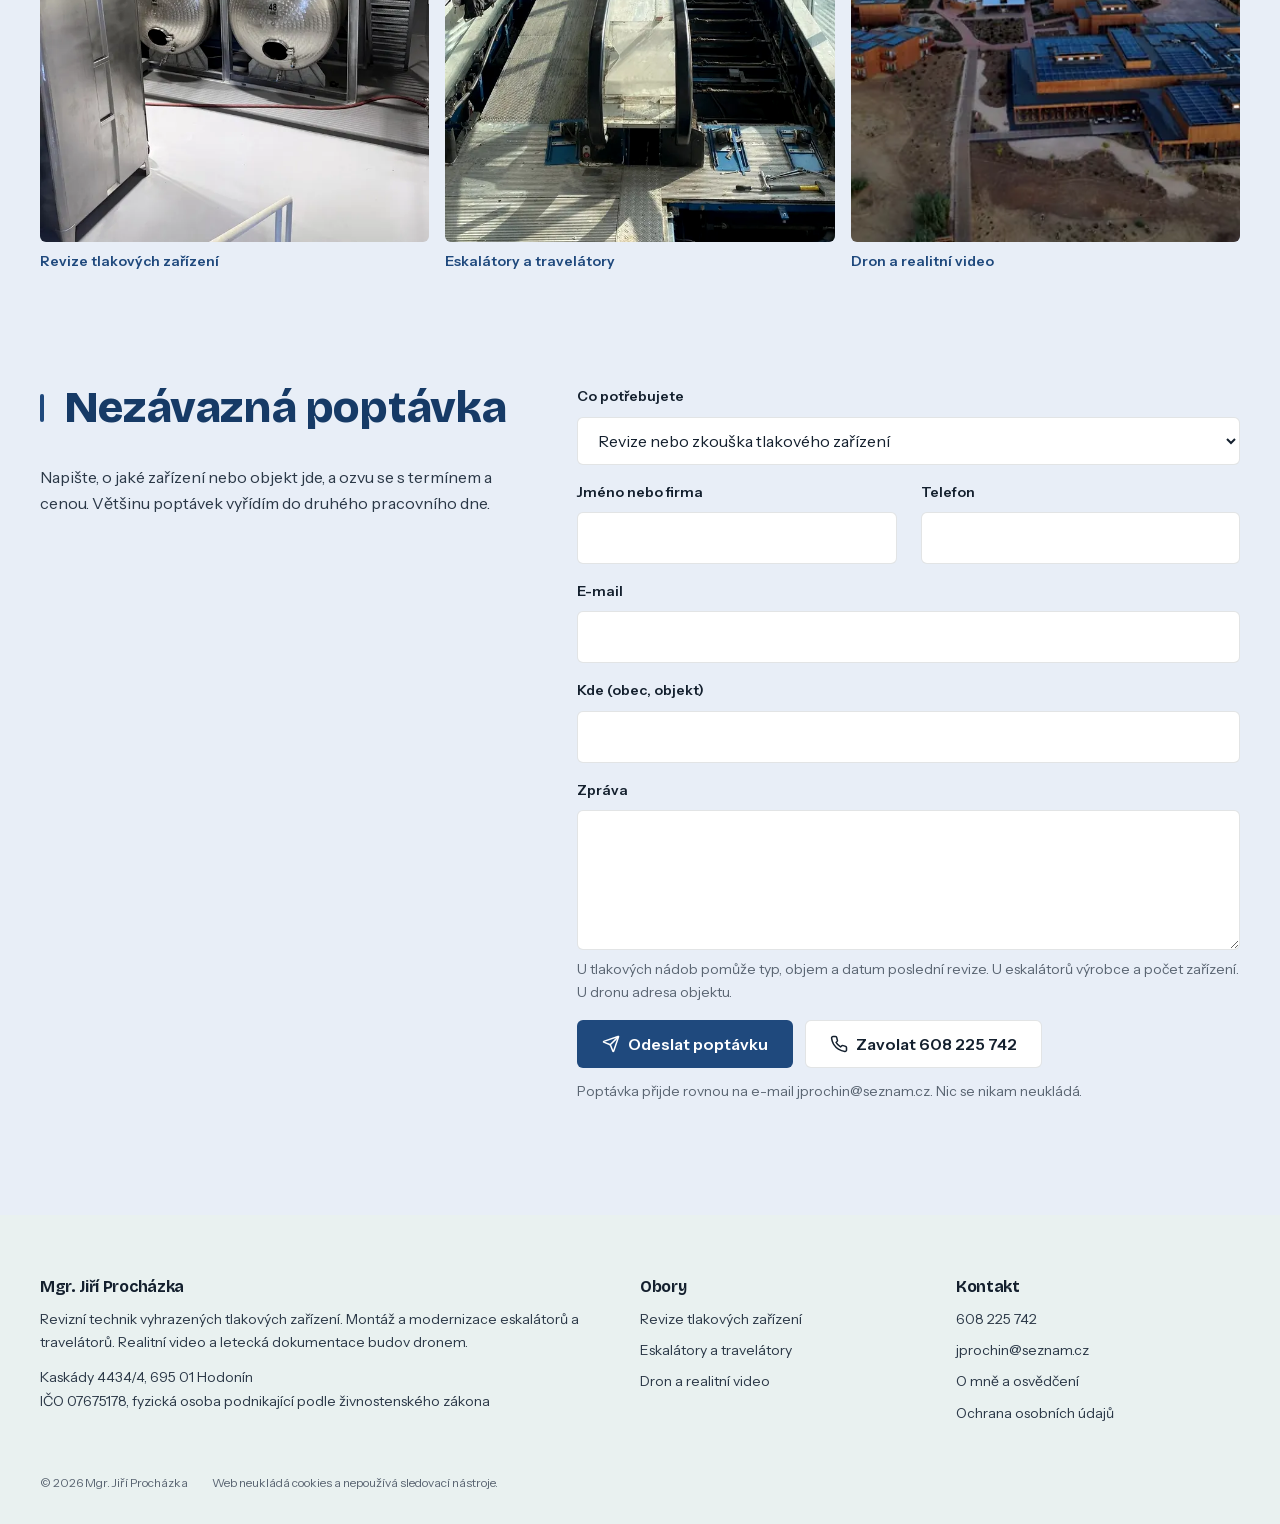
<file: o-mne/index.html>
<!DOCTYPE html><html lang="cs"><head><meta charSet="utf-8"/><meta name="viewport" content="width=device-width, initial-scale=1"/><link rel="preload" href="/_next/static/media/26d0ba92e140f0dc-s.p.woff2" as="font" crossorigin="" type="font/woff2"/><link rel="preload" href="/_next/static/media/9d5a263311222317-s.p.woff2" as="font" crossorigin="" type="font/woff2"/><link rel="preload" href="/_next/static/media/adb45196eddef626-s.p.woff2" as="font" crossorigin="" type="font/woff2"/><link rel="preload" href="/_next/static/media/c7e0cf6c760983e7-s.p.woff2" as="font" crossorigin="" type="font/woff2"/><link rel="preload" as="image" href="/images/opt/logo-jp-88.webp"/><link rel="preload" as="image" imageSrcSet="/images/opt/o-mne-skoleni-320.webp 320w, /images/opt/o-mne-skoleni-640.webp 640w, /images/opt/o-mne-skoleni-1024.webp 1024w" imageSizes="100vw" fetchPriority="high"/><link rel="stylesheet" href="/_next/static/css/43b452d104a62dba.css" data-precedence="next"/><link rel="preload" as="script" fetchPriority="low" href="/_next/static/chunks/webpack-bada75e92aadddf9.js"/><script src="/_next/static/chunks/4bd1b696-dad603c0ea07dd14.js" async=""></script><script src="/_next/static/chunks/517-4344c569e0663443.js" async=""></script><script src="/_next/static/chunks/main-app-b1099514306ab924.js" async=""></script><script src="/_next/static/chunks/173-38e78c9463adde84.js" async=""></script><script src="/_next/static/chunks/app/layout-6bf4afdacef150e8.js" async=""></script><script src="/_next/static/chunks/app/o-mne/page-9c49efa4a7053081.js" async=""></script><meta name="next-size-adjust" content=""/><title>O mně a osvědčení | Mgr. Jiří Procházka, Hodonín</title><meta name="description" content="Revizní technik vyhrazených tlakových zařízení s oprávněním TIČR a osvědčeními Obvodního báňského úřadu, montér eskalátorů s praxí po celé Evropě a registrovaný provozovatel dronu. Přehled osvědčení a oprávnění."/><script src="/_next/static/chunks/polyfills-42372ed130431b0a.js" noModule=""></script></head><body class="__variable_751159 __variable_0230cf"><script type="application/ld+json">{"@context":"https://schema.org","@type":"ProfessionalService","name":"Mgr. Jiří Procházka","description":"Revize tlakových zařízení, montáž a modernizace eskalátorů a travelátorů, realitní video a letecká kontrola budov dronem.","telephone":"+420608225742","email":"jprochin@seznam.cz","address":{"@type":"PostalAddress","streetAddress":"Kaskády 4434/4","addressLocality":"Hodonín","postalCode":"695 01","addressCountry":"CZ"},"url":"https://juraprochazka.cz/","areaServed":"CZ","taxID":"07675178"}</script><a class="skip-link" href="#obsah">Přeskočit na obsah</a><header class="header"><div class="container"><a class="logo" aria-label="Úvod" href="/"><img src="/images/opt/logo-jp-88.webp" alt="" width="44" height="44" style="border-radius:50%"/><span class="logo-text"><b>Mgr. Jiří Procházka</b><small>Revize · eskalátory · dron</small></span></a><nav class="nav" aria-label="Hlavní navigace"><ul><li><a href="/revize-tlakovych-zarizeni/">Revize VTZ</a></li><li><a href="/eskalatory-a-travelatory/">Eskalátory</a></li><li><a href="/dron-a-realitni-video/">Dron a video</a></li><li><a aria-current="page" href="/o-mne/">O mně</a></li><li><a href="/kontakt/">Kontakt</a></li></ul></nav><div class="header-cta"><a class="btn btn-brand btn-sm" href="tel:+420608225742"><svg xmlns="http://www.w3.org/2000/svg" width="16" height="16" viewBox="0 0 24 24" fill="none" stroke="currentColor" stroke-width="2" stroke-linecap="round" stroke-linejoin="round" class="lucide lucide-phone" aria-hidden="true"><path d="M22 16.92v3a2 2 0 0 1-2.18 2 19.79 19.79 0 0 1-8.63-3.07 19.5 19.5 0 0 1-6-6 19.79 19.79 0 0 1-3.07-8.67A2 2 0 0 1 4.11 2h3a2 2 0 0 1 2 1.72 12.84 12.84 0 0 0 .7 2.81 2 2 0 0 1-.45 2.11L8.09 9.91a16 16 0 0 0 6 6l1.27-1.27a2 2 0 0 1 2.11-.45 12.84 12.84 0 0 0 2.81.7A2 2 0 0 1 22 16.92z"></path></svg> <!-- -->608 225 742</a></div><button type="button" class="burger" aria-expanded="false" aria-controls="mobilni-menu" aria-label="Otevřít menu"><svg xmlns="http://www.w3.org/2000/svg" width="22" height="22" viewBox="0 0 24 24" fill="none" stroke="currentColor" stroke-width="2" stroke-linecap="round" stroke-linejoin="round" class="lucide lucide-menu" aria-hidden="true"><line x1="4" x2="20" y1="12" y2="12"></line><line x1="4" x2="20" y1="6" y2="6"></line><line x1="4" x2="20" y1="18" y2="18"></line></svg></button></div></header><main id="obsah"><section class="hero"><div class="hero-foto"><img src="/images/opt/o-mne-skoleni-1024.webp" srcSet="/images/opt/o-mne-skoleni-320.webp 320w, /images/opt/o-mne-skoleni-640.webp 640w, /images/opt/o-mne-skoleni-1024.webp 1024w" sizes="100vw" width="1024" height="1536" decoding="async" alt="Jiří Procházka při školení obsluhy tlakových nádob" fetchPriority="high" style="object-position:center 42%"/><div class="hero-titul"><div class="hero-panel"><h1>Mgr. Jiří Procházka</h1><p class="lead">Revizní technik, montér eskalátorů a pilot dronu z Hodonína. Tři obory, jeden člověk, kterému zavoláte.</p><div class="cta-rada"><a class="btn btn-brand" href="#poptavka">Nezávazná poptávka</a><a class="btn btn-outline" href="tel:+420608225742"><svg xmlns="http://www.w3.org/2000/svg" width="18" height="18" viewBox="0 0 24 24" fill="none" stroke="currentColor" stroke-width="2" stroke-linecap="round" stroke-linejoin="round" class="lucide lucide-phone" aria-hidden="true"><path d="M22 16.92v3a2 2 0 0 1-2.18 2 19.79 19.79 0 0 1-8.63-3.07 19.5 19.5 0 0 1-6-6 19.79 19.79 0 0 1-3.07-8.67A2 2 0 0 1 4.11 2h3a2 2 0 0 1 2 1.72 12.84 12.84 0 0 0 .7 2.81 2 2 0 0 1-.45 2.11L8.09 9.91a16 16 0 0 0 6 6l1.27-1.27a2 2 0 0 1 2.11-.45 12.84 12.84 0 0 0 2.81.7A2 2 0 0 1 22 16.92z"></path></svg> <!-- -->608 225 742</a></div></div></div></div></section><section class="section"><div class="container dvojice"><figure class="foto" style="max-width:420px"><img src="/images/opt/o-mne-eskalator-540.webp" srcSet="/images/opt/o-mne-eskalator-320.webp 320w, /images/opt/o-mne-eskalator-540.webp 540w" sizes="(max-width: 899px) 100vw, 420px" width="540" height="960" decoding="async" alt="Jiří Procházka na eskalátoru v tunelu metra" loading="lazy"/></figure><div class="text-blok"><h2 class="nadpis-sekce">Tři obory, které spolu nesouvisí. A přesto se potkávají.</h2><p>Začínal jsem v roce 2012 ve výrobních a technologických provozech, kde jsem se naučil, jak zařízení skutečně běží a kde se rodí závady. Odtud vedla cesta k revizím tlakových zařízení: dnes mám oprávnění Technické inspekce ČR, od listopadu 2026 také osvědčení Obvodního báňského úřadu k revizím tlakových a zdvihacích zařízení při hornické činnosti, a školím obsluhu tlakových nádob.</p><p>Souběžně dvanáct let montuji a modernizuji eskalátory a travelátory po celé Evropě, od obchodních center po letiště. A protože mě baví dívat se na věci z výšky, přidal jsem dron: natáčím realitní videa a dokumentuji střechy a fasády, kam se jinak nikdo nedostane.</p><p>Co mají obory společného: v každém rozhoduje pečlivost, dodržení předpisů a to, že se na mě dá spolehnout. Podnikám jako fyzická osoba od roku 2018 se sídlem v Hodoníně.</p></div></div></section><section class="section" style="padding-top:0" id="osvedceni"><div class="container dvojice"><div class="text-blok"><h2 class="nadpis-sekce">Osvědčení a oprávnění</h2><p>Skeny dokladů najdete níže, originály předložím při první návštěvě.</p></div><ul class="osvedceni"><li><svg xmlns="http://www.w3.org/2000/svg" width="22" height="22" viewBox="0 0 24 24" fill="none" stroke="currentColor" stroke-width="2" stroke-linecap="round" stroke-linejoin="round" class="lucide lucide-badge-check" aria-hidden="true"><path d="M3.85 8.62a4 4 0 0 1 4.78-4.77 4 4 0 0 1 6.74 0 4 4 0 0 1 4.78 4.78 4 4 0 0 1 0 6.74 4 4 0 0 1-4.77 4.78 4 4 0 0 1-6.75 0 4 4 0 0 1-4.78-4.77 4 4 0 0 1 0-6.76Z"></path><path d="m9 12 2 2 4-4"></path></svg><div><b>Oprávnění TIČR ev. č. 325/24/TZ-R-NI,NII</b><span>Revize, zkoušky těsnosti a tlakové zkoušky provozovaných vyhrazených tlakových zařízení, tlakové nádoby stabilní I. a II. třídy. Vydala Technická inspekce ČR v červnu 2024, platnost 10 let.</span></div></li><li><svg xmlns="http://www.w3.org/2000/svg" width="22" height="22" viewBox="0 0 24 24" fill="none" stroke="currentColor" stroke-width="2" stroke-linecap="round" stroke-linejoin="round" class="lucide lucide-badge-check" aria-hidden="true"><path d="M3.85 8.62a4 4 0 0 1 4.78-4.77 4 4 0 0 1 6.74 0 4 4 0 0 1 4.78 4.78 4 4 0 0 1 0 6.74 4 4 0 0 1-4.77 4.78 4 4 0 0 1-6.75 0 4 4 0 0 1-4.78-4.77 4 4 0 0 1 0-6.76Z"></path><path d="m9 12 2 2 4-4"></path></svg><div><b>Osvědčení revizního technika ev. č. 2551/24/R-TZ-NI,NII</b><span>Odborná způsobilost k revizím a zkouškám tlakových nádob stabilních, Technická inspekce ČR, 2024.</span></div></li><li><svg xmlns="http://www.w3.org/2000/svg" width="22" height="22" viewBox="0 0 24 24" fill="none" stroke="currentColor" stroke-width="2" stroke-linecap="round" stroke-linejoin="round" class="lucide lucide-badge-check" aria-hidden="true"><path d="M3.85 8.62a4 4 0 0 1 4.78-4.77 4 4 0 0 1 6.74 0 4 4 0 0 1 4.78 4.78 4 4 0 0 1 0 6.74 4 4 0 0 1-4.77 4.78 4 4 0 0 1-6.75 0 4 4 0 0 1-4.78-4.77 4 4 0 0 1 0-6.76Z"></path><path d="m9 12 2 2 4-4"></path></svg><div><b>Revizní technik vyhrazených tlakových nádob dle NV č. 192/2022 Sb.</b><span>Osvědčení o odborné způsobilosti, DTO CZ Ostrava, 2024.</span></div></li><li><svg xmlns="http://www.w3.org/2000/svg" width="22" height="22" viewBox="0 0 24 24" fill="none" stroke="currentColor" stroke-width="2" stroke-linecap="round" stroke-linejoin="round" class="lucide lucide-badge-check" aria-hidden="true"><path d="M3.85 8.62a4 4 0 0 1 4.78-4.77 4 4 0 0 1 6.74 0 4 4 0 0 1 4.78 4.78 4 4 0 0 1 0 6.74 4 4 0 0 1-4.77 4.78 4 4 0 0 1-6.75 0 4 4 0 0 1-4.78-4.77 4 4 0 0 1 0-6.76Z"></path><path d="m9 12 2 2 4-4"></path></svg><div><b>Osvědčení Obvodního báňského úřadu k revizím tlakových zařízení</b><span>Ev. č. TZ-R-N-I, II-SBS 64062/2026/OBÚ-01. Odborná způsobilost k revizím a zkouškám vyhrazených tlakových zařízení, tlakové nádoby stabilní třídy I a II, při hornické činnosti a činnosti prováděné hornickým způsobem (vyhláška č. 392/2003 Sb.). Vydal Obvodní báňský úřad pro území krajů Jihomoravského a Zlínského, 6. 11. 2026, platnost 5 let.</span></div></li><li><svg xmlns="http://www.w3.org/2000/svg" width="22" height="22" viewBox="0 0 24 24" fill="none" stroke="currentColor" stroke-width="2" stroke-linecap="round" stroke-linejoin="round" class="lucide lucide-badge-check" aria-hidden="true"><path d="M3.85 8.62a4 4 0 0 1 4.78-4.77 4 4 0 0 1 6.74 0 4 4 0 0 1 4.78 4.78 4 4 0 0 1 0 6.74 4 4 0 0 1-4.77 4.78 4 4 0 0 1-6.75 0 4 4 0 0 1-4.78-4.77 4 4 0 0 1 0-6.76Z"></path><path d="m9 12 2 2 4-4"></path></svg><div><b>Osvědčení Obvodního báňského úřadu k revizím zdvihacích zařízení</b><span>Ev. č. ZZ-R-I, II-SBS 64088/2026/OBÚ-01. Odborná způsobilost k revizím a zkouškám vyhrazených technických zařízení zdvihacích třídy I a II při hornické činnosti a činnosti prováděné hornickým způsobem (vyhláška č. 392/2003 Sb.). Vydal Obvodní báňský úřad pro území krajů Jihomoravského a Zlínského, 6. 11. 2026, platnost 5 let.</span></div></li><li><svg xmlns="http://www.w3.org/2000/svg" width="22" height="22" viewBox="0 0 24 24" fill="none" stroke="currentColor" stroke-width="2" stroke-linecap="round" stroke-linejoin="round" class="lucide lucide-badge-check" aria-hidden="true"><path d="M3.85 8.62a4 4 0 0 1 4.78-4.77 4 4 0 0 1 6.74 0 4 4 0 0 1 4.78 4.78 4 4 0 0 1 0 6.74 4 4 0 0 1-4.77 4.78 4 4 0 0 1-6.75 0 4 4 0 0 1-4.78-4.77 4 4 0 0 1 0-6.76Z"></path><path d="m9 12 2 2 4-4"></path></svg><div><b>Revizní technik jeřábů a zdvihadel dle NV č. 193/2022 Sb.</b><span>Absolvovaný kurz v rozsahu 32 hodin, DTO CZ Ostrava, 2.–5. 11. 2026.</span></div></li><li><svg xmlns="http://www.w3.org/2000/svg" width="22" height="22" viewBox="0 0 24 24" fill="none" stroke="currentColor" stroke-width="2" stroke-linecap="round" stroke-linejoin="round" class="lucide lucide-badge-check" aria-hidden="true"><path d="M3.85 8.62a4 4 0 0 1 4.78-4.77 4 4 0 0 1 6.74 0 4 4 0 0 1 4.78 4.78 4 4 0 0 1 0 6.74 4 4 0 0 1-4.77 4.78 4 4 0 0 1-6.75 0 4 4 0 0 1-4.78-4.77 4 4 0 0 1 0-6.76Z"></path><path d="m9 12 2 2 4-4"></path></svg><div><b>Osoba poučená v elektrotechnice dle NV č. 194/2022 Sb., § 4</b><span>Zápis o poučení a ověření znalostí, odborně způsobilá osoba podle § 19 zákona č. 250/2021 Sb. Vydal DTO CZ Ostrava, 2. 11. 2026, platnost do 2. 11. 2029.</span></div></li><li><svg xmlns="http://www.w3.org/2000/svg" width="22" height="22" viewBox="0 0 24 24" fill="none" stroke="currentColor" stroke-width="2" stroke-linecap="round" stroke-linejoin="round" class="lucide lucide-badge-check" aria-hidden="true"><path d="M3.85 8.62a4 4 0 0 1 4.78-4.77 4 4 0 0 1 6.74 0 4 4 0 0 1 4.78 4.78 4 4 0 0 1 0 6.74 4 4 0 0 1-4.77 4.78 4 4 0 0 1-6.75 0 4 4 0 0 1-4.78-4.77 4 4 0 0 1 0-6.76Z"></path><path d="m9 12 2 2 4-4"></path></svg><div><b>Osvědčení o zaškolení ke kontrolám přenosných žebříků a regálů</b><span>Kontroly technického stavu přenosných žebříků podle NV č. 378/2001 Sb. a regálů podle ČSN 26 9030 a ČSN EN 15635 ve smyslu § 103 odst. 2 zákona č. 262/2006 Sb. Vydal Rožnovský vzdělávací servis (ROVS), Ostrava, 30. 9. 2026.</span></div></li><li><svg xmlns="http://www.w3.org/2000/svg" width="22" height="22" viewBox="0 0 24 24" fill="none" stroke="currentColor" stroke-width="2" stroke-linecap="round" stroke-linejoin="round" class="lucide lucide-badge-check" aria-hidden="true"><path d="M3.85 8.62a4 4 0 0 1 4.78-4.77 4 4 0 0 1 6.74 0 4 4 0 0 1 4.78 4.78 4 4 0 0 1 0 6.74 4 4 0 0 1-4.77 4.78 4 4 0 0 1-6.75 0 4 4 0 0 1-4.78-4.77 4 4 0 0 1 0-6.76Z"></path><path d="m9 12 2 2 4-4"></path></svg><div><b>Registrovaný provozovatel bezpilotních systémů (UAS)</b><span>Registrace u Úřadu pro civilní letectví podle nařízení Komise (EU) 2019/947, 2026.</span></div></li><li><svg xmlns="http://www.w3.org/2000/svg" width="22" height="22" viewBox="0 0 24 24" fill="none" stroke="currentColor" stroke-width="2" stroke-linecap="round" stroke-linejoin="round" class="lucide lucide-badge-check" aria-hidden="true"><path d="M3.85 8.62a4 4 0 0 1 4.78-4.77 4 4 0 0 1 6.74 0 4 4 0 0 1 4.78 4.78 4 4 0 0 1 0 6.74 4 4 0 0 1-4.77 4.78 4 4 0 0 1-6.75 0 4 4 0 0 1-4.78-4.77 4 4 0 0 1 0-6.76Z"></path><path d="m9 12 2 2 4-4"></path></svg><div><b>Jeřábnický a vazačský průkaz</b><span>Obsluha jeřábu a vázání břemen při montážích eskalátorů a travelátorů.</span></div></li><li><svg xmlns="http://www.w3.org/2000/svg" width="22" height="22" viewBox="0 0 24 24" fill="none" stroke="currentColor" stroke-width="2" stroke-linecap="round" stroke-linejoin="round" class="lucide lucide-badge-check" aria-hidden="true"><path d="M3.85 8.62a4 4 0 0 1 4.78-4.77 4 4 0 0 1 6.74 0 4 4 0 0 1 4.78 4.78 4 4 0 0 1 0 6.74 4 4 0 0 1-4.77 4.78 4 4 0 0 1-6.75 0 4 4 0 0 1-4.78-4.77 4 4 0 0 1 0-6.76Z"></path><path d="m9 12 2 2 4-4"></path></svg><div><b>Osvědčení řidiče manipulační techniky, skupiny L, E1</b><span>Evidenční číslo E2023100602, vydal Linde Material Handling ČR s.r.o.</span></div></li></ul></div><div class="container skeny"><figure><a href="/images/osvedceni/ticr-opravneni.webp" target="_blank" rel="noopener"><img src="/images/osvedceni/ticr-opravneni_m.webp" alt="Sken: Oprávnění TIČR 325/24/TZ-R-NI,NII" loading="lazy" width="360" height="509"/></a><figcaption>Oprávnění TIČR 325/24/TZ-R-NI,NII</figcaption></figure><figure><a href="/images/osvedceni/ticr-osvedceni.webp" target="_blank" rel="noopener"><img src="/images/osvedceni/ticr-osvedceni_m.webp" alt="Sken: Osvědčení TIČR 2551/24/R-TZ-NI,NII" loading="lazy" width="360" height="509"/></a><figcaption>Osvědčení TIČR 2551/24/R-TZ-NI,NII</figcaption></figure><figure><a href="/images/osvedceni/dto-tlakove-nadoby.webp" target="_blank" rel="noopener"><img src="/images/osvedceni/dto-tlakove-nadoby_m.webp" alt="Sken: Revizní technik tlakových nádob, DTO CZ" loading="lazy" width="360" height="509"/></a><figcaption>Revizní technik tlakových nádob, DTO CZ</figcaption></figure><figure><a href="/images/osvedceni/obu-tlakova.webp" target="_blank" rel="noopener"><img src="/images/osvedceni/obu-tlakova_m.webp" alt="Sken: OBÚ, revize tlakových zařízení" loading="lazy" width="360" height="509"/></a><figcaption>OBÚ, revize tlakových zařízení</figcaption></figure><figure><a href="/images/osvedceni/obu-zdvihaci.webp" target="_blank" rel="noopener"><img src="/images/osvedceni/obu-zdvihaci_m.webp" alt="Sken: OBÚ, revize zdvihacích zařízení" loading="lazy" width="360" height="509"/></a><figcaption>OBÚ, revize zdvihacích zařízení</figcaption></figure><figure><a href="/images/osvedceni/dto-jeraby.webp" target="_blank" rel="noopener"><img src="/images/osvedceni/dto-jeraby_m.webp" alt="Sken: Revizní technik jeřábů a zdvihadel, DTO CZ" loading="lazy" width="360" height="509"/></a><figcaption>Revizní technik jeřábů a zdvihadel, DTO CZ</figcaption></figure><figure><a href="/images/osvedceni/dto-osoba-poucena.webp" target="_blank" rel="noopener"><img src="/images/osvedceni/dto-osoba-poucena_m.webp" alt="Sken: Osoba poučená NV 194/2022, DTO CZ" loading="lazy" width="360" height="509"/></a><figcaption>Osoba poučená NV 194/2022, DTO CZ</figcaption></figure><figure><a href="/images/osvedceni/rovs-zebriky-regaly.webp" target="_blank" rel="noopener"><img src="/images/osvedceni/rovs-zebriky-regaly_m.webp" alt="Sken: Kontroly žebříků a regálů, ROVS" loading="lazy" width="360" height="509"/></a><figcaption>Kontroly žebříků a regálů, ROVS</figcaption></figure><figure><a href="/images/osvedceni/uas-registrace.webp" target="_blank" rel="noopener"><img src="/images/osvedceni/uas-registrace_m.webp" alt="Sken: Registrace provozovatele dronu (UAS), ÚCL" loading="lazy" width="360" height="509"/></a><figcaption>Registrace provozovatele dronu (UAS), ÚCL</figcaption></figure><figure class="siroky"><a href="/images/osvedceni/jerabnik-vazac-prukazy.webp" target="_blank" rel="noopener"><img src="/images/osvedceni/jerabnik-vazac-prukazy_m.webp" alt="Sken: Jeřábnický a vazačský průkaz" loading="lazy" width="360" height="509"/></a><figcaption>Jeřábnický a vazačský průkaz</figcaption></figure><figure class="siroky"><a href="/images/osvedceni/jerabnik-zaznam.webp" target="_blank" rel="noopener"><img src="/images/osvedceni/jerabnik-zaznam_m.webp" alt="Sken: Jeřábnický průkaz, záznam o školení" loading="lazy" width="360" height="509"/></a><figcaption>Jeřábnický průkaz, záznam o školení</figcaption></figure><figure class="siroky"><a href="/images/osvedceni/vazac-zaznam.webp" target="_blank" rel="noopener"><img src="/images/osvedceni/vazac-zaznam_m.webp" alt="Sken: Vazačský průkaz, záznam o zácviku" loading="lazy" width="360" height="509"/></a><figcaption>Vazačský průkaz, záznam o zácviku</figcaption></figure></div></section><section class="section" style="padding-top:0"><div class="container"><h2 class="nadpis-sekce" style="font-size:var(--fs-xl)">Obory</h2><div class="galerie"><figure class="g-4"><a style="display:block;height:100%" href="/revize-tlakovych-zarizeni/"><img src="/images/opt/vtz-nadoby-nerez-1650.webp" srcSet="/images/opt/vtz-nadoby-nerez-320.webp 320w, /images/opt/vtz-nadoby-nerez-640.webp 640w, /images/opt/vtz-nadoby-nerez-1024.webp 1024w, /images/opt/vtz-nadoby-nerez-1650.webp 1650w" sizes="(max-width: 799px) 50vw, 400px" width="1650" height="2200" decoding="async" alt="Nerezové tlakové nádoby na ocelové konstrukci ve výrobní hale" loading="lazy"/></a><figcaption><a class="odkaz" href="/revize-tlakovych-zarizeni/">Revize tlakových zařízení</a></figcaption></figure><figure class="g-4"><a style="display:block;height:100%" href="/eskalatory-a-travelatory/"><img src="/images/opt/esk-travelator-koridor-1080.webp" srcSet="/images/opt/esk-travelator-koridor-320.webp 320w, /images/opt/esk-travelator-koridor-640.webp 640w, /images/opt/esk-travelator-koridor-1080.webp 1080w" sizes="(max-width: 799px) 50vw, 400px" width="1080" height="1920" decoding="async" alt="Prosklený koridor s travelátorem před dokončením montáže" loading="lazy"/></a><figcaption><a class="odkaz" href="/eskalatory-a-travelatory/">Eskalátory a travelátory</a></figcaption></figure><figure class="g-4"><a style="display:block;height:100%" href="/dron-a-realitni-video/"><img src="/images/opt/dron-dji-0034-v2-2048.webp" srcSet="/images/opt/dron-dji-0034-v2-320.webp 320w, /images/opt/dron-dji-0034-v2-640.webp 640w, /images/opt/dron-dji-0034-v2-1024.webp 1024w, /images/opt/dron-dji-0034-v2-1600.webp 1600w, /images/opt/dron-dji-0034-v2-2048.webp 2048w" sizes="(max-width: 799px) 50vw, 400px" width="2400" height="1800" decoding="async" alt="Letecký záběr rekreačního areálu s horami na obzoru pořízený dronem" loading="lazy"/></a><figcaption><a class="odkaz" href="/dron-a-realitni-video/">Dron a realitní video</a></figcaption></figure></div></div></section><section class="section" id="poptavka" style="padding-top:0"><div class="container dvojice"><div class="text-blok"><h2 class="nadpis-sekce">Nezávazná poptávka</h2><p>Napište, o jaké zařízení nebo objekt jde, a ozvu se s termínem a cenou. Většinu poptávek vyřídím do druhého pracovního dne.</p></div><form class="form-mrizka"><div class="pole form-cele"><label for="f-obor">Co potřebujete</label><select id="f-obor"><option value="Revize nebo zkouška tlakového zařízení" selected="">Revize nebo zkouška tlakového zařízení</option><option value="Školení obsluhy tlakových nádob">Školení obsluhy tlakových nádob</option><option value="Pasport tlakové nádoby">Pasport tlakové nádoby</option><option value="Revize regálů a žebříků">Revize regálů a žebříků</option><option value="Montáž nebo modernizace eskalátoru či travelátoru">Montáž nebo modernizace eskalátoru či travelátoru</option><option value="Realitní video nebo letecké záběry">Realitní video nebo letecké záběry</option><option value="Letecká kontrola střechy, fasády nebo komína">Letecká kontrola střechy, fasády nebo komína</option><option value="Něco jiného">Něco jiného</option></select></div><div class="pole"><label for="f-jmeno">Jméno nebo firma</label><input id="f-jmeno" autoComplete="name" required="" name="jmeno" value=""/></div><div class="pole"><label for="f-tel">Telefon</label><input id="f-tel" type="tel" inputMode="tel" autoComplete="tel" required="" name="telefon" value=""/></div><div class="pole form-cele"><label for="f-email">E-mail</label><input id="f-email" type="email" inputMode="email" autoComplete="email" name="email" value=""/></div><div class="pole form-cele"><label for="f-misto">Kde (obec, objekt)</label><input id="f-misto" autoComplete="address-level2" name="misto" value=""/></div><div class="pole form-cele"><label for="f-zprava">Zpráva</label><textarea id="f-zprava" name="zprava"></textarea><span class="pole-napoveda">U tlakových nádob pomůže typ, objem a datum poslední revize. U eskalátorů výrobce a počet zařízení. U dronu adresa objektu.</span></div><div class="form-pata form-cele"><button type="submit" class="btn btn-brand"><svg xmlns="http://www.w3.org/2000/svg" width="18" height="18" viewBox="0 0 24 24" fill="none" stroke="currentColor" stroke-width="2" stroke-linecap="round" stroke-linejoin="round" class="lucide lucide-send" aria-hidden="true"><path d="M14.536 21.686a.5.5 0 0 0 .937-.024l6.5-19a.496.496 0 0 0-.635-.635l-19 6.5a.5.5 0 0 0-.024.937l7.93 3.18a2 2 0 0 1 1.112 1.11z"></path><path d="m21.854 2.147-10.94 10.939"></path></svg> <!-- -->Odeslat poptávku</button><a class="btn btn-outline" href="tel:+420608225742"><svg xmlns="http://www.w3.org/2000/svg" width="18" height="18" viewBox="0 0 24 24" fill="none" stroke="currentColor" stroke-width="2" stroke-linecap="round" stroke-linejoin="round" class="lucide lucide-phone" aria-hidden="true"><path d="M22 16.92v3a2 2 0 0 1-2.18 2 19.79 19.79 0 0 1-8.63-3.07 19.5 19.5 0 0 1-6-6 19.79 19.79 0 0 1-3.07-8.67A2 2 0 0 1 4.11 2h3a2 2 0 0 1 2 1.72 12.84 12.84 0 0 0 .7 2.81 2 2 0 0 1-.45 2.11L8.09 9.91a16 16 0 0 0 6 6l1.27-1.27a2 2 0 0 1 2.11-.45 12.84 12.84 0 0 0 2.81.7A2 2 0 0 1 22 16.92z"></path></svg> Zavolat <!-- -->608 225 742</a><p>Poptávka přijde rovnou na e-mail <!-- -->jprochin@seznam.cz<!-- -->. Nic se nikam neukládá.</p></div></form></div></section></main><footer class="footer"><div class="container"><div><h3>Mgr. Jiří Procházka</h3><p>Revizní technik vyhrazených tlakových zařízení. Montáž a modernizace eskalátorů a travelátorů. Realitní video a letecká dokumentace budov dronem.</p><p style="margin-top:var(--sp-3)">Kaskády 4434/4, 695 01 Hodonín<br/>IČO <!-- -->07675178<!-- -->, fyzická osoba podnikající podle živnostenského zákona</p></div><div><h3>Obory</h3><ul><li><a href="/revize-tlakovych-zarizeni/">Revize tlakových zařízení</a></li><li><a href="/eskalatory-a-travelatory/">Eskalátory a travelátory</a></li><li><a href="/dron-a-realitni-video/">Dron a realitní video</a></li></ul></div><div><h3>Kontakt</h3><ul><li><a href="tel:+420608225742">608 225 742</a></li><li><a href="mailto:jprochin@seznam.cz">jprochin@seznam.cz</a></li><li><a href="/o-mne/">O mně a osvědčení</a></li><li><a href="/gdpr/">Ochrana osobních údajů</a></li></ul></div></div><div class="footer-pata"><span>© <!-- -->2026<!-- --> <!-- -->Mgr. Jiří Procházka</span><span>Web neukládá cookies a nepoužívá sledovací nástroje.</span></div></footer><script src="/_next/static/chunks/webpack-bada75e92aadddf9.js" async=""></script><script>(self.__next_f=self.__next_f||[]).push([0])</script><script>self.__next_f.push([1,"1:\"$Sreact.fragment\"\n2:I[651,[\"173\",\"static/chunks/173-38e78c9463adde84.js\",\"177\",\"static/chunks/app/layout-6bf4afdacef150e8.js\"],\"default\"]\n3:I[1229,[\"173\",\"static/chunks/173-38e78c9463adde84.js\",\"177\",\"static/chunks/app/layout-6bf4afdacef150e8.js\"],\"default\"]\n4:I[1503,[\"173\",\"static/chunks/173-38e78c9463adde84.js\",\"177\",\"static/chunks/app/layout-6bf4afdacef150e8.js\"],\"default\"]\n5:I[5244,[],\"\"]\n6:I[3866,[],\"\"]\n7:I[8173,[\"173\",\"static/chunks/173-38e78c9463adde84.js\",\"727\",\"static/chunks/app/o-mne/page-9c49efa4a7053081.js\"],\"\"]\n8:I[9178,[\"173\",\"static/chunks/173-38e78c9463adde84.js\",\"727\",\"static/chunks/app/o-mne/page-9c49efa4a7053081.js\"],\"default\"]\n9:I[6213,[],\"OutletBoundary\"]\nb:I[6213,[],\"MetadataBoundary\"]\nd:I[6213,[],\"ViewportBoundary\"]\nf:I[4835,[],\"\"]\n:HL[\"/_next/static/media/26d0ba92e140f0dc-s.p.woff2\",\"font\",{\"crossOrigin\":\"\",\"type\":\"font/woff2\"}]\n:HL[\"/_next/static/media/9d5a263311222317-s.p.woff2\",\"font\",{\"crossOrigin\":\"\",\"type\":\"font/woff2\"}]\n:HL[\"/_next/static/media/adb45196eddef626-s.p.woff2\",\"font\",{\"crossOrigin\":\"\",\"type\":\"font/woff2\"}]\n:HL[\"/_next/static/media/c7e0cf6c760983e7-s.p.woff2\",\"font\",{\"crossOrigin\":\"\",\"type\":\"font/woff2\"}]\n:HL[\"/_next/static/css/43b452d104a62dba.css\",\"style\"]\n"])</script><script>self.__next_f.push([1,"0:{\"P\":null,\"b\":\"mbRyZZptxfHB3CLZPEpTm\",\"p\":\"\",\"c\":[\"\",\"o-mne\",\"\"],\"i\":false,\"f\":[[[\"\",{\"children\":[\"o-mne\",{\"children\":[\"__PAGE__\",{}]}]},\"$undefined\",\"$undefined\",true],[\"\",[\"$\",\"$1\",\"c\",{\"children\":[[[\"$\",\"link\",\"0\",{\"rel\":\"stylesheet\",\"href\":\"/_next/static/css/43b452d104a62dba.css\",\"precedence\":\"next\",\"crossOrigin\":\"$undefined\",\"nonce\":\"$undefined\"}]],[\"$\",\"html\",null,{\"lang\":\"cs\",\"children\":[\"$\",\"body\",null,{\"className\":\"__variable_751159 __variable_0230cf\",\"children\":[[\"$\",\"script\",null,{\"type\":\"application/ld+json\",\"dangerouslySetInnerHTML\":{\"__html\":\"{\\\"@context\\\":\\\"https://schema.org\\\",\\\"@type\\\":\\\"ProfessionalService\\\",\\\"name\\\":\\\"Mgr. Jiří Procházka\\\",\\\"description\\\":\\\"Revize tlakových zařízení, montáž a modernizace eskalátorů a travelátorů, realitní video a letecká kontrola budov dronem.\\\",\\\"telephone\\\":\\\"+420608225742\\\",\\\"email\\\":\\\"jprochin@seznam.cz\\\",\\\"address\\\":{\\\"@type\\\":\\\"PostalAddress\\\",\\\"streetAddress\\\":\\\"Kaskády 4434/4\\\",\\\"addressLocality\\\":\\\"Hodonín\\\",\\\"postalCode\\\":\\\"695 01\\\",\\\"addressCountry\\\":\\\"CZ\\\"},\\\"url\\\":\\\"https://juraprochazka.cz/\\\",\\\"areaServed\\\":\\\"CZ\\\",\\\"taxID\\\":\\\"07675178\\\"}\"}}],[\"$\",\"$L2\",null,{}],[\"$\",\"a\",null,{\"className\":\"skip-link\",\"href\":\"#obsah\",\"children\":\"Přeskočit na obsah\"}],[\"$\",\"header\",null,{\"className\":\"header\",\"children\":[\"$\",\"div\",null,{\"className\":\"container\",\"children\":[[\"$\",\"$L3\",null,{}],[\"$\",\"$L4\",null,{\"nav\":[{\"href\":\"/revize-tlakovych-zarizeni/\",\"label\":\"Revize VTZ\"},{\"href\":\"/eskalatory-a-travelatory/\",\"label\":\"Eskalátory\"},{\"href\":\"/dron-a-realitni-video/\",\"label\":\"Dron a video\"},{\"href\":\"/o-mne/\",\"label\":\"O mně\"},{\"href\":\"/kontakt/\",\"label\":\"Kontakt\"}],\"tel\":\"608 225 742\",\"telIntl\":\"+420608225742\",\"email\":\"jprochin@seznam.cz\"}]]}]}],[\"$\",\"$L5\",null,{\"parallelRouterKey\":\"children\",\"segmentPath\":[\"children\"],\"error\":\"$undefined\",\"errorStyles\":\"$undefined\",\"errorScripts\":\"$undefined\",\"template\":[\"$\",\"$L6\",null,{}],\"templateStyles\":\"$undefined\",\"templateScripts\":\"$undefined\",\"notFound\":[[],[[\"$\",\"main\",null,{\"id\":\"obsah\",\"className\":\"section\",\"style\":{\"minHeight\":\"60svh\"},\"children\":[\"$\",\"div\",null,{\"className\":\"container text-blok\",\"children\":[[\"$\",\"h1\",null,{\"style\":{\"fontSize\":\"var(--fs-2xl)\"},\"children\":\"Stránka nenalezena\"}],[\"$\",\"p\",null,{\"children\":\"Tahle adresa na webu není. Vyberte obor na úvodní stránce nebo mi rovnou zavolejte.\"}],[\"$\",\"$L7\",null,{\"href\":\"/\",\"className\":\"btn btn-brand\",\"children\":\"Na úvod\"}]]}]}],[\"$\",\"footer\",null,{\"className\":\"footer\",\"children\":[[\"$\",\"div\",null,{\"className\":\"container\",\"children\":[[\"$\",\"div\",null,{\"children\":[[\"$\",\"h3\",null,{\"children\":\"Mgr. Jiří Procházka\"}],[\"$\",\"p\",null,{\"children\":\"Revizní technik vyhrazených tlakových zařízení. Montáž a modernizace eskalátorů a travelátorů. Realitní video a letecká dokumentace budov dronem.\"}],[\"$\",\"p\",null,{\"style\":{\"marginTop\":\"var(--sp-3)\"},\"children\":[\"Kaskády 4434/4, 695 01 Hodonín\",[\"$\",\"br\",null,{}],\"IČO \",\"07675178\",\", fyzická osoba podnikající podle živnostenského zákona\"]}]]}],[\"$\",\"div\",null,{\"children\":[[\"$\",\"h3\",null,{\"children\":\"Obory\"}],[\"$\",\"ul\",null,{\"children\":[[\"$\",\"li\",\"revize\",{\"children\":[\"$\",\"$L7\",null,{\"href\":\"/revize-tlakovych-zarizeni/\",\"children\":\"Revize tlakových zařízení\"}]}],[\"$\",\"li\",\"eskalatory\",{\"children\":[\"$\",\"$L7\",null,{\"href\":\"/eskalatory-a-travelatory/\",\"children\":\"Eskalátory a travelátory\"}]}],[\"$\",\"li\",\"dron\",{\"children\":[\"$\",\"$L7\",null,{\"href\":\"/dron-a-realitni-video/\",\"children\":\"Dron a realitní video\"}]}]]}]]}],[\"$\",\"div\",null,{\"children\":[[\"$\",\"h3\",null,{\"children\":\"Kontakt\"}],[\"$\",\"ul\",null,{\"children\":[[\"$\",\"li\",null,{\"children\":[\"$\",\"a\",null,{\"href\":\"tel:+420608225742\",\"children\":\"608 225 742\"}]}],[\"$\",\"li\",null,{\"children\":[\"$\",\"a\",null,{\"href\":\"mailto:jprochin@seznam.cz\",\"children\":\"jprochin@seznam.cz\"}]}],[\"$\",\"li\",null,{\"children\":[\"$\",\"$L7\",null,{\"href\":\"/o-mne/\",\"children\":\"O mně a osvědčení\"}]}],[\"$\",\"li\",null,{\"children\":[\"$\",\"$L7\",null,{\"href\":\"/gdpr/\",\"children\":\"Ochrana osobních údajů\"}]}]]}]]}]]}],[\"$\",\"div\",null,{\"className\":\"footer-pata\",\"children\":[[\"$\",\"span\",null,{\"children\":[\"© \",2026,\" \",\"Mgr. Jiří Procházka\"]}],[\"$\",\"span\",null,{\"children\":\"Web neukládá cookies a nepoužívá sledovací nástroje.\"}]]}]]}]]],\"forbidden\":\"$undefined\",\"unauthorized\":\"$undefined\"}]]}]}]]}],{\"children\":[\"o-mne\",[\"$\",\"$1\",\"c\",{\"children\":[null,[\"$\",\"$L5\",null,{\"parallelRouterKey\":\"children\",\"segmentPath\":[\"children\",\"o-mne\",\"children\"],\"error\":\"$undefined\",\"errorStyles\":\"$undefined\",\"errorScripts\":\"$undefined\",\"template\":[\"$\",\"$L6\",null,{}],\"templateStyles\":\"$undefined\",\"templateScripts\":\"$undefined\",\"notFound\":\"$undefined\",\"forbidden\":\"$undefined\",\"unauthorized\":\"$undefined\"}]]}],{\"children\":[\"__PAGE__\",[\"$\",\"$1\",\"c\",{\"children\":[[[\"$\",\"main\",null,{\"id\":\"obsah\",\"children\":[[\"$\",\"section\",null,{\"className\":\"hero\",\"children\":[\"$\",\"div\",null,{\"className\":\"hero-foto\",\"children\":[[\"$\",\"img\",null,{\"src\":\"/images/opt/o-mne-skoleni-1024.webp\",\"srcSet\":\"/images/opt/o-mne-skoleni-320.webp 320w, /images/opt/o-mne-skoleni-640.webp 640w, /images/opt/o-mne-skoleni-1024.webp 1024w\",\"sizes\":\"100vw\",\"width\":1024,\"height\":1536,\"decoding\":\"async\",\"alt\":\"Jiří Procházka při školení obsluhy tlakových nádob\",\"fetchPriority\":\"high\",\"style\":{\"objectPosition\":\"center 42%\"}}],[\"$\",\"div\",null,{\"className\":\"hero-titul\",\"children\":[\"$\",\"div\",null,{\"className\":\"hero-panel\",\"children\":[[\"$\",\"h1\",null,{\"children\":\"Mgr. Jiří Procházka\"}],[\"$\",\"p\",null,{\"className\":\"lead\",\"children\":\"Revizní technik, montér eskalátorů a pilot dronu z Hodonína. Tři obory, jeden člověk, kterému zavoláte.\"}],[\"$\",\"div\",null,{\"className\":\"cta-rada\",\"children\":[[\"$\",\"a\",null,{\"className\":\"btn btn-brand\",\"href\":\"#poptavka\",\"children\":\"Nezávazná poptávka\"}],[\"$\",\"a\",null,{\"className\":\"btn btn-outline\",\"href\":\"tel:+420608225742\",\"children\":[[\"$\",\"svg\",null,{\"ref\":\"$undefined\",\"xmlns\":\"http://www.w3.org/2000/svg\",\"width\":18,\"height\":18,\"viewBox\":\"0 0 24 24\",\"fill\":\"none\",\"stroke\":\"currentColor\",\"strokeWidth\":2,\"strokeLinecap\":\"round\",\"strokeLinejoin\":\"round\",\"className\":\"lucide lucide-phone\",\"aria-hidden\":true,\"children\":[[\"$\",\"path\",\"foiqr5\",{\"d\":\"M22 16.92v3a2 2 0 0 1-2.18 2 19.79 19.79 0 0 1-8.63-3.07 19.5 19.5 0 0 1-6-6 19.79 19.79 0 0 1-3.07-8.67A2 2 0 0 1 4.11 2h3a2 2 0 0 1 2 1.72 12.84 12.84 0 0 0 .7 2.81 2 2 0 0 1-.45 2.11L8.09 9.91a16 16 0 0 0 6 6l1.27-1.27a2 2 0 0 1 2.11-.45 12.84 12.84 0 0 0 2.81.7A2 2 0 0 1 22 16.92z\"}],\"$undefined\"]}],\" \",\"608 225 742\"]}]]}]]}]}]]}]}],[\"$\",\"section\",null,{\"className\":\"section\",\"children\":[\"$\",\"div\",null,{\"className\":\"container dvojice\",\"children\":[[\"$\",\"figure\",null,{\"className\":\"foto\",\"style\":{\"maxWidth\":420},\"children\":[\"$\",\"img\",null,{\"src\":\"/images/opt/o-mne-eskalator-540.webp\",\"srcSet\":\"/images/opt/o-mne-eskalator-320.webp 320w, /images/opt/o-mne-eskalator-540.webp 540w\",\"sizes\":\"(max-width: 899px) 100vw, 420px\",\"width\":540,\"height\":960,\"decoding\":\"async\",\"alt\":\"Jiří Procházka na eskalátoru v tunelu metra\",\"loading\":\"lazy\"}]}],[\"$\",\"div\",null,{\"className\":\"text-blok\",\"children\":[[\"$\",\"h2\",null,{\"className\":\"nadpis-sekce\",\"children\":\"Tři obory, které spolu nesouvisí. A přesto se potkávají.\"}],[\"$\",\"p\",null,{\"children\":\"Začínal jsem v roce 2012 ve výrobních a technologických provozech, kde jsem se naučil, jak zařízení skutečně běží a kde se rodí závady. Odtud vedla cesta k revizím tlakových zařízení: dnes mám oprávnění Technické inspekce ČR, od listopadu 2026 také osvědčení Obvodního báňského úřadu k revizím tlakových a zdvihacích zařízení při hornické činnosti, a školím obsluhu tlakových nádob.\"}],[\"$\",\"p\",null,{\"children\":\"Souběžně dvanáct let montuji a modernizuji eskalátory a travelátory po celé Evropě, od obchodních center po letiště. A protože mě baví dívat se na věci z výšky, přidal jsem dron: natáčím realitní videa a dokumentuji střechy a fasády, kam se jinak nikdo nedostane.\"}],[\"$\",\"p\",null,{\"children\":\"Co mají obory společného: v každém rozhoduje pečlivost, dodržení předpisů a to, že se na mě dá spolehnout. Podnikám jako fyzická osoba od roku 2018 se sídlem v Hodoníně.\"}]]}]]}]}],[\"$\",\"section\",null,{\"className\":\"section\",\"style\":{\"paddingTop\":0},\"id\":\"osvedceni\",\"children\":[[\"$\",\"div\",null,{\"className\":\"container dvojice\",\"children\":[[\"$\",\"div\",null,{\"className\":\"text-blok\",\"children\":[[\"$\",\"h2\",null,{\"className\":\"nadpis-sekce\",\"children\":\"Osvědčení a oprávnění\"}],[\"$\",\"p\",null,{\"children\":\"Skeny dokladů najdete níže, originály předložím při první návštěvě.\"}]]}],[\"$\",\"ul\",null,{\"className\":\"osvedceni\",\"children\":[[\"$\",\"li\",\"Oprávnění TIČR ev. č. 325/24/TZ-R-NI,NII\",{\"children\":[[\"$\",\"svg\",null,{\"ref\":\"$undefined\",\"xmlns\":\"http://www.w3.org/2000/svg\",\"width\":22,\"height\":22,\"viewBox\":\"0 0 24 24\",\"fill\":\"none\",\"stroke\":\"currentColor\",\"strokeWidth\":2,\"strokeLinecap\":\"round\",\"strokeLinejoin\":\"round\",\"className\":\"lucide lucide-badge-check\",\"aria-hidden\":true,\"children\":[[\"$\",\"path\",\"3c2336\",{\"d\":\"M3.85 8.62a4 4 0 0 1 4.78-4.77 4 4 0 0 1 6.74 0 4 4 0 0 1 4.78 4.78 4 4 0 0 1 0 6.74 4 4 0 0 1-4.77 4.78 4 4 0 0 1-6.75 0 4 4 0 0 1-4.78-4.77 4 4 0 0 1 0-6.76Z\"}],[\"$\",\"path\",\"dzmm74\",{\"d\":\"m9 12 2 2 4-4\"}],\"$undefined\"]}],[\"$\",\"div\",null,{\"children\":[[\"$\",\"b\",null,{\"children\":\"Oprávnění TIČR ev. č. 325/24/TZ-R-NI,NII\"}],[\"$\",\"span\",null,{\"children\":\"Revize, zkoušky těsnosti a tlakové zkoušky provozovaných vyhrazených tlakových zařízení, tlakové nádoby stabilní I. a II. třídy. Vydala Technická inspekce ČR v červnu 2024, platnost 10 let.\"}]]}]]}],[\"$\",\"li\",\"Osvědčení revizního technika ev. č. 2551/24/R-TZ-NI,NII\",{\"children\":[[\"$\",\"svg\",null,{\"ref\":\"$undefined\",\"xmlns\":\"http://www.w3.org/2000/svg\",\"width\":22,\"height\":22,\"viewBox\":\"0 0 24 24\",\"fill\":\"none\",\"stroke\":\"currentColor\",\"strokeWidth\":2,\"strokeLinecap\":\"round\",\"strokeLinejoin\":\"round\",\"className\":\"lucide lucide-badge-check\",\"aria-hidden\":true,\"children\":[[\"$\",\"path\",\"3c2336\",{\"d\":\"M3.85 8.62a4 4 0 0 1 4.78-4.77 4 4 0 0 1 6.74 0 4 4 0 0 1 4.78 4.78 4 4 0 0 1 0 6.74 4 4 0 0 1-4.77 4.78 4 4 0 0 1-6.75 0 4 4 0 0 1-4.78-4.77 4 4 0 0 1 0-6.76Z\"}],[\"$\",\"path\",\"dzmm74\",{\"d\":\"m9 12 2 2 4-4\"}],\"$undefined\"]}],[\"$\",\"div\",null,{\"children\":[[\"$\",\"b\",null,{\"children\":\"Osvědčení revizního technika ev. č. 2551/24/R-TZ-NI,NII\"}],[\"$\",\"span\",null,{\"children\":\"Odborná způsobilost k revizím a zkouškám tlakových nádob stabilních, Technická inspekce ČR, 2024.\"}]]}]]}],[\"$\",\"li\",\"Revizní technik vyhrazených tlakových nádob dle NV č. 192/2022 Sb.\",{\"children\":[[\"$\",\"svg\",null,{\"ref\":\"$undefined\",\"xmlns\":\"http://www.w3.org/2000/svg\",\"width\":22,\"height\":22,\"viewBox\":\"0 0 24 24\",\"fill\":\"none\",\"stroke\":\"currentColor\",\"strokeWidth\":2,\"strokeLinecap\":\"round\",\"strokeLinejoin\":\"round\",\"className\":\"lucide lucide-badge-check\",\"aria-hidden\":true,\"children\":[[\"$\",\"path\",\"3c2336\",{\"d\":\"M3.85 8.62a4 4 0 0 1 4.78-4.77 4 4 0 0 1 6.74 0 4 4 0 0 1 4.78 4.78 4 4 0 0 1 0 6.74 4 4 0 0 1-4.77 4.78 4 4 0 0 1-6.75 0 4 4 0 0 1-4.78-4.77 4 4 0 0 1 0-6.76Z\"}],[\"$\",\"path\",\"dzmm74\",{\"d\":\"m9 12 2 2 4-4\"}],\"$undefined\"]}],[\"$\",\"div\",null,{\"children\":[[\"$\",\"b\",null,{\"children\":\"Revizní technik vyhrazených tlakových nádob dle NV č. 192/2022 Sb.\"}],[\"$\",\"span\",null,{\"children\":\"Osvědčení o odborné způsobilosti, DTO CZ Ostrava, 2024.\"}]]}]]}],[\"$\",\"li\",\"Osvědčení Obvodního báňského úřadu k revizím tlakových zařízení\",{\"children\":[[\"$\",\"svg\",null,{\"ref\":\"$undefined\",\"xmlns\":\"http://www.w3.org/2000/svg\",\"width\":22,\"height\":22,\"viewBox\":\"0 0 24 24\",\"fill\":\"none\",\"stroke\":\"currentColor\",\"strokeWidth\":2,\"strokeLinecap\":\"round\",\"strokeLinejoin\":\"round\",\"className\":\"lucide lucide-badge-check\",\"aria-hidden\":true,\"children\":[[\"$\",\"path\",\"3c2336\",{\"d\":\"M3.85 8.62a4 4 0 0 1 4.78-4.77 4 4 0 0 1 6.74 0 4 4 0 0 1 4.78 4.78 4 4 0 0 1 0 6.74 4 4 0 0 1-4.77 4.78 4 4 0 0 1-6.75 0 4 4 0 0 1-4.78-4.77 4 4 0 0 1 0-6.76Z\"}],[\"$\",\"path\",\"dzmm74\",{\"d\":\"m9 12 2 2 4-4\"}],\"$undefined\"]}],[\"$\",\"div\",null,{\"children\":[[\"$\",\"b\",null,{\"children\":\"Osvědčení Obvodního báňského úřadu k revizím tlakových zařízení\"}],[\"$\",\"span\",null,{\"children\":\"Ev. č. TZ-R-N-I, II-SBS 64062/2026/OBÚ-01. Odborná způsobilost k revizím a zkouškám vyhrazených tlakových zařízení, tlakové nádoby stabilní třídy I a II, při hornické činnosti a činnosti prováděné hornickým způsobem (vyhláška č. 392/2003 Sb.). Vydal Obvodní báňský úřad pro území krajů Jihomoravského a Zlínského, 6. 11. 2026, platnost 5 let.\"}]]}]]}],[\"$\",\"li\",\"Osvědčení Obvodního báňského úřadu k revizím zdvihacích zařízení\",{\"children\":[[\"$\",\"svg\",null,{\"ref\":\"$undefined\",\"xmlns\":\"http://www.w3.org/2000/svg\",\"width\":22,\"height\":22,\"viewBox\":\"0 0 24 24\",\"fill\":\"none\",\"stroke\":\"currentColor\",\"strokeWidth\":2,\"strokeLinecap\":\"round\",\"strokeLinejoin\":\"round\",\"className\":\"lucide lucide-badge-check\",\"aria-hidden\":true,\"children\":[[\"$\",\"path\",\"3c2336\",{\"d\":\"M3.85 8.62a4 4 0 0 1 4.78-4.77 4 4 0 0 1 6.74 0 4 4 0 0 1 4.78 4.78 4 4 0 0 1 0 6.74 4 4 0 0 1-4.77 4.78 4 4 0 0 1-6.75 0 4 4 0 0 1-4.78-4.77 4 4 0 0 1 0-6.76Z\"}],[\"$\",\"path\",\"dzmm74\",{\"d\":\"m9 12 2 2 4-4\"}],\"$undefined\"]}],[\"$\",\"div\",null,{\"children\":[[\"$\",\"b\",null,{\"children\":\"Osvědčení Obvodního báňského úřadu k revizím zdvihacích zařízení\"}],[\"$\",\"span\",null,{\"children\":\"Ev. č. ZZ-R-I, II-SBS 64088/2026/OBÚ-01. Odborná způsobilost k revizím a zkouškám vyhrazených technických zařízení zdvihacích třídy I a II při hornické činnosti a činnosti prováděné hornickým způsobem (vyhláška č. 392/2003 Sb.). Vydal Obvodní báňský úřad pro území krajů Jihomoravského a Zlínského, 6. 11. 2026, platnost 5 let.\"}]]}]]}],[\"$\",\"li\",\"Revizní technik jeřábů a zdvihadel dle NV č. 193/2022 Sb.\",{\"children\":[[\"$\",\"svg\",null,{\"ref\":\"$undefined\",\"xmlns\":\"http://www.w3.org/2000/svg\",\"width\":22,\"height\":22,\"viewBox\":\"0 0 24 24\",\"fill\":\"none\",\"stroke\":\"currentColor\",\"strokeWidth\":2,\"strokeLinecap\":\"round\",\"strokeLinejoin\":\"round\",\"className\":\"lucide lucide-badge-check\",\"aria-hidden\":true,\"children\":[[\"$\",\"path\",\"3c2336\",{\"d\":\"M3.85 8.62a4 4 0 0 1 4.78-4.77 4 4 0 0 1 6.74 0 4 4 0 0 1 4.78 4.78 4 4 0 0 1 0 6.74 4 4 0 0 1-4.77 4.78 4 4 0 0 1-6.75 0 4 4 0 0 1-4.78-4.77 4 4 0 0 1 0-6.76Z\"}],[\"$\",\"path\",\"dzmm74\",{\"d\":\"m9 12 2 2 4-4\"}],\"$undefined\"]}],[\"$\",\"div\",null,{\"children\":[[\"$\",\"b\",null,{\"children\":\"Revizní technik jeřábů a zdvihadel dle NV č. 193/2022 Sb.\"}],[\"$\",\"span\",null,{\"children\":\"Absolvovaný kurz v rozsahu 32 hodin, DTO CZ Ostrava, 2.–5. 11. 2026.\"}]]}]]}],[\"$\",\"li\",\"Osoba poučená v elektrotechnice dle NV č. 194/2022 Sb., § 4\",{\"children\":[[\"$\",\"svg\",null,{\"ref\":\"$undefined\",\"xmlns\":\"http://www.w3.org/2000/svg\",\"width\":22,\"height\":22,\"viewBox\":\"0 0 24 24\",\"fill\":\"none\",\"stroke\":\"currentColor\",\"strokeWidth\":2,\"strokeLinecap\":\"round\",\"strokeLinejoin\":\"round\",\"className\":\"lucide lucide-badge-check\",\"aria-hidden\":true,\"children\":[[\"$\",\"path\",\"3c2336\",{\"d\":\"M3.85 8.62a4 4 0 0 1 4.78-4.77 4 4 0 0 1 6.74 0 4 4 0 0 1 4.78 4.78 4 4 0 0 1 0 6.74 4 4 0 0 1-4.77 4.78 4 4 0 0 1-6.75 0 4 4 0 0 1-4.78-4.77 4 4 0 0 1 0-6.76Z\"}],[\"$\",\"path\",\"dzmm74\",{\"d\":\"m9 12 2 2 4-4\"}],\"$undefined\"]}],[\"$\",\"div\",null,{\"children\":[[\"$\",\"b\",null,{\"children\":\"Osoba poučená v elektrotechnice dle NV č. 194/2022 Sb., § 4\"}],[\"$\",\"span\",null,{\"children\":\"Zápis o poučení a ověření znalostí, odborně způsobilá osoba podle § 19 zákona č. 250/2021 Sb. Vydal DTO CZ Ostrava, 2. 11. 2026, platnost do 2. 11. 2029.\"}]]}]]}],[\"$\",\"li\",\"Osvědčení o zaškolení ke kontrolám přenosných žebříků a regálů\",{\"children\":[[\"$\",\"svg\",null,{\"ref\":\"$undefined\",\"xmlns\":\"http://www.w3.org/2000/svg\",\"width\":22,\"height\":22,\"viewBox\":\"0 0 24 24\",\"fill\":\"none\",\"stroke\":\"currentColor\",\"strokeWidth\":2,\"strokeLinecap\":\"round\",\"strokeLinejoin\":\"round\",\"className\":\"lucide lucide-badge-check\",\"aria-hidden\":true,\"children\":[[\"$\",\"path\",\"3c2336\",{\"d\":\"M3.85 8.62a4 4 0 0 1 4.78-4.77 4 4 0 0 1 6.74 0 4 4 0 0 1 4.78 4.78 4 4 0 0 1 0 6.74 4 4 0 0 1-4.77 4.78 4 4 0 0 1-6.75 0 4 4 0 0 1-4.78-4.77 4 4 0 0 1 0-6.76Z\"}],[\"$\",\"path\",\"dzmm74\",{\"d\":\"m9 12 2 2 4-4\"}],\"$undefined\"]}],[\"$\",\"div\",null,{\"children\":[[\"$\",\"b\",null,{\"children\":\"Osvědčení o zaškolení ke kontrolám přenosných žebříků a regálů\"}],[\"$\",\"span\",null,{\"children\":\"Kontroly technického stavu přenosných žebříků podle NV č. 378/2001 Sb. a regálů podle ČSN 26 9030 a ČSN EN 15635 ve smyslu § 103 odst. 2 zákona č. 262/2006 Sb. Vydal Rožnovský vzdělávací servis (ROVS), Ostrava, 30. 9. 2026.\"}]]}]]}],[\"$\",\"li\",\"Registrovaný provozovatel bezpilotních systémů (UAS)\",{\"children\":[[\"$\",\"svg\",null,{\"ref\":\"$undefined\",\"xmlns\":\"http://www.w3.org/2000/svg\",\"width\":22,\"height\":22,\"viewBox\":\"0 0 24 24\",\"fill\":\"none\",\"stroke\":\"currentColor\",\"strokeWidth\":2,\"strokeLinecap\":\"round\",\"strokeLinejoin\":\"round\",\"className\":\"lucide lucide-badge-check\",\"aria-hidden\":true,\"children\":[[\"$\",\"path\",\"3c2336\",{\"d\":\"M3.85 8.62a4 4 0 0 1 4.78-4.77 4 4 0 0 1 6.74 0 4 4 0 0 1 4.78 4.78 4 4 0 0 1 0 6.74 4 4 0 0 1-4.77 4.78 4 4 0 0 1-6.75 0 4 4 0 0 1-4.78-4.77 4 4 0 0 1 0-6.76Z\"}],[\"$\",\"path\",\"dzmm74\",{\"d\":\"m9 12 2 2 4-4\"}],\"$undefined\"]}],[\"$\",\"div\",null,{\"children\":[[\"$\",\"b\",null,{\"children\":\"Registrovaný provozovatel bezpilotních systémů (UAS)\"}],[\"$\",\"span\",null,{\"children\":\"Registrace u Úřadu pro civilní letectví podle nařízení Komise (EU) 2019/947, 2026.\"}]]}]]}],[\"$\",\"li\",\"Jeřábnický a vazačský průkaz\",{\"children\":[[\"$\",\"svg\",null,{\"ref\":\"$undefined\",\"xmlns\":\"http://www.w3.org/2000/svg\",\"width\":22,\"height\":22,\"viewBox\":\"0 0 24 24\",\"fill\":\"none\",\"stroke\":\"currentColor\",\"strokeWidth\":2,\"strokeLinecap\":\"round\",\"strokeLinejoin\":\"round\",\"className\":\"lucide lucide-badge-check\",\"aria-hidden\":true,\"children\":[[\"$\",\"path\",\"3c2336\",{\"d\":\"M3.85 8.62a4 4 0 0 1 4.78-4.77 4 4 0 0 1 6.74 0 4 4 0 0 1 4.78 4.78 4 4 0 0 1 0 6.74 4 4 0 0 1-4.77 4.78 4 4 0 0 1-6.75 0 4 4 0 0 1-4.78-4.77 4 4 0 0 1 0-6.76Z\"}],[\"$\",\"path\",\"dzmm74\",{\"d\":\"m9 12 2 2 4-4\"}],\"$undefined\"]}],[\"$\",\"div\",null,{\"children\":[[\"$\",\"b\",null,{\"children\":\"Jeřábnický a vazačský průkaz\"}],[\"$\",\"span\",null,{\"children\":\"Obsluha jeřábu a vázání břemen při montážích eskalátorů a travelátorů.\"}]]}]]}],[\"$\",\"li\",\"Osvědčení řidiče manipulační techniky, skupiny L, E1\",{\"children\":[[\"$\",\"svg\",null,{\"ref\":\"$undefined\",\"xmlns\":\"http://www.w3.org/2000/svg\",\"width\":22,\"height\":22,\"viewBox\":\"0 0 24 24\",\"fill\":\"none\",\"stroke\":\"currentColor\",\"strokeWidth\":2,\"strokeLinecap\":\"round\",\"strokeLinejoin\":\"round\",\"className\":\"lucide lucide-badge-check\",\"aria-hidden\":true,\"children\":[[\"$\",\"path\",\"3c2336\",{\"d\":\"M3.85 8.62a4 4 0 0 1 4.78-4.77 4 4 0 0 1 6.74 0 4 4 0 0 1 4.78 4.78 4 4 0 0 1 0 6.74 4 4 0 0 1-4.77 4.78 4 4 0 0 1-6.75 0 4 4 0 0 1-4.78-4.77 4 4 0 0 1 0-6.76Z\"}],[\"$\",\"path\",\"dzmm74\",{\"d\":\"m9 12 2 2 4-4\"}],\"$undefined\"]}],[\"$\",\"div\",null,{\"children\":[[\"$\",\"b\",null,{\"children\":\"Osvědčení řidiče manipulační techniky, skupiny L, E1\"}],[\"$\",\"span\",null,{\"children\":\"Evidenční číslo E2023100602, vydal Linde Material Handling ČR s.r.o.\"}]]}]]}]]}]]}],[\"$\",\"div\",null,{\"className\":\"container skeny\",\"children\":[[\"$\",\"figure\",\"ticr-opravneni\",{\"className\":\"$undefined\",\"children\":[[\"$\",\"a\",null,{\"href\":\"/images/osvedceni/ticr-opravneni.webp\",\"target\":\"_blank\",\"rel\":\"noopener\",\"children\":[\"$\",\"img\",null,{\"src\":\"/images/osvedceni/ticr-opravneni_m.webp\",\"alt\":\"Sken: Oprávnění TIČR 325/24/TZ-R-NI,NII\",\"loading\":\"lazy\",\"width\":360,\"height\":509}]}],[\"$\",\"figcaption\",null,{\"children\":\"Oprávnění TIČR 325/24/TZ-R-NI,NII\"}]]}],[\"$\",\"figure\",\"ticr-osvedceni\",{\"className\":\"$undefined\",\"children\":[[\"$\",\"a\",null,{\"href\":\"/images/osvedceni/ticr-osvedceni.webp\",\"target\":\"_blank\",\"rel\":\"noopener\",\"children\":[\"$\",\"img\",null,{\"src\":\"/images/osvedceni/ticr-osvedceni_m.webp\",\"alt\":\"Sken: Osvědčení TIČR 2551/24/R-TZ-NI,NII\",\"loading\":\"lazy\",\"width\":360,\"height\":509}]}],[\"$\",\"figcaption\",null,{\"children\":\"Osvědčení TIČR 2551/24/R-TZ-NI,NII\"}]]}],[\"$\",\"figure\",\"dto-tlakove-nadoby\",{\"className\":\"$undefined\",\"children\":[[\"$\",\"a\",null,{\"href\":\"/images/osvedceni/dto-tlakove-nadoby.webp\",\"target\":\"_blank\",\"rel\":\"noopener\",\"children\":[\"$\",\"img\",null,{\"src\":\"/images/osvedceni/dto-tlakove-nadoby_m.webp\",\"alt\":\"Sken: Revizní technik tlakových nádob, DTO CZ\",\"loading\":\"lazy\",\"width\":360,\"height\":509}]}],[\"$\",\"figcaption\",null,{\"children\":\"Revizní technik tlakových nádob, DTO CZ\"}]]}],[\"$\",\"figure\",\"obu-tlakova\",{\"className\":\"$undefined\",\"children\":[[\"$\",\"a\",null,{\"href\":\"/images/osvedceni/obu-tlakova.webp\",\"target\":\"_blank\",\"rel\":\"noopener\",\"children\":[\"$\",\"img\",null,{\"src\":\"/images/osvedceni/obu-tlakova_m.webp\",\"alt\":\"Sken: OBÚ, revize tlakových zařízení\",\"loading\":\"lazy\",\"width\":360,\"height\":509}]}],[\"$\",\"figcaption\",null,{\"children\":\"OBÚ, revize tlakových zařízení\"}]]}],[\"$\",\"figure\",\"obu-zdvihaci\",{\"className\":\"$undefined\",\"children\":[[\"$\",\"a\",null,{\"href\":\"/images/osvedceni/obu-zdvihaci.webp\",\"target\":\"_blank\",\"rel\":\"noopener\",\"children\":[\"$\",\"img\",null,{\"src\":\"/images/osvedceni/obu-zdvihaci_m.webp\",\"alt\":\"Sken: OBÚ, revize zdvihacích zařízení\",\"loading\":\"lazy\",\"width\":360,\"height\":509}]}],[\"$\",\"figcaption\",null,{\"children\":\"OBÚ, revize zdvihacích zařízení\"}]]}],[\"$\",\"figure\",\"dto-jeraby\",{\"className\":\"$undefined\",\"children\":[[\"$\",\"a\",null,{\"href\":\"/images/osvedceni/dto-jeraby.webp\",\"target\":\"_blank\",\"rel\":\"noopener\",\"children\":[\"$\",\"img\",null,{\"src\":\"/images/osvedceni/dto-jeraby_m.webp\",\"alt\":\"Sken: Revizní technik jeřábů a zdvihadel, DTO CZ\",\"loading\":\"lazy\",\"width\":360,\"height\":509}]}],[\"$\",\"figcaption\",null,{\"children\":\"Revizní technik jeřábů a zdvihadel, DTO CZ\"}]]}],[\"$\",\"figure\",\"dto-osoba-poucena\",{\"className\":\"$undefined\",\"children\":[[\"$\",\"a\",null,{\"href\":\"/images/osvedceni/dto-osoba-poucena.webp\",\"target\":\"_blank\",\"rel\":\"noopener\",\"children\":[\"$\",\"img\",null,{\"src\":\"/images/osvedceni/dto-osoba-poucena_m.webp\",\"alt\":\"Sken: Osoba poučená NV 194/2022, DTO CZ\",\"loading\":\"lazy\",\"width\":360,\"height\":509}]}],[\"$\",\"figcaption\",null,{\"children\":\"Osoba poučená NV 194/2022, DTO CZ\"}]]}],[\"$\",\"figure\",\"rovs-zebriky-regaly\",{\"className\":\"$undefined\",\"children\":[[\"$\",\"a\",null,{\"href\":\"/images/osvedceni/rovs-zebriky-regaly.webp\",\"target\":\"_blank\",\"rel\":\"noopener\",\"children\":[\"$\",\"img\",null,{\"src\":\"/images/osvedceni/rovs-zebriky-regaly_m.webp\",\"alt\":\"Sken: Kontroly žebříků a regálů, ROVS\",\"loading\":\"lazy\",\"width\":360,\"height\":509}]}],[\"$\",\"figcaption\",null,{\"children\":\"Kontroly žebříků a regálů, ROVS\"}]]}],[\"$\",\"figure\",\"uas-registrace\",{\"className\":\"$undefined\",\"children\":[[\"$\",\"a\",null,{\"href\":\"/images/osvedceni/uas-registrace.webp\",\"target\":\"_blank\",\"rel\":\"noopener\",\"children\":[\"$\",\"img\",null,{\"src\":\"/images/osvedceni/uas-registrace_m.webp\",\"alt\":\"Sken: Registrace provozovatele dronu (UAS), ÚCL\",\"loading\":\"lazy\",\"width\":360,\"height\":509}]}],[\"$\",\"figcaption\",null,{\"children\":\"Registrace provozovatele dronu (UAS), ÚCL\"}]]}],[\"$\",\"figure\",\"jerabnik-vazac-prukazy\",{\"className\":\"siroky\",\"children\":[[\"$\",\"a\",null,{\"href\":\"/images/osvedceni/jerabnik-vazac-prukazy.webp\",\"target\":\"_blank\",\"rel\":\"noopener\",\"children\":[\"$\",\"img\",null,{\"src\":\"/images/osvedceni/jerabnik-vazac-prukazy_m.webp\",\"alt\":\"Sken: Jeřábnický a vazačský průkaz\",\"loading\":\"lazy\",\"width\":360,\"height\":509}]}],[\"$\",\"figcaption\",null,{\"children\":\"Jeřábnický a vazačský průkaz\"}]]}],[\"$\",\"figure\",\"jerabnik-zaznam\",{\"className\":\"siroky\",\"children\":[[\"$\",\"a\",null,{\"href\":\"/images/osvedceni/jerabnik-zaznam.webp\",\"target\":\"_blank\",\"rel\":\"noopener\",\"children\":[\"$\",\"img\",null,{\"src\":\"/images/osvedceni/jerabnik-zaznam_m.webp\",\"alt\":\"Sken: Jeřábnický průkaz, záznam o školení\",\"loading\":\"lazy\",\"width\":360,\"height\":509}]}],[\"$\",\"figcaption\",null,{\"children\":\"Jeřábnický průkaz, záznam o školení\"}]]}],[\"$\",\"figure\",\"vazac-zaznam\",{\"className\":\"siroky\",\"children\":[[\"$\",\"a\",null,{\"href\":\"/images/osvedceni/vazac-zaznam.webp\",\"target\":\"_blank\",\"rel\":\"noopener\",\"children\":[\"$\",\"img\",null,{\"src\":\"/images/osvedceni/vazac-zaznam_m.webp\",\"alt\":\"Sken: Vazačský průkaz, záznam o zácviku\",\"loading\":\"lazy\",\"width\":360,\"height\":509}]}],[\"$\",\"figcaption\",null,{\"children\":\"Vazačský průkaz, záznam o zácviku\"}]]}]]}]]}],[\"$\",\"section\",null,{\"className\":\"section\",\"style\":{\"paddingTop\":0},\"children\":[\"$\",\"div\",null,{\"className\":\"container\",\"children\":[[\"$\",\"h2\",null,{\"className\":\"nadpis-sekce\",\"style\":{\"fontSize\":\"var(--fs-xl)\"},\"children\":\"Obory\"}],[\"$\",\"div\",null,{\"className\":\"galerie\",\"children\":[[\"$\",\"figure\",\"revize\",{\"className\":\"g-4\",\"children\":[[\"$\",\"$L7\",null,{\"href\":\"/revize-tlakovych-zarizeni/\",\"style\":{\"display\":\"block\",\"height\":\"100%\"},\"children\":[\"$\",\"img\",null,{\"src\":\"/images/opt/vtz-nadoby-nerez-1650.webp\",\"srcSet\":\"/images/opt/vtz-nadoby-nerez-320.webp 320w, /images/opt/vtz-nadoby-nerez-640.webp 640w, /images/opt/vtz-nadoby-nerez-1024.webp 1024w, /images/opt/vtz-nadoby-nerez-1650.webp 1650w\",\"sizes\":\"(max-width: 799px) 50vw, 400px\",\"width\":1650,\"height\":2200,\"decoding\":\"async\",\"alt\":\"Nerezové tlakové nádoby na ocelové konstrukci ve výrobní hale\",\"loading\":\"lazy\"}]}],[\"$\",\"figcaption\",null,{\"children\":[\"$\",\"$L7\",null,{\"href\":\"/revize-tlakovych-zarizeni/\",\"className\":\"odkaz\",\"children\":\"Revize tlakových zařízení\"}]}]]}],[\"$\",\"figure\",\"eskalatory\",{\"className\":\"g-4\",\"children\":[[\"$\",\"$L7\",null,{\"href\":\"/eskalatory-a-travelatory/\",\"style\":{\"display\":\"block\",\"height\":\"100%\"},\"children\":[\"$\",\"img\",null,{\"src\":\"/images/opt/esk-travelator-koridor-1080.webp\",\"srcSet\":\"/images/opt/esk-travelator-koridor-320.webp 320w, /images/opt/esk-travelator-koridor-640.webp 640w, /images/opt/esk-travelator-koridor-1080.webp 1080w\",\"sizes\":\"(max-width: 799px) 50vw, 400px\",\"width\":1080,\"height\":1920,\"decoding\":\"async\",\"alt\":\"Prosklený koridor s travelátorem před dokončením montáže\",\"loading\":\"lazy\"}]}],[\"$\",\"figcaption\",null,{\"children\":[\"$\",\"$L7\",null,{\"href\":\"/eskalatory-a-travelatory/\",\"className\":\"odkaz\",\"children\":\"Eskalátory a travelátory\"}]}]]}],[\"$\",\"figure\",\"dron\",{\"className\":\"g-4\",\"children\":[[\"$\",\"$L7\",null,{\"href\":\"/dron-a-realitni-video/\",\"style\":{\"display\":\"block\",\"height\":\"100%\"},\"children\":[\"$\",\"img\",null,{\"src\":\"/images/opt/dron-dji-0034-v2-2048.webp\",\"srcSet\":\"/images/opt/dron-dji-0034-v2-320.webp 320w, /images/opt/dron-dji-0034-v2-640.webp 640w, /images/opt/dron-dji-0034-v2-1024.webp 1024w, /images/opt/dron-dji-0034-v2-1600.webp 1600w, /images/opt/dron-dji-0034-v2-2048.webp 2048w\",\"sizes\":\"(max-width: 799px) 50vw, 400px\",\"width\":2400,\"height\":1800,\"decoding\":\"async\",\"alt\":\"Letecký záběr rekreačního areálu s horami na obzoru pořízený dronem\",\"loading\":\"lazy\"}]}],[\"$\",\"figcaption\",null,{\"children\":[\"$\",\"$L7\",null,{\"href\":\"/dron-a-realitni-video/\",\"className\":\"odkaz\",\"children\":\"Dron a realitní video\"}]}]]}]]}]]}]}],[\"$\",\"section\",null,{\"className\":\"section\",\"id\":\"poptavka\",\"style\":{\"paddingTop\":0},\"children\":[\"$\",\"div\",null,{\"className\":\"container dvojice\",\"children\":[[\"$\",\"div\",null,{\"className\":\"text-blok\",\"children\":[[\"$\",\"h2\",null,{\"className\":\"nadpis-sekce\",\"children\":\"Nezávazná poptávka\"}],[\"$\",\"p\",null,{\"children\":\"Napište, o jaké zařízení nebo objekt jde, a ozvu se s termínem a cenou. Většinu poptávek vyřídím do druhého pracovního dne.\"}]]}],[\"$\",\"$L8\",null,{\"vychozi\":0}]]}]}]]}],[\"$\",\"footer\",null,{\"className\":\"footer\",\"children\":[[\"$\",\"div\",null,{\"className\":\"container\",\"children\":[[\"$\",\"div\",null,{\"children\":[[\"$\",\"h3\",null,{\"children\":\"Mgr. Jiří Procházka\"}],[\"$\",\"p\",null,{\"children\":\"Revizní technik vyhrazených tlakových zařízení. Montáž a modernizace eskalátorů a travelátorů. Realitní video a letecká dokumentace budov dronem.\"}],[\"$\",\"p\",null,{\"style\":{\"marginTop\":\"var(--sp-3)\"},\"children\":[\"Kaskády 4434/4, 695 01 Hodonín\",[\"$\",\"br\",null,{}],\"IČO \",\"07675178\",\", fyzická osoba podnikající podle živnostenského zákona\"]}]]}],[\"$\",\"div\",null,{\"children\":[[\"$\",\"h3\",null,{\"children\":\"Obory\"}],[\"$\",\"ul\",null,{\"children\":[[\"$\",\"li\",\"revize\",{\"children\":[\"$\",\"$L7\",null,{\"href\":\"/revize-tlakovych-zarizeni/\",\"children\":\"Revize tlakových zařízení\"}]}],[\"$\",\"li\",\"eskalatory\",{\"children\":[\"$\",\"$L7\",null,{\"href\":\"/eskalatory-a-travelatory/\",\"children\":\"Eskalátory a travelátory\"}]}],[\"$\",\"li\",\"dron\",{\"children\":[\"$\",\"$L7\",null,{\"href\":\"/dron-a-realitni-video/\",\"children\":\"Dron a realitní video\"}]}]]}]]}],[\"$\",\"div\",null,{\"children\":[[\"$\",\"h3\",null,{\"children\":\"Kontakt\"}],[\"$\",\"ul\",null,{\"children\":[[\"$\",\"li\",null,{\"children\":[\"$\",\"a\",null,{\"href\":\"tel:+420608225742\",\"children\":\"608 225 742\"}]}],[\"$\",\"li\",null,{\"children\":[\"$\",\"a\",null,{\"href\":\"mailto:jprochin@seznam.cz\",\"children\":\"jprochin@seznam.cz\"}]}],[\"$\",\"li\",null,{\"children\":[\"$\",\"$L7\",null,{\"href\":\"/o-mne/\",\"children\":\"O mně a osvědčení\"}]}],[\"$\",\"li\",null,{\"children\":[\"$\",\"$L7\",null,{\"href\":\"/gdpr/\",\"children\":\"Ochrana osobních údajů\"}]}]]}]]}]]}],[\"$\",\"div\",null,{\"className\":\"footer-pata\",\"children\":[[\"$\",\"span\",null,{\"children\":[\"© \",2026,\" \",\"Mgr. Jiří Procházka\"]}],[\"$\",\"span\",null,{\"children\":\"Web neukládá cookies a nepoužívá sledovací nástroje.\"}]]}]]}]],null,[\"$\",\"$L9\",null,{\"children\":\"$La\"}]]}],{},null,false]},null,false]},null,false],[\"$\",\"$1\",\"h\",{\"children\":[null,[\"$\",\"$1\",\"eGCCCjkxOZkTjG6XMDdNy\",{\"children\":[[\"$\",\"$Lb\",null,{\"children\":\"$Lc\"}],[\"$\",\"$Ld\",null,{\"children\":\"$Le\"}],[\"$\",\"meta\",null,{\"name\":\"next-size-adjust\",\"content\":\"\"}]]}]]}],false]],\"m\":\"$undefined\",\"G\":[\"$f\",\"$undefined\"],\"s\":false,\"S\":true}\n"])</script><script>self.__next_f.push([1,"e:[[\"$\",\"meta\",\"0\",{\"name\":\"viewport\",\"content\":\"width=device-width, initial-scale=1\"}]]\nc:[[\"$\",\"meta\",\"0\",{\"charSet\":\"utf-8\"}],[\"$\",\"title\",\"1\",{\"children\":\"O mně a osvědčení | Mgr. Jiří Procházka, Hodonín\"}],[\"$\",\"meta\",\"2\",{\"name\":\"description\",\"content\":\"Revizní technik vyhrazených tlakových zařízení s oprávněním TIČR a osvědčeními Obvodního báňského úřadu, montér eskalátorů s praxí po celé Evropě a registrovaný provozovatel dronu. Přehled osvědčení a oprávnění.\"}]]\n"])</script><script>self.__next_f.push([1,"a:null\n"])</script></body></html>
</file>
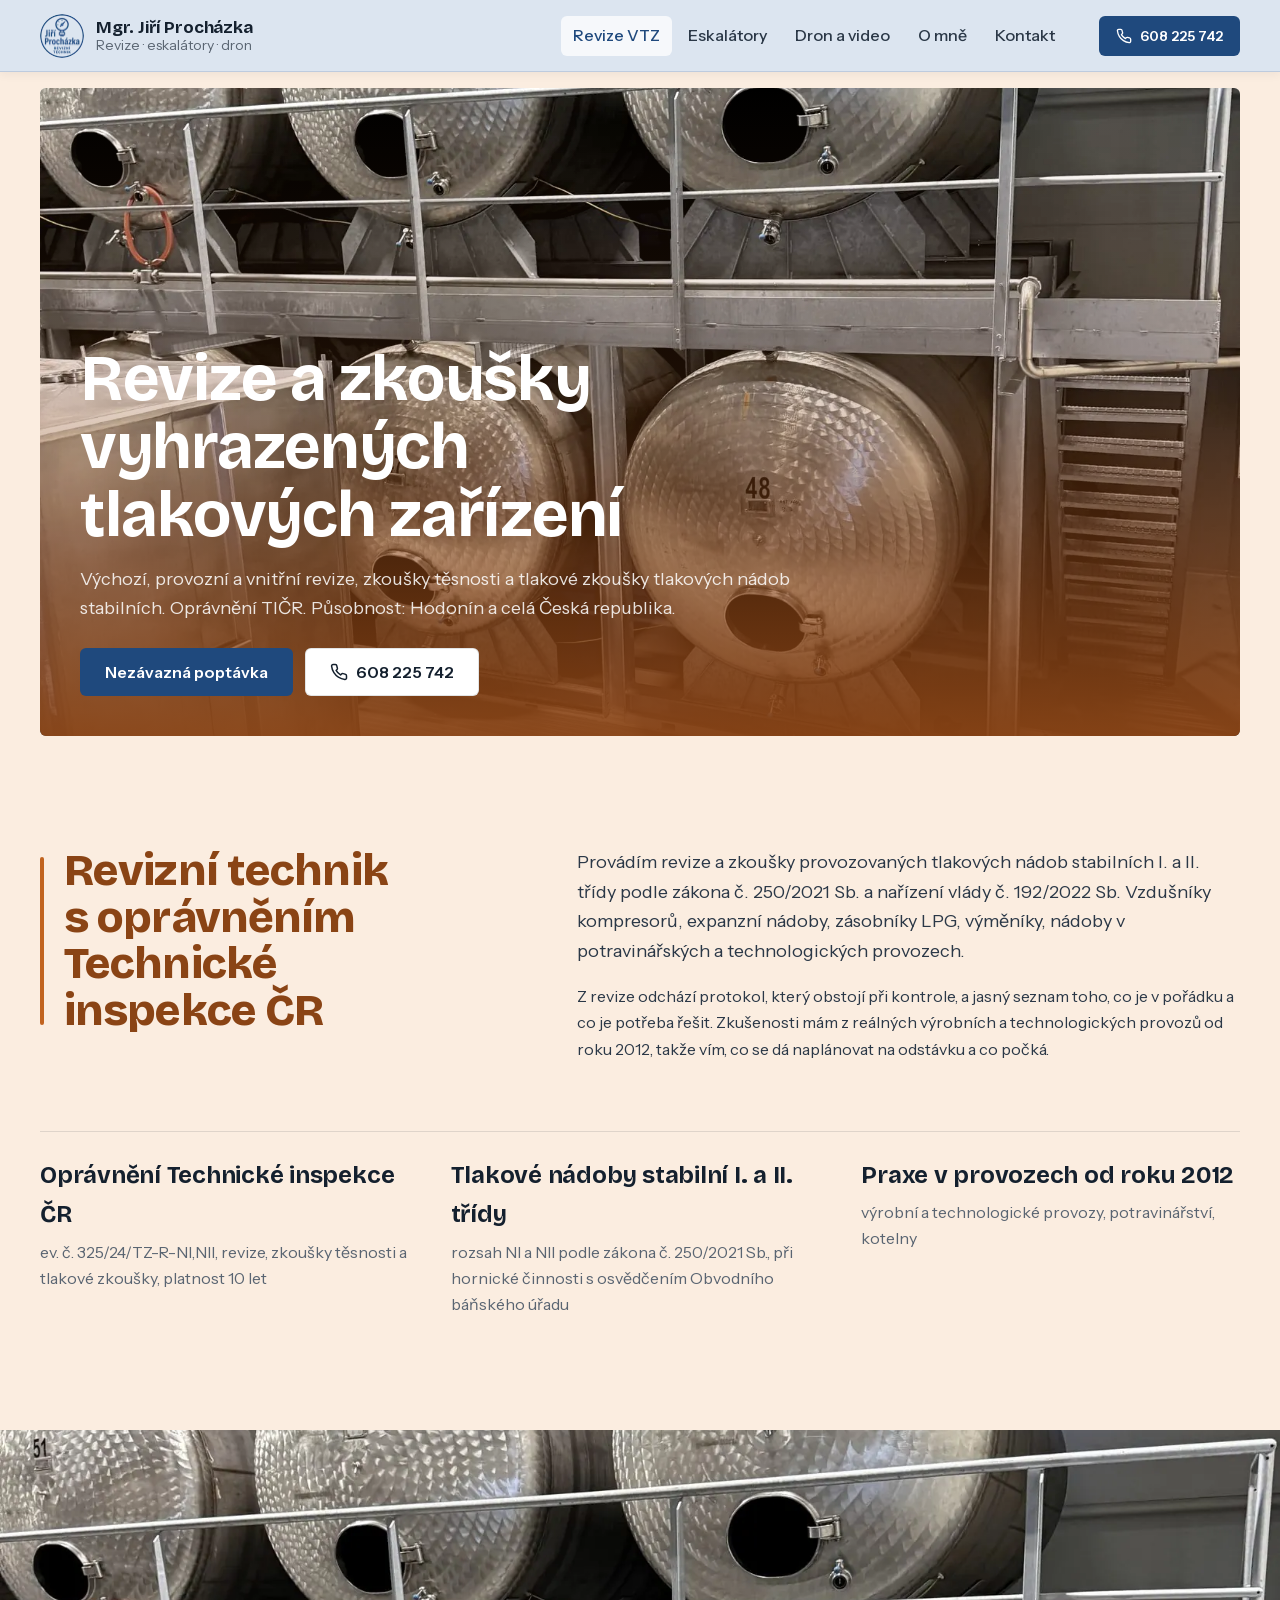
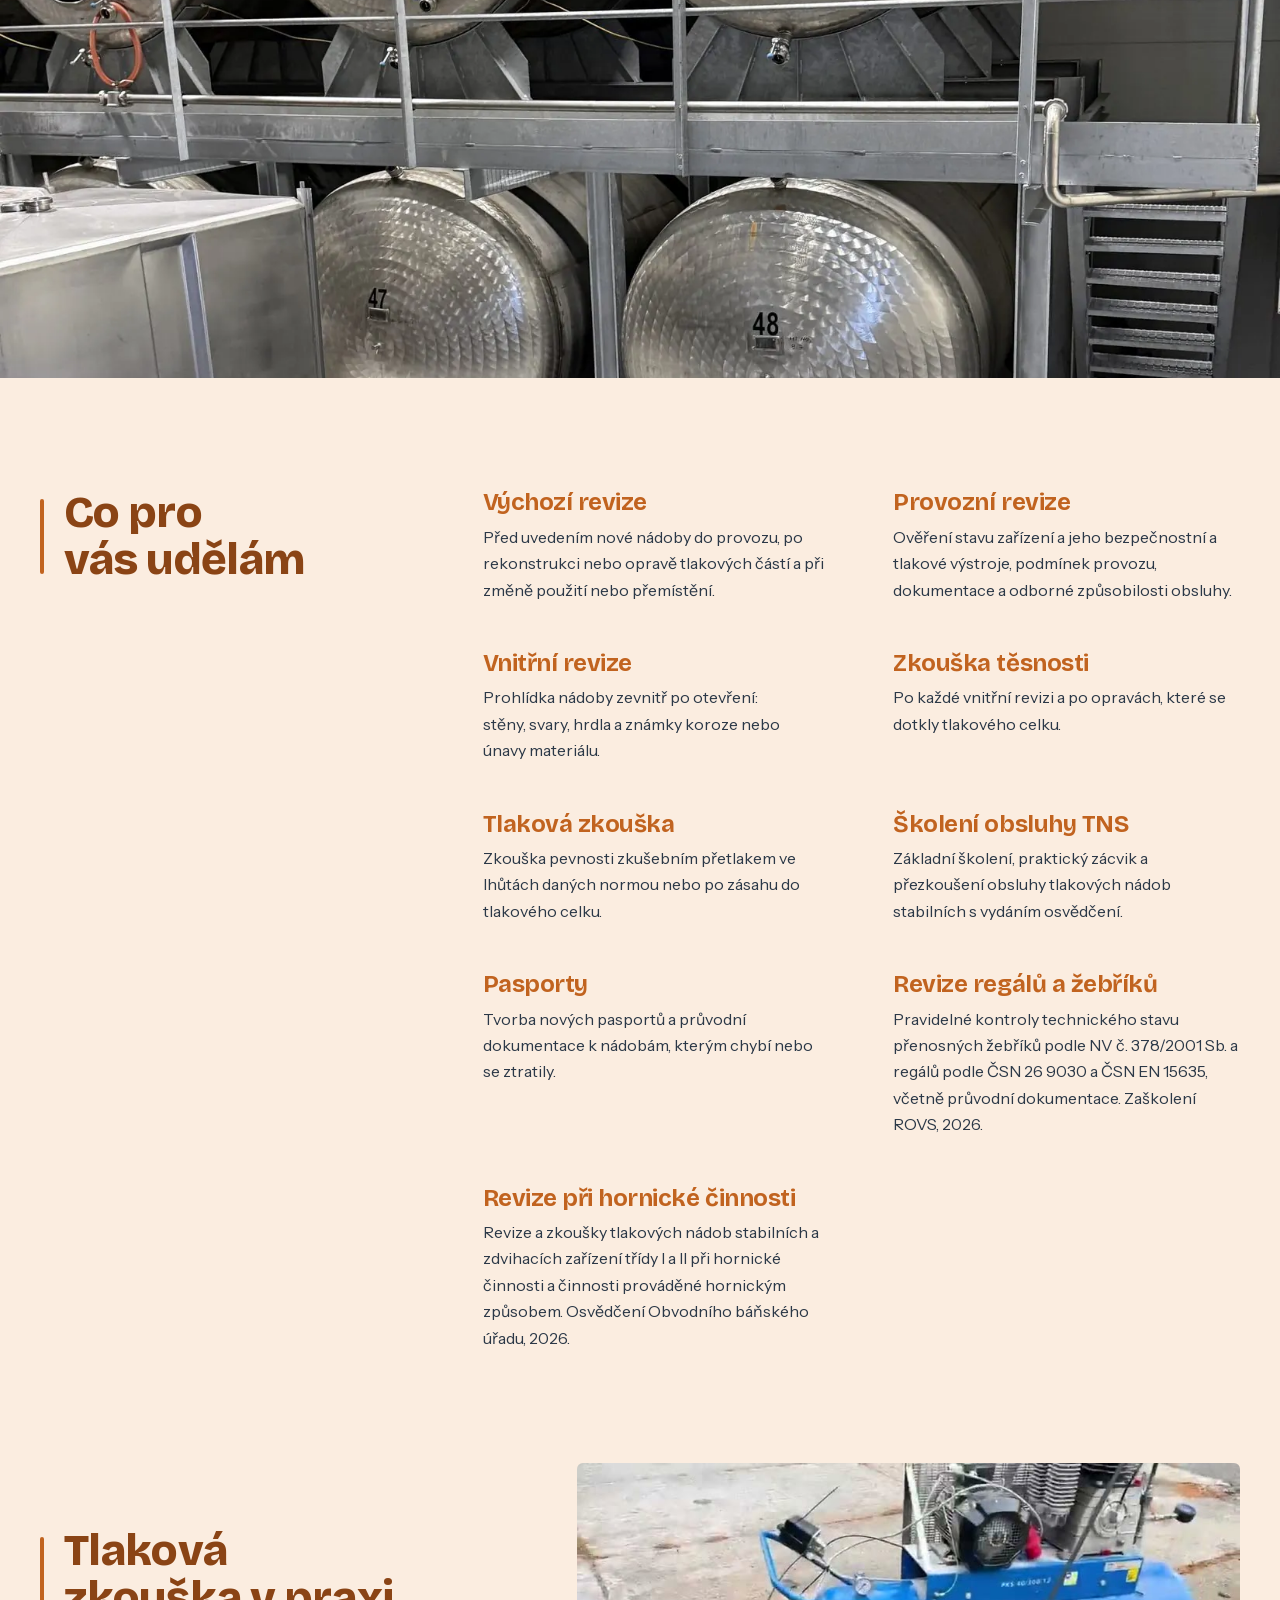
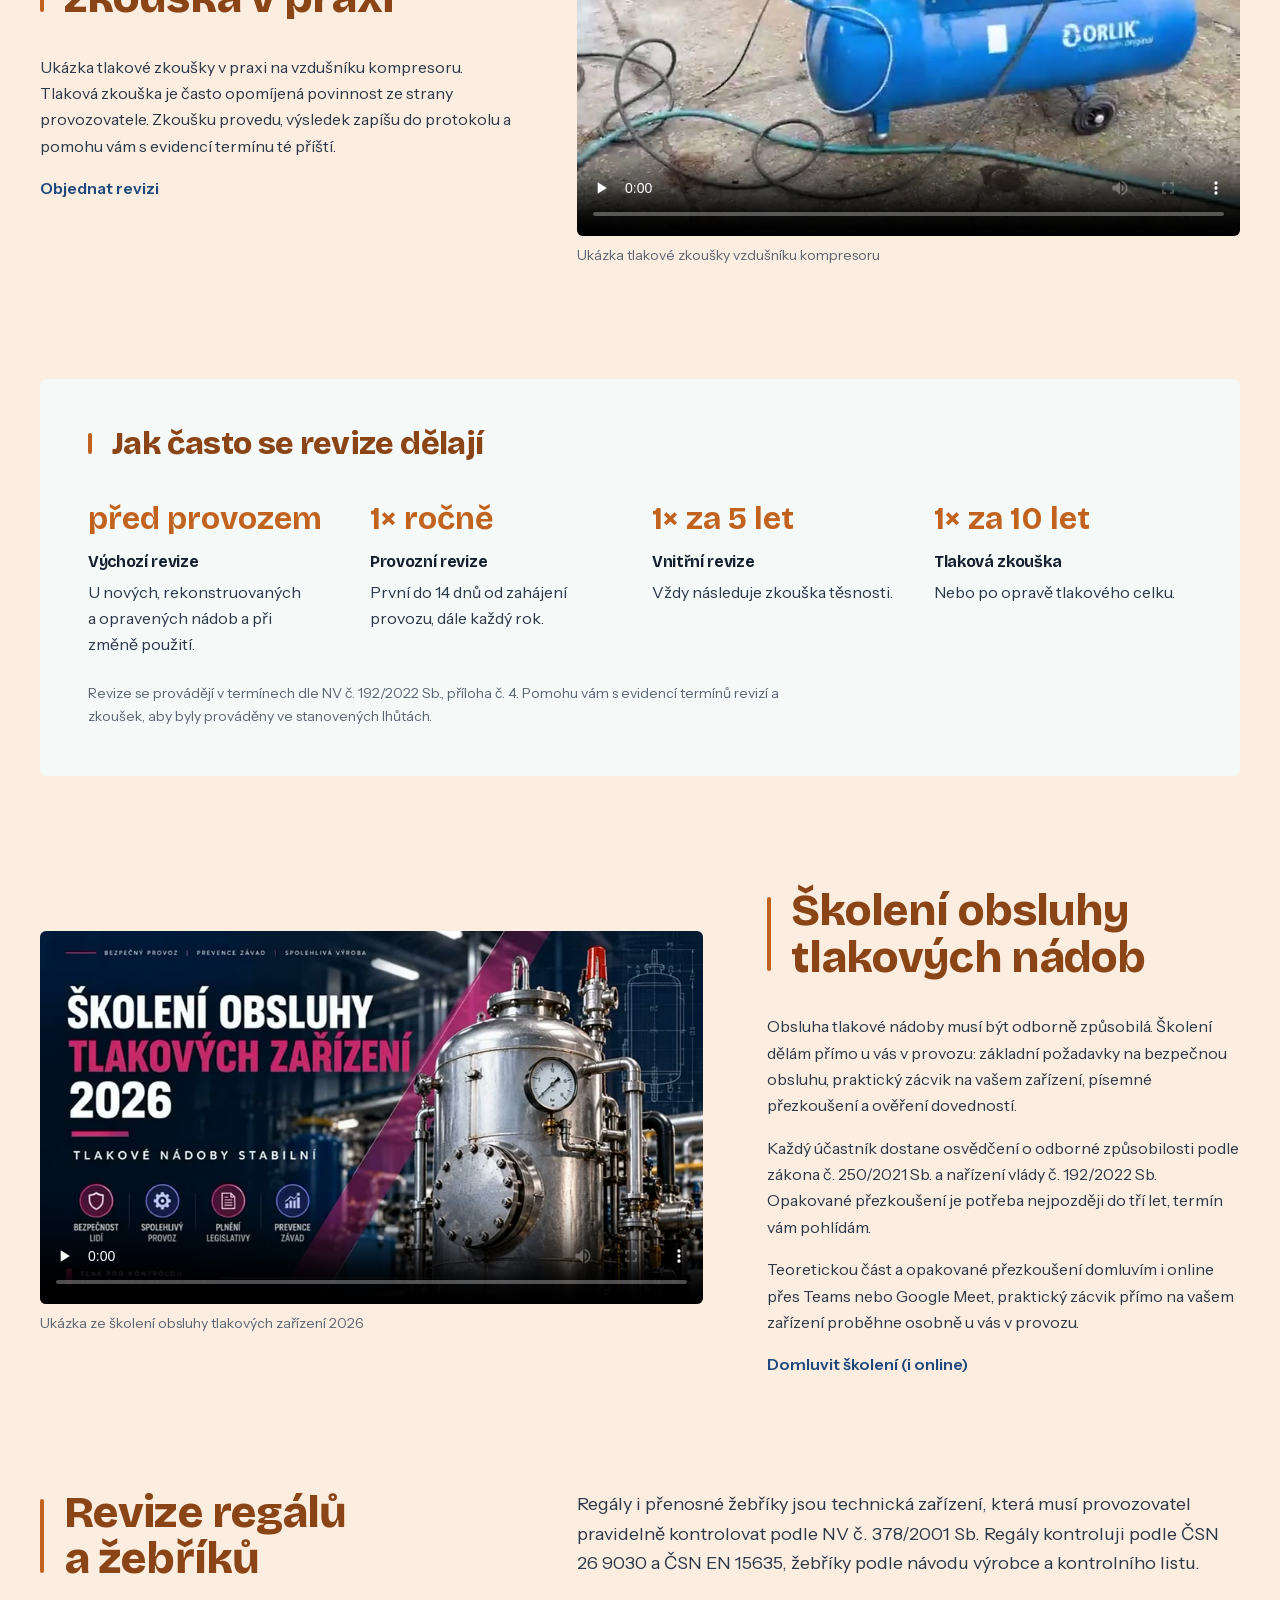
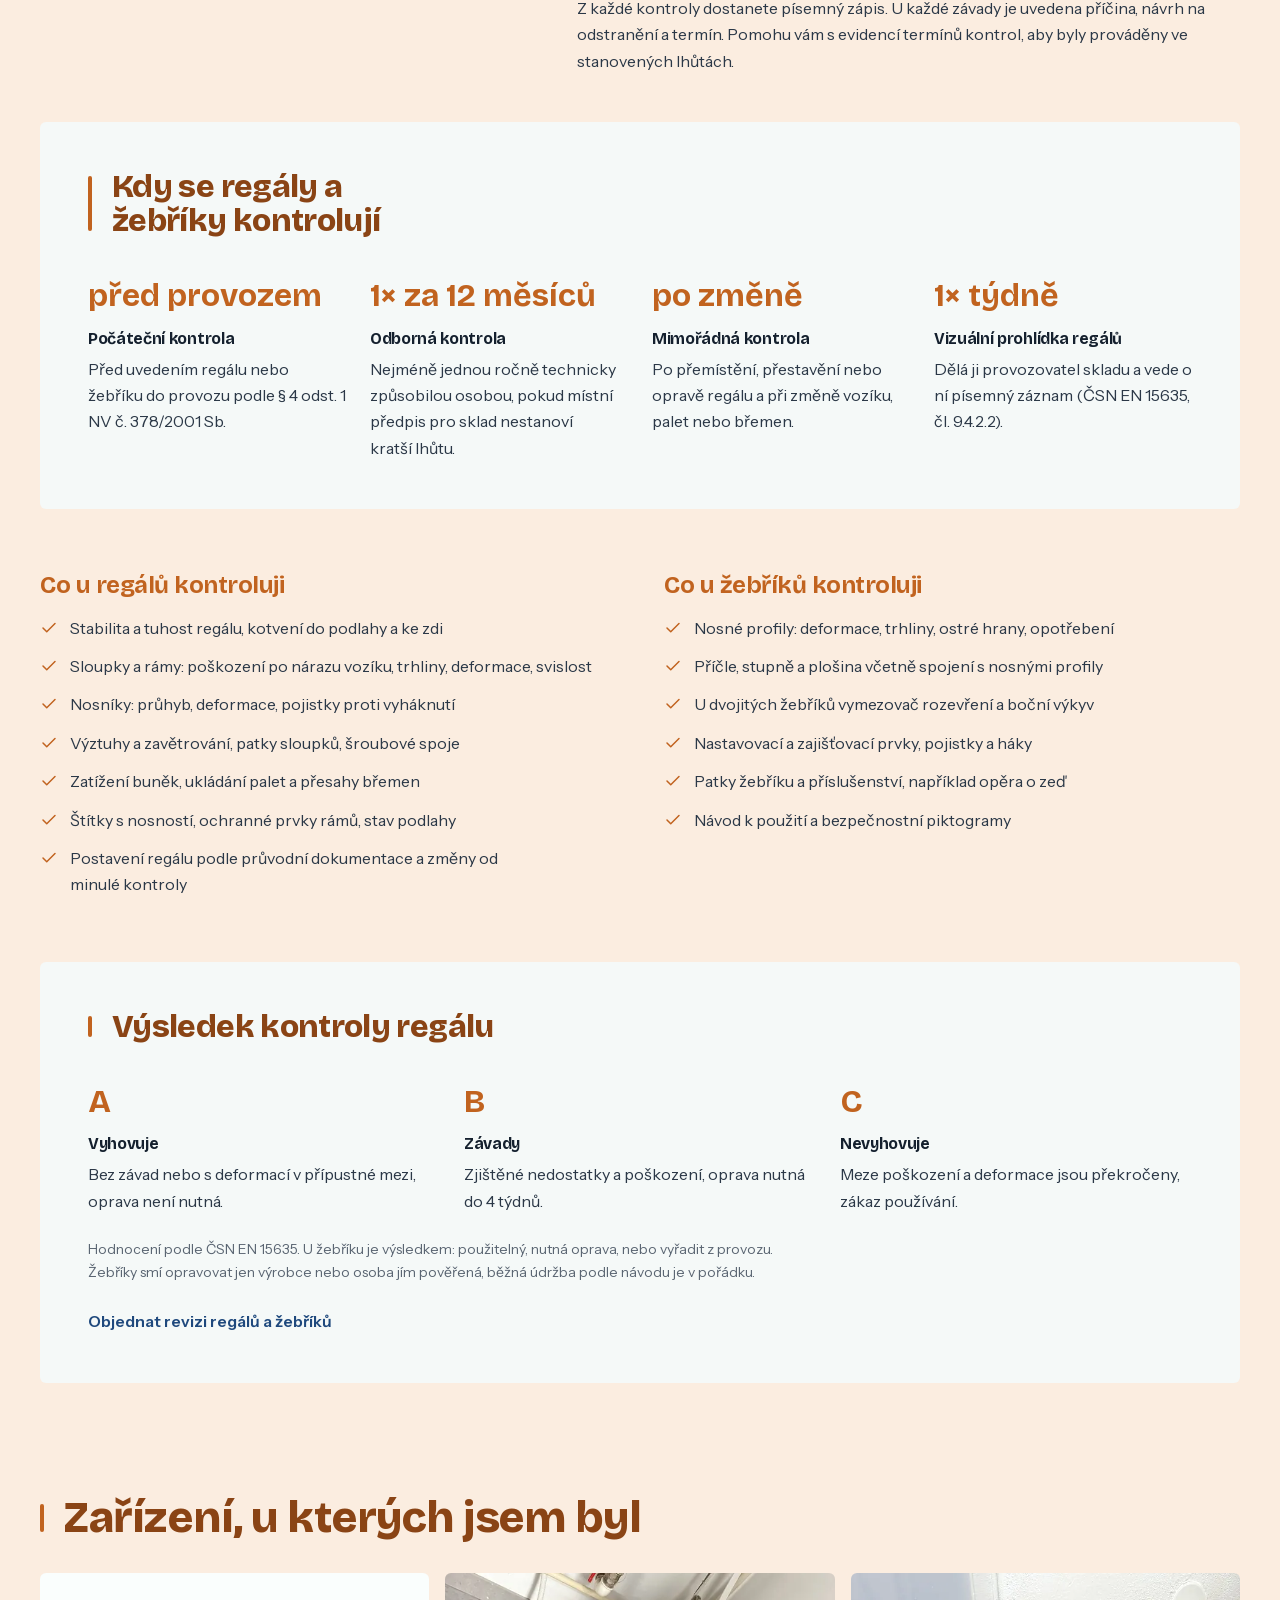
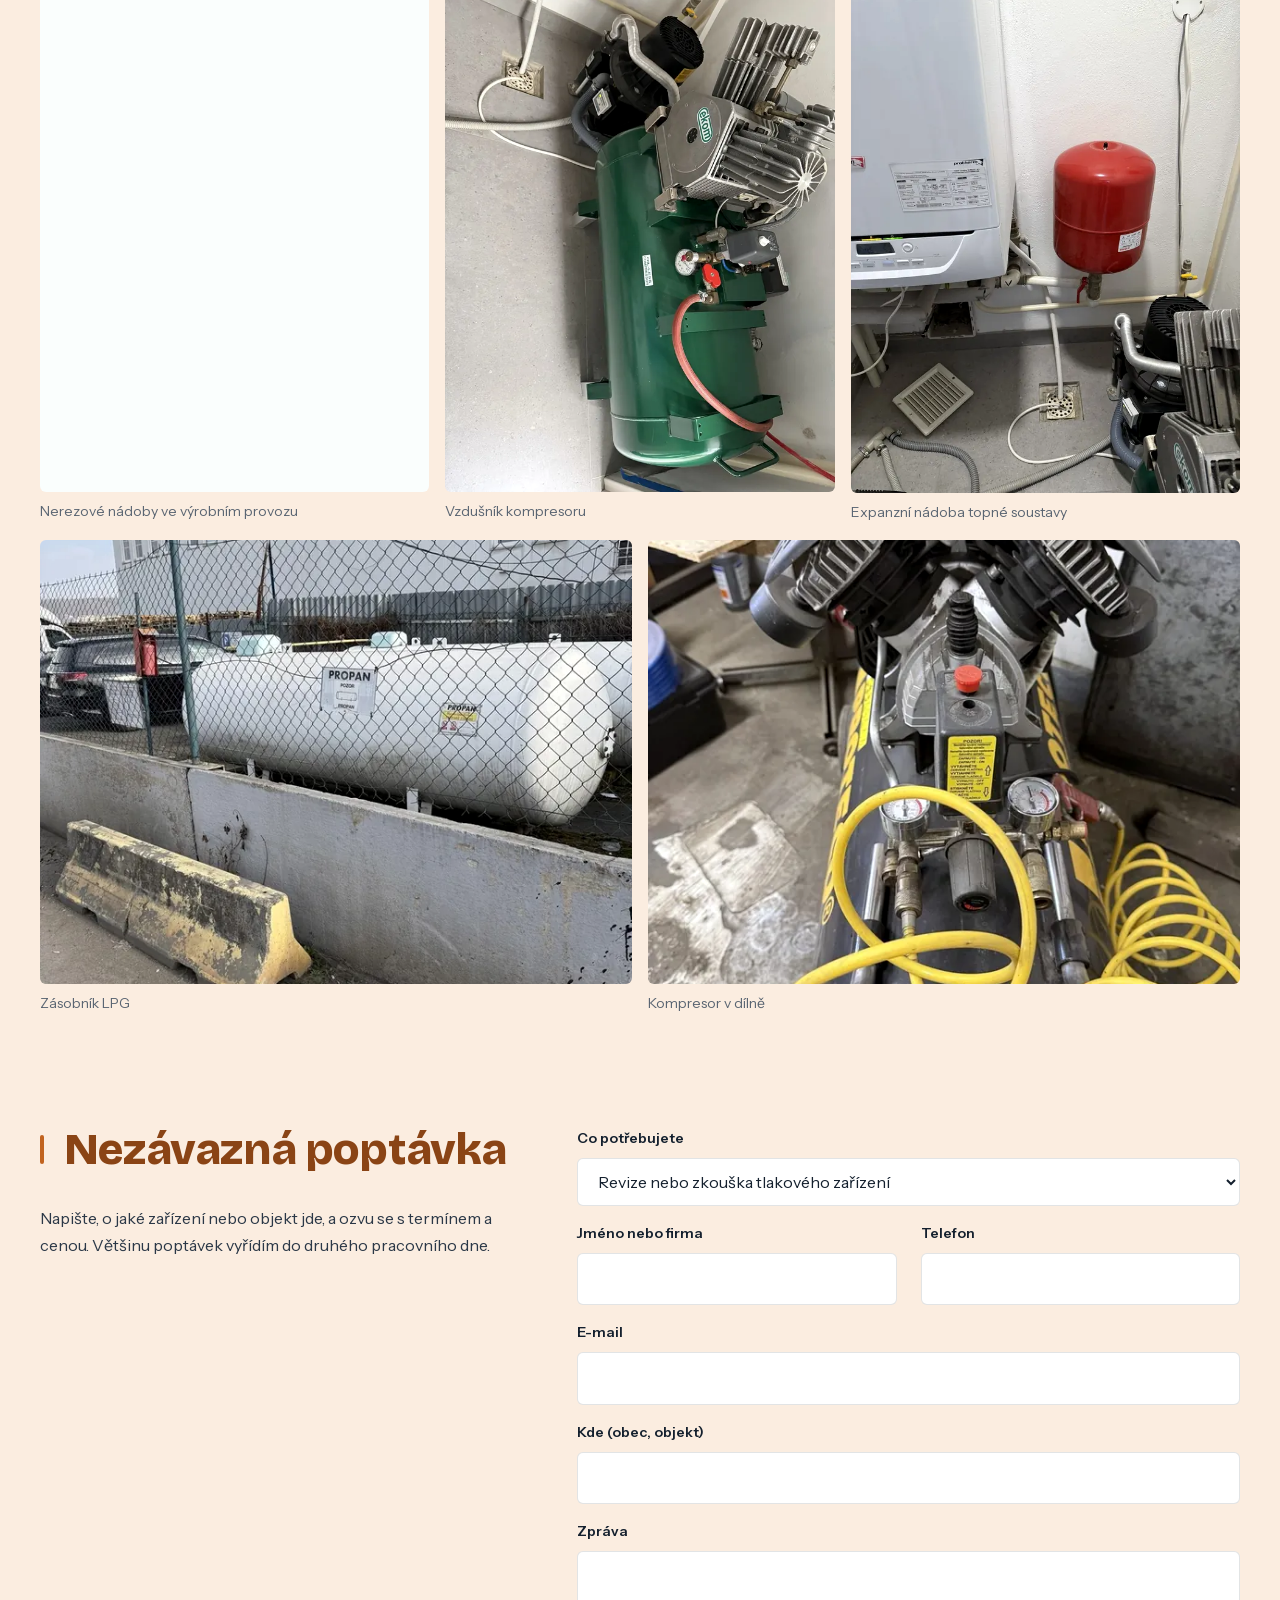
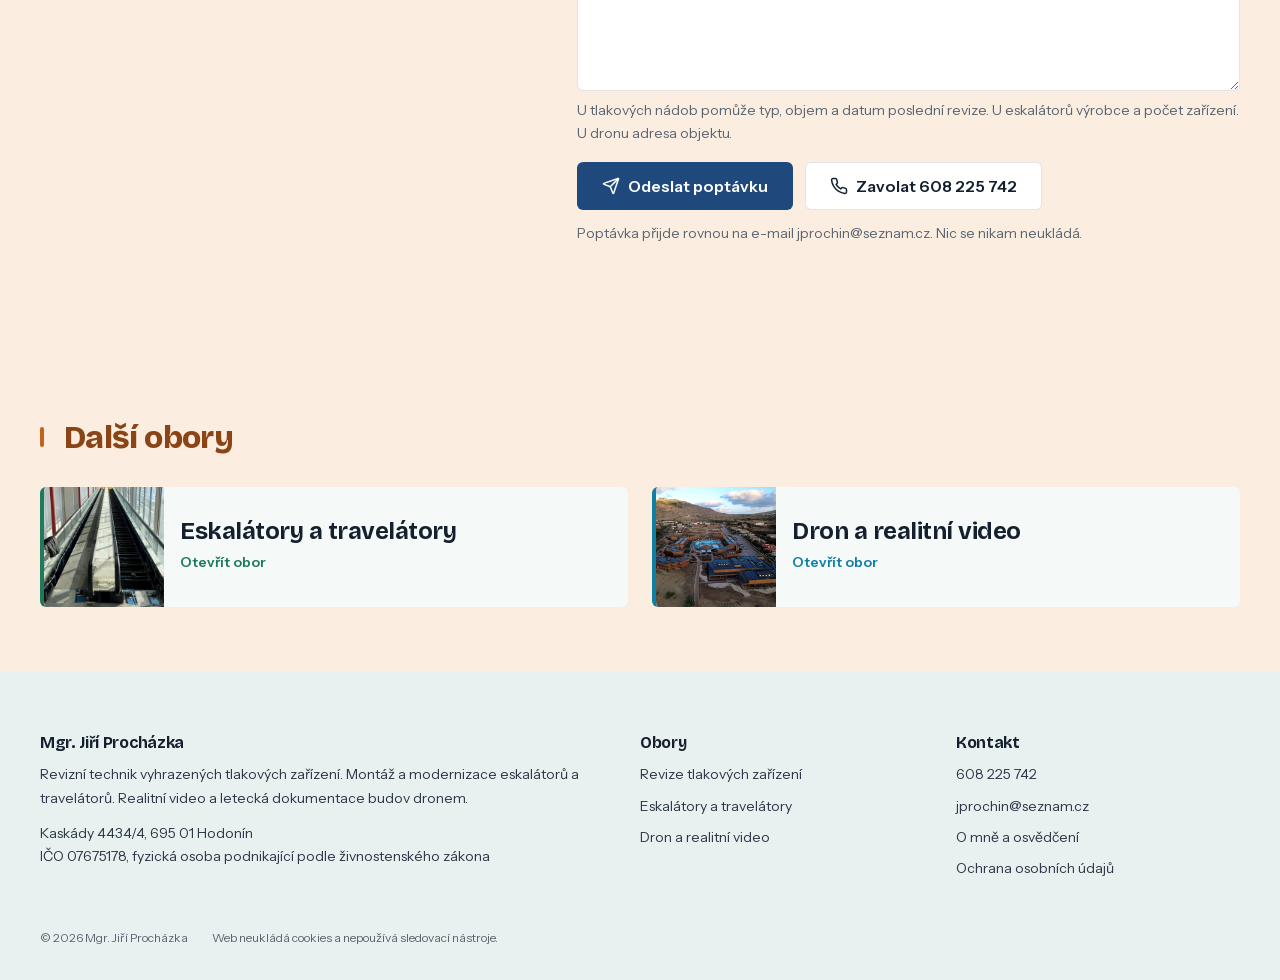
<file: revize-tlakovych-zarizeni/index.html>
<!DOCTYPE html><html lang="cs"><head><meta charSet="utf-8"/><meta name="viewport" content="width=device-width, initial-scale=1"/><link rel="preload" href="/_next/static/media/26d0ba92e140f0dc-s.p.woff2" as="font" crossorigin="" type="font/woff2"/><link rel="preload" href="/_next/static/media/9d5a263311222317-s.p.woff2" as="font" crossorigin="" type="font/woff2"/><link rel="preload" href="/_next/static/media/adb45196eddef626-s.p.woff2" as="font" crossorigin="" type="font/woff2"/><link rel="preload" href="/_next/static/media/c7e0cf6c760983e7-s.p.woff2" as="font" crossorigin="" type="font/woff2"/><link rel="preload" as="image" href="/images/opt/logo-jp-88.webp"/><link rel="preload" as="image" imageSrcSet="/images/opt/vtz-nadoby-nerez-320.webp 320w, /images/opt/vtz-nadoby-nerez-640.webp 640w, /images/opt/vtz-nadoby-nerez-1024.webp 1024w, /images/opt/vtz-nadoby-nerez-1650.webp 1650w" imageSizes="100vw" fetchPriority="high"/><link rel="stylesheet" href="/_next/static/css/43b452d104a62dba.css" data-precedence="next"/><link rel="preload" as="script" fetchPriority="low" href="/_next/static/chunks/webpack-bada75e92aadddf9.js"/><script src="/_next/static/chunks/4bd1b696-dad603c0ea07dd14.js" async=""></script><script src="/_next/static/chunks/517-4344c569e0663443.js" async=""></script><script src="/_next/static/chunks/main-app-b1099514306ab924.js" async=""></script><script src="/_next/static/chunks/173-38e78c9463adde84.js" async=""></script><script src="/_next/static/chunks/app/layout-6bf4afdacef150e8.js" async=""></script><script src="/_next/static/chunks/app/revize-tlakovych-zarizeni/page-1c1163272363c5ff.js" async=""></script><meta name="next-size-adjust" content=""/><title>Revize tlakových zařízení Hodonín | Mgr. Jiří Procházka</title><meta name="description" content="Výchozí, provozní a vnitřní revize, zkoušky těsnosti a tlakové zkoušky tlakových nádob stabilních. Školení obsluhy TNS, pasporty, revize regálů a žebříků. Oprávnění TIČR. Působnost: Hodonín a celá Česká republika."/><script src="/_next/static/chunks/polyfills-42372ed130431b0a.js" noModule=""></script></head><body class="__variable_751159 __variable_0230cf"><script type="application/ld+json">{"@context":"https://schema.org","@type":"ProfessionalService","name":"Mgr. Jiří Procházka","description":"Revize tlakových zařízení, montáž a modernizace eskalátorů a travelátorů, realitní video a letecká kontrola budov dronem.","telephone":"+420608225742","email":"jprochin@seznam.cz","address":{"@type":"PostalAddress","streetAddress":"Kaskády 4434/4","addressLocality":"Hodonín","postalCode":"695 01","addressCountry":"CZ"},"url":"https://juraprochazka.cz/","areaServed":"CZ","taxID":"07675178"}</script><a class="skip-link" href="#obsah">Přeskočit na obsah</a><header class="header"><div class="container"><a class="logo" aria-label="Úvod" href="/"><img src="/images/opt/logo-jp-88.webp" alt="" width="44" height="44" style="border-radius:50%"/><span class="logo-text"><b>Mgr. Jiří Procházka</b><small>Revize · eskalátory · dron</small></span></a><nav class="nav" aria-label="Hlavní navigace"><ul><li><a aria-current="page" href="/revize-tlakovych-zarizeni/">Revize VTZ</a></li><li><a href="/eskalatory-a-travelatory/">Eskalátory</a></li><li><a href="/dron-a-realitni-video/">Dron a video</a></li><li><a href="/o-mne/">O mně</a></li><li><a href="/kontakt/">Kontakt</a></li></ul></nav><div class="header-cta"><a class="btn btn-brand btn-sm" href="tel:+420608225742"><svg xmlns="http://www.w3.org/2000/svg" width="16" height="16" viewBox="0 0 24 24" fill="none" stroke="currentColor" stroke-width="2" stroke-linecap="round" stroke-linejoin="round" class="lucide lucide-phone" aria-hidden="true"><path d="M22 16.92v3a2 2 0 0 1-2.18 2 19.79 19.79 0 0 1-8.63-3.07 19.5 19.5 0 0 1-6-6 19.79 19.79 0 0 1-3.07-8.67A2 2 0 0 1 4.11 2h3a2 2 0 0 1 2 1.72 12.84 12.84 0 0 0 .7 2.81 2 2 0 0 1-.45 2.11L8.09 9.91a16 16 0 0 0 6 6l1.27-1.27a2 2 0 0 1 2.11-.45 12.84 12.84 0 0 0 2.81.7A2 2 0 0 1 22 16.92z"></path></svg> <!-- -->608 225 742</a></div><button type="button" class="burger" aria-expanded="false" aria-controls="mobilni-menu" aria-label="Otevřít menu"><svg xmlns="http://www.w3.org/2000/svg" width="22" height="22" viewBox="0 0 24 24" fill="none" stroke="currentColor" stroke-width="2" stroke-linecap="round" stroke-linejoin="round" class="lucide lucide-menu" aria-hidden="true"><line x1="4" x2="20" y1="12" y2="12"></line><line x1="4" x2="20" y1="6" y2="6"></line><line x1="4" x2="20" y1="18" y2="18"></line></svg></button></div></header><main id="obsah" class="tema-revize"><section class="hero"><div class="hero-foto"><img src="/images/opt/vtz-nadoby-nerez-1650.webp" srcSet="/images/opt/vtz-nadoby-nerez-320.webp 320w, /images/opt/vtz-nadoby-nerez-640.webp 640w, /images/opt/vtz-nadoby-nerez-1024.webp 1024w, /images/opt/vtz-nadoby-nerez-1650.webp 1650w" sizes="100vw" width="1650" height="2200" decoding="async" alt="Nerezové tlakové nádoby na ocelové konstrukci ve výrobní hale" fetchPriority="high" style="view-transition-name:obor-revize"/><div class="hero-titul"><div class="hero-panel"><h1>Revize a zkoušky vyhrazených tlakových zařízení</h1><p class="lead">Výchozí, provozní a vnitřní revize, zkoušky těsnosti a tlakové zkoušky tlakových nádob stabilních. Oprávnění TIČR. Působnost: Hodonín a celá Česká republika.</p><div class="cta-rada"><a class="btn btn-brand" href="#poptavka">Nezávazná poptávka</a><a class="btn btn-outline" href="tel:+420608225742"><svg xmlns="http://www.w3.org/2000/svg" width="18" height="18" viewBox="0 0 24 24" fill="none" stroke="currentColor" stroke-width="2" stroke-linecap="round" stroke-linejoin="round" class="lucide lucide-phone" aria-hidden="true"><path d="M22 16.92v3a2 2 0 0 1-2.18 2 19.79 19.79 0 0 1-8.63-3.07 19.5 19.5 0 0 1-6-6 19.79 19.79 0 0 1-3.07-8.67A2 2 0 0 1 4.11 2h3a2 2 0 0 1 2 1.72 12.84 12.84 0 0 0 .7 2.81 2 2 0 0 1-.45 2.11L8.09 9.91a16 16 0 0 0 6 6l1.27-1.27a2 2 0 0 1 2.11-.45 12.84 12.84 0 0 0 2.81.7A2 2 0 0 1 22 16.92z"></path></svg> <!-- -->608 225 742</a></div></div></div></div></section><section class="section"><div class="container"><div class="dvojice"><div class="text-blok"><h2 class="nadpis-sekce">Revizní technik s oprávněním Technické inspekce ČR</h2></div><div class="text-blok"><p class="uvodni-text">Provádím revize a zkoušky provozovaných tlakových nádob stabilních I. a II. třídy podle zákona č. 250/2021 Sb. a nařízení vlády č. 192/2022 Sb. Vzdušníky kompresorů, expanzní nádoby, zásobníky LPG, výměníky, nádoby v potravinářských a technologických provozech.</p><p>Z revize odchází protokol, který obstojí při kontrole, a jasný seznam toho, co je v pořádku a co je potřeba řešit. Zkušenosti mám z reálných výrobních a technologických provozů od roku 2012, takže vím, co se dá naplánovat na odstávku a co počká.</p></div></div><div class="fakta"><div><b>Oprávnění Technické inspekce ČR</b><span>ev. č. 325/24/TZ-R-NI,NII, revize, zkoušky těsnosti a tlakové zkoušky, platnost 10 let</span></div><div><b>Tlakové nádoby stabilní I. a II. třídy</b><span>rozsah NI a NII podle zákona č. 250/2021 Sb., při hornické činnosti s osvědčením Obvodního báňského úřadu</span></div><div><b>Praxe v provozech od roku 2012</b><span>výrobní a technologické provozy, potravinářství, kotelny</span></div></div></div></section><figure class="pas"><img src="/images/opt/vtz-nadoby-nerez-1650.webp" srcSet="/images/opt/vtz-nadoby-nerez-320.webp 320w, /images/opt/vtz-nadoby-nerez-640.webp 640w, /images/opt/vtz-nadoby-nerez-1024.webp 1024w, /images/opt/vtz-nadoby-nerez-1650.webp 1650w" sizes="100vw" width="1650" height="2200" decoding="async" alt="Dvě patra nerezových tlakových nádob s čísly 47 až 51" loading="lazy" style="object-position:center 38%"/></figure><section class="section" style="padding-top:0"><div class="container"><div class="sluzby-obal"><div class="text-blok"><h2 class="nadpis-sekce" style="margin-bottom:var(--sp-3)">Co pro vás udělám</h2></div><div class="sluzby"><div class="sluzba"><h3>Výchozí revize</h3><p>Před uvedením nové nádoby do provozu, po rekonstrukci nebo opravě tlakových částí a při změně použití nebo přemístění.</p></div><div class="sluzba"><h3>Provozní revize</h3><p>Ověření stavu zařízení a jeho bezpečnostní a tlakové výstroje, podmínek provozu, dokumentace a odborné způsobilosti obsluhy.</p></div><div class="sluzba"><h3>Vnitřní revize</h3><p>Prohlídka nádoby zevnitř po otevření: stěny, svary, hrdla a známky koroze nebo únavy materiálu.</p></div><div class="sluzba"><h3>Zkouška těsnosti</h3><p>Po každé vnitřní revizi a po opravách, které se dotkly tlakového celku.</p></div><div class="sluzba"><h3>Tlaková zkouška</h3><p>Zkouška pevnosti zkušebním přetlakem ve lhůtách daných normou nebo po zásahu do tlakového celku.</p></div><div class="sluzba"><h3>Školení obsluhy TNS</h3><p>Základní školení, praktický zácvik a přezkoušení obsluhy tlakových nádob stabilních s vydáním osvědčení.</p></div><div class="sluzba"><h3>Pasporty</h3><p>Tvorba nových pasportů a průvodní dokumentace k nádobám, kterým chybí nebo se ztratily.</p></div><div class="sluzba"><h3>Revize regálů a žebříků</h3><p>Pravidelné kontroly technického stavu přenosných žebříků podle NV č. 378/2001 Sb. a regálů podle ČSN 26 9030 a ČSN EN 15635, včetně průvodní dokumentace. Zaškolení ROVS, 2026.</p></div><div class="sluzba"><h3>Revize při hornické činnosti</h3><p>Revize a zkoušky tlakových nádob stabilních a zdvihacích zařízení třídy I a II při hornické činnosti a činnosti prováděné hornickým způsobem. Osvědčení Obvodního báňského úřadu, 2026.</p></div></div></div></div></section><section class="section" style="padding-top:0" id="video-revize"><div class="container dvojice" style="align-items:center"><div class="text-blok"><h2 class="nadpis-sekce">Tlaková zkouška v praxi</h2><p>Ukázka tlakové zkoušky v praxi na vzdušníku kompresoru. Tlaková zkouška je často opomíjená povinnost ze strany provozovatele. Zkoušku provedu, výsledek zapíšu do protokolu a pomohu vám s evidencí termínu té příští.</p><a class="odkaz" href="#poptavka">Objednat revizi</a></div><figure class="video-ukazka"><video src="/video/revize-tlakove-zarizeni.mp4" poster="/images/revize-video-poster.jpg" controls="" playsInline="" preload="none" aria-label="Ukázka tlakové zkoušky vzdušníku kompresoru"></video><figcaption>Ukázka tlakové zkoušky vzdušníku kompresoru</figcaption></figure></div></section><section class="section" style="padding-top:0"><div class="container deska"><h2 class="nadpis-sekce" style="font-size:var(--fs-xl)">Jak často se revize dělají</h2><div class="lhuty"><div class="lhuta"><b>před provozem</b><h3>Výchozí revize</h3><p>U nových, rekonstruovaných a opravených nádob a při změně použití.</p></div><div class="lhuta"><b>1× ročně</b><h3>Provozní revize</h3><p>První do 14 dnů od zahájení provozu, dále každý rok.</p></div><div class="lhuta"><b>1× za 5 let</b><h3>Vnitřní revize</h3><p>Vždy následuje zkouška těsnosti.</p></div><div class="lhuta"><b>1× za 10 let</b><h3>Tlaková zkouška</h3><p>Nebo po opravě tlakového celku.</p></div></div><p class="deska-pozn">Revize se provádějí v termínech dle NV č. 192/2022 Sb., příloha č. 4. Pomohu vám s evidencí termínů revizí a zkoušek, aby byly prováděny ve stanovených lhůtách.</p></div></section><section class="section" style="padding-top:0"><div class="container dvojice dvojice-obracene" style="align-items:center"><figure class="video-ukazka"><video src="/video/skoleni-tns-2026.mp4" poster="/images/skoleni-video-poster.jpg" controls="" playsInline="" preload="none"></video><figcaption>Ukázka ze školení obsluhy tlakových zařízení 2026</figcaption></figure><div class="text-blok"><h2 class="nadpis-sekce">Školení obsluhy tlakových nádob</h2><p>Obsluha tlakové nádoby musí být odborně způsobilá. Školení dělám přímo u vás v provozu: základní požadavky na bezpečnou obsluhu, praktický zácvik na vašem zařízení, písemné přezkoušení a ověření dovedností.</p><p>Každý účastník dostane osvědčení o odborné způsobilosti podle zákona č. 250/2021 Sb. a nařízení vlády č. 192/2022 Sb. Opakované přezkoušení je potřeba nejpozději do tří let, termín vám pohlídám.</p><p>Teoretickou část a opakované přezkoušení domluvím i online přes Teams nebo Google Meet, praktický zácvik přímo na vašem zařízení proběhne osobně u vás v provozu.</p><a class="odkaz" href="#poptavka">Domluvit školení (i online)</a></div></div></section><section class="section" id="regaly-a-zebriky" style="padding-top:0"><div class="container"><div class="dvojice"><div class="text-blok"><h2 class="nadpis-sekce">Revize regálů a žebříků</h2></div><div class="text-blok"><p class="uvodni-text">Regály i přenosné žebříky jsou technická zařízení, která musí provozovatel pravidelně kontrolovat podle NV č. 378/2001 Sb. Regály kontroluji podle ČSN 26 9030 a ČSN EN 15635, žebříky podle návodu výrobce a kontrolního listu.</p><p>Z každé kontroly dostanete písemný zápis. U každé závady je uvedena příčina, návrh na odstranění a termín. Pomohu vám s evidencí termínů kontrol, aby byly prováděny ve stanovených lhůtách.</p></div></div><div class="deska" style="margin-top:var(--sp-7)"><h3 class="nadpis-sekce" style="font-size:var(--fs-xl)">Kdy se regály a žebříky kontrolují</h3><div class="lhuty"><div class="lhuta"><b>před provozem</b><h4>Počáteční kontrola</h4><p>Před uvedením regálu nebo žebříku do provozu podle § 4 odst. 1 NV č. 378/2001 Sb.</p></div><div class="lhuta"><b>1× za 12 měsíců</b><h4>Odborná kontrola</h4><p>Nejméně jednou ročně technicky způsobilou osobou, pokud místní předpis pro sklad nestanoví kratší lhůtu.</p></div><div class="lhuta"><b>po změně</b><h4>Mimořádná kontrola</h4><p>Po přemístění, přestavění nebo opravě regálu a při změně vozíku, palet nebo břemen.</p></div><div class="lhuta"><b>1× týdně</b><h4>Vizuální prohlídka regálů</h4><p>Dělá ji provozovatel skladu a vede o ní písemný záznam (ČSN EN 15635, čl. 9.4.2.2).</p></div></div></div><div class="kontrola-sloupce"><div><h3>Co u regálů kontroluji</h3><ul class="kontrola-seznam"><li><svg xmlns="http://www.w3.org/2000/svg" width="18" height="18" viewBox="0 0 24 24" fill="none" stroke="currentColor" stroke-width="2" stroke-linecap="round" stroke-linejoin="round" class="lucide lucide-check" aria-hidden="true"><path d="M20 6 9 17l-5-5"></path></svg>Stabilita a tuhost regálu, kotvení do podlahy a ke zdi</li><li><svg xmlns="http://www.w3.org/2000/svg" width="18" height="18" viewBox="0 0 24 24" fill="none" stroke="currentColor" stroke-width="2" stroke-linecap="round" stroke-linejoin="round" class="lucide lucide-check" aria-hidden="true"><path d="M20 6 9 17l-5-5"></path></svg>Sloupky a rámy: poškození po nárazu vozíku, trhliny, deformace, svislost</li><li><svg xmlns="http://www.w3.org/2000/svg" width="18" height="18" viewBox="0 0 24 24" fill="none" stroke="currentColor" stroke-width="2" stroke-linecap="round" stroke-linejoin="round" class="lucide lucide-check" aria-hidden="true"><path d="M20 6 9 17l-5-5"></path></svg>Nosníky: průhyb, deformace, pojistky proti vyháknutí</li><li><svg xmlns="http://www.w3.org/2000/svg" width="18" height="18" viewBox="0 0 24 24" fill="none" stroke="currentColor" stroke-width="2" stroke-linecap="round" stroke-linejoin="round" class="lucide lucide-check" aria-hidden="true"><path d="M20 6 9 17l-5-5"></path></svg>Výztuhy a zavětrování, patky sloupků, šroubové spoje</li><li><svg xmlns="http://www.w3.org/2000/svg" width="18" height="18" viewBox="0 0 24 24" fill="none" stroke="currentColor" stroke-width="2" stroke-linecap="round" stroke-linejoin="round" class="lucide lucide-check" aria-hidden="true"><path d="M20 6 9 17l-5-5"></path></svg>Zatížení buněk, ukládání palet a přesahy břemen</li><li><svg xmlns="http://www.w3.org/2000/svg" width="18" height="18" viewBox="0 0 24 24" fill="none" stroke="currentColor" stroke-width="2" stroke-linecap="round" stroke-linejoin="round" class="lucide lucide-check" aria-hidden="true"><path d="M20 6 9 17l-5-5"></path></svg>Štítky s nosností, ochranné prvky rámů, stav podlahy</li><li><svg xmlns="http://www.w3.org/2000/svg" width="18" height="18" viewBox="0 0 24 24" fill="none" stroke="currentColor" stroke-width="2" stroke-linecap="round" stroke-linejoin="round" class="lucide lucide-check" aria-hidden="true"><path d="M20 6 9 17l-5-5"></path></svg>Postavení regálu podle průvodní dokumentace a změny od minulé kontroly</li></ul></div><div><h3>Co u žebříků kontroluji</h3><ul class="kontrola-seznam"><li><svg xmlns="http://www.w3.org/2000/svg" width="18" height="18" viewBox="0 0 24 24" fill="none" stroke="currentColor" stroke-width="2" stroke-linecap="round" stroke-linejoin="round" class="lucide lucide-check" aria-hidden="true"><path d="M20 6 9 17l-5-5"></path></svg>Nosné profily: deformace, trhliny, ostré hrany, opotřebení</li><li><svg xmlns="http://www.w3.org/2000/svg" width="18" height="18" viewBox="0 0 24 24" fill="none" stroke="currentColor" stroke-width="2" stroke-linecap="round" stroke-linejoin="round" class="lucide lucide-check" aria-hidden="true"><path d="M20 6 9 17l-5-5"></path></svg>Příčle, stupně a plošina včetně spojení s nosnými profily</li><li><svg xmlns="http://www.w3.org/2000/svg" width="18" height="18" viewBox="0 0 24 24" fill="none" stroke="currentColor" stroke-width="2" stroke-linecap="round" stroke-linejoin="round" class="lucide lucide-check" aria-hidden="true"><path d="M20 6 9 17l-5-5"></path></svg>U dvojitých žebříků vymezovač rozevření a boční výkyv</li><li><svg xmlns="http://www.w3.org/2000/svg" width="18" height="18" viewBox="0 0 24 24" fill="none" stroke="currentColor" stroke-width="2" stroke-linecap="round" stroke-linejoin="round" class="lucide lucide-check" aria-hidden="true"><path d="M20 6 9 17l-5-5"></path></svg>Nastavovací a zajišťovací prvky, pojistky a háky</li><li><svg xmlns="http://www.w3.org/2000/svg" width="18" height="18" viewBox="0 0 24 24" fill="none" stroke="currentColor" stroke-width="2" stroke-linecap="round" stroke-linejoin="round" class="lucide lucide-check" aria-hidden="true"><path d="M20 6 9 17l-5-5"></path></svg>Patky žebříku a příslušenství, například opěra o zeď</li><li><svg xmlns="http://www.w3.org/2000/svg" width="18" height="18" viewBox="0 0 24 24" fill="none" stroke="currentColor" stroke-width="2" stroke-linecap="round" stroke-linejoin="round" class="lucide lucide-check" aria-hidden="true"><path d="M20 6 9 17l-5-5"></path></svg>Návod k použití a bezpečnostní piktogramy</li></ul></div></div><div class="deska"><h3 class="nadpis-sekce" style="font-size:var(--fs-xl)">Výsledek kontroly regálu</h3><div class="lhuty lhuty-3"><div class="lhuta"><b>A</b><h4>Vyhovuje</h4><p>Bez závad nebo s deformací v přípustné mezi, oprava není nutná.</p></div><div class="lhuta"><b>B</b><h4>Závady</h4><p>Zjištěné nedostatky a poškození, oprava nutná do 4 týdnů.</p></div><div class="lhuta"><b>C</b><h4>Nevyhovuje</h4><p>Meze poškození a deformace jsou překročeny, zákaz používání.</p></div></div><p class="deska-pozn">Hodnocení podle ČSN EN 15635. U žebříku je výsledkem: použitelný, nutná oprava, nebo vyřadit z provozu. Žebříky smí opravovat jen výrobce nebo osoba jím pověřená, běžná údržba podle návodu je v pořádku.</p><a class="odkaz" href="#poptavka" style="margin-top:var(--sp-5)">Objednat revizi regálů a žebříků</a></div></div></section><section class="section" style="padding-top:0"><div class="container"><h2 class="nadpis-sekce">Zařízení, u kterých jsem byl</h2><div class="galerie"><figure class="g-4"><img src="/images/opt/vtz-nadoby-nerez-1650.webp" srcSet="/images/opt/vtz-nadoby-nerez-320.webp 320w, /images/opt/vtz-nadoby-nerez-640.webp 640w, /images/opt/vtz-nadoby-nerez-1024.webp 1024w, /images/opt/vtz-nadoby-nerez-1650.webp 1650w" sizes="(max-width: 799px) 50vw, 400px" width="1650" height="2200" decoding="async" alt="Nerezové tlakové nádoby na konstrukci ve výrobní hale" loading="lazy"/><figcaption>Nerezové nádoby ve výrobním provozu</figcaption></figure><figure class="g-4"><img src="/images/opt/vtz-kompresor-zeleny-1500.webp" srcSet="/images/opt/vtz-kompresor-zeleny-320.webp 320w, /images/opt/vtz-kompresor-zeleny-640.webp 640w, /images/opt/vtz-kompresor-zeleny-1024.webp 1024w, /images/opt/vtz-kompresor-zeleny-1500.webp 1500w" sizes="(max-width: 799px) 50vw, 400px" width="1500" height="2000" decoding="async" alt="Zelený pístový kompresor se vzdušníkem" loading="lazy"/><figcaption>Vzdušník kompresoru</figcaption></figure><figure class="g-4"><img src="/images/opt/vtz-expanzni-nadoba-1500.webp" srcSet="/images/opt/vtz-expanzni-nadoba-320.webp 320w, /images/opt/vtz-expanzni-nadoba-640.webp 640w, /images/opt/vtz-expanzni-nadoba-1024.webp 1024w, /images/opt/vtz-expanzni-nadoba-1500.webp 1500w" sizes="(max-width: 799px) 50vw, 400px" width="1500" height="2000" decoding="async" alt="Červená expanzní nádoba u plynového kotle" loading="lazy"/><figcaption>Expanzní nádoba topné soustavy</figcaption></figure><figure class="g-6"><img src="/images/opt/vtz-zasobnik-lpg-1152.webp" srcSet="/images/opt/vtz-zasobnik-lpg-320.webp 320w, /images/opt/vtz-zasobnik-lpg-640.webp 640w, /images/opt/vtz-zasobnik-lpg-1152.webp 1152w" sizes="(max-width: 799px) 50vw, 600px" width="1152" height="1536" decoding="async" alt="Bílý zásobník LPG za plotem areálu" loading="lazy"/><figcaption>Zásobník LPG</figcaption></figure><figure class="g-6"><img src="/images/opt/vtz-kompresor-dilna-1152.webp" srcSet="/images/opt/vtz-kompresor-dilna-320.webp 320w, /images/opt/vtz-kompresor-dilna-640.webp 640w, /images/opt/vtz-kompresor-dilna-1152.webp 1152w" sizes="(max-width: 799px) 50vw, 600px" width="1152" height="1536" decoding="async" alt="Pístový kompresor s manometry v dílně" loading="lazy"/><figcaption>Kompresor v dílně</figcaption></figure></div></div></section><section class="section" id="poptavka" style="padding-top:0"><div class="container dvojice"><div class="text-blok"><h2 class="nadpis-sekce">Nezávazná poptávka</h2><p>Napište, o jaké zařízení nebo objekt jde, a ozvu se s termínem a cenou. Většinu poptávek vyřídím do druhého pracovního dne.</p></div><form class="form-mrizka"><div class="pole form-cele"><label for="f-obor">Co potřebujete</label><select id="f-obor"><option value="Revize nebo zkouška tlakového zařízení" selected="">Revize nebo zkouška tlakového zařízení</option><option value="Školení obsluhy tlakových nádob">Školení obsluhy tlakových nádob</option><option value="Pasport tlakové nádoby">Pasport tlakové nádoby</option><option value="Revize regálů a žebříků">Revize regálů a žebříků</option><option value="Montáž nebo modernizace eskalátoru či travelátoru">Montáž nebo modernizace eskalátoru či travelátoru</option><option value="Realitní video nebo letecké záběry">Realitní video nebo letecké záběry</option><option value="Letecká kontrola střechy, fasády nebo komína">Letecká kontrola střechy, fasády nebo komína</option><option value="Něco jiného">Něco jiného</option></select></div><div class="pole"><label for="f-jmeno">Jméno nebo firma</label><input id="f-jmeno" autoComplete="name" required="" name="jmeno" value=""/></div><div class="pole"><label for="f-tel">Telefon</label><input id="f-tel" type="tel" inputMode="tel" autoComplete="tel" required="" name="telefon" value=""/></div><div class="pole form-cele"><label for="f-email">E-mail</label><input id="f-email" type="email" inputMode="email" autoComplete="email" name="email" value=""/></div><div class="pole form-cele"><label for="f-misto">Kde (obec, objekt)</label><input id="f-misto" autoComplete="address-level2" name="misto" value=""/></div><div class="pole form-cele"><label for="f-zprava">Zpráva</label><textarea id="f-zprava" name="zprava"></textarea><span class="pole-napoveda">U tlakových nádob pomůže typ, objem a datum poslední revize. U eskalátorů výrobce a počet zařízení. U dronu adresa objektu.</span></div><div class="form-pata form-cele"><button type="submit" class="btn btn-brand"><svg xmlns="http://www.w3.org/2000/svg" width="18" height="18" viewBox="0 0 24 24" fill="none" stroke="currentColor" stroke-width="2" stroke-linecap="round" stroke-linejoin="round" class="lucide lucide-send" aria-hidden="true"><path d="M14.536 21.686a.5.5 0 0 0 .937-.024l6.5-19a.496.496 0 0 0-.635-.635l-19 6.5a.5.5 0 0 0-.024.937l7.93 3.18a2 2 0 0 1 1.112 1.11z"></path><path d="m21.854 2.147-10.94 10.939"></path></svg> <!-- -->Odeslat poptávku</button><a class="btn btn-outline" href="tel:+420608225742"><svg xmlns="http://www.w3.org/2000/svg" width="18" height="18" viewBox="0 0 24 24" fill="none" stroke="currentColor" stroke-width="2" stroke-linecap="round" stroke-linejoin="round" class="lucide lucide-phone" aria-hidden="true"><path d="M22 16.92v3a2 2 0 0 1-2.18 2 19.79 19.79 0 0 1-8.63-3.07 19.5 19.5 0 0 1-6-6 19.79 19.79 0 0 1-3.07-8.67A2 2 0 0 1 4.11 2h3a2 2 0 0 1 2 1.72 12.84 12.84 0 0 0 .7 2.81 2 2 0 0 1-.45 2.11L8.09 9.91a16 16 0 0 0 6 6l1.27-1.27a2 2 0 0 1 2.11-.45 12.84 12.84 0 0 0 2.81.7A2 2 0 0 1 22 16.92z"></path></svg> Zavolat <!-- -->608 225 742</a><p>Poptávka přijde rovnou na e-mail <!-- -->jprochin@seznam.cz<!-- -->. Nic se nikam neukládá.</p></div></form></div></section><section class="section-tight"><div class="container"><h2 class="nadpis-sekce" style="font-size:var(--fs-xl)">Další obory</h2><div class="obory-dalsi"><a class="obor-karta" style="--karta-barva:#1f7a5c" href="/eskalatory-a-travelatory/"><img src="/images/opt/esk-travelator-koridor-1080.webp" srcSet="/images/opt/esk-travelator-koridor-320.webp 320w, /images/opt/esk-travelator-koridor-640.webp 640w, /images/opt/esk-travelator-koridor-1080.webp 1080w" sizes="120px" width="120" height="120" decoding="async" alt="" loading="lazy"/><div><h3>Eskalátory a travelátory</h3><span>Otevřít obor</span></div></a><a class="obor-karta" style="--karta-barva:#0f7fa3" href="/dron-a-realitni-video/"><img src="/images/opt/dron-dji-0034-v2-2048.webp" srcSet="/images/opt/dron-dji-0034-v2-320.webp 320w, /images/opt/dron-dji-0034-v2-640.webp 640w, /images/opt/dron-dji-0034-v2-1024.webp 1024w, /images/opt/dron-dji-0034-v2-1600.webp 1600w, /images/opt/dron-dji-0034-v2-2048.webp 2048w" sizes="120px" width="120" height="120" decoding="async" alt="" loading="lazy"/><div><h3>Dron a realitní video</h3><span>Otevřít obor</span></div></a></div></div></section></main><footer class="footer"><div class="container"><div><h3>Mgr. Jiří Procházka</h3><p>Revizní technik vyhrazených tlakových zařízení. Montáž a modernizace eskalátorů a travelátorů. Realitní video a letecká dokumentace budov dronem.</p><p style="margin-top:var(--sp-3)">Kaskády 4434/4, 695 01 Hodonín<br/>IČO <!-- -->07675178<!-- -->, fyzická osoba podnikající podle živnostenského zákona</p></div><div><h3>Obory</h3><ul><li><a href="/revize-tlakovych-zarizeni/">Revize tlakových zařízení</a></li><li><a href="/eskalatory-a-travelatory/">Eskalátory a travelátory</a></li><li><a href="/dron-a-realitni-video/">Dron a realitní video</a></li></ul></div><div><h3>Kontakt</h3><ul><li><a href="tel:+420608225742">608 225 742</a></li><li><a href="mailto:jprochin@seznam.cz">jprochin@seznam.cz</a></li><li><a href="/o-mne/">O mně a osvědčení</a></li><li><a href="/gdpr/">Ochrana osobních údajů</a></li></ul></div></div><div class="footer-pata"><span>© <!-- -->2026<!-- --> <!-- -->Mgr. Jiří Procházka</span><span>Web neukládá cookies a nepoužívá sledovací nástroje.</span></div></footer><script src="/_next/static/chunks/webpack-bada75e92aadddf9.js" async=""></script><script>(self.__next_f=self.__next_f||[]).push([0])</script><script>self.__next_f.push([1,"1:\"$Sreact.fragment\"\n2:I[651,[\"173\",\"static/chunks/173-38e78c9463adde84.js\",\"177\",\"static/chunks/app/layout-6bf4afdacef150e8.js\"],\"default\"]\n3:I[1229,[\"173\",\"static/chunks/173-38e78c9463adde84.js\",\"177\",\"static/chunks/app/layout-6bf4afdacef150e8.js\"],\"default\"]\n4:I[1503,[\"173\",\"static/chunks/173-38e78c9463adde84.js\",\"177\",\"static/chunks/app/layout-6bf4afdacef150e8.js\"],\"default\"]\n5:I[5244,[],\"\"]\n6:I[3866,[],\"\"]\n7:I[8173,[\"173\",\"static/chunks/173-38e78c9463adde84.js\",\"851\",\"static/chunks/app/revize-tlakovych-zarizeni/page-1c1163272363c5ff.js\"],\"\"]\n8:I[9178,[\"173\",\"static/chunks/173-38e78c9463adde84.js\",\"851\",\"static/chunks/app/revize-tlakovych-zarizeni/page-1c1163272363c5ff.js\"],\"default\"]\n9:I[6213,[],\"OutletBoundary\"]\nb:I[6213,[],\"MetadataBoundary\"]\nd:I[6213,[],\"ViewportBoundary\"]\nf:I[4835,[],\"\"]\n:HL[\"/_next/static/media/26d0ba92e140f0dc-s.p.woff2\",\"font\",{\"crossOrigin\":\"\",\"type\":\"font/woff2\"}]\n:HL[\"/_next/static/media/9d5a263311222317-s.p.woff2\",\"font\",{\"crossOrigin\":\"\",\"type\":\"font/woff2\"}]\n:HL[\"/_next/static/media/adb45196eddef626-s.p.woff2\",\"font\",{\"crossOrigin\":\"\",\"type\":\"font/woff2\"}]\n:HL[\"/_next/static/media/c7e0cf6c760983e7-s.p.woff2\",\"font\",{\"crossOrigin\":\"\",\"type\":\"font/woff2\"}]\n:HL[\"/_next/static/css/43b452d104a62dba.css\",\"style\"]\n"])</script><script>self.__next_f.push([1,"0:{\"P\":null,\"b\":\"mbRyZZptxfHB3CLZPEpTm\",\"p\":\"\",\"c\":[\"\",\"revize-tlakovych-zarizeni\",\"\"],\"i\":false,\"f\":[[[\"\",{\"children\":[\"revize-tlakovych-zarizeni\",{\"children\":[\"__PAGE__\",{}]}]},\"$undefined\",\"$undefined\",true],[\"\",[\"$\",\"$1\",\"c\",{\"children\":[[[\"$\",\"link\",\"0\",{\"rel\":\"stylesheet\",\"href\":\"/_next/static/css/43b452d104a62dba.css\",\"precedence\":\"next\",\"crossOrigin\":\"$undefined\",\"nonce\":\"$undefined\"}]],[\"$\",\"html\",null,{\"lang\":\"cs\",\"children\":[\"$\",\"body\",null,{\"className\":\"__variable_751159 __variable_0230cf\",\"children\":[[\"$\",\"script\",null,{\"type\":\"application/ld+json\",\"dangerouslySetInnerHTML\":{\"__html\":\"{\\\"@context\\\":\\\"https://schema.org\\\",\\\"@type\\\":\\\"ProfessionalService\\\",\\\"name\\\":\\\"Mgr. Jiří Procházka\\\",\\\"description\\\":\\\"Revize tlakových zařízení, montáž a modernizace eskalátorů a travelátorů, realitní video a letecká kontrola budov dronem.\\\",\\\"telephone\\\":\\\"+420608225742\\\",\\\"email\\\":\\\"jprochin@seznam.cz\\\",\\\"address\\\":{\\\"@type\\\":\\\"PostalAddress\\\",\\\"streetAddress\\\":\\\"Kaskády 4434/4\\\",\\\"addressLocality\\\":\\\"Hodonín\\\",\\\"postalCode\\\":\\\"695 01\\\",\\\"addressCountry\\\":\\\"CZ\\\"},\\\"url\\\":\\\"https://juraprochazka.cz/\\\",\\\"areaServed\\\":\\\"CZ\\\",\\\"taxID\\\":\\\"07675178\\\"}\"}}],[\"$\",\"$L2\",null,{}],[\"$\",\"a\",null,{\"className\":\"skip-link\",\"href\":\"#obsah\",\"children\":\"Přeskočit na obsah\"}],[\"$\",\"header\",null,{\"className\":\"header\",\"children\":[\"$\",\"div\",null,{\"className\":\"container\",\"children\":[[\"$\",\"$L3\",null,{}],[\"$\",\"$L4\",null,{\"nav\":[{\"href\":\"/revize-tlakovych-zarizeni/\",\"label\":\"Revize VTZ\"},{\"href\":\"/eskalatory-a-travelatory/\",\"label\":\"Eskalátory\"},{\"href\":\"/dron-a-realitni-video/\",\"label\":\"Dron a video\"},{\"href\":\"/o-mne/\",\"label\":\"O mně\"},{\"href\":\"/kontakt/\",\"label\":\"Kontakt\"}],\"tel\":\"608 225 742\",\"telIntl\":\"+420608225742\",\"email\":\"jprochin@seznam.cz\"}]]}]}],[\"$\",\"$L5\",null,{\"parallelRouterKey\":\"children\",\"segmentPath\":[\"children\"],\"error\":\"$undefined\",\"errorStyles\":\"$undefined\",\"errorScripts\":\"$undefined\",\"template\":[\"$\",\"$L6\",null,{}],\"templateStyles\":\"$undefined\",\"templateScripts\":\"$undefined\",\"notFound\":[[],[[\"$\",\"main\",null,{\"id\":\"obsah\",\"className\":\"section\",\"style\":{\"minHeight\":\"60svh\"},\"children\":[\"$\",\"div\",null,{\"className\":\"container text-blok\",\"children\":[[\"$\",\"h1\",null,{\"style\":{\"fontSize\":\"var(--fs-2xl)\"},\"children\":\"Stránka nenalezena\"}],[\"$\",\"p\",null,{\"children\":\"Tahle adresa na webu není. Vyberte obor na úvodní stránce nebo mi rovnou zavolejte.\"}],[\"$\",\"$L7\",null,{\"href\":\"/\",\"className\":\"btn btn-brand\",\"children\":\"Na úvod\"}]]}]}],[\"$\",\"footer\",null,{\"className\":\"footer\",\"children\":[[\"$\",\"div\",null,{\"className\":\"container\",\"children\":[[\"$\",\"div\",null,{\"children\":[[\"$\",\"h3\",null,{\"children\":\"Mgr. Jiří Procházka\"}],[\"$\",\"p\",null,{\"children\":\"Revizní technik vyhrazených tlakových zařízení. Montáž a modernizace eskalátorů a travelátorů. Realitní video a letecká dokumentace budov dronem.\"}],[\"$\",\"p\",null,{\"style\":{\"marginTop\":\"var(--sp-3)\"},\"children\":[\"Kaskády 4434/4, 695 01 Hodonín\",[\"$\",\"br\",null,{}],\"IČO \",\"07675178\",\", fyzická osoba podnikající podle živnostenského zákona\"]}]]}],[\"$\",\"div\",null,{\"children\":[[\"$\",\"h3\",null,{\"children\":\"Obory\"}],[\"$\",\"ul\",null,{\"children\":[[\"$\",\"li\",\"revize\",{\"children\":[\"$\",\"$L7\",null,{\"href\":\"/revize-tlakovych-zarizeni/\",\"children\":\"Revize tlakových zařízení\"}]}],[\"$\",\"li\",\"eskalatory\",{\"children\":[\"$\",\"$L7\",null,{\"href\":\"/eskalatory-a-travelatory/\",\"children\":\"Eskalátory a travelátory\"}]}],[\"$\",\"li\",\"dron\",{\"children\":[\"$\",\"$L7\",null,{\"href\":\"/dron-a-realitni-video/\",\"children\":\"Dron a realitní video\"}]}]]}]]}],[\"$\",\"div\",null,{\"children\":[[\"$\",\"h3\",null,{\"children\":\"Kontakt\"}],[\"$\",\"ul\",null,{\"children\":[[\"$\",\"li\",null,{\"children\":[\"$\",\"a\",null,{\"href\":\"tel:+420608225742\",\"children\":\"608 225 742\"}]}],[\"$\",\"li\",null,{\"children\":[\"$\",\"a\",null,{\"href\":\"mailto:jprochin@seznam.cz\",\"children\":\"jprochin@seznam.cz\"}]}],[\"$\",\"li\",null,{\"children\":[\"$\",\"$L7\",null,{\"href\":\"/o-mne/\",\"children\":\"O mně a osvědčení\"}]}],[\"$\",\"li\",null,{\"children\":[\"$\",\"$L7\",null,{\"href\":\"/gdpr/\",\"children\":\"Ochrana osobních údajů\"}]}]]}]]}]]}],[\"$\",\"div\",null,{\"className\":\"footer-pata\",\"children\":[[\"$\",\"span\",null,{\"children\":[\"© \",2026,\" \",\"Mgr. Jiří Procházka\"]}],[\"$\",\"span\",null,{\"children\":\"Web neukládá cookies a nepoužívá sledovací nástroje.\"}]]}]]}]]],\"forbidden\":\"$undefined\",\"unauthorized\":\"$undefined\"}]]}]}]]}],{\"children\":[\"revize-tlakovych-zarizeni\",[\"$\",\"$1\",\"c\",{\"children\":[null,[\"$\",\"$L5\",null,{\"parallelRouterKey\":\"children\",\"segmentPath\":[\"children\",\"revize-tlakovych-zarizeni\",\"children\"],\"error\":\"$undefined\",\"errorStyles\":\"$undefined\",\"errorScripts\":\"$undefined\",\"template\":[\"$\",\"$L6\",null,{}],\"templateStyles\":\"$undefined\",\"templateScripts\":\"$undefined\",\"notFound\":\"$undefined\",\"forbidden\":\"$undefined\",\"unauthorized\":\"$undefined\"}]]}],{\"children\":[\"__PAGE__\",[\"$\",\"$1\",\"c\",{\"children\":[[[\"$\",\"main\",null,{\"id\":\"obsah\",\"className\":\"tema-revize\",\"children\":[[\"$\",\"section\",null,{\"className\":\"hero\",\"children\":[\"$\",\"div\",null,{\"className\":\"hero-foto\",\"children\":[[\"$\",\"img\",null,{\"src\":\"/images/opt/vtz-nadoby-nerez-1650.webp\",\"srcSet\":\"/images/opt/vtz-nadoby-nerez-320.webp 320w, /images/opt/vtz-nadoby-nerez-640.webp 640w, /images/opt/vtz-nadoby-nerez-1024.webp 1024w, /images/opt/vtz-nadoby-nerez-1650.webp 1650w\",\"sizes\":\"100vw\",\"width\":1650,\"height\":2200,\"decoding\":\"async\",\"alt\":\"Nerezové tlakové nádoby na ocelové konstrukci ve výrobní hale\",\"fetchPriority\":\"high\",\"style\":{\"viewTransitionName\":\"obor-revize\"}}],[\"$\",\"div\",null,{\"className\":\"hero-titul\",\"children\":[\"$\",\"div\",null,{\"className\":\"hero-panel\",\"children\":[[\"$\",\"h1\",null,{\"children\":\"Revize a zkoušky vyhrazených tlakových zařízení\"}],[\"$\",\"p\",null,{\"className\":\"lead\",\"children\":\"Výchozí, provozní a vnitřní revize, zkoušky těsnosti a tlakové zkoušky tlakových nádob stabilních. Oprávnění TIČR. Působnost: Hodonín a celá Česká republika.\"}],[\"$\",\"div\",null,{\"className\":\"cta-rada\",\"children\":[[\"$\",\"a\",null,{\"className\":\"btn btn-brand\",\"href\":\"#poptavka\",\"children\":\"Nezávazná poptávka\"}],[\"$\",\"a\",null,{\"className\":\"btn btn-outline\",\"href\":\"tel:+420608225742\",\"children\":[[\"$\",\"svg\",null,{\"ref\":\"$undefined\",\"xmlns\":\"http://www.w3.org/2000/svg\",\"width\":18,\"height\":18,\"viewBox\":\"0 0 24 24\",\"fill\":\"none\",\"stroke\":\"currentColor\",\"strokeWidth\":2,\"strokeLinecap\":\"round\",\"strokeLinejoin\":\"round\",\"className\":\"lucide lucide-phone\",\"aria-hidden\":true,\"children\":[[\"$\",\"path\",\"foiqr5\",{\"d\":\"M22 16.92v3a2 2 0 0 1-2.18 2 19.79 19.79 0 0 1-8.63-3.07 19.5 19.5 0 0 1-6-6 19.79 19.79 0 0 1-3.07-8.67A2 2 0 0 1 4.11 2h3a2 2 0 0 1 2 1.72 12.84 12.84 0 0 0 .7 2.81 2 2 0 0 1-.45 2.11L8.09 9.91a16 16 0 0 0 6 6l1.27-1.27a2 2 0 0 1 2.11-.45 12.84 12.84 0 0 0 2.81.7A2 2 0 0 1 22 16.92z\"}],\"$undefined\"]}],\" \",\"608 225 742\"]}]]}]]}]}]]}]}],[\"$\",\"section\",null,{\"className\":\"section\",\"children\":[\"$\",\"div\",null,{\"className\":\"container\",\"children\":[[\"$\",\"div\",null,{\"className\":\"dvojice\",\"children\":[[\"$\",\"div\",null,{\"className\":\"text-blok\",\"children\":[\"$\",\"h2\",null,{\"className\":\"nadpis-sekce\",\"children\":\"Revizní technik s oprávněním Technické inspekce ČR\"}]}],[\"$\",\"div\",null,{\"className\":\"text-blok\",\"children\":[[\"$\",\"p\",null,{\"className\":\"uvodni-text\",\"children\":\"Provádím revize a zkoušky provozovaných tlakových nádob stabilních I. a II. třídy podle zákona č. 250/2021 Sb. a nařízení vlády č. 192/2022 Sb. Vzdušníky kompresorů, expanzní nádoby, zásobníky LPG, výměníky, nádoby v potravinářských a technologických provozech.\"}],[\"$\",\"p\",null,{\"children\":\"Z revize odchází protokol, který obstojí při kontrole, a jasný seznam toho, co je v pořádku a co je potřeba řešit. Zkušenosti mám z reálných výrobních a technologických provozů od roku 2012, takže vím, co se dá naplánovat na odstávku a co počká.\"}]]}]]}],[\"$\",\"div\",null,{\"className\":\"fakta\",\"children\":[[\"$\",\"div\",null,{\"children\":[[\"$\",\"b\",null,{\"children\":\"Oprávnění Technické inspekce ČR\"}],[\"$\",\"span\",null,{\"children\":\"ev. č. 325/24/TZ-R-NI,NII, revize, zkoušky těsnosti a tlakové zkoušky, platnost 10 let\"}]]}],[\"$\",\"div\",null,{\"children\":[[\"$\",\"b\",null,{\"children\":\"Tlakové nádoby stabilní I. a II. třídy\"}],[\"$\",\"span\",null,{\"children\":\"rozsah NI a NII podle zákona č. 250/2021 Sb., při hornické činnosti s osvědčením Obvodního báňského úřadu\"}]]}],[\"$\",\"div\",null,{\"children\":[[\"$\",\"b\",null,{\"children\":\"Praxe v provozech od roku 2012\"}],[\"$\",\"span\",null,{\"children\":\"výrobní a technologické provozy, potravinářství, kotelny\"}]]}]]}]]}]}],[\"$\",\"figure\",null,{\"className\":\"pas\",\"children\":[\"$\",\"img\",null,{\"src\":\"/images/opt/vtz-nadoby-nerez-1650.webp\",\"srcSet\":\"/images/opt/vtz-nadoby-nerez-320.webp 320w, /images/opt/vtz-nadoby-nerez-640.webp 640w, /images/opt/vtz-nadoby-nerez-1024.webp 1024w, /images/opt/vtz-nadoby-nerez-1650.webp 1650w\",\"sizes\":\"100vw\",\"width\":1650,\"height\":2200,\"decoding\":\"async\",\"alt\":\"Dvě patra nerezových tlakových nádob s čísly 47 až 51\",\"loading\":\"lazy\",\"style\":{\"objectPosition\":\"center 38%\"}}]}],[\"$\",\"section\",null,{\"className\":\"section\",\"style\":{\"paddingTop\":0},\"children\":[\"$\",\"div\",null,{\"className\":\"container\",\"children\":[\"$\",\"div\",null,{\"className\":\"sluzby-obal\",\"children\":[[\"$\",\"div\",null,{\"className\":\"text-blok\",\"children\":[\"$\",\"h2\",null,{\"className\":\"nadpis-sekce\",\"style\":{\"marginBottom\":\"var(--sp-3)\"},\"children\":\"Co pro vás udělám\"}]}],[\"$\",\"div\",null,{\"className\":\"sluzby\",\"children\":[[\"$\",\"div\",\"Výchozí revize\",{\"className\":\"sluzba\",\"children\":[[\"$\",\"h3\",null,{\"children\":\"Výchozí revize\"}],[\"$\",\"p\",null,{\"children\":\"Před uvedením nové nádoby do provozu, po rekonstrukci nebo opravě tlakových částí a při změně použití nebo přemístění.\"}]]}],[\"$\",\"div\",\"Provozní revize\",{\"className\":\"sluzba\",\"children\":[[\"$\",\"h3\",null,{\"children\":\"Provozní revize\"}],[\"$\",\"p\",null,{\"children\":\"Ověření stavu zařízení a jeho bezpečnostní a tlakové výstroje, podmínek provozu, dokumentace a odborné způsobilosti obsluhy.\"}]]}],[\"$\",\"div\",\"Vnitřní revize\",{\"className\":\"sluzba\",\"children\":[[\"$\",\"h3\",null,{\"children\":\"Vnitřní revize\"}],[\"$\",\"p\",null,{\"children\":\"Prohlídka nádoby zevnitř po otevření: stěny, svary, hrdla a známky koroze nebo únavy materiálu.\"}]]}],[\"$\",\"div\",\"Zkouška těsnosti\",{\"className\":\"sluzba\",\"children\":[[\"$\",\"h3\",null,{\"children\":\"Zkouška těsnosti\"}],[\"$\",\"p\",null,{\"children\":\"Po každé vnitřní revizi a po opravách, které se dotkly tlakového celku.\"}]]}],[\"$\",\"div\",\"Tlaková zkouška\",{\"className\":\"sluzba\",\"children\":[[\"$\",\"h3\",null,{\"children\":\"Tlaková zkouška\"}],[\"$\",\"p\",null,{\"children\":\"Zkouška pevnosti zkušebním přetlakem ve lhůtách daných normou nebo po zásahu do tlakového celku.\"}]]}],[\"$\",\"div\",\"Školení obsluhy TNS\",{\"className\":\"sluzba\",\"children\":[[\"$\",\"h3\",null,{\"children\":\"Školení obsluhy TNS\"}],[\"$\",\"p\",null,{\"children\":\"Základní školení, praktický zácvik a přezkoušení obsluhy tlakových nádob stabilních s vydáním osvědčení.\"}]]}],[\"$\",\"div\",\"Pasporty\",{\"className\":\"sluzba\",\"children\":[[\"$\",\"h3\",null,{\"children\":\"Pasporty\"}],[\"$\",\"p\",null,{\"children\":\"Tvorba nových pasportů a průvodní dokumentace k nádobám, kterým chybí nebo se ztratily.\"}]]}],[\"$\",\"div\",\"Revize regálů a žebříků\",{\"className\":\"sluzba\",\"children\":[[\"$\",\"h3\",null,{\"children\":\"Revize regálů a žebříků\"}],[\"$\",\"p\",null,{\"children\":\"Pravidelné kontroly technického stavu přenosných žebříků podle NV č. 378/2001 Sb. a regálů podle ČSN 26 9030 a ČSN EN 15635, včetně průvodní dokumentace. Zaškolení ROVS, 2026.\"}]]}],[\"$\",\"div\",\"Revize při hornické činnosti\",{\"className\":\"sluzba\",\"children\":[[\"$\",\"h3\",null,{\"children\":\"Revize při hornické činnosti\"}],[\"$\",\"p\",null,{\"children\":\"Revize a zkoušky tlakových nádob stabilních a zdvihacích zařízení třídy I a II při hornické činnosti a činnosti prováděné hornickým způsobem. Osvědčení Obvodního báňského úřadu, 2026.\"}]]}]]}]]}]}]}],[\"$\",\"section\",null,{\"className\":\"section\",\"style\":{\"paddingTop\":0},\"id\":\"video-revize\",\"children\":[\"$\",\"div\",null,{\"className\":\"container dvojice\",\"style\":{\"alignItems\":\"center\"},\"children\":[[\"$\",\"div\",null,{\"className\":\"text-blok\",\"children\":[[\"$\",\"h2\",null,{\"className\":\"nadpis-sekce\",\"children\":\"Tlaková zkouška v praxi\"}],[\"$\",\"p\",null,{\"children\":\"Ukázka tlakové zkoušky v praxi na vzdušníku kompresoru. Tlaková zkouška je často opomíjená povinnost ze strany provozovatele. Zkoušku provedu, výsledek zapíšu do protokolu a pomohu vám s evidencí termínu té příští.\"}],[\"$\",\"a\",null,{\"className\":\"odkaz\",\"href\":\"#poptavka\",\"children\":\"Objednat revizi\"}]]}],[\"$\",\"figure\",null,{\"className\":\"video-ukazka\",\"children\":[[\"$\",\"video\",null,{\"src\":\"/video/revize-tlakove-zarizeni.mp4\",\"poster\":\"/images/revize-video-poster.jpg\",\"controls\":true,\"playsInline\":true,\"preload\":\"none\",\"aria-label\":\"Ukázka tlakové zkoušky vzdušníku kompresoru\"}],[\"$\",\"figcaption\",null,{\"children\":\"Ukázka tlakové zkoušky vzdušníku kompresoru\"}]]}]]}]}],[\"$\",\"section\",null,{\"className\":\"section\",\"style\":{\"paddingTop\":0},\"children\":[\"$\",\"div\",null,{\"className\":\"container deska\",\"children\":[[\"$\",\"h2\",null,{\"className\":\"nadpis-sekce\",\"style\":{\"fontSize\":\"var(--fs-xl)\"},\"children\":\"Jak často se revize dělají\"}],[\"$\",\"div\",null,{\"className\":\"lhuty\",\"children\":[[\"$\",\"div\",\"Výchozí revize\",{\"className\":\"lhuta\",\"children\":[[\"$\",\"b\",null,{\"children\":\"před provozem\"}],[\"$\",\"h3\",null,{\"children\":\"Výchozí revize\"}],[\"$\",\"p\",null,{\"children\":\"U nových, rekonstruovaných a opravených nádob a při změně použití.\"}]]}],[\"$\",\"div\",\"Provozní revize\",{\"className\":\"lhuta\",\"children\":[[\"$\",\"b\",null,{\"children\":\"1× ročně\"}],[\"$\",\"h3\",null,{\"children\":\"Provozní revize\"}],[\"$\",\"p\",null,{\"children\":\"První do 14 dnů od zahájení provozu, dále každý rok.\"}]]}],[\"$\",\"div\",\"Vnitřní revize\",{\"className\":\"lhuta\",\"children\":[[\"$\",\"b\",null,{\"children\":\"1× za 5 let\"}],[\"$\",\"h3\",null,{\"children\":\"Vnitřní revize\"}],[\"$\",\"p\",null,{\"children\":\"Vždy následuje zkouška těsnosti.\"}]]}],[\"$\",\"div\",\"Tlaková zkouška\",{\"className\":\"lhuta\",\"children\":[[\"$\",\"b\",null,{\"children\":\"1× za 10 let\"}],[\"$\",\"h3\",null,{\"children\":\"Tlaková zkouška\"}],[\"$\",\"p\",null,{\"children\":\"Nebo po opravě tlakového celku.\"}]]}]]}],[\"$\",\"p\",null,{\"className\":\"deska-pozn\",\"children\":\"Revize se provádějí v termínech dle NV č. 192/2022 Sb., příloha č. 4. Pomohu vám s evidencí termínů revizí a zkoušek, aby byly prováděny ve stanovených lhůtách.\"}]]}]}],[\"$\",\"section\",null,{\"className\":\"section\",\"style\":{\"paddingTop\":0},\"children\":[\"$\",\"div\",null,{\"className\":\"container dvojice dvojice-obracene\",\"style\":{\"alignItems\":\"center\"},\"children\":[[\"$\",\"figure\",null,{\"className\":\"video-ukazka\",\"children\":[[\"$\",\"video\",null,{\"src\":\"/video/skoleni-tns-2026.mp4\",\"poster\":\"/images/skoleni-video-poster.jpg\",\"controls\":true,\"playsInline\":true,\"preload\":\"none\"}],[\"$\",\"figcaption\",null,{\"children\":\"Ukázka ze školení obsluhy tlakových zařízení 2026\"}]]}],[\"$\",\"div\",null,{\"className\":\"text-blok\",\"children\":[[\"$\",\"h2\",null,{\"className\":\"nadpis-sekce\",\"children\":\"Školení obsluhy tlakových nádob\"}],[\"$\",\"p\",null,{\"children\":\"Obsluha tlakové nádoby musí být odborně způsobilá. Školení dělám přímo u vás v provozu: základní požadavky na bezpečnou obsluhu, praktický zácvik na vašem zařízení, písemné přezkoušení a ověření dovedností.\"}],[\"$\",\"p\",null,{\"children\":\"Každý účastník dostane osvědčení o odborné způsobilosti podle zákona č. 250/2021 Sb. a nařízení vlády č. 192/2022 Sb. Opakované přezkoušení je potřeba nejpozději do tří let, termín vám pohlídám.\"}],[\"$\",\"p\",null,{\"children\":\"Teoretickou část a opakované přezkoušení domluvím i online přes Teams nebo Google Meet, praktický zácvik přímo na vašem zařízení proběhne osobně u vás v provozu.\"}],[\"$\",\"a\",null,{\"className\":\"odkaz\",\"href\":\"#poptavka\",\"children\":\"Domluvit školení (i online)\"}]]}]]}]}],[\"$\",\"section\",null,{\"className\":\"section\",\"id\":\"regaly-a-zebriky\",\"style\":{\"paddingTop\":0},\"children\":[\"$\",\"div\",null,{\"className\":\"container\",\"children\":[[\"$\",\"div\",null,{\"className\":\"dvojice\",\"children\":[[\"$\",\"div\",null,{\"className\":\"text-blok\",\"children\":[\"$\",\"h2\",null,{\"className\":\"nadpis-sekce\",\"children\":\"Revize regálů a žebříků\"}]}],[\"$\",\"div\",null,{\"className\":\"text-blok\",\"children\":[[\"$\",\"p\",null,{\"className\":\"uvodni-text\",\"children\":\"Regály i přenosné žebříky jsou technická zařízení, která musí provozovatel pravidelně kontrolovat podle NV č. 378/2001 Sb. Regály kontroluji podle ČSN 26 9030 a ČSN EN 15635, žebříky podle návodu výrobce a kontrolního listu.\"}],[\"$\",\"p\",null,{\"children\":\"Z každé kontroly dostanete písemný zápis. U každé závady je uvedena příčina, návrh na odstranění a termín. Pomohu vám s evidencí termínů kontrol, aby byly prováděny ve stanovených lhůtách.\"}]]}]]}],[\"$\",\"div\",null,{\"className\":\"deska\",\"style\":{\"marginTop\":\"var(--sp-7)\"},\"children\":[[\"$\",\"h3\",null,{\"className\":\"nadpis-sekce\",\"style\":{\"fontSize\":\"var(--fs-xl)\"},\"children\":\"Kdy se regály a žebříky kontrolují\"}],[\"$\",\"div\",null,{\"className\":\"lhuty\",\"children\":[[\"$\",\"div\",\"Počáteční kontrola\",{\"className\":\"lhuta\",\"children\":[[\"$\",\"b\",null,{\"children\":\"před provozem\"}],[\"$\",\"h4\",null,{\"children\":\"Počáteční kontrola\"}],[\"$\",\"p\",null,{\"children\":\"Před uvedením regálu nebo žebříku do provozu podle § 4 odst. 1 NV č. 378/2001 Sb.\"}]]}],[\"$\",\"div\",\"Odborná kontrola\",{\"className\":\"lhuta\",\"children\":[[\"$\",\"b\",null,{\"children\":\"1× za 12 měsíců\"}],[\"$\",\"h4\",null,{\"children\":\"Odborná kontrola\"}],[\"$\",\"p\",null,{\"children\":\"Nejméně jednou ročně technicky způsobilou osobou, pokud místní předpis pro sklad nestanoví kratší lhůtu.\"}]]}],[\"$\",\"div\",\"Mimořádná kontrola\",{\"className\":\"lhuta\",\"children\":[[\"$\",\"b\",null,{\"children\":\"po změně\"}],[\"$\",\"h4\",null,{\"children\":\"Mimořádná kontrola\"}],[\"$\",\"p\",null,{\"children\":\"Po přemístění, přestavění nebo opravě regálu a při změně vozíku, palet nebo břemen.\"}]]}],[\"$\",\"div\",\"Vizuální prohlídka regálů\",{\"className\":\"lhuta\",\"children\":[[\"$\",\"b\",null,{\"children\":\"1× týdně\"}],[\"$\",\"h4\",null,{\"children\":\"Vizuální prohlídka regálů\"}],[\"$\",\"p\",null,{\"children\":\"Dělá ji provozovatel skladu a vede o ní písemný záznam (ČSN EN 15635, čl. 9.4.2.2).\"}]]}]]}]]}],[\"$\",\"div\",null,{\"className\":\"kontrola-sloupce\",\"children\":[[\"$\",\"div\",null,{\"children\":[[\"$\",\"h3\",null,{\"children\":\"Co u regálů kontroluji\"}],[\"$\",\"ul\",null,{\"className\":\"kontrola-seznam\",\"children\":[[\"$\",\"li\",\"Stabilita a tuhost regálu, kotvení do podlahy a ke zdi\",{\"children\":[[\"$\",\"svg\",null,{\"ref\":\"$undefined\",\"xmlns\":\"http://www.w3.org/2000/svg\",\"width\":18,\"height\":18,\"viewBox\":\"0 0 24 24\",\"fill\":\"none\",\"stroke\":\"currentColor\",\"strokeWidth\":2,\"strokeLinecap\":\"round\",\"strokeLinejoin\":\"round\",\"className\":\"lucide lucide-check\",\"aria-hidden\":\"true\",\"children\":[[\"$\",\"path\",\"1gmf2c\",{\"d\":\"M20 6 9 17l-5-5\"}],\"$undefined\"]}],\"Stabilita a tuhost regálu, kotvení do podlahy a ke zdi\"]}],[\"$\",\"li\",\"Sloupky a rámy: poškození po nárazu vozíku, trhliny, deformace, svislost\",{\"children\":[[\"$\",\"svg\",null,{\"ref\":\"$undefined\",\"xmlns\":\"http://www.w3.org/2000/svg\",\"width\":18,\"height\":18,\"viewBox\":\"0 0 24 24\",\"fill\":\"none\",\"stroke\":\"currentColor\",\"strokeWidth\":2,\"strokeLinecap\":\"round\",\"strokeLinejoin\":\"round\",\"className\":\"lucide lucide-check\",\"aria-hidden\":\"true\",\"children\":[[\"$\",\"path\",\"1gmf2c\",{\"d\":\"M20 6 9 17l-5-5\"}],\"$undefined\"]}],\"Sloupky a rámy: poškození po nárazu vozíku, trhliny, deformace, svislost\"]}],[\"$\",\"li\",\"Nosníky: průhyb, deformace, pojistky proti vyháknutí\",{\"children\":[[\"$\",\"svg\",null,{\"ref\":\"$undefined\",\"xmlns\":\"http://www.w3.org/2000/svg\",\"width\":18,\"height\":18,\"viewBox\":\"0 0 24 24\",\"fill\":\"none\",\"stroke\":\"currentColor\",\"strokeWidth\":2,\"strokeLinecap\":\"round\",\"strokeLinejoin\":\"round\",\"className\":\"lucide lucide-check\",\"aria-hidden\":\"true\",\"children\":[[\"$\",\"path\",\"1gmf2c\",{\"d\":\"M20 6 9 17l-5-5\"}],\"$undefined\"]}],\"Nosníky: průhyb, deformace, pojistky proti vyháknutí\"]}],[\"$\",\"li\",\"Výztuhy a zavětrování, patky sloupků, šroubové spoje\",{\"children\":[[\"$\",\"svg\",null,{\"ref\":\"$undefined\",\"xmlns\":\"http://www.w3.org/2000/svg\",\"width\":18,\"height\":18,\"viewBox\":\"0 0 24 24\",\"fill\":\"none\",\"stroke\":\"currentColor\",\"strokeWidth\":2,\"strokeLinecap\":\"round\",\"strokeLinejoin\":\"round\",\"className\":\"lucide lucide-check\",\"aria-hidden\":\"true\",\"children\":[[\"$\",\"path\",\"1gmf2c\",{\"d\":\"M20 6 9 17l-5-5\"}],\"$undefined\"]}],\"Výztuhy a zavětrování, patky sloupků, šroubové spoje\"]}],[\"$\",\"li\",\"Zatížení buněk, ukládání palet a přesahy břemen\",{\"children\":[[\"$\",\"svg\",null,{\"ref\":\"$undefined\",\"xmlns\":\"http://www.w3.org/2000/svg\",\"width\":18,\"height\":18,\"viewBox\":\"0 0 24 24\",\"fill\":\"none\",\"stroke\":\"currentColor\",\"strokeWidth\":2,\"strokeLinecap\":\"round\",\"strokeLinejoin\":\"round\",\"className\":\"lucide lucide-check\",\"aria-hidden\":\"true\",\"children\":[[\"$\",\"path\",\"1gmf2c\",{\"d\":\"M20 6 9 17l-5-5\"}],\"$undefined\"]}],\"Zatížení buněk, ukládání palet a přesahy břemen\"]}],[\"$\",\"li\",\"Štítky s nosností, ochranné prvky rámů, stav podlahy\",{\"children\":[[\"$\",\"svg\",null,{\"ref\":\"$undefined\",\"xmlns\":\"http://www.w3.org/2000/svg\",\"width\":18,\"height\":18,\"viewBox\":\"0 0 24 24\",\"fill\":\"none\",\"stroke\":\"currentColor\",\"strokeWidth\":2,\"strokeLinecap\":\"round\",\"strokeLinejoin\":\"round\",\"className\":\"lucide lucide-check\",\"aria-hidden\":\"true\",\"children\":[[\"$\",\"path\",\"1gmf2c\",{\"d\":\"M20 6 9 17l-5-5\"}],\"$undefined\"]}],\"Štítky s nosností, ochranné prvky rámů, stav podlahy\"]}],[\"$\",\"li\",\"Postavení regálu podle průvodní dokumentace a změny od minulé kontroly\",{\"children\":[[\"$\",\"svg\",null,{\"ref\":\"$undefined\",\"xmlns\":\"http://www.w3.org/2000/svg\",\"width\":18,\"height\":18,\"viewBox\":\"0 0 24 24\",\"fill\":\"none\",\"stroke\":\"currentColor\",\"strokeWidth\":2,\"strokeLinecap\":\"round\",\"strokeLinejoin\":\"round\",\"className\":\"lucide lucide-check\",\"aria-hidden\":\"true\",\"children\":[[\"$\",\"path\",\"1gmf2c\",{\"d\":\"M20 6 9 17l-5-5\"}],\"$undefined\"]}],\"Postavení regálu podle průvodní dokumentace a změny od minulé kontroly\"]}]]}]]}],[\"$\",\"div\",null,{\"children\":[[\"$\",\"h3\",null,{\"children\":\"Co u žebříků kontroluji\"}],[\"$\",\"ul\",null,{\"className\":\"kontrola-seznam\",\"children\":[[\"$\",\"li\",\"Nosné profily: deformace, trhliny, ostré hrany, opotřebení\",{\"children\":[[\"$\",\"svg\",null,{\"ref\":\"$undefined\",\"xmlns\":\"http://www.w3.org/2000/svg\",\"width\":18,\"height\":18,\"viewBox\":\"0 0 24 24\",\"fill\":\"none\",\"stroke\":\"currentColor\",\"strokeWidth\":2,\"strokeLinecap\":\"round\",\"strokeLinejoin\":\"round\",\"className\":\"lucide lucide-check\",\"aria-hidden\":\"true\",\"children\":[[\"$\",\"path\",\"1gmf2c\",{\"d\":\"M20 6 9 17l-5-5\"}],\"$undefined\"]}],\"Nosné profily: deformace, trhliny, ostré hrany, opotřebení\"]}],[\"$\",\"li\",\"Příčle, stupně a plošina včetně spojení s nosnými profily\",{\"children\":[[\"$\",\"svg\",null,{\"ref\":\"$undefined\",\"xmlns\":\"http://www.w3.org/2000/svg\",\"width\":18,\"height\":18,\"viewBox\":\"0 0 24 24\",\"fill\":\"none\",\"stroke\":\"currentColor\",\"strokeWidth\":2,\"strokeLinecap\":\"round\",\"strokeLinejoin\":\"round\",\"className\":\"lucide lucide-check\",\"aria-hidden\":\"true\",\"children\":[[\"$\",\"path\",\"1gmf2c\",{\"d\":\"M20 6 9 17l-5-5\"}],\"$undefined\"]}],\"Příčle, stupně a plošina včetně spojení s nosnými profily\"]}],[\"$\",\"li\",\"U dvojitých žebříků vymezovač rozevření a boční výkyv\",{\"children\":[[\"$\",\"svg\",null,{\"ref\":\"$undefined\",\"xmlns\":\"http://www.w3.org/2000/svg\",\"width\":18,\"height\":18,\"viewBox\":\"0 0 24 24\",\"fill\":\"none\",\"stroke\":\"currentColor\",\"strokeWidth\":2,\"strokeLinecap\":\"round\",\"strokeLinejoin\":\"round\",\"className\":\"lucide lucide-check\",\"aria-hidden\":\"true\",\"children\":[[\"$\",\"path\",\"1gmf2c\",{\"d\":\"M20 6 9 17l-5-5\"}],\"$undefined\"]}],\"U dvojitých žebříků vymezovač rozevření a boční výkyv\"]}],[\"$\",\"li\",\"Nastavovací a zajišťovací prvky, pojistky a háky\",{\"children\":[[\"$\",\"svg\",null,{\"ref\":\"$undefined\",\"xmlns\":\"http://www.w3.org/2000/svg\",\"width\":18,\"height\":18,\"viewBox\":\"0 0 24 24\",\"fill\":\"none\",\"stroke\":\"currentColor\",\"strokeWidth\":2,\"strokeLinecap\":\"round\",\"strokeLinejoin\":\"round\",\"className\":\"lucide lucide-check\",\"aria-hidden\":\"true\",\"children\":[[\"$\",\"path\",\"1gmf2c\",{\"d\":\"M20 6 9 17l-5-5\"}],\"$undefined\"]}],\"Nastavovací a zajišťovací prvky, pojistky a háky\"]}],[\"$\",\"li\",\"Patky žebříku a příslušenství, například opěra o zeď\",{\"children\":[[\"$\",\"svg\",null,{\"ref\":\"$undefined\",\"xmlns\":\"http://www.w3.org/2000/svg\",\"width\":18,\"height\":18,\"viewBox\":\"0 0 24 24\",\"fill\":\"none\",\"stroke\":\"currentColor\",\"strokeWidth\":2,\"strokeLinecap\":\"round\",\"strokeLinejoin\":\"round\",\"className\":\"lucide lucide-check\",\"aria-hidden\":\"true\",\"children\":[[\"$\",\"path\",\"1gmf2c\",{\"d\":\"M20 6 9 17l-5-5\"}],\"$undefined\"]}],\"Patky žebříku a příslušenství, například opěra o zeď\"]}],[\"$\",\"li\",\"Návod k použití a bezpečnostní piktogramy\",{\"children\":[[\"$\",\"svg\",null,{\"ref\":\"$undefined\",\"xmlns\":\"http://www.w3.org/2000/svg\",\"width\":18,\"height\":18,\"viewBox\":\"0 0 24 24\",\"fill\":\"none\",\"stroke\":\"currentColor\",\"strokeWidth\":2,\"strokeLinecap\":\"round\",\"strokeLinejoin\":\"round\",\"className\":\"lucide lucide-check\",\"aria-hidden\":\"true\",\"children\":[[\"$\",\"path\",\"1gmf2c\",{\"d\":\"M20 6 9 17l-5-5\"}],\"$undefined\"]}],\"Návod k použití a bezpečnostní piktogramy\"]}]]}]]}]]}],[\"$\",\"div\",null,{\"className\":\"deska\",\"children\":[[\"$\",\"h3\",null,{\"className\":\"nadpis-sekce\",\"style\":{\"fontSize\":\"var(--fs-xl)\"},\"children\":\"Výsledek kontroly regálu\"}],[\"$\",\"div\",null,{\"className\":\"lhuty lhuty-3\",\"children\":[[\"$\",\"div\",\"Vyhovuje\",{\"className\":\"lhuta\",\"children\":[[\"$\",\"b\",null,{\"children\":\"A\"}],[\"$\",\"h4\",null,{\"children\":\"Vyhovuje\"}],[\"$\",\"p\",null,{\"children\":\"Bez závad nebo s deformací v přípustné mezi, oprava není nutná.\"}]]}],[\"$\",\"div\",\"Závady\",{\"className\":\"lhuta\",\"children\":[[\"$\",\"b\",null,{\"children\":\"B\"}],[\"$\",\"h4\",null,{\"children\":\"Závady\"}],[\"$\",\"p\",null,{\"children\":\"Zjištěné nedostatky a poškození, oprava nutná do 4 týdnů.\"}]]}],[\"$\",\"div\",\"Nevyhovuje\",{\"className\":\"lhuta\",\"children\":[[\"$\",\"b\",null,{\"children\":\"C\"}],[\"$\",\"h4\",null,{\"children\":\"Nevyhovuje\"}],[\"$\",\"p\",null,{\"children\":\"Meze poškození a deformace jsou překročeny, zákaz používání.\"}]]}]]}],[\"$\",\"p\",null,{\"className\":\"deska-pozn\",\"children\":\"Hodnocení podle ČSN EN 15635. U žebříku je výsledkem: použitelný, nutná oprava, nebo vyřadit z provozu. Žebříky smí opravovat jen výrobce nebo osoba jím pověřená, běžná údržba podle návodu je v pořádku.\"}],[\"$\",\"a\",null,{\"className\":\"odkaz\",\"href\":\"#poptavka\",\"style\":{\"marginTop\":\"var(--sp-5)\"},\"children\":\"Objednat revizi regálů a žebříků\"}]]}]]}]}],[\"$\",\"section\",null,{\"className\":\"section\",\"style\":{\"paddingTop\":0},\"children\":[\"$\",\"div\",null,{\"className\":\"container\",\"children\":[[\"$\",\"h2\",null,{\"className\":\"nadpis-sekce\",\"children\":\"Zařízení, u kterých jsem byl\"}],[\"$\",\"div\",null,{\"className\":\"galerie\",\"children\":[[\"$\",\"figure\",\"/images/vtz-nadoby-nerez.jpg\",{\"className\":\"g-4\",\"children\":[[\"$\",\"img\",null,{\"src\":\"/images/opt/vtz-nadoby-nerez-1650.webp\",\"srcSet\":\"/images/opt/vtz-nadoby-nerez-320.webp 320w, /images/opt/vtz-nadoby-nerez-640.webp 640w, /images/opt/vtz-nadoby-nerez-1024.webp 1024w, /images/opt/vtz-nadoby-nerez-1650.webp 1650w\",\"sizes\":\"(max-width: 799px) 50vw, 400px\",\"width\":1650,\"height\":2200,\"decoding\":\"async\",\"alt\":\"Nerezové tlakové nádoby na konstrukci ve výrobní hale\",\"loading\":\"lazy\"}],[\"$\",\"figcaption\",null,{\"children\":\"Nerezové nádoby ve výrobním provozu\"}]]}],[\"$\",\"figure\",\"/images/vtz-kompresor-zeleny.jpg\",{\"className\":\"g-4\",\"children\":[[\"$\",\"img\",null,{\"src\":\"/images/opt/vtz-kompresor-zeleny-1500.webp\",\"srcSet\":\"/images/opt/vtz-kompresor-zeleny-320.webp 320w, /images/opt/vtz-kompresor-zeleny-640.webp 640w, /images/opt/vtz-kompresor-zeleny-1024.webp 1024w, /images/opt/vtz-kompresor-zeleny-1500.webp 1500w\",\"sizes\":\"(max-width: 799px) 50vw, 400px\",\"width\":1500,\"height\":2000,\"decoding\":\"async\",\"alt\":\"Zelený pístový kompresor se vzdušníkem\",\"loading\":\"lazy\"}],[\"$\",\"figcaption\",null,{\"children\":\"Vzdušník kompresoru\"}]]}],[\"$\",\"figure\",\"/images/vtz-expanzni-nadoba.jpg\",{\"className\":\"g-4\",\"children\":[[\"$\",\"img\",null,{\"src\":\"/images/opt/vtz-expanzni-nadoba-1500.webp\",\"srcSet\":\"/images/opt/vtz-expanzni-nadoba-320.webp 320w, /images/opt/vtz-expanzni-nadoba-640.webp 640w, /images/opt/vtz-expanzni-nadoba-1024.webp 1024w, /images/opt/vtz-expanzni-nadoba-1500.webp 1500w\",\"sizes\":\"(max-width: 799px) 50vw, 400px\",\"width\":1500,\"height\":2000,\"decoding\":\"async\",\"alt\":\"Červená expanzní nádoba u plynového kotle\",\"loading\":\"lazy\"}],[\"$\",\"figcaption\",null,{\"children\":\"Expanzní nádoba topné soustavy\"}]]}],[\"$\",\"figure\",\"/images/vtz-zasobnik-lpg.jpg\",{\"className\":\"g-6\",\"children\":[[\"$\",\"img\",null,{\"src\":\"/images/opt/vtz-zasobnik-lpg-1152.webp\",\"srcSet\":\"/images/opt/vtz-zasobnik-lpg-320.webp 320w, /images/opt/vtz-zasobnik-lpg-640.webp 640w, /images/opt/vtz-zasobnik-lpg-1152.webp 1152w\",\"sizes\":\"(max-width: 799px) 50vw, 600px\",\"width\":1152,\"height\":1536,\"decoding\":\"async\",\"alt\":\"Bílý zásobník LPG za plotem areálu\",\"loading\":\"lazy\"}],[\"$\",\"figcaption\",null,{\"children\":\"Zásobník LPG\"}]]}],[\"$\",\"figure\",\"/images/vtz-kompresor-dilna.jpg\",{\"className\":\"g-6\",\"children\":[[\"$\",\"img\",null,{\"src\":\"/images/opt/vtz-kompresor-dilna-1152.webp\",\"srcSet\":\"/images/opt/vtz-kompresor-dilna-320.webp 320w, /images/opt/vtz-kompresor-dilna-640.webp 640w, /images/opt/vtz-kompresor-dilna-1152.webp 1152w\",\"sizes\":\"(max-width: 799px) 50vw, 600px\",\"width\":1152,\"height\":1536,\"decoding\":\"async\",\"alt\":\"Pístový kompresor s manometry v dílně\",\"loading\":\"lazy\"}],[\"$\",\"figcaption\",null,{\"children\":\"Kompresor v dílně\"}]]}]]}]]}]}],[\"$\",\"section\",null,{\"className\":\"section\",\"id\":\"poptavka\",\"style\":{\"paddingTop\":0},\"children\":[\"$\",\"div\",null,{\"className\":\"container dvojice\",\"children\":[[\"$\",\"div\",null,{\"className\":\"text-blok\",\"children\":[[\"$\",\"h2\",null,{\"className\":\"nadpis-sekce\",\"children\":\"Nezávazná poptávka\"}],[\"$\",\"p\",null,{\"children\":\"Napište, o jaké zařízení nebo objekt jde, a ozvu se s termínem a cenou. Většinu poptávek vyřídím do druhého pracovního dne.\"}]]}],[\"$\",\"$L8\",null,{\"vychozi\":0}]]}]}],[\"$\",\"section\",null,{\"className\":\"section-tight\",\"children\":[\"$\",\"div\",null,{\"className\":\"container\",\"children\":[[\"$\",\"h2\",null,{\"className\":\"nadpis-sekce\",\"style\":{\"fontSize\":\"var(--fs-xl)\"},\"children\":\"Další obory\"}],[\"$\",\"div\",null,{\"className\":\"obory-dalsi\",\"children\":[[\"$\",\"$L7\",\"eskalatory\",{\"href\":\"/eskalatory-a-travelatory/\",\"className\":\"obor-karta\",\"style\":{\"--karta-barva\":\"#1f7a5c\"},\"children\":[[\"$\",\"img\",null,{\"src\":\"/images/opt/esk-travelator-koridor-1080.webp\",\"srcSet\":\"/images/opt/esk-travelator-koridor-320.webp 320w, /images/opt/esk-travelator-koridor-640.webp 640w, /images/opt/esk-travelator-koridor-1080.webp 1080w\",\"sizes\":\"120px\",\"width\":120,\"height\":120,\"decoding\":\"async\",\"alt\":\"\",\"loading\":\"lazy\"}],[\"$\",\"div\",null,{\"children\":[[\"$\",\"h3\",null,{\"children\":\"Eskalátory a travelátory\"}],[\"$\",\"span\",null,{\"children\":\"Otevřít obor\"}]]}]]}],[\"$\",\"$L7\",\"dron\",{\"href\":\"/dron-a-realitni-video/\",\"className\":\"obor-karta\",\"style\":{\"--karta-barva\":\"#0f7fa3\"},\"children\":[[\"$\",\"img\",null,{\"src\":\"/images/opt/dron-dji-0034-v2-2048.webp\",\"srcSet\":\"/images/opt/dron-dji-0034-v2-320.webp 320w, /images/opt/dron-dji-0034-v2-640.webp 640w, /images/opt/dron-dji-0034-v2-1024.webp 1024w, /images/opt/dron-dji-0034-v2-1600.webp 1600w, /images/opt/dron-dji-0034-v2-2048.webp 2048w\",\"sizes\":\"120px\",\"width\":120,\"height\":120,\"decoding\":\"async\",\"alt\":\"\",\"loading\":\"lazy\"}],[\"$\",\"div\",null,{\"children\":[[\"$\",\"h3\",null,{\"children\":\"Dron a realitní video\"}],[\"$\",\"span\",null,{\"children\":\"Otevřít obor\"}]]}]]}]]}]]}]}]]}],[\"$\",\"footer\",null,{\"className\":\"footer\",\"children\":[[\"$\",\"div\",null,{\"className\":\"container\",\"children\":[[\"$\",\"div\",null,{\"children\":[[\"$\",\"h3\",null,{\"children\":\"Mgr. Jiří Procházka\"}],[\"$\",\"p\",null,{\"children\":\"Revizní technik vyhrazených tlakových zařízení. Montáž a modernizace eskalátorů a travelátorů. Realitní video a letecká dokumentace budov dronem.\"}],[\"$\",\"p\",null,{\"style\":{\"marginTop\":\"var(--sp-3)\"},\"children\":[\"Kaskády 4434/4, 695 01 Hodonín\",[\"$\",\"br\",null,{}],\"IČO \",\"07675178\",\", fyzická osoba podnikající podle živnostenského zákona\"]}]]}],[\"$\",\"div\",null,{\"children\":[[\"$\",\"h3\",null,{\"children\":\"Obory\"}],[\"$\",\"ul\",null,{\"children\":[[\"$\",\"li\",\"revize\",{\"children\":[\"$\",\"$L7\",null,{\"href\":\"/revize-tlakovych-zarizeni/\",\"children\":\"Revize tlakových zařízení\"}]}],[\"$\",\"li\",\"eskalatory\",{\"children\":[\"$\",\"$L7\",null,{\"href\":\"/eskalatory-a-travelatory/\",\"children\":\"Eskalátory a travelátory\"}]}],[\"$\",\"li\",\"dron\",{\"children\":[\"$\",\"$L7\",null,{\"href\":\"/dron-a-realitni-video/\",\"children\":\"Dron a realitní video\"}]}]]}]]}],[\"$\",\"div\",null,{\"children\":[[\"$\",\"h3\",null,{\"children\":\"Kontakt\"}],[\"$\",\"ul\",null,{\"children\":[[\"$\",\"li\",null,{\"children\":[\"$\",\"a\",null,{\"href\":\"tel:+420608225742\",\"children\":\"608 225 742\"}]}],[\"$\",\"li\",null,{\"children\":[\"$\",\"a\",null,{\"href\":\"mailto:jprochin@seznam.cz\",\"children\":\"jprochin@seznam.cz\"}]}],[\"$\",\"li\",null,{\"children\":[\"$\",\"$L7\",null,{\"href\":\"/o-mne/\",\"children\":\"O mně a osvědčení\"}]}],[\"$\",\"li\",null,{\"children\":[\"$\",\"$L7\",null,{\"href\":\"/gdpr/\",\"children\":\"Ochrana osobních údajů\"}]}]]}]]}]]}],[\"$\",\"div\",null,{\"className\":\"footer-pata\",\"children\":[[\"$\",\"span\",null,{\"children\":[\"© \",2026,\" \",\"Mgr. Jiří Procházka\"]}],[\"$\",\"span\",null,{\"children\":\"Web neukládá cookies a nepoužívá sledovací nástroje.\"}]]}]]}]],null,[\"$\",\"$L9\",null,{\"children\":\"$La\"}]]}],{},null,false]},null,false]},null,false],[\"$\",\"$1\",\"h\",{\"children\":[null,[\"$\",\"$1\",\"4AshfSFg9wO0BKzZ6X8pW\",{\"children\":[[\"$\",\"$Lb\",null,{\"children\":\"$Lc\"}],[\"$\",\"$Ld\",null,{\"children\":\"$Le\"}],[\"$\",\"meta\",null,{\"name\":\"next-size-adjust\",\"content\":\"\"}]]}]]}],false]],\"m\":\"$undefined\",\"G\":[\"$f\",\"$undefined\"],\"s\":false,\"S\":true}\n"])</script><script>self.__next_f.push([1,"e:[[\"$\",\"meta\",\"0\",{\"name\":\"viewport\",\"content\":\"width=device-width, initial-scale=1\"}]]\nc:[[\"$\",\"meta\",\"0\",{\"charSet\":\"utf-8\"}],[\"$\",\"title\",\"1\",{\"children\":\"Revize tlakových zařízení Hodonín | Mgr. Jiří Procházka\"}],[\"$\",\"meta\",\"2\",{\"name\":\"description\",\"content\":\"Výchozí, provozní a vnitřní revize, zkoušky těsnosti a tlakové zkoušky tlakových nádob stabilních. Školení obsluhy TNS, pasporty, revize regálů a žebříků. Oprávnění TIČR. Působnost: Hodonín a celá Česká republika.\"}]]\n"])</script><script>self.__next_f.push([1,"a:null\n"])</script></body></html>
</file>
<file: _next/static/css/43b452d104a62dba.css>
@font-face{font-family:Bricolage Grotesque;font-style:normal;font-weight:600;font-stretch:100%;font-display:swap;src:url(/_next/static/media/93a6e477e1480c92-s.woff2) format("woff2");unicode-range:u+0102-0103,u+0110-0111,u+0128-0129,u+0168-0169,u+01a0-01a1,u+01af-01b0,u+0300-0301,u+0303-0304,u+0308-0309,u+0323,u+0329,u+1ea0-1ef9,u+20ab}@font-face{font-family:Bricolage Grotesque;font-style:normal;font-weight:600;font-stretch:100%;font-display:swap;src:url(/_next/static/media/c7e0cf6c760983e7-s.p.woff2) format("woff2");unicode-range:u+0100-02ba,u+02bd-02c5,u+02c7-02cc,u+02ce-02d7,u+02dd-02ff,u+0304,u+0308,u+0329,u+1d00-1dbf,u+1e00-1e9f,u+1ef2-1eff,u+2020,u+20a0-20ab,u+20ad-20c4,u+2113,u+2c60-2c7f,u+a720-a7ff}@font-face{font-family:Bricolage Grotesque;font-style:normal;font-weight:600;font-stretch:100%;font-display:swap;src:url(/_next/static/media/9d5a263311222317-s.p.woff2) format("woff2");unicode-range:u+00??,u+0131,u+0152-0153,u+02bb-02bc,u+02c6,u+02da,u+02dc,u+0304,u+0308,u+0329,u+2000-206f,u+20ac,u+2122,u+2191,u+2193,u+2212,u+2215,u+feff,u+fffd}@font-face{font-family:Bricolage Grotesque;font-style:normal;font-weight:700;font-stretch:100%;font-display:swap;src:url(/_next/static/media/93a6e477e1480c92-s.woff2) format("woff2");unicode-range:u+0102-0103,u+0110-0111,u+0128-0129,u+0168-0169,u+01a0-01a1,u+01af-01b0,u+0300-0301,u+0303-0304,u+0308-0309,u+0323,u+0329,u+1ea0-1ef9,u+20ab}@font-face{font-family:Bricolage Grotesque;font-style:normal;font-weight:700;font-stretch:100%;font-display:swap;src:url(/_next/static/media/c7e0cf6c760983e7-s.p.woff2) format("woff2");unicode-range:u+0100-02ba,u+02bd-02c5,u+02c7-02cc,u+02ce-02d7,u+02dd-02ff,u+0304,u+0308,u+0329,u+1d00-1dbf,u+1e00-1e9f,u+1ef2-1eff,u+2020,u+20a0-20ab,u+20ad-20c4,u+2113,u+2c60-2c7f,u+a720-a7ff}@font-face{font-family:Bricolage Grotesque;font-style:normal;font-weight:700;font-stretch:100%;font-display:swap;src:url(/_next/static/media/9d5a263311222317-s.p.woff2) format("woff2");unicode-range:u+00??,u+0131,u+0152-0153,u+02bb-02bc,u+02c6,u+02da,u+02dc,u+0304,u+0308,u+0329,u+2000-206f,u+20ac,u+2122,u+2191,u+2193,u+2212,u+2215,u+feff,u+fffd}@font-face{font-family:Bricolage Grotesque;font-style:normal;font-weight:800;font-stretch:100%;font-display:swap;src:url(/_next/static/media/93a6e477e1480c92-s.woff2) format("woff2");unicode-range:u+0102-0103,u+0110-0111,u+0128-0129,u+0168-0169,u+01a0-01a1,u+01af-01b0,u+0300-0301,u+0303-0304,u+0308-0309,u+0323,u+0329,u+1ea0-1ef9,u+20ab}@font-face{font-family:Bricolage Grotesque;font-style:normal;font-weight:800;font-stretch:100%;font-display:swap;src:url(/_next/static/media/c7e0cf6c760983e7-s.p.woff2) format("woff2");unicode-range:u+0100-02ba,u+02bd-02c5,u+02c7-02cc,u+02ce-02d7,u+02dd-02ff,u+0304,u+0308,u+0329,u+1d00-1dbf,u+1e00-1e9f,u+1ef2-1eff,u+2020,u+20a0-20ab,u+20ad-20c4,u+2113,u+2c60-2c7f,u+a720-a7ff}@font-face{font-family:Bricolage Grotesque;font-style:normal;font-weight:800;font-stretch:100%;font-display:swap;src:url(/_next/static/media/9d5a263311222317-s.p.woff2) format("woff2");unicode-range:u+00??,u+0131,u+0152-0153,u+02bb-02bc,u+02c6,u+02da,u+02dc,u+0304,u+0308,u+0329,u+2000-206f,u+20ac,u+2122,u+2191,u+2193,u+2212,u+2215,u+feff,u+fffd}@font-face{font-family:Bricolage Grotesque Fallback;src:local("Arial");ascent-override:88.21%;descent-override:25.61%;line-gap-override:0.00%;size-adjust:105.43%}.__className_751159{font-family:Bricolage Grotesque,Bricolage Grotesque Fallback;font-style:normal}.__variable_751159{--font-display:"Bricolage Grotesque","Bricolage Grotesque Fallback"}@font-face{font-family:Instrument Sans;font-style:normal;font-weight:400;font-stretch:100%;font-display:swap;src:url(/_next/static/media/adb45196eddef626-s.p.woff2) format("woff2");unicode-range:u+0100-02ba,u+02bd-02c5,u+02c7-02cc,u+02ce-02d7,u+02dd-02ff,u+0304,u+0308,u+0329,u+1d00-1dbf,u+1e00-1e9f,u+1ef2-1eff,u+2020,u+20a0-20ab,u+20ad-20c4,u+2113,u+2c60-2c7f,u+a720-a7ff}@font-face{font-family:Instrument Sans;font-style:normal;font-weight:400;font-stretch:100%;font-display:swap;src:url(/_next/static/media/26d0ba92e140f0dc-s.p.woff2) format("woff2");unicode-range:u+00??,u+0131,u+0152-0153,u+02bb-02bc,u+02c6,u+02da,u+02dc,u+0304,u+0308,u+0329,u+2000-206f,u+20ac,u+2122,u+2191,u+2193,u+2212,u+2215,u+feff,u+fffd}@font-face{font-family:Instrument Sans;font-style:normal;font-weight:500;font-stretch:100%;font-display:swap;src:url(/_next/static/media/adb45196eddef626-s.p.woff2) format("woff2");unicode-range:u+0100-02ba,u+02bd-02c5,u+02c7-02cc,u+02ce-02d7,u+02dd-02ff,u+0304,u+0308,u+0329,u+1d00-1dbf,u+1e00-1e9f,u+1ef2-1eff,u+2020,u+20a0-20ab,u+20ad-20c4,u+2113,u+2c60-2c7f,u+a720-a7ff}@font-face{font-family:Instrument Sans;font-style:normal;font-weight:500;font-stretch:100%;font-display:swap;src:url(/_next/static/media/26d0ba92e140f0dc-s.p.woff2) format("woff2");unicode-range:u+00??,u+0131,u+0152-0153,u+02bb-02bc,u+02c6,u+02da,u+02dc,u+0304,u+0308,u+0329,u+2000-206f,u+20ac,u+2122,u+2191,u+2193,u+2212,u+2215,u+feff,u+fffd}@font-face{font-family:Instrument Sans;font-style:normal;font-weight:600;font-stretch:100%;font-display:swap;src:url(/_next/static/media/adb45196eddef626-s.p.woff2) format("woff2");unicode-range:u+0100-02ba,u+02bd-02c5,u+02c7-02cc,u+02ce-02d7,u+02dd-02ff,u+0304,u+0308,u+0329,u+1d00-1dbf,u+1e00-1e9f,u+1ef2-1eff,u+2020,u+20a0-20ab,u+20ad-20c4,u+2113,u+2c60-2c7f,u+a720-a7ff}@font-face{font-family:Instrument Sans;font-style:normal;font-weight:600;font-stretch:100%;font-display:swap;src:url(/_next/static/media/26d0ba92e140f0dc-s.p.woff2) format("woff2");unicode-range:u+00??,u+0131,u+0152-0153,u+02bb-02bc,u+02c6,u+02da,u+02dc,u+0304,u+0308,u+0329,u+2000-206f,u+20ac,u+2122,u+2191,u+2193,u+2212,u+2215,u+feff,u+fffd}@font-face{font-family:Instrument Sans Fallback;src:local("Arial");ascent-override:94.42%;descent-override:24.33%;line-gap-override:0.00%;size-adjust:102.74%}.__className_0230cf{font-family:Instrument Sans,Instrument Sans Fallback;font-style:normal}.__variable_0230cf{--font-text:"Instrument Sans","Instrument Sans Fallback"}:root{--bg:#f5f9f8;--deska:#e9f1f0;--deska-2:#dfeae8;--ink:#14202e;--ink-2:#2b3847;--muted:#5a6572;--brand:#1f497d;--brand-deep:#163a66;--brand-soft:#e8eef7;--line:rgba(20,32,46,.12);--line-soft:rgba(20,32,46,.07);--accent:var(--brand);--sp-1:4px;--sp-2:8px;--sp-3:12px;--sp-4:16px;--sp-5:24px;--sp-6:32px;--sp-7:48px;--sp-8:64px;--sp-9:96px;--sp-10:128px;--sp-11:160px;--section-y:clamp(64px,9vw,112px);--container:1200px;--gutter:clamp(16px,4vw,40px);--header-h:72px;--fs-xs:12px;--fs-sm:14px;--fs-base:16px;--fs-md:18px;--fs-lg:clamp(20px,2.4vw,24px);--fs-xl:clamp(24px,3vw,32px);--fs-2xl:clamp(28px,4vw,44px);--fs-3xl:clamp(34px,5vw,56px);--lh-tight:1.06;--lh-snug:1.28;--lh-body:1.65;--tracking-tight:-0.02em;--r-sm:4px;--r-md:6px;--r-lg:6px;--elev-1:0 1px 2px rgba(20,32,46,.06),0 2px 8px rgba(20,32,46,.05);--elev-2:0 4px 12px rgba(20,32,46,.08),0 12px 32px rgba(20,32,46,.1);--ease:cubic-bezier(0.2,0.8,0.2,1);--ease-vstup:cubic-bezier(0.23,1,0.32,1);--ease-plocha:cubic-bezier(0.77,0,0.175,1);--ease-panel:cubic-bezier(0.32,0.72,0,1);--dur-1:200ms;--dur-2:320ms;--dur-3:600ms;--z-nav:50;--z-overlay:60;--z-top:100}*,:after,:before{box-sizing:border-box}body,html{margin:0;padding:0}body,html{background:var(--bg)}body{color:var(--ink);font-family:var(--font-text),"Helvetica Neue",Arial,sans-serif;font-size:var(--fs-base);line-height:var(--lh-body);-webkit-font-smoothing:antialiased}blockquote,figcaption,figure{margin:0}img,video{max-width:100%;height:auto;display:block}h1,h2,h3,h4,h5,h6,p{margin:0;overflow-wrap:break-word}h1,h2,h3,h4{font-family:var(--font-display),var(--font-text),sans-serif;font-weight:700;letter-spacing:var(--tracking-tight);line-height:var(--lh-tight)}blockquote,h1,h2,h3{text-wrap:balance}figcaption,li,p{text-wrap:pretty}a{color:inherit}button{font:inherit}ul{margin:0;padding:0;list-style:none}[id]{scroll-margin-top:96px}:focus-visible{outline:2px solid var(--brand);outline-offset:3px}.tnum{font-feature-settings:"tnum";font-variant-numeric:tabular-nums}.skip-link{position:absolute;left:var(--sp-4);top:-60px;z-index:var(--z-top);background:var(--brand);color:#fff;padding:var(--sp-2) var(--sp-4);border-radius:var(--r-md)}.skip-link:focus{top:var(--sp-4)}.container{max-width:var(--container);margin-left:auto;margin-right:auto}.section{padding:var(--section-y) var(--gutter)}.section-tight{padding:var(--sp-8) var(--gutter)}.uzky{max-width:66ch}.btn{display:inline-flex;align-items:center;gap:var(--sp-2);min-height:48px;padding:0 var(--sp-5);border-radius:var(--r-md);border:1px solid transparent;font-weight:600;font-size:var(--fs-base);line-height:1;text-decoration:none;cursor:pointer;white-space:nowrap;transition:background-color var(--dur-1) var(--ease),border-color var(--dur-1) var(--ease),transform var(--dur-1) var(--ease),box-shadow var(--dur-1) var(--ease)}.btn:active{transform:translateY(1px)}.btn-brand{background:var(--brand);color:#fff}.btn-brand:hover{background:var(--brand-deep);box-shadow:var(--elev-1)}.btn-outline{background:#fff;color:var(--ink);border-color:var(--line)}.btn-outline:hover{border-color:var(--ink)}.btn-sm{min-height:40px;padding:0 var(--sp-4);font-size:var(--fs-sm)}.btn-block{width:100%;justify-content:center}.odkaz{color:var(--brand);font-weight:600;text-decoration:none;display:inline-flex;align-items:center;gap:var(--sp-2)}.odkaz:hover{text-decoration:underline;text-underline-offset:4px}.header{height:var(--header-h);background:#dce5f0;border-bottom:1px solid rgba(31,73,125,.16);box-shadow:0 2px 10px rgba(20,32,46,.06);position:-webkit-sticky;position:sticky;top:0;z-index:var(--z-nav)}.header .container{height:100%;gap:var(--sp-6);padding:0 var(--gutter);max-width:none}.header .container,.logo{display:flex;align-items:center}.logo{gap:var(--sp-3);text-decoration:none;flex:0 0 auto}.logo img{width:44px;height:44px}.logo-text{display:flex;flex-direction:column;line-height:1.15}.logo-text b{font-family:var(--font-display);font-weight:700;font-size:17px;letter-spacing:-.01em}.logo-text small{font-size:var(--fs-sm);color:var(--muted)}.nav{margin-left:auto}.nav ul{display:flex;gap:var(--sp-1)}.nav a{display:inline-flex;align-items:center;height:40px;padding:0 var(--sp-3);border-radius:var(--r-md);text-decoration:none;font-weight:500;color:var(--ink-2);transition:background-color var(--dur-1) var(--ease),color var(--dur-1) var(--ease)}.nav a:hover{background:hsla(0,0%,100%,.55);color:var(--ink)}.nav a[aria-current=page]{color:var(--brand);background:hsla(0,0%,100%,.75)}.header-cta{flex:0 0 auto}.burger{display:none;margin-left:auto;width:44px;height:44px;border:1px solid var(--line);background:#fff;border-radius:var(--r-md);align-items:center;justify-content:center;cursor:pointer}.mobile-menu{position:fixed;inset:var(--header-h) 0 0 0;background:#fff;z-index:var(--z-overlay);padding:var(--sp-5) var(--gutter);overflow:auto;display:flex;flex-direction:column;gap:var(--sp-6)}.mobile-menu ul{display:grid}.mobile-menu li a{display:flex;align-items:center;justify-content:space-between;padding:var(--sp-4) 0;border-bottom:1px solid var(--line-soft);text-decoration:none;font-size:var(--fs-md);font-weight:500}.mobile-menu li a[aria-current=page]{color:var(--brand)}.mm-cta{display:grid;grid-gap:var(--sp-3);gap:var(--sp-3)}.mm-kontakt a{display:inline-flex;align-items:center;gap:var(--sp-2);color:var(--muted);text-decoration:none}html.zamceno,html.zamceno body{overflow:hidden}@media (max-width:1023px){.header-cta,.nav{display:none}.burger{display:inline-flex}}body:has(.uvod-obal){overflow:hidden}.uvod-obal{height:calc(100svh - var(--header-h));display:flex;flex-direction:column;padding:0 var(--gutter) var(--sp-5)}.uvod-intro{flex:0 0 auto;padding:var(--sp-6) 0 var(--sp-5)}.uvod-intro h1{font-size:clamp(28px,2.6vw,40px);font-weight:700;letter-spacing:-.02em;max-width:30ch;line-height:1.12}.uvod{gap:var(--sp-2)}.dlazdice,.uvod{flex:1 1;min-height:0;display:flex}.dlazdice{min-width:0;flex-direction:column;text-decoration:none;color:var(--ink);transition:flex .8s var(--ease-plocha)}@media (hover:hover) and (min-width:900px){.uvod:hover .dlazdice{flex-grow:0.82}.uvod .dlazdice:hover{flex-grow:1.5}}.dlazdice-foto{flex:1 1;min-height:0;overflow:hidden;background:var(--deska);border-radius:2px;box-shadow:inset 0 -4px 0 0 var(--karta-barva,var(--brand))}.dlazdice-foto img{width:100%;height:100%;object-fit:cover;transition:transform 1.4s var(--ease-vstup)}.dlazdice:hover .dlazdice-foto img{transform:scale(1.04)}.dlazdice-text{flex:0 0 auto;padding:var(--sp-4) 0 0;display:grid;grid-gap:var(--sp-1);gap:var(--sp-1)}.dlazdice-text h2{font-size:clamp(22px,2vw,34px);line-height:1.1;display:flex;align-items:center;gap:var(--sp-3);white-space:nowrap}.dlazdice-text p{color:var(--muted);font-size:var(--fs-base);max-width:40ch;white-space:nowrap;overflow:hidden;text-overflow:ellipsis}.dlazdice-sipka{color:var(--karta-barva,var(--brand));display:inline-flex;transition:transform var(--dur-2) var(--ease-vstup)}.dlazdice:focus-visible .dlazdice-sipka,.dlazdice:hover .dlazdice-sipka{transform:translateX(6px)}.dlazdice:focus-visible{outline-offset:6px}.uvod-vstup{animation:uvodVstup .5s var(--ease-vstup) both}.uvod-vstup:nth-child(2){animation-delay:60ms}.uvod-vstup:nth-child(3){animation-delay:.12s}@keyframes uvodVstup{0%{opacity:.4;transform:translateY(8px)}to{opacity:1;transform:none}}@media (max-height:719px) and (min-width:900px){.uvod-intro{display:none}.uvod-obal{padding-top:var(--sp-4)}.dlazdice-text p{display:none}}@media (max-width:899px){.uvod-obal{padding:0 var(--sp-4) var(--sp-4)}.uvod-intro{padding:var(--sp-4) 0 var(--sp-4)}.uvod-intro h1{font-size:22px}.uvod{flex-direction:column;gap:var(--sp-4)}.dlazdice{flex-direction:row;gap:var(--sp-4)}.dlazdice-foto{flex:0 0 44%}.dlazdice-text{flex:1 1 auto;padding:0;align-content:center}.dlazdice-text h2{font-size:22px;gap:var(--sp-2);white-space:normal;display:block}.dlazdice-sipka{display:inline-flex;vertical-align:middle;margin-left:var(--sp-1)}.dlazdice-text p{white-space:normal;font-size:var(--fs-sm)}.dlazdice-sipka svg{width:20px;height:20px}}@media (max-width:899px) and (max-height:759px){.dlazdice-text p{display:none}}.pas{margin:0 0 var(--section-y);overflow:hidden;aspect-ratio:21/9;background:var(--deska)}.pas img{width:100%;height:100%;object-fit:cover}@supports (animation-timeline:view()){@media (prefers-reduced-motion:no-preference){.pas img{animation:pasZoom linear both;animation-timeline:view();animation-range:entry 0 cover 50%}@keyframes pasZoom{0%{transform:scale(1.08)}to{transform:none}}}}@media (max-width:699px){.pas{aspect-ratio:4/3}}@view-transition{navigation:auto}::view-transition-new(root),::view-transition-old(root){animation-duration:.26s}::view-transition-group(obor-dron),::view-transition-group(obor-eskalatory),::view-transition-group(obor-revize){animation-duration:.62s;animation-timing-function:var(--ease-plocha)}@media (prefers-reduced-motion:reduce){::view-transition-group(*),::view-transition-new(*),::view-transition-old(*){animation:none!important}}.dlazdice-foto img,.dvojice .foto img,.galerie img,.hero-foto img,.obor-karta img{filter:saturate(.96) contrast(1.04)}.hero{padding:var(--sp-4) var(--gutter) 0}.hero-foto{height:min(72svh,800px);min-height:360px;border-radius:var(--r-md);overflow:hidden;background:var(--deska);position:relative}.hero-foto img,.hero-foto video{width:100%;height:100%;object-fit:cover}.hero-foto video,.hero-titul{position:absolute;inset:0}.hero-titul{display:flex;align-items:flex-end;padding:var(--gutter);background:linear-gradient(180deg,transparent 0,color-mix(in srgb,var(--tema-tmava,var(--brand-deep)) 20%,transparent) 45%,color-mix(in srgb,var(--tema-tmava,var(--brand-deep)) 94%,transparent) 100%)}.hero-panel{max-width:780px}.hero-panel h1{font-size:clamp(36px,5.2vw,64px);margin-bottom:var(--sp-4);color:#fff}.hero-panel .lead{font-size:var(--fs-md);color:hsla(0,0%,100%,.86);max-width:60ch;margin-bottom:var(--sp-5)}.cta-rada{display:flex;flex-wrap:wrap;gap:var(--sp-3);align-items:center}@media (max-width:899px){.hero-foto{height:52svh;min-height:280px}.hero-titul{padding:var(--sp-4)}.hero-panel{max-width:100%}}main#obsah:has(>.hero){background:var(--tema-jemna,var(--brand-soft))}main#obsah>section .deska,main#obsah>section .dvojice .foto,main#obsah>section .galerie img,main#obsah>section .obor-karta{background:var(--bg)}.tema-revize{--tema:#c1631f;--tema-tmava:#8a4415;--tema-jemna:#fbede0}.tema-eskalatory{--tema:#1f7a5c;--tema-tmava:#155940;--tema-jemna:#e4f3ee}.tema-dron{--tema:#0f7fa3;--tema-tmava:#0b5f7a;--tema-jemna:#e2f2f6}.nadpis-sekce{position:relative;font-size:var(--fs-2xl);font-weight:800;color:var(--tema-tmava,var(--brand-deep));margin-bottom:var(--sp-6);padding-left:var(--sp-5);max-width:24ch}.nadpis-sekce:before{content:"";position:absolute;left:0;top:.2em;bottom:.22em;width:4px;background:var(--tema,var(--accent));border-radius:2px}.uvodni-text{font-size:var(--fs-md);color:var(--ink-2);max-width:62ch}.dvojice{display:grid;grid-template-columns:minmax(0,5fr) minmax(0,7fr);grid-gap:var(--sp-8);gap:var(--sp-8);align-items:start}.dvojice-obracene{grid-template-columns:minmax(0,7fr) minmax(0,5fr)}.dvojice .foto{border-radius:var(--r-md);overflow:hidden;background:var(--deska)}.dvojice .foto img{width:100%;height:auto}.text-blok>*+*{margin-top:var(--sp-4)}.text-blok p{color:var(--ink-2);max-width:62ch}@media (max-width:899px){.dvojice,.dvojice-obracene{grid-template-columns:minmax(0,1fr);gap:var(--sp-6)}}.fakta{display:grid;grid-template-columns:repeat(3,minmax(0,1fr));grid-gap:var(--sp-6);gap:var(--sp-6);border-top:1px solid var(--line);padding-top:var(--sp-5);margin-top:var(--sp-8)}.fakta b{display:block;font-family:var(--font-display);font-size:var(--fs-lg);font-weight:700;letter-spacing:-.01em;margin-bottom:var(--sp-1)}.fakta span{color:var(--muted);font-size:var(--fs-base)}@media (max-width:699px){.fakta{grid-template-columns:minmax(0,1fr);gap:var(--sp-4)}}.sluzby-obal{display:grid;grid-template-columns:minmax(0,4fr) minmax(0,8fr);grid-gap:var(--sp-8);gap:var(--sp-8);align-items:start}.sluzby-obal>.text-blok{position:-webkit-sticky;position:sticky;top:calc(var(--header-h) + var(--sp-6))}.sluzby{display:grid;grid-template-columns:repeat(2,minmax(0,1fr));grid-gap:var(--sp-7) var(--sp-8);gap:var(--sp-7) var(--sp-8)}.sluzba h3{font-size:var(--fs-lg);margin-bottom:var(--sp-2);color:var(--tema,var(--brand))}.sluzba p{color:var(--ink-2)}@media (max-width:999px){.sluzby-obal{grid-template-columns:minmax(0,1fr);gap:var(--sp-6)}.sluzby-obal>.text-blok{position:static}}@media (max-width:799px){.sluzby{grid-template-columns:minmax(0,1fr)}}.deska{background:var(--deska);border-radius:var(--r-md);padding:var(--sp-7)}.lhuty{display:grid;grid-template-columns:repeat(4,minmax(0,1fr));grid-gap:var(--sp-5);gap:var(--sp-5)}.lhuty-3{grid-template-columns:repeat(3,minmax(0,1fr))}.lhuta b{display:block;font-family:var(--font-display);font-size:var(--fs-xl);font-weight:700;color:var(--tema,var(--brand));margin-bottom:var(--sp-2)}.lhuta h3,.lhuta h4{font-size:var(--fs-base);margin-bottom:var(--sp-2)}.lhuta p{color:var(--ink-2);font-size:var(--fs-base)}.deska-pozn{color:var(--muted);font-size:var(--fs-sm);margin-top:var(--sp-5);max-width:70ch}@media (max-width:899px){.lhuty,.lhuty-3{grid-template-columns:repeat(2,minmax(0,1fr))}.deska{padding:var(--sp-5)}}@media (max-width:499px){.lhuty,.lhuty-3{grid-template-columns:minmax(0,1fr)}}.kontrola-sloupce{display:grid;grid-template-columns:repeat(2,minmax(0,1fr));grid-gap:var(--sp-7);gap:var(--sp-7);margin:var(--sp-8) 0}.kontrola-sloupce h3{font-size:var(--fs-lg);color:var(--tema,var(--brand));margin-bottom:var(--sp-4)}.kontrola-seznam{display:grid;grid-gap:var(--sp-3);gap:var(--sp-3)}.kontrola-seznam li{display:grid;grid-template-columns:18px minmax(0,1fr);grid-gap:var(--sp-3);gap:var(--sp-3);align-items:start;color:var(--ink-2)}.kontrola-seznam svg{color:var(--tema,var(--brand));margin-top:4px}@media (max-width:899px){.kontrola-sloupce{grid-template-columns:minmax(0,1fr);gap:var(--sp-6);margin:var(--sp-7) 0}}.vycet{display:flex;flex-wrap:wrap;gap:var(--sp-3) var(--sp-6);font-family:var(--font-display);font-size:var(--fs-xl);font-weight:700;color:var(--ink-2)}.galerie{display:grid;grid-template-columns:repeat(12,minmax(0,1fr));grid-gap:var(--sp-4);gap:var(--sp-4)}.galerie img{display:block;width:100%;height:auto;object-fit:cover;border-radius:var(--r-md);background:var(--deska);transition:filter .4s var(--ease-vstup)}.galerie figure:hover img{filter:saturate(1.04) contrast(1.06) brightness(1.03)}.galerie .g-4{grid-column:span 4}.galerie .g-4 img{aspect-ratio:3/4}.galerie .g-6{grid-column:span 6}.galerie .g-6 img{aspect-ratio:4/3}.galerie .g-8{grid-column:span 8}.galerie .g-8 img{aspect-ratio:3/2}.galerie .g-3{grid-column:span 3}.galerie .g-3 img{aspect-ratio:3/4}.galerie .g-12{grid-column:span 12}.galerie .g-12 img{aspect-ratio:21/9}.galerie figcaption{padding:var(--sp-2) 0 0;color:var(--muted);font-size:var(--fs-sm)}@media (min-width:800px){.galerie figure{display:flex;flex-direction:column}.galerie .g-8 img{flex:1 1;min-height:0;height:0;aspect-ratio:auto;contain:size}}.video-ukazka{margin:0}.skeny{display:grid;grid-template-columns:repeat(4,minmax(0,1fr));grid-gap:var(--sp-4);gap:var(--sp-4);margin-top:var(--sp-6)}.skeny figure{margin:0}.skeny img{display:block;width:100%;height:auto;aspect-ratio:1/1.414;object-fit:cover;object-position:top;border-radius:var(--r-md);border:1px solid rgba(0,0,0,.08);box-shadow:0 2px 10px rgba(0,0,0,.06);background:#fff;transition:transform .2s var(--ease-vstup)}.skeny .siroky img{object-fit:contain;object-position:center;background:#f4f4f2}.skeny a:hover img{transform:translateY(-3px)}.skeny figcaption{padding:var(--sp-2) 0 0;color:var(--muted);font-size:var(--fs-sm)}@media (max-width:760px){.skeny{grid-template-columns:repeat(2,minmax(0,1fr));gap:var(--sp-3)}}.video-ukazka video{display:block;width:100%;aspect-ratio:16/9;object-fit:cover;background:#000;border-radius:var(--r-md)}.video-ukazka figcaption{padding:var(--sp-2) 0 0;color:var(--muted);font-size:var(--fs-sm)}@media (max-width:799px){.galerie{grid-template-columns:repeat(2,minmax(0,1fr));gap:var(--sp-3)}.galerie .g-12,.galerie .g-3,.galerie .g-4,.galerie .g-6,.galerie .g-8{grid-column:span 1}.galerie .g-3 img,.galerie .g-4 img,.galerie .g-6 img{aspect-ratio:4/5}.galerie .g-12,.galerie .g-8{grid-column:span 2}.galerie .g-12 img,.galerie .g-8 img{aspect-ratio:3/2}}.obory-dalsi{display:grid;grid-template-columns:repeat(2,minmax(0,1fr));grid-gap:var(--sp-5);gap:var(--sp-5)}.obor-karta{display:grid;grid-template-columns:120px minmax(0,1fr);grid-gap:var(--sp-4);gap:var(--sp-4);align-items:center;text-decoration:none;color:var(--ink);border-radius:var(--r-md);overflow:hidden;background:var(--deska);border-left:4px solid var(--karta-barva,var(--brand));transition:box-shadow var(--dur-2) var(--ease)}.obor-karta:hover{box-shadow:var(--elev-2)}.obor-karta img{width:120px;height:120px;object-fit:cover}.obor-karta h3{font-size:var(--fs-lg);margin-bottom:var(--sp-1)}.obor-karta span{color:var(--karta-barva,var(--brand));font-weight:600;font-size:var(--fs-sm)}@media (max-width:699px){.obory-dalsi{grid-template-columns:minmax(0,1fr)}}.form-mrizka{display:grid;grid-template-columns:repeat(2,minmax(0,1fr));grid-gap:var(--sp-4) var(--sp-5);gap:var(--sp-4) var(--sp-5)}.form-cele{grid-column:1/-1}.pole{display:grid;grid-gap:var(--sp-2);gap:var(--sp-2)}.pole label{font-weight:600;font-size:var(--fs-sm)}.pole input,.pole select,.pole textarea{width:100%;min-height:48px;padding:var(--sp-3) var(--sp-4);border:1px solid var(--line);border-radius:var(--r-md);background:#fff;color:var(--ink);font:inherit}.pole textarea{min-height:140px;resize:vertical}.pole input:focus,.pole select:focus,.pole textarea:focus{outline:2px solid var(--brand);outline-offset:0;border-color:var(--brand)}.pole input::placeholder,.pole textarea::placeholder{color:#7a8591}.pole-napoveda{color:var(--muted);font-size:var(--fs-sm)}.form-pata{display:flex;flex-wrap:wrap;gap:var(--sp-3);align-items:center}.form-pata p{flex-basis:100%;color:var(--muted);font-size:var(--fs-sm);max-width:70ch}@media (max-width:699px){.form-mrizka{grid-template-columns:minmax(0,1fr)}}.form-hotovo{display:flex;align-items:flex-start;gap:var(--sp-4);background:var(--bg);border-radius:var(--r-md);padding:var(--sp-6);color:var(--tema-tmava,var(--brand-deep));max-width:60ch}.form-hotovo svg{flex:none;margin-top:2px}.form-hotovo p{color:var(--ink-2)}.form-hotovo a{color:var(--tema,var(--brand));font-weight:600}.kontakt-radky{display:grid;grid-gap:var(--sp-4);gap:var(--sp-4)}.kontakt-radky>a,.kontakt-radky>div{display:grid;grid-template-columns:24px minmax(0,1fr);grid-gap:var(--sp-3);gap:var(--sp-3);align-items:start;text-decoration:none;color:var(--ink)}.kontakt-radky a:hover b{text-decoration:underline;text-underline-offset:4px}.kontakt-radky b{display:block;font-weight:600}.kontakt-radky span{color:var(--muted);font-size:var(--fs-sm)}.kontakt-radky svg{color:var(--brand);margin-top:2px}.osvedceni{display:grid;grid-gap:var(--sp-4);gap:var(--sp-4)}.osvedceni li{display:grid;grid-template-columns:24px minmax(0,1fr);grid-gap:var(--sp-3);gap:var(--sp-3);align-items:start;padding:var(--sp-2) 0}.osvedceni b{display:block}.osvedceni span{color:var(--muted);font-size:var(--fs-base)}.osvedceni svg{color:var(--brand);margin-top:2px}.footer{padding:var(--sp-8) var(--gutter) var(--sp-6);background:var(--deska)}.footer .container{display:grid;grid-template-columns:minmax(0,2fr) minmax(0,1fr) minmax(0,1fr);grid-gap:var(--sp-6);gap:var(--sp-6)}.footer h3{font-size:var(--fs-base);margin-bottom:var(--sp-3)}.footer li,.footer p{color:var(--ink-2);font-size:var(--fs-sm)}.footer ul{display:grid;grid-gap:var(--sp-2);gap:var(--sp-2)}.footer a{text-decoration:none}.footer a:hover{text-decoration:underline;text-underline-offset:4px}.footer-pata{max-width:var(--container);margin:var(--sp-6) auto 0;padding-top:var(--sp-4);color:var(--muted);font-size:var(--fs-xs);display:flex;flex-wrap:wrap;gap:var(--sp-2) var(--sp-5)}@media (max-width:799px){.footer .container{grid-template-columns:minmax(0,1fr)}}@media (prefers-reduced-motion:reduce){*,:after,:before{animation-duration:.001ms!important;transition-duration:.001ms!important}}
</file>
